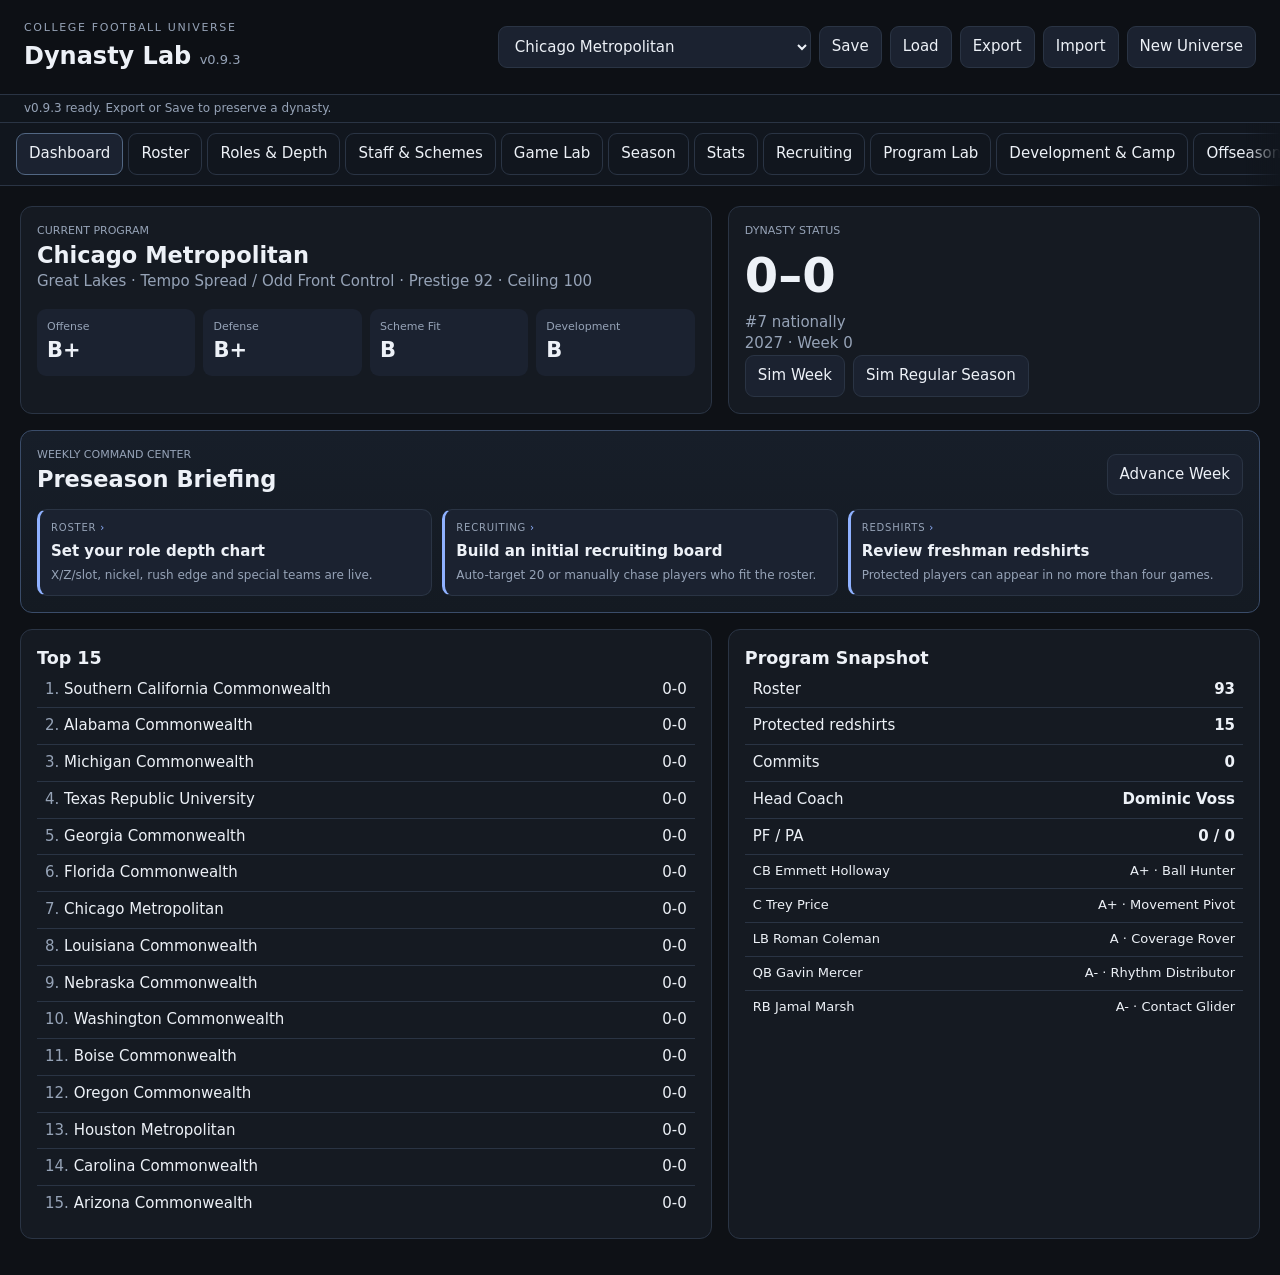
<file: index.html>
<!doctype html><html lang="en"><head><meta charset="utf-8"><meta name="viewport" content="width=device-width,initial-scale=1"><meta name="theme-color" content="#0e1116"><title>Dynasty Lab v0.9.3</title><style>
:root{
  --bg:#0e1116;--panel:#151a22;--panel2:#1b2230;--line:#2a3444;--text:#edf1f7;--muted:#96a3b7;
  --accent:#d6e2ff;--accent2:#8fb1ff;--good:#77d6a3;--warn:#f3ca78;--bad:#ef8f92;
}
*{box-sizing:border-box}body{margin:0;background:var(--bg);color:var(--text);font:15px/1.45 Inter,ui-sans-serif,system-ui,-apple-system,BlinkMacSystemFont,"Segoe UI",sans-serif}
button,select{font:inherit}.topbar{display:flex;justify-content:space-between;gap:16px;align-items:center;padding:20px 24px;border-bottom:1px solid var(--line);position:sticky;top:0;background:rgba(14,17,22,.96);z-index:10}
h1,h2,h3{margin:0}h1{font-size:24px}h1 span{font-size:13px;color:var(--muted);font-weight:500}.eyebrow{font-size:11px;letter-spacing:.15em;color:var(--muted);margin-bottom:3px}
.header-actions,.button-row{display:flex;gap:8px;flex-wrap:wrap}button,select{background:var(--panel2);color:var(--text);border:1px solid var(--line);border-radius:9px;padding:9px 12px}button{cursor:pointer}button:hover{border-color:#4d6080}button:disabled{opacity:.4;cursor:not-allowed}
.tabs{display:flex;gap:5px;padding:10px 16px;border-bottom:1px solid var(--line);overflow:auto;background:#11161e}.tabs button{white-space:nowrap;background:transparent}.tabs button.active{background:var(--panel2);border-color:#526783}
main{max-width:1280px;margin:auto;padding:20px}.tab{display:none}.tab.active{display:block}.panel{min-width:0}.card{background:var(--panel);border:1px solid var(--line);border-radius:12px;padding:16px;margin-bottom:16px}
.hero-grid,.two-col{display:grid;grid-template-columns:1.3fr 1fr;gap:16px}.metric-grid{display:grid;grid-template-columns:repeat(4,minmax(0,1fr));gap:8px;margin-top:16px}.metric{background:var(--panel2);border-radius:9px;padding:10px}.metric .v{font-size:21px;font-weight:700}.small{font-size:11px}.muted{color:var(--muted)}.big{font-size:48px;font-weight:800;line-height:1.1;margin:10px 0}.section-head{display:flex;justify-content:space-between;gap:16px;align-items:end;margin-bottom:14px}
.table-wrap{overflow:auto;border:1px solid var(--line);border-radius:12px;background:var(--panel)}table{border-collapse:collapse;width:100%;min-width:820px}th,td{padding:9px 10px;border-bottom:1px solid var(--line);text-align:left}th{font-size:11px;text-transform:uppercase;letter-spacing:.06em;color:var(--muted);position:sticky;top:0;background:var(--panel2)}td.num{text-align:right}.pill{display:inline-block;padding:2px 7px;border:1px solid var(--line);border-radius:999px;font-size:11px}.good{color:var(--good)}.warn{color:var(--warn)}.bad{color:var(--bad)}.rankrow,.resultrow,.historyrow,.lineitem{display:flex;justify-content:space-between;gap:10px;padding:7px 8px;border-bottom:1px solid var(--line)}.rankrow:last-child,.resultrow:last-child,.historyrow:last-child,.lineitem:last-child{border-bottom:0}.rank{width:26px;color:var(--muted)}.strong{font-weight:700}.compact{font-size:13px}.champ{border-left:3px solid var(--good)}.upset{border-left:3px solid var(--warn)}.target{background:rgba(143,177,255,.08)}
@media(max-width:760px){.topbar{align-items:flex-start;flex-direction:column}.hero-grid,.two-col{grid-template-columns:1fr}.metric-grid{grid-template-columns:repeat(2,1fr)}main{padding:14px}.section-head{align-items:flex-start;flex-direction:column}.big{font-size:38px}}
.save-status{padding:5px 24px;border-bottom:1px solid var(--line);font-size:12px;background:#10151c}
.editor-grid{display:grid;grid-template-columns:repeat(4,minmax(0,1fr));gap:12px;align-items:end}.editor-grid label{display:flex;flex-direction:column;gap:5px;color:var(--muted);font-size:12px}.editor-grid input,.editor-grid select{width:100%;background:var(--panel2);color:var(--text);border:1px solid var(--line);border-radius:9px;padding:9px 10px;font:inherit}.playlog{max-height:460px;overflow:auto}.playline{padding:8px 9px;border-bottom:1px solid var(--line)}.coach-card{padding:10px 0;border-bottom:1px solid var(--line)}.coach-card:last-child{border-bottom:0}.scheme-badge{display:inline-block;border:1px solid var(--line);background:var(--panel2);padding:4px 8px;border-radius:999px;margin:3px 4px 3px 0}.bar{height:7px;background:#253043;border-radius:999px;overflow:hidden;margin-top:5px}.bar>span{display:block;height:100%;background:var(--accent2)}
@media(max-width:900px){.editor-grid{grid-template-columns:repeat(2,minmax(0,1fr))}}
@media(max-width:520px){.editor-grid{grid-template-columns:1fr}.header-actions{width:100%}.header-actions select{flex:1;min-width:180px}}

.player-button{appearance:none;background:transparent;border:0;padding:0;color:var(--text);font-weight:700;text-align:left;cursor:pointer;text-decoration:underline;text-decoration-color:transparent;text-underline-offset:3px}
.player-button:hover,.player-button:focus{text-decoration-color:var(--accent2);outline:none}
.health-ok{color:var(--good)}.health-warn{color:var(--warn)}.health-out{color:var(--bad)}
.depth-grid{display:grid;grid-template-columns:repeat(3,minmax(0,1fr));gap:12px}
.depth-card{background:var(--panel);border:1px solid var(--line);border-radius:12px;padding:13px;min-width:0}
.depth-card select{width:100%;margin-top:8px}
.depth-list{margin-top:8px;font-size:13px;color:var(--muted)}
.depth-list div{padding:4px 0;border-top:1px solid var(--line)}
.player-dialog{width:min(760px,calc(100% - 24px));max-height:88%;border:1px solid var(--line);border-radius:14px;background:var(--panel);color:var(--text);padding:0}
.player-dialog::backdrop{background:rgba(0,0,0,.72)}
.dialog-shell{padding:18px;margin:0}.dialog-head{display:flex;justify-content:space-between;gap:16px;align-items:flex-start;border-bottom:1px solid var(--line);padding-bottom:12px;margin-bottom:12px}
.dialog-close{flex:0 0 auto}.profile-grid{display:grid;grid-template-columns:repeat(4,minmax(0,1fr));gap:8px;margin:12px 0}.profile-stat{background:var(--panel2);padding:9px;border-radius:8px}
.profile-stat .v{font-weight:750;font-size:18px}.timeline{border-left:2px solid var(--line);padding-left:12px;margin-left:5px}.timeline-row{padding:7px 0}
.wide-input{width:100%;background:var(--panel2);color:var(--text);border:1px solid var(--line);border-radius:9px;padding:11px;font:inherit}
.archive-results{margin-top:10px}.injury-note{border-left:3px solid var(--warn);padding:8px 10px;background:rgba(243,202,120,.07);border-radius:6px}
.pipeline-bar{display:inline-flex;align-items:center;gap:5px}.pipeline-dot{display:inline-block;width:7px;height:7px;border-radius:50%;background:var(--accent2)}
@media(max-width:900px){.depth-grid{grid-template-columns:repeat(2,minmax(0,1fr))}.profile-grid{grid-template-columns:repeat(2,minmax(0,1fr))}}
@media(max-width:560px){.depth-grid{grid-template-columns:1fr}.player-dialog{width:calc(100% - 14px)}.dialog-shell{padding:13px}.profile-grid{grid-template-columns:repeat(2,minmax(0,1fr))}}

.role-depth-grid{grid-template-columns:repeat(3,minmax(0,1fr))}.role-card .role-side{font-size:10px;text-transform:uppercase;letter-spacing:.08em;color:var(--muted)}
.rs-button{min-width:76px;padding:5px 8px;font-size:12px}.rs-active{border-color:var(--warn);color:var(--warn)}.rs-used{opacity:.65}.record-value{font-variant-numeric:tabular-nums;font-weight:750}.award-card{padding:9px 0;border-bottom:1px solid var(--line)}.award-card:last-child{border-bottom:0}.draft-round{display:inline-block;min-width:42px;font-weight:800}.role-note{font-size:11px;color:var(--muted);margin-top:5px}.record-group{margin-bottom:14px}.record-group h4{margin:0 0 5px;font-size:12px;color:var(--muted);text-transform:uppercase;letter-spacing:.07em}
@media(max-width:980px){.role-depth-grid{grid-template-columns:repeat(2,minmax(0,1fr))}}@media(max-width:620px){.role-depth-grid{grid-template-columns:1fr}}

.command-center{border-color:#3a4c69;background:linear-gradient(180deg,#171e29,#141a22)}
.hub-grid{display:grid;grid-template-columns:repeat(3,minmax(0,1fr));gap:10px}.hub-item{background:var(--panel2);border:1px solid var(--line);border-radius:10px;padding:11px;min-height:86px}.hub-item.action{border-left:3px solid var(--accent2)}.hub-item.alert{border-left:3px solid var(--warn)}.hub-item.good-news{border-left:3px solid var(--good)}.hub-item.bad-news{border-left:3px solid var(--bad)}.hub-kicker{font-size:10px;text-transform:uppercase;letter-spacing:.08em;color:var(--muted);margin-bottom:5px}.hub-main{font-weight:700}.hub-sub{font-size:12px;color:var(--muted);margin-top:4px}.hub-item.hub-link{cursor:pointer}.hub-item.hub-link:hover,.hub-item.hub-link:focus-visible{background:var(--panel);outline:1px solid var(--accent2)}.hub-item.hub-link .hub-kicker::after{content:' ›';color:var(--accent2)}.stats-grid{display:grid;grid-template-columns:repeat(2,minmax(0,1fr));gap:16px}.leader-row{display:grid;grid-template-columns:30px minmax(0,1fr) auto;gap:8px;padding:7px 5px;border-bottom:1px solid var(--line);align-items:center}.leader-row:last-child{border-bottom:0}.leader-val{font-variant-numeric:tabular-nums;font-weight:700}.trend-up{color:var(--good)}.trend-down{color:var(--bad)}.trend-flat{color:var(--muted)}.battle-card{border-bottom:1px solid var(--line);padding:10px 0}.battle-card:last-child{border-bottom:0}.battle-schools{display:flex;gap:5px;flex-wrap:wrap;margin-top:6px}.battle-school{font-size:11px;padding:3px 7px;border:1px solid var(--line);border-radius:999px}.pitch-positive{color:var(--good)}.pitch-negative{color:var(--bad)}.pitch-neutral{color:var(--muted)}
@media(max-width:900px){.hub-grid{grid-template-columns:repeat(2,minmax(0,1fr))}.stats-grid{grid-template-columns:1fr}}@media(max-width:560px){.hub-grid{grid-template-columns:1fr}}

/* v0.8 development & camp */
.camp-phase{margin-top:12px;padding:11px;border:1px solid var(--line);border-radius:9px;background:var(--panel2)}
.stack-label{display:grid;gap:6px;margin:8px 0}.position-change-grid{display:grid;grid-template-columns:1.5fr 1fr auto;gap:8px;align-items:center}
.dev-confidence{display:inline-flex;align-items:center;gap:6px}.confidence-meter{display:inline-block;width:54px;height:6px;background:#273244;border-radius:9px;overflow:hidden;vertical-align:middle}.confidence-meter>i{display:block;height:100%;background:var(--accent2);border-radius:9px}
.camp-battle{padding:10px 0;border-bottom:1px solid var(--line)}.camp-battle:last-child{border-bottom:0}.battle-head{display:flex;justify-content:space-between;gap:10px;align-items:center}.battle-candidates{margin-top:6px;display:grid;gap:4px}.battle-candidate{display:flex;justify-content:space-between;gap:10px;font-size:13px}.staff-rec{color:var(--good)}
.dev-rise{color:var(--good)}.dev-fall{color:var(--bad)}.dev-flat{color:var(--muted)}.transition-tag{color:var(--warn)}
.training-focus{min-width:145px}.camp-disabled{opacity:.55}.staff-note{max-width:300px}.scout-range{white-space:nowrap}.growth-arrow{font-weight:800}
@media(max-width:700px){.position-change-grid{grid-template-columns:1fr}.position-change-grid button{width:100%}.staff-note{max-width:none}}

/* v0.8.1 mobile: an eleven-column roster table showed five columns on a phone
   and hid the ratings behind a horizontal scroll. Below 700px each row becomes
   a card with its column names inline. */
@media(max-width:700px){
  .stacked-table table{min-width:0;width:100%}
  .stacked-table thead{position:absolute;width:1px;height:1px;overflow:hidden;clip:rect(0 0 0 0);white-space:nowrap}
  .stacked-table tr{display:grid;grid-template-columns:minmax(0,1fr) minmax(0,1fr);gap:2px 10px;padding:11px 12px;border-bottom:1px solid var(--line)}
  .stacked-table tr:last-child{border-bottom:0}
  .stacked-table td{display:flex;justify-content:space-between;align-items:baseline;gap:8px;border:0;padding:2px 0;min-width:0}
  .stacked-table td::before{content:attr(data-label);font-size:10px;text-transform:uppercase;letter-spacing:.06em;color:var(--muted);flex:0 0 auto}
  .stacked-table td[data-label="Player"]{grid-column:1/-1;display:block;margin-bottom:5px}
  .stacked-table td[data-label="Player"]::before{display:none}
  .stacked-table td[data-label="Style"]{grid-column:1/-1;display:block}
  .stacked-table td[data-label="Style"]::before{display:block;margin-bottom:3px}
  .stacked-table td[data-label="Staff Note"],.stacked-table td[data-label="Hometown / HS"]{grid-column:1/-1}
  .stacked-table .table-wrap,.stacked-table{overflow:visible}
  .stacked-table td>span,.stacked-table td>.pill{text-align:right;min-width:0}
}

/* The tab strip scrolls horizontally with no hint that it does. Fade the right
   edge so the off-screen tabs are discoverable. */
.tabs{position:relative;-webkit-overflow-scrolling:touch;scrollbar-width:none}
.tabs::-webkit-scrollbar{display:none}
.tabs-shell{position:relative}
.tabs-shell::after{content:"";position:absolute;top:0;right:0;bottom:0;width:34px;pointer-events:none;background:linear-gradient(90deg,rgba(17,22,30,0),#11161e)}

.game-dialog{width:min(1050px,96vw);max-width:96vw;box-sizing:border-box}.game-dialog .dialog-shell{min-width:0}.game-dialog h2{font-size:24px;overflow-wrap:anywhere}.game-dialog h3{margin:20px 0 10px}.game-dialog h4{margin:16px 0 8px}.game-table{max-width:100%;margin:10px 0}.game-table table{min-width:520px}.game-link{text-align:left;font-size:12px}.game-dialog .active{border-color:var(--good);color:var(--good)}#gameHistoryYear{margin:12px 0}@media(max-width:600px){.game-dialog .dialog-shell{padding:12px}.game-dialog h2{font-size:19px}.game-dialog .dialog-head{gap:8px}#gameTabs{gap:4px}#gameTabs button{padding:8px;font-size:12px}}

/* v0.9.3 player portraits. Canvases are painted after markup lands, so they
   need a reserved box to avoid reflowing the row on first paint. */
.portrait{display:block;border-radius:8px;background:var(--panel2);flex:0 0 auto}
.portrait-list{width:44px;height:44px}
.portrait-profile{width:112px;height:112px;border-radius:12px}
.player-cell{display:flex;align-items:center;gap:10px;min-width:0}
.player-cell-text{min-width:0}
.dialog-identity{display:flex;align-items:flex-start;gap:14px;min-width:0}
.dialog-portrait{flex:0 0 auto}
@media(max-width:700px){
  .stacked-table .player-cell{align-items:center}
  .portrait-profile{width:88px;height:88px}
}
</style></head><body>
<div id="app">
  <header class="topbar">
    <div>
      <div class="eyebrow">COLLEGE FOOTBALL UNIVERSE</div>
      <h1>Dynasty Lab <span data-app-version>v0.9.3</span></h1>
    </div>
    <div class="header-actions">
      <select id="userTeam" aria-label="Controlled program"></select>
      <button id="saveBrowser">Save</button>
      <button id="loadBrowser">Load</button>
      <button id="exportSave">Export</button>
      <button id="importSave">Import</button>
      <input id="importFile" type="file" accept="application/json,.json" hidden>
      <button id="newUniverse">New Universe</button>
    </div>
  </header>
  <div id="saveStatus" class="save-status muted">No save loaded.</div>

  <div class="tabs-shell">
  <nav class="tabs">
    <button data-tab="dashboard" class="active">Dashboard</button>
    <button data-tab="roster">Roster</button>
    <button data-tab="depth">Roles & Depth</button>
    <button data-tab="staff">Staff & Schemes</button>
    <button data-tab="gamelab">Game Lab</button>
    <button data-tab="season">Season</button>
    <button data-tab="stats">Stats</button>
    <button data-tab="recruiting">Recruiting</button>
    <button data-tab="program">Program Lab</button>
    <button data-tab="development">Development & Camp</button>
    <button data-tab="offseason">Offseason</button>
    <button data-tab="records">Awards & Records</button>
    <button data-tab="history">History</button>
  </nav>
  </div>

  <main>
    <section id="dashboard" class="panel tab active">
      <div class="hero-grid">
        <div class="card">
          <div class="small muted">CURRENT PROGRAM</div>
          <h2 id="teamName">—</h2>
          <div id="teamMeta" class="muted">—</div>
          <div class="metric-grid" id="teamMetrics"></div>
        </div>
        <div class="card">
          <div class="small muted">DYNASTY STATUS</div>
          <div class="big" id="recordBig">0–0</div>
          <div id="rankLine" class="muted">Preseason</div>
          <div id="weekLine" class="muted">2027 · Week 0</div>
          <div class="button-row">
            <button id="simWeek">Sim Week</button>
            <button id="simSeason">Sim Regular Season</button>
          </div>
        </div>
      </div>
      <div class="card command-center">
        <div class="section-head"><div><div class="small muted">WEEKLY COMMAND CENTER</div><h2 id="hubTitle">Preseason Briefing</h2></div><button id="hubAdvance">Advance Week</button></div>
        <div id="weeklyHub" class="hub-grid"></div>
      </div>
      <div class="two-col">
        <div class="card"><h3>Top 15</h3><div id="top15"></div></div>
        <div class="card"><h3>Program Snapshot</h3><div id="snapshot"></div></div>
      </div>
    </section>

    <section id="roster" class="panel tab stacked-table">
      <div class="section-head">
        <div><h2>Roster</h2><div class="muted">Displayed grades are staff estimates. True talent, growth and some personality traits remain hidden.</div></div>
        <select id="positionFilter"><option value="ALL">All positions</option></select>
      </div>
      <div class="table-wrap"><table><thead><tr>
        <th>Player</th><th>Pos</th><th>Elig</th><th>Redshirt</th><th>Ht/Wt</th><th>Style</th><th>Current</th><th>Upside</th><th>Scheme Fit</th><th>Health</th><th>Morale</th>
      </tr></thead><tbody id="rosterBody"></tbody></table></div>
    </section>


    <section id="depth" class="panel tab">
      <div class="section-head">
        <div><h2>Football Roles & Personnel Packages</h2><div class="muted">Set real roles — X/Z/slot, third-down back, rush edge, nickel, box safety, returners and more. Injured or protected redshirt players automatically fall to the next option.</div></div>
        <button id="autoDepth">Auto-Set Role Fits</button>
      </div>
      <div class="two-col">
        <div class="card"><h3>Offensive Identity</h3><div id="offPackages"></div></div>
        <div class="card"><h3>Defensive Identity</h3><div id="defPackages"></div></div>
      </div>
      <div id="depthGrid" class="depth-grid role-depth-grid"></div>
    </section>

    <section id="staff" class="panel tab">
      <div class="section-head"><div><h2>Staff & Schemes</h2><div class="muted">Coaches affect evaluation, recruiting, development, play calling and how efficiently the roster fits the system.</div></div></div>
      <div class="two-col">
        <div class="card"><h3>Coaching Staff</h3><div id="staffList"></div></div>
        <div class="card"><h3>Scheme Identity</h3><div id="schemeCard"></div></div>
      </div>
      <div class="card"><h3>Scheme-Fit Leaders</h3><div id="schemeFitLeaders"></div></div>
    </section>

    <section id="gamelab" class="panel tab">
      <div class="section-head">
        <div><h2>Game Lab</h2><div class="muted">Your next regular-season game can run through the richer roster-driven drive/play engine while the rest of the country fast-sims.</div></div>
        <button id="simDetailedGame">Sim My Next Game Detailed</button>
      </div>
      <div class="card" id="nextGameCard"></div>
      <div class="two-col">
        <div class="card"><h3>Detailed Box</h3><div id="detailedBox" class="muted">No detailed game simulated yet.</div></div>
        <div class="card"><h3>Key Matchups</h3><div id="keyMatchups" class="muted">Select a program with an upcoming game.</div></div>
      </div>
      <div class="card"><h3>Drive / Play Log</h3><div id="detailedLog" class="playlog muted">No detailed game simulated yet.</div></div>
    </section>

    <section id="season" class="panel tab">
      <div class="section-head">
        <div><h2>Season</h2><div id="seasonPhase" class="muted">2027 Regular Season</div></div>
        <div class="button-row">
          <button id="seasonWeek">Sim Week</button>
          <button id="simConf" disabled>Conference Championships</button>
          <button id="simPlayoff" disabled>Sim 16-Team Playoff</button>
        </div>
      </div>
      <div class="two-col">
        <div class="card"><h3>Conference Standings</h3><div id="confStandings"></div></div>
        <div class="card"><h3>Latest Results</h3><div id="latestResults"></div></div>
      </div>
      <div class="card"><h3>Team Schedule</h3><div id="teamSchedule"></div></div>
    </section>


    <section id="stats" class="panel tab">
      <div class="section-head"><div><h2>Statistics Center</h2><div class="muted">Production now comes from role usage and game context, not a single starter stat dump.</div></div><select id="statsScope"><option value="national">National</option><option value="team">My Program</option></select></div>
      <div class="stats-grid">
        <div class="card"><h3>Passing Leaders</h3><div id="passingLeaders"></div></div>
        <div class="card"><h3>Rushing Leaders</h3><div id="rushingLeaders"></div></div>
        <div class="card"><h3>Receiving Leaders</h3><div id="receivingLeaders"></div></div>
        <div class="card"><h3>Defensive Leaders</h3><div id="defensiveLeaders"></div></div>
      </div>
      <div class="card"><h3 id="teamStatHeading">Program Production</h3><div id="teamStatTable"></div></div>
    </section>

    <section id="recruiting" class="panel tab stacked-table">
      <div class="section-head">
        <div><h2>Recruiting Board</h2><div class="muted">Each recruit now has a region and a major priority. Visits, coaching, scheme, NIL, development and program trajectory influence the race.</div></div>
        <button id="autoTarget">Auto-Target 20</button>
      </div>
      <div class="card" id="classSummary"></div>
      <div class="card"><h3>Active Recruiting Battles</h3><div id="recruitBattleBoard"></div></div>
      <div class="table-wrap"><table><thead><tr>
        <th>Recruit</th><th>Pos</th><th>Rank</th><th>Stars</th><th>Hometown / HS</th><th>Miles</th><th>Priority</th><th>Scout</th><th>Interest</th><th>Trend</th><th>Leader</th><th>Visit</th><th>Promise</th><th></th>
      </tr></thead><tbody id="recruitBody"></tbody></table></div>
    </section>

    <section id="program" class="panel tab">
      <div class="section-head"><div><h2>Program Lab</h2><div class="muted">Edit the controlled fictional school in place. This is the first version of Create-a-School / universe editing.</div></div></div>
      <div class="card editor-grid">
        <label>School name<input id="editName" type="text"></label>
        <label>Conference (fixed in v0.4)<select id="editConference" disabled></select></label>
        <label>Prestige<input id="editPrestige" type="number" min="1" max="100"></label>
        <label>Resources<input id="editResources" type="number" min="1" max="100"></label>
        <label>NIL<input id="editNil" type="number" min="1" max="100"></label>
        <label>Development<input id="editDevelopment" type="number" min="1" max="100"></label>
        <label>Facilities<input id="editFacilities" type="number" min="1" max="100"></label>
        <label>Academics<input id="editAcademics" type="number" min="1" max="100"></label>
        <button id="applyProgramEdit">Apply Program Changes</button>
      </div>
      <div class="card"><h3>Institutional DNA</h3><div id="programDNA"></div></div>
    </section>

    <section id="development" class="panel tab stacked-table">
      <div class="section-head">
        <div><h2>Development & Camp</h2><div class="muted">Training influences outcomes; it does not guarantee them. Growth curves, body maturation and true talent remain partially hidden.</div></div>
        <div class="button-row"><button id="runSpringCamp">Run Spring Development</button><button id="runFallCamp">Run Fall Camp</button><button id="applyCampWinners">Use Staff Recommendations</button></div>
      </div>
      <div class="two-col">
        <div class="card">
          <h3>Program Training Plan</h3>
          <label class="stack-label">Team emphasis<select id="teamTrainingFocus"></select></label>
          <div id="trainingImpact" class="compact muted"></div>
          <div id="campPhaseCard" class="camp-phase"></div>
        </div>
        <div class="card">
          <h3>Scouting & Development Read</h3>
          <div id="developmentSummary"></div>
        </div>
      </div>
      <div class="card">
        <div class="section-head"><div><h3>Position Change Planner</h3><div class="muted">A position change can unlock a better role, but unfamiliarity temporarily suppresses role fit.</div></div></div>
        <div class="position-change-grid">
          <select id="positionChangePlayer"></select>
          <select id="positionChangeTarget"></select>
          <button id="applyPositionChange">Change Position</button>
        </div>
        <div id="positionChangePreview" class="compact muted"></div>
      </div>
      <div class="card">
        <div class="section-head"><div><h3>Individual Training Plans</h3><div class="muted">Young players and transition projects benefit most, but every focus has tradeoffs.</div></div></div>
        <div class="table-wrap"><table><thead><tr><th>Player</th><th>Elig</th><th>Current Read</th><th>Potential Read</th><th>Body</th><th>Focus</th><th>Staff Note</th></tr></thead><tbody id="trainingBody"></tbody></table></div>
      </div>
      <div class="two-col">
        <div class="card"><h3>Camp Risers & Fallers</h3><div id="campReport" class="muted">Complete the season to begin offseason development.</div></div>
        <div class="card"><h3>Position Battles</h3><div id="campBattles" class="muted">Fall camp will identify the closest battles.</div></div>
      </div>
    </section>

    <section id="offseason" class="panel tab">
      <div class="section-head">
        <div><h2>Offseason Lab</h2><div class="muted">After spring development and fall camp, finalize graduation, transfers, draft decisions, coaching movement and the incoming class.</div></div>
        <button id="runOffseason" disabled>Finalize Offseason & Advance Year</button>
      </div>
      <div class="two-col">
        <div class="card"><h3>Transfer Watch</h3><div id="transferWatch"></div></div>
        <div class="card"><h3>Development Candidates</h3><div id="developmentWatch"></div></div>
      </div>
      <div class="card"><h3>Offseason Report</h3><div id="offseasonReport" class="muted">Complete the season first.</div></div>
      <div class="card"><h3>Carousel / Transfer Log</h3><div id="movementLog" class="muted">No offseason movement yet.</div></div>
    </section>


    <section id="records" class="panel tab">
      <div class="section-head"><div><h2>Awards, Records & Draft</h2><div class="muted">Season honors, record books and draft outcomes are preserved permanently.</div></div></div>
      <div class="two-col">
        <div class="card"><h3 id="awardsHeading">Awards Watch</h3><div id="awardsBoard"></div></div>
        <div class="card"><h3>Recent Draft Results</h3><div id="draftBoard"></div></div>
      </div>
      <div class="two-col">
        <div class="card"><h3>National Record Book</h3><div id="nationalRecords"></div></div>
        <div class="card"><h3 id="schoolRecordsHeading">Program Records</h3><div id="schoolRecords"></div></div>
      </div>
    </section>

    <section id="history" class="panel tab">
      <div class="section-head"><div><h2>History</h2><div class="muted">Season snapshots, champions and major movement survive year advancement and save/export.</div></div></div>
      <div class="card">
        <div class="section-head"><div><h3>Player Archive</h3><div class="muted">Search active and retired players preserved by the dynasty database.</div></div></div>
        <input id="archiveSearch" class="wide-input" type="search" placeholder="Search player name">
        <div id="archiveResults" class="archive-results muted">Type a name to search.</div>
      </div>
      <div class="card"><h3>Game archive · selected school</h3><label>Season <select id="gameHistoryYear" aria-label="Game archive season"></select></label><div id="gameHistoryList"></div></div><div id="historyLog"></div>
    </section>
  </main>
</div>

<dialog id="playerDialog" class="player-dialog">
  <form method="dialog" class="dialog-shell">
    <div class="dialog-head">
      <div class="dialog-identity"><div id="playerDialogPortrait" class="dialog-portrait"></div><div><div id="playerDialogKicker" class="eyebrow">PLAYER PROFILE</div><h2 id="playerDialogName">Player</h2><div id="playerDialogMeta" class="muted"></div></div></div>
      <button class="dialog-close" value="close" aria-label="Close player profile">Close</button>
    </div>
    <div id="playerDialogBody"></div>
  </form>
</dialog>


<dialog id="recruitDialog" class="player-dialog">
  <form method="dialog" class="dialog-shell">
    <div class="dialog-head"><div><div class="eyebrow">RECRUIT PROFILE</div><h2 id="recruitDialogName">Recruit</h2><div id="recruitDialogMeta" class="muted"></div></div><button class="dialog-close" value="close">Close</button></div>
    <div id="recruitDialogBody"></div>
  </form>
</dialog>


<dialog id="gameDialog" class="player-dialog game-dialog" aria-labelledby="gameDialogName">
 <form method="dialog" class="dialog-shell">
  <div class="dialog-head"><div><div class="eyebrow">GAME CENTER</div><h2 id="gameDialogName"></h2></div><button class="dialog-close" aria-label="Close Game Center">Close</button></div>
  <p id="gameDialogMeta" class="muted"></p><p id="gamePregame" class="muted"></p>
  <div id="gameTabs" class="button-row" aria-label="Game Center sections">
   <button type="button" data-game-tab="Summary">Summary</button><button type="button" data-game-tab="Box Score">Box Score</button><button type="button" data-game-tab="Drives">Drives</button><button type="button" data-game-tab="Play-by-Play">Play-by-Play</button>
  </div><div id="gameDialogBody"></div>
 </form>
</dialog>
<script>/* Dynasty Portraits v1 FROZEN: pure identity/appearance derivation and Canvas 2D rendering. Incompatible visual changes require a new portrait version. */
(function(root, factory) {
  const api = factory();
  if (typeof module === 'object' && module.exports) module.exports = api;
  else root.DynastyPortraits = api;
})(typeof window !== 'undefined' ? window : this, function() {
  'use strict';
  const VERSION = 1;
  const VERSION_STATUS = 'frozen';
  const V1_FREEZE_ID = '2026-09-03-body-qc-freeze';
  const HAIR = ['Buzz cut','Crew cut','High fade','Side part','Swept back','Wavy crop','Short curls','Curly top','Afro','High top','Short twists','Short locs','Long locs','Braids','Cornrows','Mullet','Shag','Long waves','Bald','Mohawk','Flat top','Center part','Loose curls','Taper fade'];
  const BEARDS = ['Clean shaven','Stubble','Mustache','Goatee','Chin beard','Short beard','Full beard'];
  const SKIN = ['#f2c9a4','#e7b48d','#dca17a','#ca8a61','#b97850','#a96843','#945637','#80472e','#6b3928','#542d22'];
  const HAIR_COLORS = ['#171a1c','#28211e','#402b20','#65412a','#936037','#b88b4e','#ddbd78','#853e28'];
  const RARE_TRAITS = ['None','Eyebrow cut','Cheek scar','Widow’s peak','Prominent ears','Heavy brows','Sparse beard','Dense beard','Beauty mark'];
  const BODY_ARCHETYPES = Object.freeze({
    QB:Object.freeze({label:'Quarterback',shoulders:0,neck:0,pad:0,sleeve:0,trap:0,torso:0}),
    RB:Object.freeze({label:'Running back',shoulders:4,neck:3,pad:2,sleeve:1,trap:2,torso:3}),
    WR:Object.freeze({label:'Wide receiver',shoulders:-3,neck:-1,pad:-1,sleeve:-1,trap:-1,torso:-2}),
    TE:Object.freeze({label:'Tight end',shoulders:4,neck:2,pad:2,sleeve:2,trap:3,torso:3}),
    OL:Object.freeze({label:'Offensive line',shoulders:9,neck:6,pad:5,sleeve:4,trap:5,torso:7}),
    EDGE:Object.freeze({label:'Edge',shoulders:5,neck:3,pad:3,sleeve:2,trap:3,torso:4}),
    DT:Object.freeze({label:'Defensive tackle',shoulders:9,neck:6,pad:5,sleeve:4,trap:5,torso:6}),
    LB:Object.freeze({label:'Linebacker',shoulders:4,neck:3,pad:2,sleeve:2,trap:3,torso:3}),
    CB:Object.freeze({label:'Cornerback',shoulders:-4,neck:-1,pad:-1,sleeve:-1,trap:-2,torso:-3}),
    S:Object.freeze({label:'Safety',shoulders:-1,neck:0,pad:0,sleeve:0,trap:0,torso:-1}),
    ATH:Object.freeze({label:'Athlete',shoulders:0,neck:0,pad:0,sleeve:0,trap:0,torso:0})
  });

  const CAREER_HAIR_GROW = Object.freeze([
    [1,2,23],[2,3,5,23],[7,23],[4,21],[17,21],[6,16],[7,22],[8,22],[8],[8],[11,14],[12],[12],[12,13],[13],[16],[17],[17],[0],[19],[9],[17],[8,16],[1,2,6]
  ]);
  const CAREER_HAIR_TRIM = Object.freeze([
    [18,0],[0,23],[0,1,23],[1,2],[3],[2,23],[2,23],[6,2],[7,6],[2,20],[2,23],[10],[11,13],[14,10],[2,10],[5,1],[5,3],[5,4,16],[18],[2,0],[1,2],[3,4],[7,6],[0,1]
  ]);
  const CAREER_HAIR_RESTYLE = Object.freeze([
    [0,1,2,23],[0,1,2,3,23],[0,1,2,7,19,20,23],[1,3,4,5,21],[3,4,16,17,21],[3,5,6,16,17,22],[2,6,7,22,23],[2,6,7,8,9,22],[6,7,8,9,22],[2,7,8,9,20],[10,11,13,14],[10,11,12,13,14],[11,12,13],[10,11,12,13,14],[2,10,11,13,14],[1,5,15,16],[3,5,15,16,17,21],[4,5,16,17,21],[18,0,1],[0,2,19,20],[1,2,9,19,20],[3,4,16,17,21],[6,7,8,16,22],[0,1,2,6,23]
  ]);
  function deriveCareerGrooming(seed, baseHair, adultBeard, options={}) {
    const stages=6,hairLock=Number.isInteger(options.hair),beardLock=Number.isInteger(options.beard),enabled=options.enabled!==false;
    const hairBase=Math.round(number(hairLock?options.hair:baseHair,0,0,HAIR.length-1));
    const beardAdult=Math.round(number(beardLock?options.beard:adultBeard,0,0,BEARDS.length-1));
    if(!enabled)return Object.freeze(Array.from({length:stages},()=>Object.freeze({hair:hairBase,beard:beardAdult})));
    const r=rng(seed,'career-grooming-v2'),hair=Array(stages).fill(hairBase),beard=Array(stages).fill(0);
    if(hairLock){hair.fill(hairBase);}else{
      const temperament=r(),maxChanges=temperament<.2?0:temperament<.72?1:temperament<.94?2:3;
      const baseChance=temperament<.2?0:temperament<.72?.27:temperament<.94?.39:.5;
      let current=hairBase,changes=0,lastChange=-2;
      for(let stage=1;stage<stages;stage++){
        const seniorBoost=stage===4?.06:stage===5?.12:0;
        const canChange=changes<maxChanges&&stage-lastChange>1;
        if(canChange&&r()<baseChance+seniorBoost){
          const mode=r(),pool=(mode<.42?CAREER_HAIR_GROW[current]:mode<.72?CAREER_HAIR_TRIM[current]:CAREER_HAIR_RESTYLE[current])||[current];
          const candidates=pool.filter(v=>v!==current);
          if(candidates.length){current=candidates[Math.floor(r()*candidates.length)];changes++;lastChange=stage;}
        }
        hair[stage]=current;
      }
    }
    if(beardLock){beard.fill(beardAdult);}else{
      const maturity=number(options.maturity,.5,0,1),target=beardAdult;
      let onset=target===0?99:target===1?2:2+Math.floor(r()*2);
      if(maturity>.72)onset=Math.max(1,onset-1);else if(maturity<.25)onset=Math.min(4,onset+1);
      for(let stage=0;stage<stages;stage++){
        if(stage<onset)beard[stage]=0;
        else if(target===0)beard[stage]=0;
        else if(target===1)beard[stage]=1;
        else if(target===2)beard[stage]=stage===onset?1:2;
        else if(target===3)beard[stage]=stage===onset?1:3;
        else if(target===4)beard[stage]=stage===onset?1:4;
        else if(target===5)beard[stage]=stage===onset?1:5;
        else beard[stage]=stage===onset?1:stage===onset+1?5:6;
      }
      // A rare late-career shave/regrow gives believable change without constantly rerolling facial hair.
      if(target>=2&&r()<.14){const shaveStage=4+Math.floor(r()*2);beard[shaveStage]=r()<.55?0:1;}
    }
    return Object.freeze(hair.map((h,i)=>Object.freeze({hair:h,beard:beard[i]})));
  }
  const clamp = (n,a,b) => Math.min(b,Math.max(a,n));
  const number = (n,f,a,b) => clamp(n === null || n === '' || !Number.isFinite(Number(n)) ? f : Number(n),a,b);
  function hash(value) { let h=2166136261; for(const ch of String(value)){h ^= ch.charCodeAt(0);h=Math.imul(h,16777619);}return h>>>0; }
  function rng(seed, name) {let a=hash(`${VERSION}:${seed}:${name}`);return function(){a=(a+0x6d2b79f5)|0;let t=Math.imul(a^(a>>>15),1|a);t^=t+Math.imul(t^(t>>>7),61|t);return ((t^(t>>>14))>>>0)/4294967296;};}
  function deriveIdentity(seed, version=VERSION) {
    if(version!==VERSION) throw new RangeError('Unsupported portrait version');
    const face=rng(seed,'face'),hair=rng(seed,'hair'),color=rng(seed,'color'),extra=rng(seed,'extras'),accessoryDetail=rng(seed,'accessory-detail'),rare=rng(seed,'rare-traits-v1');
    // Keep the original extras stream call order stable; accessory and rare-trait variants live in their own streams.
    const eyeBlack=extra()<.16,freckles=extra()<.15,headband=extra()<.06;
    const eyeBlackStyle=eyeBlack?1+Math.floor(accessoryDetail()*3):0;
    const headbandStyle=headband?1+Math.floor(accessoryDetail()*2):0;
    const earringStyle=accessoryDetail()<.075?1+Math.floor(accessoryDetail()*3):0;
    const earringTone=Math.floor(accessoryDetail()*2),headbandTone=Math.floor(accessoryDetail()*3);
    // Each distinctive trait is intentionally uncommon. Multiple traits are possible, but naturally rare.
    const beardRoll=rare(),rareTraits=Object.freeze({
      eyebrowCut:rare()<.025,scar:rare()<.015,widowPeak:rare()<.035,prominentEars:rare()<.025,heavyBrows:rare()<.035,
      beardDensity:beardRoll<.02?.68:beardRoll>.98?1.2:1,beautyMark:rare()<.015,side:rare()<.5?-1:1
    });
    return Object.freeze({seed:String(seed),version,shape:Math.floor(face()*6),width:38+face()*9,jaw:25+face()*13,length:64+face()*12,chin:12+face()*11,eyes:13+face()*6,eyeSize:3+face()*2,brow:2+face()*3,nose:4+face()*4,mouth:10+face()*8,ear:5+face()*3,skin:Math.floor(color()*10),hairColor:Math.floor(color()*8),hair:Math.floor(hair()*HAIR.length),beard:Math.floor(hair()*BEARDS.length),maturity:hair(),eyeColor:Math.floor(color()*4),eyeBlack,eyeBlackStyle,freckles,headband,headbandStyle,earringStyle,earringTone,headbandTone,rareTraits});
  }
  function deriveAppearance(identity, player={}, school={}, options={}) {
    const o=options.overrides||{};
    const age=number(player.age,18+number(player.eligibilityUsed,0,0,6),16,40);
    const height=number(player.height,74,62,86),weight=number(player.weight,215,140,400);
    const mass=clamp((weight-175)/175,0,1.25),mature=clamp((age-18)/5,0,1);
    const position=String(player.pos||player.position||'ATH').toUpperCase();
    const body=BODY_ARCHETYPES[position]||BODY_ARCHETYPES.ATH;
    const validColor=(v,f)=>/^#[\da-f]{6}$/i.test(v||'')?v:f;
    const noneRare=()=>({eyebrowCut:false,scar:false,widowPeak:false,prominentEars:false,heavyBrows:false,beardDensity:1,beautyMark:false,side:identity.rareTraits.side||-1});
    const forcedRare=Math.round(number(o.rareTraitStyle,-1,-1,RARE_TRAITS.length-1));
    let rareTraits=o.rareTraits===false?noneRare():{...identity.rareTraits};
    if(forcedRare>=0){rareTraits=noneRare();if(forcedRare===1)rareTraits.eyebrowCut=true;else if(forcedRare===2)rareTraits.scar=true;else if(forcedRare===3)rareTraits.widowPeak=true;else if(forcedRare===4)rareTraits.prominentEars=true;else if(forcedRare===5)rareTraits.heavyBrows=true;else if(forcedRare===6)rareTraits.beardDensity=.68;else if(forcedRare===7)rareTraits.beardDensity=1.2;else if(forcedRare===8)rareTraits.beautyMark=true;}
    rareTraits=Object.freeze(rareTraits);
    return Object.freeze({identity,age,height,weight,mass,mature,position,
      skin:Math.round(number(o.skin,identity.skin,0,9)),hair:Math.round(number(o.hair,identity.hair,0,HAIR.length-1)),
      beard:Math.round(number(o.beard,age<19&&identity.maturity>.35?0:identity.beard,0,BEARDS.length-1)),
      hairColor:Math.round(number(o.hairColor,identity.hairColor,0,7)),
      eyeBlackStyle:o.accessories===false?0:Math.round(number(o.eyeBlackStyle,identity.eyeBlackStyle||0,0,3)),
      headbandStyle:o.accessories===false?0:Math.round(number(o.headbandStyle,identity.headbandStyle||0,0,2)),
      earringStyle:o.accessories===false?0:Math.round(number(o.earringStyle,identity.earringStyle||0,0,3)),
      earringTone:identity.earringTone||0,headbandTone:identity.headbandTone||0,freckles:identity.freckles,rareTraits,
      neck:13+mass*9+mature*2+body.neck*.28,shoulders:76+mass*30+(height-74)*.7+body.shoulders,padRise:3+mass*3+body.pad*.5,sleeveDrop:8+mass*4+body.sleeve*.5,trapRise:body.trap,torsoWidth:40+mass*2.5+body.torso,
      primary:validColor(school.primary,'#174d46'),secondary:validColor(school.secondary,'#ecb45b'),
      number:String(Math.round(number(player.jerseyNumber,12,0,99))),neutral:!!options.neutral,
      background:validColor(options.background,'#263b42')});
  }
  function shade(hex,n){return '#'+hex.slice(1).match(/../g).map(v=>clamp(parseInt(v,16)+n,0,255).toString(16).padStart(2,'0')).join('');}
  // Serializable drawing commands provide stable golden tests independent of browser antialiasing.
  function drawingCommands(a) {
    const out=[],poly=(points,color)=>out.push(['poly',points,color]),ellipse=(x,y,rx,ry,color)=>out.push(['ellipse',x,y,rx,ry,color]);
    const rect=(x,y,w,h,c)=>poly([[x,y],[x+w,y],[x+w,y+h],[x,y+h]],c);
    const f=a.identity,skin=SKIN[a.skin],light=shade(skin,19),shadow=shade(skin,-27),deep=shade(skin,-49),hair=HAIR_COLORS[a.hairColor],hi=shade(hair,[5,6].includes(a.hairColor)?8:17);
    const cx=128,top=49,shapeWidth=[0,3,5,-3,2,-2][f.shape],shapeLength=[0,-6,-2,8,3,6][f.shape];
    const matureJaw=a.mature*1.9,matureChin=a.mature*.8;
    const bottom=top+f.length+19+shapeLength,w=f.width+shapeWidth+(a.mass*3),jaw=f.jaw+[3,7,-2,-3,1,-5][f.shape]+(a.mass*3)+matureJaw,chin=f.chin+[5,6,-2,-1,1,-3][f.shape]+matureChin;
    const yEye=84+(f.length-64)*.25,yNose=yEye+20,yMouth=Math.min(yNose+15,bottom-13);
    const p=(x,y)=>[cx+x,y];
    // Fine facial rendering variation lives in its own stream so the stored identity fields remain stable.
    const faceDetail=rng(f.seed,'face-art');
    const eyeSlant=(faceDetail()-.5)*2.8,baseEyeOpen=3.8+faceDetail()*1.6,eyeOpen=Math.max(3.25,baseEyeOpen-a.mature*.35),browTilt=(faceDetail()-.5)*3.6,browArch=faceDetail()*2.6;
    const browThick=2+faceDetail()*1.35,noseBridge=3.2+faceDetail()*3,noseTip=(faceDetail()-.5)*2.7,noseDrop=(faceDetail()-.5)*3.2,mouthCurve=(faceDetail()-.5)*2.6,lipFull=1.2+faceDetail()*1.9,faceAsym=(faceDetail()-.5)*1.5;
    const cheekSet=(faceDetail()-.5)*5.5,cheekDepth=3+faceDetail()*6,templeDepth=1+faceDetail()*4,browSet=(faceDetail()-.5)*2.6,mouthBias=(faceDetail()-.5)*2.2,philtrum=1.2+faceDetail()*2.4;
    // Expression geometry is rendering-only: it gives each stable identity a more readable resting face without adding mutable player state.
    const eyeStyle=Math.floor(faceDetail()*4),eyeLift=(faceDetail()-.5)*1.3,gazeX=(faceDetail()-.5)*1.25,gazeY=(faceDetail()-.5)*.7,browLift=(faceDetail()-.5)*2.4;
    const mouthMood=(faceDetail()-.5)*3.6,mouthTilt=(faceDetail()-.5)*1.5,mouthScale=.88+faceDetail()*.2,upperLip=.8+faceDetail()*1.2,lowerLip=1.2+faceDetail()*1.8;
    const rt=a.rareTraits||{eyebrowCut:false,scar:false,widowPeak:false,prominentEars:false,heavyBrows:false,beardDensity:1,beautyMark:false,side:-1};
    rect(0,0,256,256,a.background);
    poly([[0,0],[201,0],[62,256],[0,256]],shade(a.background,5));
    ellipse(128,224,106,20,shade(a.background,-9));
    const jersey=a.neutral?'#495862':a.primary,trim=a.neutral?'#a7b7bc':a.secondary,s=a.shoulders,n=a.neck,pad=a.padRise,sleeve=a.sleeveDrop,trap=a.trapRise||0,torso=a.torsoWidth||40,trapY=160-trap;
    // Layered shoulder pads and sleeves give the uniform a football silhouette instead of a generic shirt shape.
    poly([p(-s,181-pad),p(-s-12,256),p(s+12,256),p(s,181-pad),p(44,trapY),p(-44,trapY)],shade(jersey,-19));
    poly([p(-s,181-pad),p(-58,167-pad*.35),p(-39,171),p(-27,202),p(-37,256),p(-s-12,256)],shade(jersey,13));
    poly([p(58,167-pad*.35),p(s,181-pad),p(s+12,256),p(41,256),p(30,203),p(39,171)],shade(jersey,-7));
    poly([p(-torso,171-trap*.16),p(0,182-trap*.08),p(torso,171-trap*.16),p(torso+3,256),p(-torso-1,256)],jersey);
    // Sleeve caps, cuffs and pad highlights stay readable at 48-64 px.
    poly([p(-s,187-pad),p(-59,171-pad*.2),p(-51,180),p(-s-2,198+sleeve*.12)],trim);
    poly([p(59,171-pad*.2),p(s,187-pad),p(s+2,198+sleeve*.12),p(51,180)],trim);
    poly([p(-s-1,193),p(-62,181),p(-59,188+sleeve),p(-s-5,204+sleeve*.45)],shade(jersey,-31));
    poly([p(62,181),p(s+1,193),p(s+5,204+sleeve*.45),p(59,188+sleeve)],shade(jersey,-25));
    poly([p(-s+8,180-pad),p(-57,170-pad*.25),p(-45,174),p(-61,183)],shade(jersey,22));
    poly([p(57,170-pad*.25),p(s-8,180-pad),p(61,183),p(45,174)],shade(jersey,3));
    poly([p(-n,120),p(n,120),p(n+3,165),p(29,172),p(0,193),p(-29,172),p(-n-3,165)],skin);
    poly([p(0,130),p(n,122),p(n+3,165),p(29,172),p(0,185)],shadow);
    poly([p(-n,132),p(n,133),p(n,146),p(0,155),p(-n,148)],deep);
    // Rib-knit collar with a darker inner V gives the neckline more depth.
    poly([p(-36,168),p(-25,167),p(0,185),p(25,167),p(36,168),p(0,202)],trim);
    poly([p(-25,170),p(0,188),p(25,170),p(0,197)],shade(jersey,-37));
    poly([p(-21,173),p(0,189),p(21,173),p(0,194)],shade(trim,-18));
    // Chest planes/folds keep large uniforms from reading as a flat color block.
    poly([p(-torso+1,197-trap*.1),p(-11,207),p(-17,256),p(-torso+4,256)],shade(jersey,7));
    poly([p(torso-1,197-trap*.1),p(13,207),p(19,256),p(torso+1,256)],shade(jersey,-12));
    poly([p(-8,202),p(0,207),p(8,202),p(4,256),p(-4,256)],shade(jersey,-5));
    // Small procedural block numerals, with a dark underlay for cleaner thumbnail readability.
    const digits=['111101101101111','010110010010111','111001111100111','111001111001111','101101111001001','111100111001111','111100111101111','111001001001001','111101111101111','111101111001111'];
    const digitStep=5,digitSpan=20,start=128-(a.number.length*digitSpan-3)/2;
    a.number.split('').forEach((d,i)=>digits[Number(d)].split('').forEach((bit,j)=>{if(bit==='1'){const x=start+i*digitSpan+(j%3)*digitStep,y=212+Math.floor(j/3)*digitStep;rect(x-.8,y-.8,5.8,5.8,shade(jersey,-42));rect(x,y,4.2,4.2,trim);}}));
    // Long styles build their rear silhouette before the face so features stay readable.
    if([12,15,16,17,21].includes(a.hair)){
      const back=rng(f.seed,'hair-back-detail');
      if(a.hair===12){
        for(const side of [-1,1])for(let k=0;k<4;k++){
          const x=side*(w+2+k*3),drop=132+k*8+back()*16,bend=side*(3+back()*5);
          poly([p(x-side*6,60+k*2),p(x,57+k*2),p(x+bend,drop),p(x+bend-side*5,drop+13),p(x-side*5,92)],k%3?hair:hi);
        }
      }else if(a.hair===15){
        poly([p(-w+5,58),p(w-5,57),p(w+8,104),p(w+11,151),p(w-2,169),p(w-10,121),p(-w+10,121),p(-w+2,169),p(-w-11,151),p(-w-8,105)],hair);
        poly([p(-w-5,91),p(-w+3,98),p(-w+1,154),p(-w-6,163)],hi);poly([p(w+4,92),p(w-2,99),p(w-1,154),p(w+6,162)],shade(hair,7));
      }else if(a.hair===16){
        poly([p(-w-3,55),p(w+3,54),p(w+11,102),p(w+7,148),p(w-3,161),p(w-12,123),p(-w+11,127),p(-w+2,162),p(-w-8,145),p(-w-11,96)],hair);
        for(let k=0;k<3;k++){poly([p(-w-4+k*5,87),p(-w-8+k*4,125),p(-w-2+k*3,151)],k%2?hi:hair);poly([p(w+3-k*5,88),p(w+8-k*4,125),p(w+2-k*3,149)],k%2?shade(hair,8):hair);}
      }else if(a.hair===17){
        poly([p(-w-4,53),p(w+4,52),p(w+12,98),p(w+10,151),p(w-1,169),p(w-10,126),p(-w+10,126),p(-w+1,169),p(-w-10,151),p(-w-12,99)],hair);
        for(let k=0;k<3;k++){const y=92+k*18;poly([p(-w-6,y),p(-w+2,y+7),p(-w-3,y+17),p(-w-9,y+10)],hi);poly([p(w+6,y),p(w-2,y+7),p(w+3,y+17),p(w+9,y+10)],shade(hair,8));}
      }else{
        poly([p(-w-5,55),p(-4,42),p(0,49),p(4,42),p(w+5,55),p(w+10,107),p(w+6,153),p(w-2,166),p(w-10,119),p(-w+10,119),p(-w+2,166),p(-w-6,153),p(-w-10,107)],hair);
        poly([p(-w-5,84),p(-w+4,91),p(-w+1,151),p(-w-5,160)],hi);poly([p(w+5,84),p(w-4,91),p(w-1,151),p(w+5,160)],shade(hair,8));
      }
    }
    const earBoost=rt.prominentEars?3.2:0;
    for(const side of [-1,1]){poly([p(side*(w-2),80),p(side*(w+f.ear+earBoost),78),p(side*(w+f.ear+2+earBoost),88),p(side*(w+4+earBoost*.35),105),p(side*(w-1),107)],side<0?skin:shadow);poly([p(side*(w+1),86),p(side*(w+4+earBoost*.45),85),p(side*(w+3+earBoost*.35),98)],deep);}
    const temple=f.shape===1?3:0,cheek=f.shape===2?5:0;
    const outline=[p(-w+10,top),p(w-10,top),p(w,top+15),p(w-temple,101),p(jaw+cheek,bottom-13),p(chin,bottom),p(-chin,bottom),p(-jaw-cheek,bottom-13),p(-w+temple,101),p(-w,top+15)];
    poly(outline,skin);
    poly([p(-w+10,top),p(-9,top+2),p(-18,yEye-7),p(-w+3,yEye+2),p(-w,top+15)],light);
    poly([p(w-10,top),p(w,top+15),p(w-temple,101),p(jaw+cheek,bottom-13),p(chin,bottom),p(7,bottom-1),p(18,104),p(20,top+12)],shadow);
    // Seeded forehead/temple planes make otherwise similar head outlines read differently at 48-64 px.
    poly([p(-w+8,top+5),p(-15,top+3),p(-22,yEye-11+browSet),p(-w+4,90)],shade(skin,Math.round(5-templeDepth)));
    poly([p(w-8,top+5),p(15,top+4),p(24,yEye-10-browSet*.4),p(w-3,92)],shade(skin,Math.round(-12-templeDepth)));
    poly([p(-w+2,101),p(-20,107+cheekSet*.2),p(-14,117),p(-jaw,bottom-13)],shade(skin,-9));
    poly([p(-chin,bottom),p(chin,bottom),p(jaw,bottom-13),p(9,bottom-8),p(-10,bottom-8),p(-jaw,bottom-13)],shade(skin,-16-Math.round(a.mature*4)));
    // Cheek planes add structure without changing permanent identity fields.
    poly([p(-w+4,99+cheekSet*.25),p(-24,103+cheekSet),p(-13,114+cheekSet*.35),p(-jaw+4,bottom-16),p(-18,bottom-22)],shade(skin,Math.round(7-cheekDepth*.35)));
    poly([p(w-4,99-cheekSet*.18),p(25,103-cheekSet*.55),p(14,115-cheekSet*.2),p(jaw-4,bottom-16),p(19,bottom-22)],shade(skin,Math.round(-10-cheekDepth*.65)));
    if(a.mature>.15){
      const ageShade=shade(skin,-18-Math.round(a.mature*9));
      poly([p(-25,yEye+7),p(-11,yEye+9),p(-15,yEye+11+a.mature*2),p(-27,yEye+9)],ageShade);
      poly([p(11,yEye+9),p(25,yEye+7),p(27,yEye+9),p(15,yEye+11+a.mature*2)],ageShade);
      poly([p(-f.nose-5,yNose+8),p(-f.mouth-3,yMouth-5),p(-f.mouth+1,yMouth-3)],shade(skin,-12-Math.round(a.mature*7)));
      poly([p(f.nose+5,yNose+8),p(f.mouth+3,yMouth-5),p(f.mouth-1,yMouth-3)],shade(skin,-18-Math.round(a.mature*7)));
    }
    for(const side of [-1,1]){
      const x=side*f.eyes,offset=side<0?-faceAsym:faceAsym*.45,y=yEye+offset+eyeLift,slant=side*eyeSlant;
      const eyeScale=[1.08,.76,.91,1.18][eyeStyle],localOpen=Math.max(2.6,eyeOpen*eyeScale),eyeInset=[0,.8,.35,-.25][eyeStyle],outerBias=[0,.2,-1.0,.65][eyeStyle]*side;
      poly([p(x-8+eyeInset,y-3-slant*.25),p(x+7-eyeInset,y-3+slant*.25+outerBias*.18),p(x+8-eyeInset,y+3.6+slant*.18+outerBias*.25),p(x-7+eyeInset,y+3.7-slant*.18)],shade(skin,-18));
      poly([p(x-6.8+eyeInset,y-1.15-slant*.18),p(x+6.4-eyeInset,y-1.25+slant*.18+outerBias*.12),p(x+5.45-eyeInset,y+localOpen+outerBias*.22),p(x-5.75+eyeInset,y+localOpen)],'#d9d2bd');
      const iris=['#3b3026','#4e5042','#55606a','#6b4c2f'][f.eyeColor],irisY=y+1.05+gazeY,irisX=x+gazeX;
      ellipse(cx+irisX,irisY,f.eyeSize*.61,Math.max(1.65,localOpen*.43),iris);ellipse(cx+irisX,irisY+.15,1.12,Math.max(1.45,localOpen*.34),'#202429');ellipse(cx+irisX-.6,irisY-1.05,.62,.62,'#eee6d5');
      poly([p(x-7.1+eyeInset,y-1.3-slant*.15),p(x+6.5-eyeInset,y-1.5+slant*.15+outerBias*.1),p(x+5.7-eyeInset,y-.3+slant*.1),p(x-6+eyeInset,y-.15-slant*.1)],deep);
      if(eyeStyle===2)poly([p(x-7,y-2.7),p(x+6,y-3.1+outerBias*.1),p(x+4.8,y-.9),p(x-5.5,y-.65)],shade(skin,-10));
      const browY=y-8-browArch*.45+browSet*.25+browLift-a.mature*.45,browSlope=side*browTilt,effectiveBrowThick=browThick+(rt.heavyBrows?1.6:0);
      poly([p(x-8,browY-browSlope*.35),p(x+6,browY-1+browSlope*.35),p(x+8,browY+effectiveBrowThick+browSlope*.3),p(x-7,browY+effectiveBrowThick-browSlope*.3)],hair);
      if(rt.eyebrowCut&&side===rt.side){const cutX=x+side*4.2,cutTone=side<0?shade(skin,1):shade(skin,-15);poly([p(cutX-1.2,browY-1.2),p(cutX+.4,browY-1),p(cutX+1.8,browY+effectiveBrowThick+1.2),p(cutX+.1,browY+effectiveBrowThick+1.4)],cutTone);}
      if(a.eyeBlackStyle===1){
        poly([p(x-7,y+7.2),p(x+7,y+6.8),p(x+6.2,y+10.1),p(x-6.3,y+10.6)],'#252a2b');
      }else if(a.eyeBlackStyle===2){
        poly([p(x-7,y+7.1),p(x+6.5,y+6.7),p(x+6,y+8.8),p(x-6.5,y+9.2)],'#252a2b');
        poly([p(x-5.5,y+10),p(x+5.3,y+9.7),p(x+4.8,y+11.7),p(x-5,y+12)],'#252a2b');
      }else if(a.eyeBlackStyle===3){
        ellipse(cx+x-.6,y+9.3,7.1,3.05,'#252a2b');
        ellipse(cx+x+3.9*side,y+10.2,3.1,2.25,shade('#252a2b',7));
      }
      if(a.freckles)for(let k=0;k<4;k++)ellipse(cx+x-6+k*4,y+11+(k%2)*2.5,.75,.65,deep);
    }
    if(rt.scar){const side=rt.side||-1,x=side*(f.eyes+10),y=yEye+14,scarTone=side<0?shade(skin,-24):shade(skin,-34);poly([p(x-1.1,y-3.5),p(x+.2,y-4),p(x+4.3*side,y+4.2),p(x+3.1*side,y+4.8)],scarTone);}
    if(rt.beautyMark){const side=rt.side||-1;ellipse(cx+side*(f.eyes+9),yEye+17,1.05,1.05,shade(skin,-58));}
    // A bridge, tip and nostrils make nose-width/length changes much easier to read at roster size.
    const noseY=yNose+noseDrop;
    poly([p(-noseBridge*.35,yEye+3),p(1,yEye+1),p(f.nose*.5,noseY-4),p(1+noseTip,noseY+2),p(-f.nose*.35,noseY-1)],shade(skin,12));
    poly([p(1,yEye+2),p(noseBridge*.55,yEye+5),p(f.nose+2,noseY),p(2+noseTip,noseY+4)],shadow);
    poly([p(-f.nose,noseY+1),p(-2+noseTip*.2,noseY+4),p(4+noseTip*.3,noseY+4),p(f.nose+2,noseY)],deep);
    ellipse(cx-f.nose*.55,noseY+2.8,1.45,.9,shade(skin,-58));ellipse(cx+f.nose*.65,noseY+2.7,1.35,.85,shade(skin,-58));
    const beard=shade(hair,5),beardDeep=shade(hair,-13),beardHi=shade(hair,18),beardDetail=rng(f.seed,'beard-detail');
    const baseBeardDensity=.72+a.mature*.28,beardTrait=rt.beardDensity||1,beardDensity=clamp(baseBeardDensity*beardTrait,.42,1.35);
    if(a.beard===1){
      // Stubble is texture rather than a solid painted jaw mask.
      poly([p(-jaw-1,yMouth+1),p(-7,yMouth+8),p(0,bottom-1),p(7,yMouth+8),p(jaw+1,yMouth+1),p(jaw-2,bottom-10),p(chin,bottom),p(-chin,bottom),p(-jaw+2,bottom-10)],shade(skin,-11-Math.round(a.mature*4)));
      const stubbleCount=beardTrait<.9?12:beardTrait>1.1?24:18;for(let k=0;k<stubbleCount;k++){const side=k%2?-1:1,x=side*(5+beardDetail()*(jaw-5)),y=yMouth+6+beardDetail()*Math.max(8,bottom-yMouth-10);ellipse(cx+x,y,.48+.28*beardDensity,.55+.3*beardDensity,k%4?beardDeep:beard);}
    }
    if(a.beard===5||a.beard===6){
      const full=a.beard===6,densityShift=beardTrait<.9?8:beardTrait>1.1?-4:0,cheekY=(full?105:111)+densityShift,drop=(full?10:3)+(beardTrait<.9?-3:beardTrait>1.1?3:0);
      poly([p(-w+5,cheekY),p(-jaw+1,118),p(-f.mouth-1,yMouth+2),p(-5,yMouth+8),p(0,yMouth+10),p(5,yMouth+8),p(f.mouth+1,yMouth+2),p(jaw-1,118),p(w-5,cheekY),p(jaw+3,bottom-8),p(chin,bottom+drop),p(0,bottom+drop+3),p(-chin,bottom+drop),p(-jaw-3,bottom-8)],beard);
      poly([p(-jaw+2,121),p(-13,bottom-8),p(-chin+2,bottom+drop-1),p(-jaw+5,bottom-9)],beardHi);
      poly([p(jaw-2,120),p(15,bottom-7),p(chin-2,bottom+drop-1),p(jaw-5,bottom-8)],beardDeep);
      for(let k=0;k<(full?12:7);k++){const side=k%2?-1:1,x=side*(9+beardDetail()*Math.max(9,jaw-10)),y=116+beardDetail()*Math.max(8,bottom-120);poly([p(x-1.2,y),p(x+1.5,y+2),p(x+.4,y+6),p(x-1.7,y+3)],k%3?beardDeep:beardHi);}
    }
    if(a.beard===4){
      // Chin beard leaves the cheeks and upper lip clean.
      poly([p(-9,yMouth+7),p(-5,yMouth+11),p(-8,bottom-5),p(0,bottom+5+a.mature*3),p(8,bottom-5),p(5,yMouth+11),p(9,yMouth+7)],beard);
      poly([p(-2,yMouth+10),p(3,yMouth+11),p(2,bottom+1),p(-1,bottom+3)],beardHi);
    }
    if(a.beard===3){
      // Goatee combines a separated mustache with a tapered center chin patch.
      poly([p(-11,yMouth-5),p(-3,yMouth-7),p(-1,yMouth-4),p(-4,yMouth),p(-12,yMouth-1)],beard);
      poly([p(1,yMouth-4),p(3,yMouth-7),p(11,yMouth-5),p(12,yMouth-1),p(4,yMouth)],beardDeep);
      poly([p(-8,yMouth+7),p(8,yMouth+7),p(7,bottom-5),p(0,bottom+2),p(-7,bottom-5)],beard);
      poly([p(-2,yMouth+10),p(3,yMouth+10),p(2,bottom-2),p(-1,bottom)],beardHi);
    }
    if(a.beard===2){
      // Two-lobed mustache with seed-controlled width and center gap.
      const moustacheWidth=Math.max(9.5,f.mouth*(.7+beardDetail()*.18)),stacheDrop=3+beardDetail()*2;
      poly([p(-moustacheWidth,yMouth-5),p(-4,yMouth-7),p(-1.3,yMouth-4),p(-3,yMouth-1),p(-moustacheWidth+1,yMouth+stacheDrop)],beard);
      poly([p(1.3,yMouth-4),p(4,yMouth-7),p(moustacheWidth,yMouth-5),p(moustacheWidth-1,yMouth+stacheDrop),p(3,yMouth-1)],beardDeep);
    }
    if(a.beard>=5){
      poly([p(-f.mouth*.9,yMouth-5),p(-4,yMouth-7),p(-1.2,yMouth-4),p(-3,yMouth),p(-f.mouth*.88,yMouth+1)],beardDeep);
      poly([p(1.2,yMouth-4),p(4,yMouth-7),p(f.mouth*.9,yMouth-5),p(f.mouth*.88,yMouth+1),p(3,yMouth)],beard);
    }
    const mouthY=yMouth+mouthCurve*.35+mouthBias*.18,mouthHalf=f.mouth*.72*mouthScale,leftCorner=mouthY+mouthMood+mouthTilt,rightCorner=mouthY+mouthMood-mouthTilt,centerY=mouthY-mouthMood*.42;
    poly([p(-mouthHalf,leftCorner),p(-3,centerY-upperLip),p(0,centerY-.2),p(3,centerY-upperLip),p(mouthHalf,rightCorner),p(4,centerY+1.45),p(-4,centerY+1.45)],shade(skin,-39));
    poly([p(-f.mouth*.48*mouthScale,centerY+1.9),p(0,centerY+1.2),p(f.mouth*.48*mouthScale,centerY+1.9),p(4,centerY+2.8+lowerLip+lipFull*.3),p(-4,centerY+2.8+lowerLip+lipFull*.3)],shade(skin,7));
    poly([p(-4,centerY+2.05),p(4,centerY+2.05),p(2,centerY+2.55),p(-2,centerY+2.55)],shade(skin,-22));
    poly([p(-2,yMouth-8),p(0,yMouth-8-philtrum),p(2,yMouth-8),p(1,yMouth-4),p(-1,yMouth-4)],shade(skin,-16));
    // Each hairstyle gets a distinct silhouette; detail randomness is isolated from identity/gameplay RNG.
    const h=a.hair,detail=rng(f.seed,'hair-detail');
    const fadeSides=()=>{poly([p(-w,59),p(-w+8,56),p(-w+7,82),p(-w+1,88)],shade(hair,-4));poly([p(w-8,56),p(w,59),p(w-1,88),p(w-7,82)],shade(hair,-10));};
    const topCap=(topY=38,edgeY=60)=>[p(-w+2,edgeY),p(-w+7,topY+7),p(-18,topY),p(17,topY-1),p(w-7,topY+6),p(w-2,edgeY),p(w-8,64),p(-w+8,64)];
    if(h===18){
      poly([p(-w+12,top+1),p(-12,top-1),p(8,top),p(-16,top+5)],light);
    }else if(h===0){
      poly([p(-w+4,58),p(-w+10,49),p(-20,44),p(19,43),p(w-10,49),p(w-4,58),p(w-7,63),p(-w+7,63)],shade(hair,4));fadeSides();
      for(let k=0;k<5;k++)poly([p(-24+k*12,48),p(-19+k*12,46),p(-16+k*12,50)],hi);
    }else if(h===1){
      fadeSides();poly(topCap(36,59),hair);poly([p(-w+10,45),p(-19,36),p(18,36),p(w-10,45),p(w-10,51),p(-w+10,52)],hi);
    }else if(h===2){
      fadeSides();poly([p(-w+10,56),p(-w+15,38),p(-16,31),p(18,31),p(w-11,40),p(w-7,57),p(w-12,61),p(-w+12,61)],hair);poly([p(-17,34),p(18,33),p(w-13,41),p(-w+16,43)],hi);
    }else if(h===3){
      poly(topCap(34,62),hair);poly([p(-w+2,51),p(-18,31),p(7,32),p(24,39),p(8,51),p(-w+6,62)],hi);poly([p(8,32),p(24,37),p(14,54),p(9,55)],shade(hair,-9));fadeSides();
    }else if(h===4){
      poly(topCap(31,61),hair);poly([p(-w+3,52),p(-w+14,31),p(-4,25),p(20,29),p(w+5,43),p(w-5,54),p(8,42)],hi);poly([p(-2,29),p(19,28),p(30,39),p(17,37)],shade(hair,7));
    }else if(h===5){
      poly(topCap(34,64),hair);for(let k=0;k<7;k++){const x=-w+8+k*(w*2-16)/6,y=40+(k%2)*3;poly([p(x-6,y+10),p(x,y-4),p(x+8,y+2),p(x+5,y+16),p(x,y+11)],k%2?hair:hi);}fadeSides();
    }else if(h===6){
      poly(topCap(39,63),hair);for(let k=0;k<13;k++){const x=-w+7+(k%7)*(w*2-14)/6,y=39+Math.floor(k/7)*11+(k%2)*2,r=4.5+detail()*2;ellipse(cx+x,y,r,r*.86,k%3?hair:hi);}fadeSides();
    }else if(h===7){
      fadeSides();poly(topCap(30,61),hair);for(let k=0;k<16;k++){const x=-w+11+(k%8)*(w*2-22)/7,y=29+Math.floor(k/8)*12+(k%2)*2,r=5+detail()*2.5;ellipse(cx+x,y,r,r*.88,k%3?hair:hi);}
    }else if(h===8){
      poly([p(-w-7,61),p(-w-5,37),p(-w+5,19),p(-19,10),p(7,9),p(w-1,17),p(w+8,34),p(w+8,61),p(w,70),p(-w,70)],hair);
      for(let k=0;k<24;k++){const angle=(k/24)*Math.PI*2,radius=25+detail()*12,x=Math.cos(angle)*radius*.95,y=34+Math.sin(angle)*radius*.62;const r=6+detail()*3;ellipse(cx+x,y,r,r*.9,k%4?hair:hi);} 
    }else if(h===9){
      fadeSides();poly([p(-w+9,58),p(-w+10,24),p(-w+15,18),p(w-14,18),p(w-9,25),p(w-8,58),p(w-13,63),p(-w+13,63)],hair);poly([p(-w+15,20),p(w-14,20),p(w-13,26),p(-w+14,27)],hi);for(let k=0;k<5;k++)poly([p(-18+k*9,25),p(-16+k*9,52),p(-12+k*9,52),p(-13+k*9,24)],shade(hair,k%2?7:-4));
    }else if(h===10){
      fadeSides();poly(topCap(34,61),shade(hair,-2));for(let k=0;k<9;k++){const x=-w+10+k*(w*2-20)/8,len=15+(k%3)*4;poly([p(x-3,37),p(x+3,35),p(x+5,35+len),p(x+1,39+len),p(x-2,50)],k%2?hair:hi);poly([p(x+1,39),p(x+4,43),p(x,47)],shade(hair,20));}
    }else if(h===11){
      fadeSides();poly(topCap(32,61),hair);for(let k=0;k<8;k++){const x=-w+10+k*(w*2-20)/7,len=24+(k%3)*7;poly([p(x-3,34),p(x+4,33),p(x+6,34+len),p(x+1,39+len),p(x-3,51)],k%3?hair:hi);}
    }else if(h===12){
      poly(topCap(33,63),hair);for(let k=0;k<7;k++){const x=-w+10+k*(w*2-20)/6,len=34+(k%3)*7;poly([p(x-3,35),p(x+4,34),p(x+5,35+len),p(x,42+len),p(x-3,53)],k%3?hair:hi);} 
    }else if(h===13){
      poly(topCap(35,61),shade(hair,-2));
      // Braids hang outside the cheek line instead of reading like marks painted across the face.
      for(const side of [-1,1])for(let k=0;k<2;k++){
        const x=side*(w-2+k*6),base=57+k*3,rope=[];
        for(let j=0;j<8;j++){const y=base+j*7,shift=side*(j%2?1.15:-1.15);rope.push(p(x-2.4+shift,y));}
        for(let j=7;j>=0;j--){const y=base+j*7,shift=side*(j%2?1.15:-1.15);rope.push(p(x+2.4+shift,y));}
        poly(rope,k?hair:shade(hair,-5));
        for(let j=1;j<7;j+=2){const y=base+j*7,shift=side*(j%2?1.15:-1.15);poly([p(x-1.7+shift,y),p(x+1.6+shift,y+1.2),p(x+.9+shift,y+3.2),p(x-1.8+shift,y+2.2)],hi);}
        ellipse(cx+x,base+52,2.2,2.7,shade(hair,-10));
      }
      for(let k=0;k<6;k++){const x=-20+k*8;poly([p(x-1.6,57),p(x+1.6,57),p(x*.58+1.5,37),p(x*.58-1.2,34)],k%2?shade(hair,-8):hi);}
    }else if(h===14){
      fadeSides();poly(topCap(35,60),shade(hair,-3));for(let k=0;k<7;k++){const front=-w+9+k*(w*2-18)/6,crown=front*.58;poly([p(front-3,57),p(front+2,58),p(crown+4,35),p(crown,33)],k%2?hair:hi);poly([p(front-1,53),p(front+2,52),p(crown+2,38)],shade(hair,18));}poly([p(-w+7,58),p(0,63),p(w-7,58),p(w-9,64),p(0,68),p(-w+9,64)],hair);
    }else if(h===15){
      poly(topCap(35,62),hair);fadeSides();for(let k=0;k<6;k++){const x=-w+9+k*(w*2-18)/5;poly([p(x-5,47),p(x,34+(k%2)*2),p(x+8,42),p(x+5,58),p(x,54)],k%2?hair:hi);} 
    }else if(h===16){
      poly(topCap(30,64),hair);for(let k=0;k<8;k++){const x=-w+5+k*(w*2-10)/7;poly([p(x-5,43),p(x+1,29+(k%3)*3),p(x+9,40),p(x+5,67+(k%2)*7),p(x,60)],k%3?hair:hi);} 
    }else if(h===17){
      poly([p(-w+2,61),p(-w+9,39),p(-7,29),p(-1,34),p(7,29),p(w-9,39),p(w-2,61),p(w-9,68),p(4,49),p(0,42),p(-5,49),p(-w+9,68)],hair);poly([p(-w+8,43),p(-9,31),p(-3,37),p(-w+12,59)],hi);poly([p(w-8,43),p(9,31),p(3,37),p(w-12,59)],shade(hair,9));
    }else if(h===19){
      fadeSides();poly([p(-18,58),p(-16,40),p(-12,32),p(-9,29),p(9,29),p(13,32),p(16,40),p(18,58),p(10,64),p(-10,64)],hair);poly([p(-6,32),p(5,31),p(10,36),p(8,51),p(1,55)],hi);poly([p(-12,39),p(-10,33),p(-9,52),p(-14,57)],shade(hair,-10));
    }else if(h===20){
      fadeSides();poly([p(-w+10,58),p(-w+12,31),p(-w+17,25),p(w-17,25),p(w-11,31),p(w-9,58),p(w-13,63),p(-w+13,63)],hair);poly([p(-w+17,25),p(w-17,25),p(w-15,31),p(-w+15,31)],hi);for(let k=0;k<4;k++)poly([p(-18+k*12,32),p(-16+k*12,54),p(-12+k*12,54),p(-13+k*12,31)],shade(hair,8));
    }else if(h===21){
      poly([p(-w+2,61),p(-w+8,39),p(-9,28),p(-2,33),p(-3,49),p(-w+10,70),p(-w+4,72)],hair);poly([p(w-2,61),p(w-8,39),p(9,28),p(2,33),p(3,49),p(w-10,70),p(w-4,72)],hair);poly([p(-w+9,42),p(-10,30),p(-4,35),p(-w+12,59)],hi);poly([p(w-9,42),p(10,30),p(4,35),p(w-12,59)],shade(hair,9));
    }else if(h===22){
      poly(topCap(33,64),hair);for(let k=0;k<18;k++){const x=-w+6+(k%9)*(w*2-12)/8,y=31+Math.floor(k/9)*16+(k%2)*3,r=6+detail()*3;ellipse(cx+x,y,r,r*.9,k%3?hair:hi);}poly([p(-w+5,56),p(-w-2,73),p(-w+4,88),p(-w+10,68)],hair);poly([p(w-5,56),p(w+2,73),p(w-4,88),p(w-10,68)],hair);
    }else if(h===23){
      fadeSides();poly([p(-w+9,59),p(-w+13,43),p(-17,37),p(16,36),p(w-13,43),p(w-9,59),p(w-13,63),p(-w+13,63)],hair);poly([p(-17,39),p(15,38),p(w-15,44),p(-w+15,46)],hi);poly([p(-w+3,67),p(-w+10,61),p(-w+8,79),p(-w+2,84)],shade(skin,-31));poly([p(w-10,61),p(w-3,67),p(w-2,84),p(w-8,79)],shade(skin,-42));
    }
    if(rt.widowPeak&&h!==18){poly([p(-6,top+1),p(0,top+10),p(6,top+1),p(4,top-1),p(-4,top-1)],hair);}
    if(a.headbandStyle){
      const bandColor=[trim,jersey,'#d9e0dc'][a.headbandTone%3];
      if(a.headbandStyle===1){
        poly([p(-w-1,64.5),p(0,62.4),p(w+1,64.5),p(w+.2,69.6),p(0,68.1),p(-w-.2,69.6)],bandColor);
        rect(124.5,64.1,7,3.4,shade(bandColor,-18));
      }else{
        poly([p(-w-1.5,63.2),p(0,60.5),p(w+1.5,63.2),p(w+.5,72.5),p(0,70),p(-w-.5,72.5)],bandColor);
        poly([p(-6,62.2),p(6,62.2),p(5,68.6),p(-5,68.6)],shade(bandColor,-18));
      }
    }
    if(a.earringStyle){
      const metal=a.earringTone?'#d4b76c':'#c9d2d4',rim=shade(metal,-42);
      const drawStud=side=>{const ex=cx+side*(w+f.ear+1),ey=95;ellipse(ex,ey,2.25,2.25,rim);ellipse(ex-.45,ey-.55,1.25,1.25,metal);};
      if(a.earringStyle===1||a.earringStyle===3)drawStud(-1);
      if(a.earringStyle===2||a.earringStyle===3)drawStud(1);
    }
    return out;
  }
  function appearanceSimilarity(a,b) {
    const fa=a.identity||a,fb=b.identity||b;
    const delta=(x,y,span)=>Math.min(1,Math.abs(x-y)/span);
    let distance=0,total=0;
    const add=(d,w)=>{distance+=clamp(d,0,1)*w;total+=w;};
    add(fa.shape===fb.shape?0:.8,5);add(delta(fa.width,fb.width,9),8);add(delta(fa.jaw,fb.jaw,13),7);add(delta(fa.length,fb.length,12),6);add(delta(fa.chin,fb.chin,11),5);
    add(delta(fa.eyes,fb.eyes,6),5);add(delta(fa.eyeSize,fb.eyeSize,2),3);add(delta(fa.nose,fb.nose,4),6);add(delta(fa.mouth,fb.mouth,8),5);add(delta(fa.ear,fb.ear,3),2);
    add(delta((a.skin??fa.skin),(b.skin??fb.skin),9),14);add((a.hair??fa.hair)===(b.hair??fb.hair)?0:1,12);add(delta((a.hairColor??fa.hairColor),(b.hairColor??fb.hairColor),7),4);
    add((a.beard??fa.beard)===(b.beard??fb.beard)?0:.75,4);add(fa.eyeColor===fb.eyeColor?0:.7,2);
    const ra=fa.rareTraits||{},rb=fb.rareTraits||{};const rareKeys=['eyebrowCut','scar','widowPeak','prominentEars','heavyBrows','beautyMark'];add(rareKeys.some(k=>!!ra[k]!==!!rb[k])?.6:0,3);
    return Math.round((1-distance/total)*1000)/10;
  }
  function findSimilarAppearances(items, threshold=86) {
    const pairs=[];
    for(let i=0;i<items.length;i++)for(let j=i+1;j<items.length;j++){
      const score=appearanceSimilarity(items[i],items[j]);if(score>=threshold)pairs.push(Object.freeze({a:i,b:j,score}));
    }
    pairs.sort((x,y)=>y.score-x.score||x.a-y.a||x.b-y.b);return Object.freeze(pairs);
  }
  const FRAME_PRESETS=Object.freeze({icon:{zoom:1.36,focalY:100},list:{zoom:1.23,focalY:104},card:{zoom:1.08,focalY:110},profile:{zoom:1,focalY:128}});
  function paint(commands, canvas, size=256, ratio=1, frame='profile') {
    const pixels=Math.round(number(size,256,32,1024)*number(ratio,1,1,3));canvas.width=pixels;canvas.height=pixels;
    const ctx=canvas.getContext('2d');if(!ctx)throw new Error('Canvas 2D unavailable');
    const preset=FRAME_PRESETS[frame]||FRAME_PRESETS.profile,base=pixels/256,zoom=preset.zoom;
    ctx.setTransform(base*zoom,0,0,base*zoom,base*(128-128*zoom),base*(preset.focalY-preset.focalY*zoom));
    for(const c of commands){ctx.fillStyle=c[c.length-1];ctx.beginPath();if(c[0]==='poly'){c[1].forEach(([x,y],i)=>i?ctx.lineTo(x,y):ctx.moveTo(x,y));ctx.closePath();}else ctx.ellipse(c[1],c[2],c[3],c[4],0,0,Math.PI*2);ctx.fill();}
    return canvas;
  }
  class PortraitCache {
    constructor(budget=32*1024*1024){this.budget=budget;this.entries=new Map();this.bytes=0;this.hits=0;this.misses=0;}
    get(key){const v=this.entries.get(key);if(!v){this.misses++;return null;}this.hits++;this.entries.delete(key);this.entries.set(key,v);return v.canvas;}
    set(key,canvas){const bytes=canvas.width*canvas.height*4;if(this.entries.has(key)){this.bytes-=this.entries.get(key).bytes;this.entries.delete(key);}if(bytes>this.budget)return;while(this.bytes+bytes>this.budget){const first=this.entries.keys().next().value;this.bytes-=this.entries.get(first).bytes;this.entries.delete(first);}this.entries.set(key,{canvas,bytes});this.bytes+=bytes;}
    clear(){this.entries.clear();this.bytes=0;this.hits=0;this.misses=0;}
  }
  const cache=new PortraitCache();
  function prepare(player={},school={},options={}) {
    // Preview fallback only. Production/new-game integration should assign portraitSeed explicitly; backward migration is intentionally out of scope for the current project direction.
    const seed=player.portraitSeed??player.id??'portrait-preview';
    return deriveAppearance(deriveIdentity(seed,player.portraitVersion??VERSION),player,school,options);
  }
  function getCacheKey(player,school,options={}){return JSON.stringify([VERSION,prepare(player,school,options),number(options.size,256,32,1024),number(options.pixelRatio,1,1,3),FRAME_PRESETS[options.frame]?options.frame:'profile']);}
  function renderPlayerPortrait(player,school,canvas,options={}){
    const appearance=prepare(player,school,options),key=getCacheKey(player,school,options),hit=cache.get(key);
    if(hit){canvas.width=hit.width;canvas.height=hit.height;canvas.getContext('2d').drawImage(hit,0,0);return appearance;}
    paint(drawingCommands(appearance),canvas,options.size,options.pixelRatio,options.frame);
    if(typeof document!=='undefined'){const copy=document.createElement('canvas');copy.width=canvas.width;copy.height=canvas.height;copy.getContext('2d').drawImage(canvas,0,0);cache.set(key,copy);}
    return appearance;
  }
  return {VERSION,VERSION_STATUS,V1_FREEZE_ID,HAIR,BEARDS,SKIN,HAIR_COLORS,RARE_TRAITS,BODY_ARCHETYPES,FRAME_PRESETS,hash,rng,deriveIdentity,deriveAppearance,deriveCareerGrooming,appearanceSimilarity,findSimilarAppearances,drawingCommands,paint,prepare,getCacheKey,renderPlayerPortrait,PortraitCache,cache};
});

// Browser-only save layout. Portable JSON remains a complete, inlined dynasty.
// IndexedDB requests are queued inside request callbacks (never across awaits).
(function(root){
  'use strict';
  const CHUNK_SIZE = 128;
  const revisionOf = d => d ? (d.revision || `legacy:${d.savedAt || ''}`) : null;
  const token = () => Array.from(crypto.getRandomValues(new Uint32Array(4)), n => n.toString(16)).join('-');

  function create({indexedDB = root.indexedDB, name = 'DynastyLabDB'} = {}) {
    function open() {
      return new Promise((resolve, reject) => {
        const request = indexedDB.open(name, 2);
        let cancelled = false;
        request.onblocked = () => {
          cancelled = true;
          reject(new Error('Close other Dynasty Lab tabs, then try again.'));
        };
        request.onupgradeneeded = () => {
          if (cancelled) { request.transaction.abort(); return; }
          const db = request.result;
          if (!db.objectStoreNames.contains('saves')) db.createObjectStore('saves');
          if (!db.objectStoreNames.contains('archives')) db.createObjectStore('archives');
        };
        request.onerror = () => reject(request.error);
        request.onsuccess = () => {
          const db = request.result;
          if (cancelled) { db.close(); return; }
          db.onversionchange = () => db.close();
          resolve(db);
        };
      });
    }

    async function transact(stores, mode, work) {
      const db = await open();
      try {
        return await new Promise((resolve, reject) => {
          const tx = db.transaction(stores, mode);
          let result, error;
          const fail = e => { error = e; tx.abort(); };
          tx.oncomplete = () => resolve(result);
          tx.onabort = () => reject(error || tx.error || new Error('Save transaction was cancelled.'));
          // Abort owns rejection: a request error is not a successful commit.
          tx.onerror = () => {};
          try { work(tx, value => { result = value; }, fail); }
          catch (e) { fail(e); }
        });
      } finally { db.close(); }
    }

    function validRef(ref) {
      return ref && typeof ref.id === 'string' && ref.id.length > 0
        && Number.isSafeInteger(ref.count) && ref.count >= 0
        && Number.isSafeInteger(ref.chunks) && ref.chunks >= 0
        && ref.chunks <= ref.count && (ref.count === 0) === (ref.chunks === 0);
    }

    function load() {
      return transact(['saves'], 'readonly', (tx, done, fail) => {
        const req = tx.objectStore('saves').get('main');
        req.onsuccess = () => {
          const d = req.result;
          if (d?.storageVersion && d.storageVersion !== 2) return fail(new Error('This browser save needs a newer game version.'));
          if (d?.storageVersion === 2 && (!validRef(d.archiveRef) || !d.revision))
            return fail(new Error('The saved archive reference is invalid. Use a complete JSON backup.'));
          done(d);
        };
      });
    }

    function readArchive(ref) {
      if (!validRef(ref)) return Promise.reject(new Error('Invalid archive reference.'));
      return transact(['saves', 'archives'], 'readonly', (tx, done, fail) => {
        const req = tx.objectStore('saves').get('main');
        req.onsuccess = () => {
          const current = req.result?.archiveRef;
          if (!current || current.id !== ref.id || current.count < ref.count || current.chunks < ref.chunks)
            return fail(new Error('The browser save was replaced in another tab. Load it again before opening history.'));
          const chunks = new Array(ref.chunks);
          let remaining = ref.chunks;
          if (!remaining) { done([]); return; }
          for (let i = 0; i < ref.chunks; i++) {
            const r = tx.objectStore('archives').get(i);
            r.onsuccess = () => {
              if (!Array.isArray(r.result) || !r.result.length || r.result.some(p => !p || typeof p !== 'object'))
                return fail(new Error('Archived careers are missing or damaged. Use a complete JSON backup.'));
              chunks[i] = r.result;
              if (--remaining === 0) {
                const rows = chunks.flat();
                if (rows.length !== ref.count) return fail(new Error('Archive count does not match the saved dynasty.'));
                done(rows);
              }
            };
          }
        };
      });
    }

    // Archived careers are append-only. Ordinary saves write zero archive chunks.
    // A new/imported universe replaces both stores atomically; a loaded universe
    // must still match its last saved revision to avoid overwriting another tab.
    function save(snapshot, {expectedRevision = null, archiveRef = null, additions = []} = {}) {
      if (archiveRef && !validRef(archiveRef)) return Promise.reject(new Error('Invalid archive reference.'));
      return transact(['saves', 'archives'], 'readwrite', (tx, done, fail) => {
        const saves = tx.objectStore('saves'), archives = tx.objectStore('archives');
        const req = saves.get('main');
        req.onsuccess = () => {
          try {
            if (expectedRevision !== null && revisionOf(req.result) !== expectedRevision)
              return fail(new Error('Another tab changed this browser save. Export this dynasty or reload before saving.'));
            if (archiveRef && (req.result?.archiveRef?.id !== archiveRef.id
              || req.result.archiveRef.count !== archiveRef.count || req.result.archiveRef.chunks !== archiveRef.chunks))
              return fail(new Error('The saved archive changed. Reload before saving.'));
            let chunks = archiveRef?.chunks || 0;
            if (!archiveRef) archives.clear();
            for (let i = 0; i < additions.length; i += CHUNK_SIZE)
              archives.put(additions.slice(i, i + CHUNK_SIZE), chunks++);
            const ref = {id: archiveRef?.id || token(), count: (archiveRef?.count || 0) + additions.length, chunks};
            const {playerArchive, ...core} = snapshot.universe;
            const data = {...snapshot, universe: core, storageVersion: 2, archiveRef: ref, revision: token()};
            saves.put(data, 'main');
            done({revision: data.revision, archiveRef: ref});
          } catch (e) { fail(e); }
        };
      });
    }
    return {load, readArchive, save};
  }
  const api = {create, revisionOf};
  if (typeof module === 'object' && module.exports) module.exports = api;
  else root.DynastyStorage = api;
})(typeof window === 'object' ? window : globalThis);

(() => {
'use strict';
const EMBEDDED_SCHOOLS=[{"id":1,"name":"Chicago Metropolitan","conference":"Great Lakes","prestige":92,"resources":93,"development":81,"nil":86,"academics":81,"fan_support":92,"facilities":94,"admin_patience":25,"program_ceiling":100,"city":"Chicago","state":"IL","lat":41.8781,"lon":-87.6298},{"id":2,"name":"Great Lakes University","conference":"Great Lakes","prestige":60,"resources":62,"development":58,"nil":59,"academics":63,"fan_support":68,"facilities":60,"admin_patience":78,"program_ceiling":67,"city":"Evanston","state":"IL","lat":42.0451,"lon":-87.6877},{"id":3,"name":"Wisconsin Commonwealth","conference":"Great Lakes","prestige":89,"resources":88,"development":84,"nil":98,"academics":61,"fan_support":83,"facilities":85,"admin_patience":61,"program_ceiling":100,"city":"Madison","state":"WI","lat":43.0731,"lon":-89.4012},{"id":4,"name":"Milwaukee State","conference":"Great Lakes","prestige":59,"resources":70,"development":55,"nil":70,"academics":60,"fan_support":67,"facilities":62,"admin_patience":66,"program_ceiling":74,"city":"Milwaukee","state":"WI","lat":43.0389,"lon":-87.9065},{"id":5,"name":"Michigan Commonwealth","conference":"Great Lakes","prestige":94,"resources":97,"development":82,"nil":94,"academics":66,"fan_support":75,"facilities":99,"admin_patience":50,"program_ceiling":100,"city":"Lansing","state":"MI","lat":42.7325,"lon":-84.5555},{"id":6,"name":"Detroit Metropolitan","conference":"Great Lakes","prestige":75,"resources":93,"development":47,"nil":90,"academics":37,"fan_support":76,"facilities":85,"admin_patience":42,"program_ceiling":90,"city":"Detroit","state":"MI","lat":42.3314,"lon":-83.0458},{"id":7,"name":"Lake Erie University","conference":"Great Lakes","prestige":62,"resources":63,"development":67,"nil":66,"academics":70,"fan_support":63,"facilities":62,"admin_patience":87,"program_ceiling":71,"city":"Cleveland","state":"OH","lat":41.4993,"lon":-81.6944},{"id":8,"name":"Ohio Western","conference":"Great Lakes","prestige":49,"resources":62,"development":40,"nil":62,"academics":58,"fan_support":82,"facilities":54,"admin_patience":63,"program_ceiling":54,"city":"Toledo","state":"OH","lat":41.6528,"lon":-83.5379},{"id":9,"name":"Indiana Commonwealth","conference":"Great Lakes","prestige":65,"resources":57,"development":53,"nil":50,"academics":78,"fan_support":67,"facilities":57,"admin_patience":58,"program_ceiling":70,"city":"Indianapolis","state":"IN","lat":39.7684,"lon":-86.1581},{"id":10,"name":"Fort Wayne State","conference":"Great Lakes","prestige":59,"resources":40,"development":62,"nil":47,"academics":66,"fan_support":47,"facilities":47,"admin_patience":65,"program_ceiling":66,"city":"Fort Wayne","state":"IN","lat":41.0793,"lon":-85.1394},{"id":11,"name":"Twin Cities University","conference":"Great Lakes","prestige":84,"resources":84,"development":65,"nil":79,"academics":76,"fan_support":73,"facilities":79,"admin_patience":63,"program_ceiling":97,"city":"Minneapolis","state":"MN","lat":44.9778,"lon":-93.265},{"id":12,"name":"Iowa Lakes University","conference":"Great Lakes","prestige":41,"resources":38,"development":58,"nil":29,"academics":72,"fan_support":39,"facilities":35,"admin_patience":81,"program_ceiling":51,"city":"Cedar Rapids","state":"IA","lat":41.9779,"lon":-91.6656},{"id":13,"name":"New England Commonwealth","conference":"Northeast","prestige":82,"resources":85,"development":57,"nil":99,"academics":42,"fan_support":72,"facilities":77,"admin_patience":46,"program_ceiling":91,"city":"Boston","state":"MA","lat":42.3601,"lon":-71.0589},{"id":14,"name":"Massachusetts Bay University","conference":"Northeast","prestige":58,"resources":58,"development":49,"nil":63,"academics":79,"fan_support":48,"facilities":46,"admin_patience":68,"program_ceiling":66,"city":"Worcester","state":"MA","lat":42.2626,"lon":-71.8023},{"id":15,"name":"Hudson University","conference":"Northeast","prestige":47,"resources":45,"development":43,"nil":38,"academics":60,"fan_support":38,"facilities":44,"admin_patience":65,"program_ceiling":59,"city":"Albany","state":"NY","lat":42.6526,"lon":-73.7562},{"id":16,"name":"New York Metropolitan","conference":"Northeast","prestige":80,"resources":75,"development":72,"nil":76,"academics":81,"fan_support":78,"facilities":76,"admin_patience":66,"program_ceiling":90,"city":"New York","state":"NY","lat":40.7128,"lon":-74.006},{"id":17,"name":"Long Island State","conference":"Northeast","prestige":58,"resources":53,"development":59,"nil":40,"academics":64,"fan_support":72,"facilities":61,"admin_patience":48,"program_ceiling":74,"city":"Hempstead","state":"NY","lat":40.7062,"lon":-73.6187},{"id":18,"name":"Connecticut Commonwealth","conference":"Northeast","prestige":47,"resources":48,"development":37,"nil":48,"academics":77,"fan_support":44,"facilities":49,"admin_patience":43,"program_ceiling":56,"city":"Hartford","state":"CT","lat":41.7658,"lon":-72.6734},{"id":19,"name":"Rhode Island Maritime","conference":"Northeast","prestige":57,"resources":55,"development":62,"nil":51,"academics":97,"fan_support":61,"facilities":58,"admin_patience":44,"program_ceiling":74,"city":"Providence","state":"RI","lat":41.824,"lon":-71.4128},{"id":20,"name":"Vermont State","conference":"Northeast","prestige":28,"resources":27,"development":57,"nil":29,"academics":77,"fan_support":36,"facilities":35,"admin_patience":70,"program_ceiling":38,"city":"Burlington","state":"VT","lat":44.4759,"lon":-73.2121},{"id":21,"name":"New Hampshire Tech","conference":"Northeast","prestige":60,"resources":58,"development":48,"nil":30,"academics":73,"fan_support":64,"facilities":63,"admin_patience":43,"program_ceiling":69,"city":"Manchester","state":"NH","lat":42.9956,"lon":-71.4548},{"id":22,"name":"Maine Commonwealth","conference":"Northeast","prestige":47,"resources":40,"development":52,"nil":29,"academics":72,"fan_support":50,"facilities":39,"admin_patience":74,"program_ceiling":55,"city":"Portland","state":"ME","lat":43.6591,"lon":-70.2568},{"id":23,"name":"Delaware Valley University","conference":"Northeast","prestige":41,"resources":33,"development":44,"nil":35,"academics":56,"fan_support":53,"facilities":28,"admin_patience":75,"program_ceiling":54,"city":"Wilmington","state":"DE","lat":39.7391,"lon":-75.5398},{"id":24,"name":"Jersey Coastal University","conference":"Northeast","prestige":32,"resources":36,"development":65,"nil":29,"academics":57,"fan_support":28,"facilities":34,"admin_patience":68,"program_ceiling":79,"city":"Newark","state":"NJ","lat":40.7357,"lon":-74.1724},{"id":25,"name":"Chesapeake University","conference":"Atlantic","prestige":82,"resources":96,"development":53,"nil":89,"academics":69,"fan_support":99,"facilities":84,"admin_patience":50,"program_ceiling":90,"city":"Baltimore","state":"MD","lat":39.2904,"lon":-76.6122},{"id":26,"name":"Potomac Commonwealth","conference":"Atlantic","prestige":53,"resources":46,"development":46,"nil":67,"academics":78,"fan_support":50,"facilities":47,"admin_patience":67,"program_ceiling":63,"city":"Washington","state":"DC","lat":38.9072,"lon":-77.0369},{"id":27,"name":"Virginia Commonwealth Tech","conference":"Atlantic","prestige":84,"resources":93,"development":72,"nil":99,"academics":59,"fan_support":75,"facilities":85,"admin_patience":53,"program_ceiling":100,"city":"Richmond","state":"VA","lat":37.5407,"lon":-77.436},{"id":28,"name":"Tidewater State","conference":"Atlantic","prestige":62,"resources":72,"development":57,"nil":62,"academics":85,"fan_support":58,"facilities":71,"admin_patience":61,"program_ceiling":75,"city":"Norfolk","state":"VA","lat":36.8508,"lon":-76.2859},{"id":29,"name":"Blue Ridge University","conference":"Atlantic","prestige":49,"resources":55,"development":83,"nil":50,"academics":62,"fan_support":62,"facilities":56,"admin_patience":56,"program_ceiling":63,"city":"Roanoke","state":"VA","lat":37.2709,"lon":-79.9414},{"id":30,"name":"Carolina Commonwealth","conference":"Atlantic","prestige":88,"resources":88,"development":64,"nil":99,"academics":69,"fan_support":98,"facilities":93,"admin_patience":57,"program_ceiling":100,"city":"Charlotte","state":"NC","lat":35.2271,"lon":-80.8431},{"id":31,"name":"Piedmont University","conference":"Atlantic","prestige":69,"resources":67,"development":55,"nil":64,"academics":95,"fan_support":73,"facilities":72,"admin_patience":56,"program_ceiling":81,"city":"Raleigh","state":"NC","lat":35.7796,"lon":-78.6382},{"id":32,"name":"Cape Fear State","conference":"Atlantic","prestige":67,"resources":53,"development":68,"nil":47,"academics":66,"fan_support":69,"facilities":56,"admin_patience":78,"program_ceiling":76,"city":"Wilmington","state":"NC","lat":34.2257,"lon":-77.9447},{"id":33,"name":"Palmetto University","conference":"Atlantic","prestige":70,"resources":67,"development":68,"nil":65,"academics":81,"fan_support":62,"facilities":65,"admin_patience":52,"program_ceiling":86,"city":"Columbia","state":"SC","lat":34.0007,"lon":-81.0348},{"id":34,"name":"Charleston Maritime","conference":"Atlantic","prestige":60,"resources":68,"development":73,"nil":56,"academics":70,"fan_support":49,"facilities":60,"admin_patience":52,"program_ceiling":77,"city":"Charleston","state":"SC","lat":32.7765,"lon":-79.9311},{"id":35,"name":"Appalachian Commonwealth","conference":"Atlantic","prestige":48,"resources":49,"development":63,"nil":45,"academics":58,"fan_support":44,"facilities":47,"admin_patience":78,"program_ceiling":54,"city":"Asheville","state":"NC","lat":35.5951,"lon":-82.5515},{"id":36,"name":"Shenandoah University","conference":"Atlantic","prestige":71,"resources":72,"development":53,"nil":75,"academics":67,"fan_support":81,"facilities":62,"admin_patience":85,"program_ceiling":78,"city":"Charlottesville","state":"VA","lat":38.0293,"lon":-78.4767},{"id":37,"name":"Georgia Commonwealth","conference":"Southeastern","prestige":96,"resources":99,"development":73,"nil":99,"academics":83,"fan_support":99,"facilities":98,"admin_patience":51,"program_ceiling":100,"city":"Atlanta","state":"GA","lat":33.749,"lon":-84.388},{"id":38,"name":"Georgia Coastal","conference":"Southeastern","prestige":84,"resources":85,"development":63,"nil":84,"academics":74,"fan_support":95,"facilities":86,"admin_patience":38,"program_ceiling":95,"city":"Savannah","state":"GA","lat":32.0809,"lon":-81.0912},{"id":39,"name":"Florida Commonwealth","conference":"Southeastern","prestige":92,"resources":94,"development":90,"nil":84,"academics":72,"fan_support":91,"facilities":92,"admin_patience":54,"program_ceiling":97,"city":"Orlando","state":"FL","lat":28.5383,"lon":-81.3792},{"id":40,"name":"South Florida Metropolitan","conference":"Southeastern","prestige":52,"resources":51,"development":48,"nil":48,"academics":59,"fan_support":40,"facilities":55,"admin_patience":71,"program_ceiling":90,"city":"Miami","state":"FL","lat":25.7617,"lon":-80.1918},{"id":41,"name":"Florida Gulf University","conference":"Southeastern","prestige":69,"resources":73,"development":59,"nil":91,"academics":44,"fan_support":71,"facilities":75,"admin_patience":53,"program_ceiling":78,"city":"Tampa","state":"FL","lat":27.9506,"lon":-82.4572},{"id":42,"name":"Alabama Commonwealth","conference":"Southeastern","prestige":97,"resources":91,"development":86,"nil":88,"academics":61,"fan_support":85,"facilities":99,"admin_patience":16,"program_ceiling":100,"city":"Birmingham","state":"AL","lat":33.5186,"lon":-86.8104},{"id":43,"name":"Mobile State","conference":"Southeastern","prestige":40,"resources":35,"development":42,"nil":33,"academics":62,"fan_support":34,"facilities":29,"admin_patience":68,"program_ceiling":56,"city":"Mobile","state":"AL","lat":30.6954,"lon":-88.0399},{"id":44,"name":"Tennessee Commonwealth","conference":"Southeastern","prestige":85,"resources":78,"development":74,"nil":84,"academics":75,"fan_support":66,"facilities":88,"admin_patience":30,"program_ceiling":100,"city":"Nashville","state":"TN","lat":36.1627,"lon":-86.7816},{"id":45,"name":"Knoxville Tech","conference":"Southeastern","prestige":48,"resources":45,"development":54,"nil":50,"academics":72,"fan_support":53,"facilities":44,"admin_patience":65,"program_ceiling":65,"city":"Knoxville","state":"TN","lat":35.9606,"lon":-83.9207},{"id":46,"name":"Mississippi Commonwealth","conference":"Southeastern","prestige":54,"resources":53,"development":64,"nil":63,"academics":77,"fan_support":59,"facilities":65,"admin_patience":41,"program_ceiling":66,"city":"Jackson","state":"MS","lat":32.2988,"lon":-90.1848},{"id":47,"name":"Magnolia State","conference":"Southeastern","prestige":52,"resources":54,"development":71,"nil":34,"academics":82,"fan_support":63,"facilities":53,"admin_patience":67,"program_ceiling":60,"city":"Hattiesburg","state":"MS","lat":31.3271,"lon":-89.2903},{"id":48,"name":"Kentucky Commonwealth","conference":"Southeastern","prestige":65,"resources":76,"development":65,"nil":75,"academics":79,"fan_support":43,"facilities":73,"admin_patience":50,"program_ceiling":80,"city":"Lexington","state":"KY","lat":38.0406,"lon":-84.5037},{"id":49,"name":"Louisiana Commonwealth","conference":"Gulf","prestige":91,"resources":99,"development":66,"nil":96,"academics":79,"fan_support":96,"facilities":92,"admin_patience":61,"program_ceiling":100,"city":"Baton Rouge","state":"LA","lat":30.4515,"lon":-91.1871},{"id":50,"name":"New Orleans University","conference":"Gulf","prestige":83,"resources":64,"development":57,"nil":66,"academics":67,"fan_support":80,"facilities":73,"admin_patience":40,"program_ceiling":93,"city":"New Orleans","state":"LA","lat":29.9511,"lon":-90.0715},{"id":51,"name":"Acadiana State","conference":"Gulf","prestige":66,"resources":57,"development":44,"nil":50,"academics":72,"fan_support":81,"facilities":68,"admin_patience":78,"program_ceiling":72,"city":"Lafayette","state":"LA","lat":30.2241,"lon":-92.0198},{"id":52,"name":"Gulf Coast Tech","conference":"Gulf","prestige":67,"resources":78,"development":83,"nil":77,"academics":57,"fan_support":77,"facilities":67,"admin_patience":31,"program_ceiling":79,"city":"Biloxi","state":"MS","lat":30.396,"lon":-88.8853},{"id":53,"name":"Houston Metropolitan","conference":"Gulf","prestige":84,"resources":94,"development":59,"nil":84,"academics":77,"fan_support":86,"facilities":99,"admin_patience":53,"program_ceiling":99,"city":"Houston","state":"TX","lat":29.7604,"lon":-95.3698},{"id":54,"name":"East Texas University","conference":"Gulf","prestige":67,"resources":54,"development":57,"nil":53,"academics":64,"fan_support":56,"facilities":68,"admin_patience":51,"program_ceiling":84,"city":"Beaumont","state":"TX","lat":30.0802,"lon":-94.1266},{"id":55,"name":"Arkansas Delta","conference":"Gulf","prestige":68,"resources":62,"development":50,"nil":63,"academics":57,"fan_support":56,"facilities":72,"admin_patience":66,"program_ceiling":85,"city":"Little Rock","state":"AR","lat":34.7465,"lon":-92.2896},{"id":56,"name":"Ozark Commonwealth","conference":"Gulf","prestige":67,"resources":79,"development":71,"nil":88,"academics":57,"fan_support":53,"facilities":70,"admin_patience":57,"program_ceiling":75,"city":"Fayetteville","state":"AR","lat":36.0822,"lon":-94.1719},{"id":57,"name":"Memphis Metropolitan","conference":"Gulf","prestige":64,"resources":65,"development":67,"nil":75,"academics":68,"fan_support":60,"facilities":55,"admin_patience":58,"program_ceiling":77,"city":"Memphis","state":"TN","lat":35.1495,"lon":-90.049},{"id":58,"name":"Red River University","conference":"Gulf","prestige":77,"resources":75,"development":60,"nil":76,"academics":78,"fan_support":81,"facilities":88,"admin_patience":52,"program_ceiling":90,"city":"Shreveport","state":"LA","lat":32.5252,"lon":-93.7502},{"id":59,"name":"Coastal Bend State","conference":"Gulf","prestige":63,"resources":70,"development":57,"nil":74,"academics":47,"fan_support":59,"facilities":69,"admin_patience":42,"program_ceiling":72,"city":"Corpus Christi","state":"TX","lat":27.8006,"lon":-97.3964},{"id":60,"name":"Gulf Plains University","conference":"Gulf","prestige":31,"resources":28,"development":60,"nil":22,"academics":73,"fan_support":29,"facilities":25,"admin_patience":60,"program_ceiling":44,"city":"Lake Charles","state":"LA","lat":30.2266,"lon":-93.2174},{"id":61,"name":"Missouri Commonwealth","conference":"Heartland","prestige":82,"resources":83,"development":85,"nil":65,"academics":69,"fan_support":99,"facilities":85,"admin_patience":59,"program_ceiling":98,"city":"Columbia","state":"MO","lat":38.9517,"lon":-92.3341},{"id":62,"name":"St. Louis Metropolitan","conference":"Heartland","prestige":65,"resources":74,"development":50,"nil":67,"academics":69,"fan_support":54,"facilities":72,"admin_patience":67,"program_ceiling":76,"city":"St. Louis","state":"MO","lat":38.627,"lon":-90.1994},{"id":63,"name":"Kansas Commonwealth","conference":"Heartland","prestige":81,"resources":91,"development":74,"nil":91,"academics":75,"fan_support":84,"facilities":82,"admin_patience":81,"program_ceiling":86,"city":"Wichita","state":"KS","lat":37.6872,"lon":-97.3301},{"id":64,"name":"Prairie Tech","conference":"Heartland","prestige":65,"resources":65,"development":64,"nil":77,"academics":72,"fan_support":73,"facilities":64,"admin_patience":48,"program_ceiling":82,"city":"Manhattan","state":"KS","lat":39.1836,"lon":-96.5717},{"id":65,"name":"Nebraska Commonwealth","conference":"Heartland","prestige":87,"resources":94,"development":65,"nil":83,"academics":95,"fan_support":61,"facilities":87,"admin_patience":54,"program_ceiling":97,"city":"Lincoln","state":"NE","lat":40.8136,"lon":-96.7026},{"id":66,"name":"Omaha State","conference":"Heartland","prestige":73,"resources":75,"development":64,"nil":76,"academics":74,"fan_support":63,"facilities":70,"admin_patience":58,"program_ceiling":84,"city":"Omaha","state":"NE","lat":41.2565,"lon":-95.9345},{"id":67,"name":"Iowa Commonwealth","conference":"Heartland","prestige":69,"resources":75,"development":51,"nil":73,"academics":64,"fan_support":70,"facilities":73,"admin_patience":57,"program_ceiling":77,"city":"Des Moines","state":"IA","lat":41.5868,"lon":-93.625},{"id":68,"name":"Dakota University","conference":"Heartland","prestige":79,"resources":89,"development":68,"nil":82,"academics":70,"fan_support":82,"facilities":80,"admin_patience":58,"program_ceiling":94,"city":"Sioux Falls","state":"SD","lat":43.5446,"lon":-96.7311},{"id":69,"name":"North Dakota Commonwealth","conference":"Heartland","prestige":66,"resources":73,"development":63,"nil":73,"academics":82,"fan_support":73,"facilities":68,"admin_patience":62,"program_ceiling":77,"city":"Fargo","state":"ND","lat":46.8772,"lon":-96.7898},{"id":70,"name":"Oklahoma Northern","conference":"Heartland","prestige":60,"resources":47,"development":74,"nil":59,"academics":75,"fan_support":59,"facilities":47,"admin_patience":55,"program_ceiling":77,"city":"Tulsa","state":"OK","lat":36.154,"lon":-95.9928},{"id":71,"name":"Springfield State","conference":"Heartland","prestige":51,"resources":64,"development":51,"nil":64,"academics":58,"fan_support":35,"facilities":57,"admin_patience":78,"program_ceiling":68,"city":"Springfield","state":"MO","lat":37.209,"lon":-93.2923},{"id":72,"name":"Central Plains University","conference":"Heartland","prestige":71,"resources":70,"development":73,"nil":65,"academics":85,"fan_support":61,"facilities":67,"admin_patience":65,"program_ceiling":78,"city":"Topeka","state":"KS","lat":39.0473,"lon":-95.6752},{"id":73,"name":"Texas Republic University","conference":"Southwest","prestige":98,"resources":99,"development":73,"nil":99,"academics":71,"fan_support":78,"facilities":83,"admin_patience":46,"program_ceiling":100,"city":"Austin","state":"TX","lat":30.2672,"lon":-97.7431},{"id":74,"name":"Lone Star Tech","conference":"Southwest","prestige":90,"resources":79,"development":65,"nil":73,"academics":73,"fan_support":83,"facilities":83,"admin_patience":58,"program_ceiling":100,"city":"Dallas","state":"TX","lat":32.7767,"lon":-96.797},{"id":75,"name":"Fort Worth State","conference":"Southwest","prestige":70,"resources":62,"development":75,"nil":60,"academics":84,"fan_support":71,"facilities":64,"admin_patience":79,"program_ceiling":83,"city":"Fort Worth","state":"TX","lat":32.7555,"lon":-97.3308},{"id":76,"name":"San Antonio Commonwealth","conference":"Southwest","prestige":69,"resources":91,"development":74,"nil":92,"academics":66,"fan_support":52,"facilities":82,"admin_patience":62,"program_ceiling":81,"city":"San Antonio","state":"TX","lat":29.4241,"lon":-98.4936},{"id":77,"name":"West Texas University","conference":"Southwest","prestige":56,"resources":40,"development":60,"nil":50,"academics":75,"fan_support":68,"facilities":41,"admin_patience":50,"program_ceiling":61,"city":"Lubbock","state":"TX","lat":33.5779,"lon":-101.8552},{"id":78,"name":"Rio Grande State","conference":"Southwest","prestige":68,"resources":67,"development":74,"nil":70,"academics":88,"fan_support":74,"facilities":61,"admin_patience":45,"program_ceiling":74,"city":"El Paso","state":"TX","lat":31.7619,"lon":-106.485},{"id":79,"name":"Oklahoma Commonwealth","conference":"Southwest","prestige":87,"resources":87,"development":69,"nil":85,"academics":60,"fan_support":88,"facilities":84,"admin_patience":52,"program_ceiling":94,"city":"Oklahoma City","state":"OK","lat":35.4676,"lon":-97.5164},{"id":80,"name":"Red Dirt University","conference":"Southwest","prestige":65,"resources":60,"development":76,"nil":71,"academics":73,"fan_support":73,"facilities":59,"admin_patience":44,"program_ceiling":73,"city":"Norman","state":"OK","lat":35.2226,"lon":-97.4395},{"id":81,"name":"New Mexico Commonwealth","conference":"Southwest","prestige":60,"resources":51,"development":50,"nil":63,"academics":76,"fan_support":64,"facilities":64,"admin_patience":65,"program_ceiling":72,"city":"Albuquerque","state":"NM","lat":35.0844,"lon":-106.6504},{"id":82,"name":"Santa Fe Tech","conference":"Southwest","prestige":53,"resources":51,"development":73,"nil":54,"academics":57,"fan_support":61,"facilities":53,"admin_patience":70,"program_ceiling":60,"city":"Santa Fe","state":"NM","lat":35.687,"lon":-105.9378},{"id":83,"name":"Arizona Commonwealth","conference":"Southwest","prestige":82,"resources":91,"development":65,"nil":81,"academics":72,"fan_support":99,"facilities":85,"admin_patience":64,"program_ceiling":90,"city":"Phoenix","state":"AZ","lat":33.4484,"lon":-112.074},{"id":84,"name":"Desert State University","conference":"Southwest","prestige":56,"resources":68,"development":36,"nil":54,"academics":46,"fan_support":46,"facilities":62,"admin_patience":68,"program_ceiling":67,"city":"Tucson","state":"AZ","lat":32.2226,"lon":-110.9747},{"id":85,"name":"Colorado Commonwealth","conference":"Mountain","prestige":82,"resources":86,"development":67,"nil":81,"academics":57,"fan_support":73,"facilities":85,"admin_patience":40,"program_ceiling":100,"city":"Denver","state":"CO","lat":39.7392,"lon":-104.9903},{"id":86,"name":"Front Range University","conference":"Mountain","prestige":56,"resources":59,"development":56,"nil":69,"academics":65,"fan_support":71,"facilities":55,"admin_patience":66,"program_ceiling":60,"city":"Colorado Springs","state":"CO","lat":38.8339,"lon":-104.8214},{"id":87,"name":"Utah Commonwealth","conference":"Mountain","prestige":84,"resources":88,"development":71,"nil":89,"academics":65,"fan_support":89,"facilities":89,"admin_patience":48,"program_ceiling":92,"city":"Salt Lake City","state":"UT","lat":40.7608,"lon":-111.891},{"id":88,"name":"Wasatch Tech","conference":"Mountain","prestige":82,"resources":74,"development":60,"nil":79,"academics":74,"fan_support":82,"facilities":88,"admin_patience":57,"program_ceiling":91,"city":"Provo","state":"UT","lat":40.2338,"lon":-111.6585},{"id":89,"name":"Boise Commonwealth","conference":"Mountain","prestige":81,"resources":87,"development":80,"nil":93,"academics":65,"fan_support":79,"facilities":84,"admin_patience":63,"program_ceiling":95,"city":"Boise","state":"ID","lat":43.615,"lon":-116.2023},{"id":90,"name":"Montana Commonwealth","conference":"Mountain","prestige":55,"resources":62,"development":45,"nil":54,"academics":55,"fan_support":59,"facilities":68,"admin_patience":68,"program_ceiling":68,"city":"Missoula","state":"MT","lat":46.8721,"lon":-113.994},{"id":91,"name":"Big Sky State","conference":"Mountain","prestige":76,"resources":67,"development":67,"nil":44,"academics":79,"fan_support":98,"facilities":74,"admin_patience":53,"program_ceiling":88,"city":"Bozeman","state":"MT","lat":45.677,"lon":-111.0429},{"id":92,"name":"Wyoming State","conference":"Mountain","prestige":35,"resources":45,"development":39,"nil":36,"academics":51,"fan_support":43,"facilities":36,"admin_patience":76,"program_ceiling":46,"city":"Cheyenne","state":"WY","lat":41.14,"lon":-104.8202},{"id":93,"name":"Nevada Commonwealth","conference":"Mountain","prestige":38,"resources":44,"development":58,"nil":48,"academics":53,"fan_support":26,"facilities":50,"admin_patience":57,"program_ceiling":42,"city":"Reno","state":"NV","lat":39.5296,"lon":-119.8138},{"id":94,"name":"Las Vegas Metropolitan","conference":"Mountain","prestige":78,"resources":69,"development":78,"nil":74,"academics":76,"fan_support":76,"facilities":74,"admin_patience":79,"program_ceiling":90,"city":"Las Vegas","state":"NV","lat":36.1699,"lon":-115.1398},{"id":95,"name":"Idaho Northern","conference":"Mountain","prestige":61,"resources":56,"development":63,"nil":53,"academics":66,"fan_support":60,"facilities":59,"admin_patience":59,"program_ceiling":69,"city":"Coeur d'Alene","state":"ID","lat":47.6777,"lon":-116.7805},{"id":96,"name":"Rocky Mountain University","conference":"Mountain","prestige":49,"resources":49,"development":47,"nil":39,"academics":84,"fan_support":52,"facilities":51,"admin_patience":48,"program_ceiling":65,"city":"Grand Junction","state":"CO","lat":39.0639,"lon":-108.5506},{"id":97,"name":"Southern California Commonwealth","conference":"Pacific","prestige":95,"resources":99,"development":70,"nil":92,"academics":64,"fan_support":95,"facilities":99,"admin_patience":38,"program_ceiling":100,"city":"Los Angeles","state":"CA","lat":34.0522,"lon":-118.2437},{"id":98,"name":"Los Angeles Metropolitan","conference":"Pacific","prestige":54,"resources":67,"development":56,"nil":55,"academics":45,"fan_support":54,"facilities":68,"admin_patience":52,"program_ceiling":69,"city":"Los Angeles","state":"CA","lat":34.0522,"lon":-118.2437},{"id":99,"name":"California Pacific","conference":"Pacific","prestige":75,"resources":79,"development":72,"nil":70,"academics":79,"fan_support":57,"facilities":81,"admin_patience":74,"program_ceiling":83,"city":"San Diego","state":"CA","lat":32.7157,"lon":-117.1611},{"id":100,"name":"Bay Area University","conference":"Pacific","prestige":84,"resources":79,"development":68,"nil":71,"academics":72,"fan_support":78,"facilities":76,"admin_patience":35,"program_ceiling":91,"city":"San Francisco","state":"CA","lat":37.7749,"lon":-122.4194},{"id":101,"name":"Sacramento State College","conference":"Pacific","prestige":74,"resources":82,"development":73,"nil":88,"academics":83,"fan_support":74,"facilities":85,"admin_patience":73,"program_ceiling":80,"city":"Sacramento","state":"CA","lat":38.5816,"lon":-121.4944},{"id":102,"name":"Central California Tech","conference":"Pacific","prestige":48,"resources":46,"development":65,"nil":34,"academics":62,"fan_support":35,"facilities":45,"admin_patience":63,"program_ceiling":64,"city":"Fresno","state":"CA","lat":36.7378,"lon":-119.7871},{"id":103,"name":"Oregon Commonwealth","conference":"Pacific","prestige":87,"resources":92,"development":81,"nil":98,"academics":82,"fan_support":89,"facilities":85,"admin_patience":68,"program_ceiling":96,"city":"Portland","state":"OR","lat":45.5152,"lon":-122.6784},{"id":104,"name":"Cascade University","conference":"Pacific","prestige":48,"resources":58,"development":54,"nil":58,"academics":55,"fan_support":37,"facilities":46,"admin_patience":52,"program_ceiling":58,"city":"Eugene","state":"OR","lat":44.0521,"lon":-123.0868},{"id":105,"name":"Washington Commonwealth","conference":"Pacific","prestige":90,"resources":88,"development":82,"nil":93,"academics":81,"fan_support":68,"facilities":81,"admin_patience":46,"program_ceiling":100,"city":"Seattle","state":"WA","lat":47.6062,"lon":-122.3321},{"id":106,"name":"Puget Sound State","conference":"Pacific","prestige":62,"resources":60,"development":56,"nil":57,"academics":59,"fan_support":63,"facilities":64,"admin_patience":72,"program_ceiling":75,"city":"Tacoma","state":"WA","lat":47.2529,"lon":-122.4443},{"id":107,"name":"Hawaii Commonwealth","conference":"Pacific","prestige":53,"resources":56,"development":55,"nil":63,"academics":61,"fan_support":47,"facilities":54,"admin_patience":60,"program_ceiling":65,"city":"Honolulu","state":"HI","lat":21.3069,"lon":-157.8583},{"id":108,"name":"Alaska Pacific","conference":"Pacific","prestige":22,"resources":21,"development":49,"nil":39,"academics":90,"fan_support":25,"facilities":25,"admin_patience":50,"program_ceiling":36,"city":"Anchorage","state":"AK","lat":61.2181,"lon":-149.9003},{"id":109,"name":"Philadelphia Metropolitan","conference":"Metro","prestige":80,"resources":93,"development":68,"nil":99,"academics":63,"fan_support":92,"facilities":92,"admin_patience":48,"program_ceiling":94,"city":"Philadelphia","state":"PA","lat":39.9526,"lon":-75.1652},{"id":110,"name":"Pittsburgh Commonwealth","conference":"Metro","prestige":82,"resources":71,"development":81,"nil":52,"academics":60,"fan_support":73,"facilities":85,"admin_patience":49,"program_ceiling":89,"city":"Pittsburgh","state":"PA","lat":40.4406,"lon":-79.9959},{"id":111,"name":"Baltimore Metropolitan","conference":"Metro","prestige":43,"resources":39,"development":62,"nil":41,"academics":75,"fan_support":39,"facilities":36,"admin_patience":67,"program_ceiling":60,"city":"Baltimore","state":"MD","lat":39.2904,"lon":-76.6122},{"id":112,"name":"Cincinnati Commonwealth","conference":"Metro","prestige":79,"resources":60,"development":66,"nil":61,"academics":54,"fan_support":72,"facilities":63,"admin_patience":77,"program_ceiling":87,"city":"Cincinnati","state":"OH","lat":39.1031,"lon":-84.512},{"id":113,"name":"Louisville Metropolitan","conference":"Metro","prestige":77,"resources":68,"development":73,"nil":87,"academics":76,"fan_support":84,"facilities":82,"admin_patience":66,"program_ceiling":82,"city":"Louisville","state":"KY","lat":38.2527,"lon":-85.7585},{"id":114,"name":"Nashville Tech","conference":"Metro","prestige":51,"resources":41,"development":52,"nil":24,"academics":63,"fan_support":48,"facilities":41,"admin_patience":62,"program_ceiling":69,"city":"Nashville","state":"TN","lat":36.1627,"lon":-86.7816},{"id":115,"name":"Indianapolis Metropolitan","conference":"Metro","prestige":60,"resources":63,"development":49,"nil":58,"academics":54,"fan_support":56,"facilities":74,"admin_patience":64,"program_ceiling":75,"city":"Indianapolis","state":"IN","lat":39.7684,"lon":-86.1581},{"id":116,"name":"Columbus Metropolitan","conference":"Metro","prestige":78,"resources":67,"development":62,"nil":68,"academics":77,"fan_support":60,"facilities":76,"admin_patience":44,"program_ceiling":91,"city":"Columbus","state":"OH","lat":39.9612,"lon":-82.9988},{"id":117,"name":"Buffalo State University","conference":"Metro","prestige":46,"resources":47,"development":71,"nil":41,"academics":77,"fan_support":30,"facilities":47,"admin_patience":65,"program_ceiling":55,"city":"Buffalo","state":"NY","lat":42.8864,"lon":-78.8784},{"id":118,"name":"Pittsburgh Tech","conference":"Metro","prestige":42,"resources":28,"development":54,"nil":27,"academics":49,"fan_support":33,"facilities":29,"admin_patience":56,"program_ceiling":59,"city":"Pittsburgh","state":"PA","lat":40.4406,"lon":-79.9959},{"id":119,"name":"Richmond Metropolitan","conference":"Metro","prestige":69,"resources":62,"development":61,"nil":51,"academics":62,"fan_support":70,"facilities":68,"admin_patience":65,"program_ceiling":85,"city":"Richmond","state":"VA","lat":37.5407,"lon":-77.436},{"id":120,"name":"Toronto International University","conference":"Metro","prestige":62,"resources":49,"development":49,"nil":56,"academics":53,"fan_support":67,"facilities":39,"admin_patience":67,"program_ceiling":72,"city":"Toronto","state":"ON","lat":43.6532,"lon":-79.3832}];
const $=s=>document.querySelector(s), $$=s=>[...document.querySelectorAll(s)];
const APP_VERSION='0.9.3';
const POS=['QB','RB','WR','TE','OT','OG','C','EDGE','DT','LB','CB','S','K','P'];
const POS_COUNTS={QB:4,RB:5,WR:10,TE:5,OT:7,OG:6,C:3,EDGE:7,DT:7,LB:8,CB:8,S:7,K:2,P:2};
const FIRST=['Marcus','Darius','Eli','Jordan','Devin','Trevor','Mason','Jamal','Evan','Aaron','Tyler','Carter','Malik','Isaiah','Noah','Caleb','Andre','Micah','Dante','Logan','Xavier','Bryce','Miles','Cole','Jaylen','Cam','Roman','Nico','Zion','Trey','Dominic','Rashad','Gavin','Khalil','Luke','Jalen','Emmett','Malachi'];
const LAST=['Grant','Brooks','Coleman','Hayes','Wallace','Kemp','Voss','Rourke','Price','Banks','Foster','Bell','Crawford','Morris','King','Lewis','Dawson','Cross','Reed','Marsh','Holloway','Cole','Harper','Bennett','Rivers','Stone','Woods','Bryant','Knox','Mercer','Hawkins','Maddox','Sutton','Parker','Monroe','Whitaker'];
const STYLES={
 QB:['Rhythm Distributor','Field Architect','Off-Script Creator','Vertical Hunter','Power Creator','Run-First Weapon','Toolsy Project','Backyard Magician'],
 RB:['Gap Hammer','Space Cutter','Contact Glider','Third-Down Weapon','One-Cut Burner','Patient Slasher'],
 WR:['Boundary Bully','Space Hunter','Route Sculptor','Vertical Glider','Catch-Point Ace','YAC Creator','Motion Weapon'],
 TE:['Seam Hunter','Inline Mauler','Move Chesspiece','Red-Zone Tower','Backfield Hybrid'],
 OT:['Island Protector','Movement Tackle','Power Edge','Long-Frame Project'],OG:['Drive Blocker','Phone-Booth Anchor','Pulling Guard','Interior Technician'],C:['Protection Quarterback','Leverage Center','Movement Pivot','Power Pivot'],
 EDGE:['Pocket Wrecker','Speed Bender','Power Setter','Chaos Rusher','Run-Side Anchor'],DT:['Pocket Crusher','Gap Eater','Penetrator','Two-Gap Anchor','Interior Disruptor'],LB:['Range Hunter','Box Enforcer','Coverage Rover','Pressure Backer','Traffic Director'],
 CB:['Mirror Corner','Press Eraser','Ball Hunter','Boundary Fighter','Slot Shadow'],S:['Centerfielder','Box Hammer','Coverage Eraser','Hybrid Rover','Trigger Safety'],K:['Pressure Leg','Range Kicker','Placement Specialist'],P:['Field Flipper','Hang-Time Specialist','Directional Punter']
};
const BODY={QB:[[70,78],[185,245]],RB:[[66,73],[175,235]],WR:[[67,78],[165,230]],TE:[[73,80],[220,275]],OT:[[75,81],[275,350]],OG:[[72,78],[280,350]],C:[[71,77],[275,335]],EDGE:[[72,79],[215,285]],DT:[[71,78],[270,350]],LB:[[70,77],[205,255]],CB:[[67,75],[165,215]],S:[[68,77],[180,225]],K:[[68,76],[165,225]],P:[[70,78],[175,230]]};
const OFF_SCHEMES={
 'Tempo Spread':{pass:.61,pace:91,traits:['speed','iq','technique'],qb:['Rhythm Distributor','Off-Script Creator','Run-First Weapon']},
 'Vertical Strike':{pass:.66,pace:73,traits:['speed','power','composure'],qb:['Vertical Hunter','Power Creator','Backyard Magician']},
 'Rhythm Control':{pass:.58,pace:67,traits:['iq','technique','composure'],qb:['Rhythm Distributor','Field Architect']},
 'Ground Pressure':{pass:.37,pace:58,traits:['power','technique','durability'],qb:['Power Creator','Field Architect']},
 'Option Motion':{pass:.35,pace:82,traits:['speed','versatility','iq'],qb:['Run-First Weapon','Off-Script Creator']},
 'Heavy Play Action':{pass:.46,pace:55,traits:['power','iq','technique'],qb:['Field Architect','Vertical Hunter','Power Creator']},
 'Multiple':{pass:.51,pace:68,traits:['versatility','iq','technique'],qb:['Field Architect','Off-Script Creator','Rhythm Distributor']}
};
const DEF_SCHEMES={
 'Pressure Multiple':{pressure:88,coverage:66,run:73,traits:['speed','technique','versatility']},
 'Odd Front Control':{pressure:70,coverage:68,run:88,traits:['power','technique','iq']},
 'Four-Down Attack':{pressure:82,coverage:65,run:80,traits:['power','speed','technique']},
 'Match Quarters':{pressure:66,coverage:91,run:69,traits:['iq','speed','technique']},
 'Aggressive Man':{pressure:79,coverage:86,run:65,traits:['speed','technique','composure']},
 'Split-Safety Control':{pressure:61,coverage:88,run:76,traits:['iq','technique','versatility']},
 'Contain & Rally':{pressure:57,coverage:78,run:86,traits:['iq','power','durability']}
};
const PRIORITIES=['Prestige','NIL','Development','Early Role','Coaching','Academics','Scheme Fit','Winning','Stay Close','Campus Life'];
const PROMISES=['None','Early Role','Position Lock','No Redshirt','Development Plan','NIL Priority'];
const INJURIES=['Ankle sprain','Hamstring strain','Shoulder sprain','Knee sprain','Hand injury','Concussion protocol','Back strain'];
const TEAM_TRAINING={
 'Balanced':{desc:'Broad development with no major tradeoff.',attrs:{}},
 'Strength & Mass':{desc:'More strength and healthy weight gain; modest speed-retention risk.',attrs:{power:1.5,durability:.4}},
 'Speed & Explosion':{desc:'Prioritizes movement skills; less mass gain and more soft-tissue exposure.',attrs:{speed:1.4,versatility:.4}},
 'Fundamentals':{desc:'Technique-heavy offseason with reliable floor improvement.',attrs:{technique:1.4,iq:.4}},
 'Conditioning':{desc:'Durability, recovery and late-game readiness over raw skill growth.',attrs:{durability:1.2,composure:.5}},
 'Scheme Installation':{desc:'Accelerates system mastery and position familiarity.',attrs:{iq:.9,technique:.4,versatility:.4}}
};
const INDIVIDUAL_TRAINING=['Balanced','Technique','Athleticism','Strength','Football IQ','Conditioning','Rehab','Position Transition'];
const GROWTH_PROFILE_KEYS=['early','steady','steady','steady','late','volatile','physical','near'];
const GROWTH_CURVES={early:[1.35,1.10,.72,.45],steady:[1.02,1.00,.90,.70],late:[.55,.82,1.25,1.38],volatile:[1,1,1,1],physical:[1.18,1.08,.82,.58],near:[.52,.43,.34,.25]};
const POSITION_TRANSITIONS={QB:['WR','RB'],RB:['WR','S'],WR:['TE','RB','CB'],TE:['WR','OT'],OT:['OG','TE'],OG:['C','OT'],C:['OG'],EDGE:['LB','DT'],DT:['EDGE'],LB:['EDGE','S'],CB:['S','WR'],S:['CB','LB'],K:['P'],P:['K']};
const CLASS_NAMES=['FR','SO','JR','SR'];
const ROLE_DEFS=[
 {id:'QB1',label:'Starting QB',side:'Offense',eligible:['QB'],base:true,weights:{iq:.30,technique:.28,composure:.22,speed:.10,power:.10}},
 {id:'RB1',label:'Lead Back',side:'Offense',eligible:['RB'],base:true,weights:{speed:.25,power:.25,technique:.24,iq:.14,durability:.12}},
 {id:'3DRB',label:'Third-Down Back',side:'Offense',eligible:['RB'],weights:{speed:.28,technique:.26,iq:.24,versatility:.22}},
 {id:'PWRB',label:'Power / Goal-Line Back',side:'Offense',eligible:['RB','TE'],weights:{power:.42,durability:.25,technique:.18,composure:.15}},
 {id:'X',label:'X Receiver',side:'Offense',eligible:['WR','TE'],base:true,weights:{power:.26,technique:.28,speed:.20,composure:.16,iq:.10}},
 {id:'Z',label:'Z Receiver',side:'Offense',eligible:['WR'],base:true,weights:{speed:.34,technique:.28,iq:.18,composure:.12,versatility:.08}},
 {id:'SLOT',label:'Slot Receiver',side:'Offense',eligible:['WR','TE','RB'],base:true,weights:{speed:.23,technique:.27,iq:.26,versatility:.24}},
 {id:'TE1',label:'Inline Tight End',side:'Offense',eligible:['TE'],base:true,weights:{power:.30,technique:.30,iq:.18,durability:.14,versatility:.08}},
 {id:'MOVETE',label:'Move TE / H-Back',side:'Offense',eligible:['TE','WR','RB'],weights:{versatility:.31,speed:.20,iq:.22,technique:.17,power:.10}},
 {id:'LT',label:'Left Tackle',side:'Offense',eligible:['OT'],base:true,weights:{technique:.38,power:.25,iq:.19,speed:.10,durability:.08}},
 {id:'LG',label:'Left Guard',side:'Offense',eligible:['OG'],base:true,weights:{power:.34,technique:.34,iq:.16,durability:.10,versatility:.06}},
 {id:'C1',label:'Center',side:'Offense',eligible:['C'],base:true,weights:{iq:.31,technique:.31,power:.22,composure:.10,versatility:.06}},
 {id:'RG',label:'Right Guard',side:'Offense',eligible:['OG'],base:true,weights:{power:.36,technique:.31,iq:.15,durability:.12,versatility:.06}},
 {id:'RT',label:'Right Tackle',side:'Offense',eligible:['OT'],base:true,weights:{power:.30,technique:.31,iq:.17,durability:.12,speed:.10}},
 {id:'RUSH',label:'Rush EDGE',side:'Defense',eligible:['EDGE','LB'],base:true,weights:{speed:.29,technique:.30,power:.23,iq:.10,composure:.08}},
 {id:'SETEDGE',label:'Strong-Side EDGE',side:'Defense',eligible:['EDGE','LB'],base:true,weights:{power:.34,technique:.28,durability:.16,iq:.14,speed:.08}},
 {id:'NT',label:'Nose / One-Tech',side:'Defense',eligible:['DT'],base:true,weights:{power:.42,durability:.22,technique:.22,iq:.09,composure:.05}},
 {id:'3TECH',label:'3-Tech / Interior Rush',side:'Defense',eligible:['DT','EDGE'],base:true,weights:{technique:.31,power:.27,speed:.18,iq:.14,durability:.10}},
 {id:'MIKE',label:'MIKE Linebacker',side:'Defense',eligible:['LB'],base:true,weights:{iq:.31,power:.22,technique:.22,speed:.13,composure:.12}},
 {id:'WILL',label:'WILL / Range Backer',side:'Defense',eligible:['LB','S'],base:true,weights:{speed:.28,iq:.27,technique:.23,versatility:.14,composure:.08}},
 {id:'NICKEL',label:'Nickel Defender',side:'Defense',eligible:['CB','S','LB'],weights:{speed:.28,technique:.28,iq:.24,versatility:.20}},
 {id:'BCB',label:'Boundary Corner',side:'Defense',eligible:['CB'],base:true,weights:{technique:.31,power:.19,speed:.25,composure:.15,iq:.10}},
 {id:'FCB',label:'Field Corner',side:'Defense',eligible:['CB'],base:true,weights:{speed:.34,technique:.29,iq:.17,composure:.12,versatility:.08}},
 {id:'SLOTCB',label:'Slot Corner',side:'Defense',eligible:['CB','S'],weights:{speed:.27,technique:.28,iq:.25,versatility:.20}},
 {id:'FS',label:'Deep Safety',side:'Defense',eligible:['S','CB'],base:true,weights:{iq:.31,speed:.26,technique:.23,composure:.12,versatility:.08}},
 {id:'BOXS',label:'Box Safety',side:'Defense',eligible:['S','LB'],base:true,weights:{power:.27,iq:.25,technique:.23,speed:.13,durability:.12}},
 {id:'K1',label:'Kicker',side:'Special Teams',eligible:['K'],base:true,weights:{technique:.45,composure:.35,power:.20}},
 {id:'P1',label:'Punter',side:'Special Teams',eligible:['P'],base:true,weights:{power:.35,technique:.37,composure:.28}},
 {id:'KR',label:'Kick Returner',side:'Special Teams',eligible:['WR','RB','CB'],weights:{speed:.48,versatility:.24,composure:.16,technique:.12}},
 {id:'PR',label:'Punt Returner',side:'Special Teams',eligible:['WR','RB','CB'],weights:{speed:.37,technique:.25,iq:.18,versatility:.20}}
];
const ROLE_BY_ID=Object.fromEntries(ROLE_DEFS.map(r=>[r.id,r]));
const POS_ROLE={QB:'QB1',RB:'RB1',WR:'X',TE:'TE1',OT:'LT',OG:'LG',C:'C1',EDGE:'RUSH',DT:'3TECH',LB:'MIKE',CB:'BCB',S:'FS',K:'K1',P:'P1'};
const RECORD_CATS={passYds:'Passing Yards',passTD:'Passing TD',rushYds:'Rushing Yards',rushTD:'Rushing TD',recYds:'Receiving Yards',recTD:'Receiving TD',receptions:'Receptions',tackles:'Tackles',tfl:'Tackles for Loss',sacks:'Sacks',pressures:'Pressures',intDef:'Interceptions'};
const OFF_POS=new Set(['QB','RB','WR','TE','OT','OG','C','K','P']);
let schools=[],universe=null;

const rng=(a,b)=>Math.random()*(b-a)+a, gi=(a,b)=>Math.floor(rng(a,b+1)), pick=a=>a[gi(0,a.length-1)], clamp=(v,a,b)=>Math.max(a,Math.min(b,v));
function gauss(){let u=0,v=0;while(!u)u=Math.random();while(!v)v=Math.random();return Math.sqrt(-2*Math.log(u))*Math.cos(2*Math.PI*v)}
function uid(){return (crypto&&crypto.randomUUID)?crypto.randomUUID():`${Date.now()}-${Math.random()}`}
function grade(v){return v>=94?'A+':v>=90?'A':v>=86?'A-':v>=82?'B+':v>=78?'B':v>=74?'B-':v>=70?'C+':v>=66?'C':v>=62?'C-':v>=57?'D+':v>=52?'D':'F'}
function stars(v){return v>=91?5:v>=82?4:v>=70?3:v>=58?2:1}
// Recruit star bands are calibrated against the generator's own distribution so
// the pool resembles a real signing class. The generic stars() thresholds put
// half of every class at one star and produced seven five-stars nationally.
function recruitStars(v){return v>=86?5:v>=72?4:v>=55?3:v>=41?2:1}
function heightStr(i){return `${Math.floor(i/12)}'${i%12}"`}
function avg(a){return a.length?a.reduce((x,y)=>x+y,0)/a.length:55}
function staffEval(t){return Math.round(avg([t.staff?.HC?.evaluation||65,t.staff?.OC?.evaluation||65,t.staff?.DC?.evaluation||65]))}
function ensureTeamDevelopment(t){t.trainingFocus??='Balanced';t.developmentNotes??=[]}
function ensurePlayerDevelopment(p,t){ensurePortrait(p);
 p.growthProfile??=pick(GROWTH_PROFILE_KEYS);p.devFraction??=0;p.growthVolatility??=clamp(Math.round(45+gauss()*22),10,95);p.framePotential??=clamp(Math.round(58+gauss()*20),10,98);p.speedRetention??=clamp(Math.round(70+gauss()*16),20,99);p.heightGrowthRemaining??=(eligibilityBase(p)===0&&Math.random()<.24?1:0);p.trainingFocus??='Balanced';p.positionFamiliarity??={[p.pos]:100};p.positionFamiliarity[p.pos]??=100;p.formerPositions??=[];p.scoutConfidence??=clamp(Math.round(38+eligibilityBase(p)*13+(t?staffEval(t)*.18:12)+gauss()*5),28,94);p.lastDevelopmentDelta??=0;p.lastPhysicalChange??='';p.campGrade??=null;p.campHistory??=[];
}
function growthFactor(p){ensurePlayerDevelopment(p);let idx=Math.min(3,eligibilityBase(p)),base=GROWTH_CURVES[p.growthProfile]?.[idx]??1;if(p.growthProfile==='volatile')base*=clamp(1+gauss()*(p.growthVolatility/170),.35,1.8);return base}
function scoutRange(p,t,potential=false){ensurePlayerDevelopment(p,t);let center=potential?p.perceivedUpside:p.perceived,evalAdj=(100-staffEval(t))/28,width=(100-p.scoutConfidence)/7+evalAdj+(potential?2.5:0);width=clamp(Math.round(width),2,potential?15:12);let lo=clamp(center-width,25,99),hi=clamp(center+width,25,99);if(potential)lo=Math.max(lo,scoutRange(p,t,false)[0]);return [Math.min(lo,hi),hi]}
function scoutRangeText(p,t,potential=false){let [lo,hi]=scoutRange(p,t,potential),mid=Math.round((lo+hi)/2);return `<span class="scout-range"><strong>${grade(mid)}</strong> <span class="muted">${lo}–${hi}</span></span>`}
function confidenceText(p){let c=clamp(Math.round(p.scoutConfidence||50),1,100);return `<span class="dev-confidence"><span class="confidence-meter"><i style="width:${c}%"></i></span>${c}%</span>`}
function familiarity(p,pos=p.pos){let v=p.positionFamiliarity?.[pos];if(v==null){ensurePlayerDevelopment(p);v=p.positionFamiliarity?.[pos]}return clamp(v??(pos===p.pos?100:25),0,100)}
function devStaffNote(p,t){ensurePlayerDevelopment(p,t);let notes=[];if(p.scoutConfidence<55)notes.push('Evaluation still wide');else if(p.scoutConfidence>82)notes.push('Staff has a firm read');if(p.framePotential>78&&eligibilityBase(p)<2)notes.push('Frame can still add size');if(p.speedRetention<50&&p.weight>230)notes.push('Watch speed as mass increases');if(familiarity(p,p.pos)<80)notes.push('Still learning new position');if(p.lastDevelopmentDelta>=4)notes.push('Strong recent growth');if(p.lastDevelopmentDelta<=-1)notes.push('Disappointing camp');return notes.slice(0,2).join(' · ')||'Normal developmental track'}
function trainingAttrBoost(p,teamFocus,individual,phase){let m={speed:0,power:0,technique:0,iq:0,composure:0,durability:0,versatility:0},scale=phase==='spring'?1:.55;for(const [k,v] of Object.entries(TEAM_TRAINING[teamFocus]?.attrs||{}))m[k]+=v*scale;let add=(k,v)=>m[k]+=v*scale;switch(individual){case'Technique':add('technique',1.8);break;case'Athleticism':add('speed',1.3);add('versatility',.7);break;case'Strength':add('power',1.8);add('durability',.4);break;case'Football IQ':add('iq',1.7);add('composure',.5);break;case'Conditioning':add('durability',1.5);add('composure',.4);break;case'Rehab':add('durability',.8);break;case'Position Transition':add('versatility',.9);add('iq',.7);break;default:add('technique',.35);add('iq',.25)}return m}
function applyPhysicalGrowth(p,t){ensurePlayerDevelopment(p,t);let oldH=p.height,oldW=p.weight,elig=eligibilityBase(p),skill=['QB','RB','WR','CB','S','K','P'].includes(p.pos),line=['OT','OG','C','DT'].includes(p.pos);let baseGain=(line?rng(4,12):skill?rng(0,5):rng(2,8))*(p.framePotential/75)*(elig===0?1.15:elig===1?1:.65);if(t.trainingFocus==='Strength & Mass')baseGain*=1.35;if(t.trainingFocus==='Speed & Explosion')baseGain*=.65;let gain=Math.max(0,Math.round(baseGain+gauss()*1.5));p.weight=clamp(p.weight+gain,BODY[p.pos]?.[1]?.[0]||150,(BODY[p.pos]?.[1]?.[1]||360)+15);if(p.heightGrowthRemaining>0&&elig===0&&Math.random()<.55){p.height+=1;p.heightGrowthRemaining=0}let excess=Math.max(0,gain-5),lossChance=excess*(100-p.speedRetention)/260;if(Math.random()<lossChance)p.speed=clamp(p.speed-gi(1,2),20,99);p.lastPhysicalChange=`${p.height>oldH?'+1 in, ':''}${p.weight-oldW>=0?'+':''}${p.weight-oldW} lb`}
function applyDevelopmentPhase(p,t,phase){ensurePlayerDevelopment(p,t);recordPromiseTraining(p,phase);let curve=growthFactor(p),staff=OFF_POS.has(p.pos)?t.staff.OC.development:t.staff.DC.development,base=(p.dev*.27+p.work*.22+p.coach*.10+t.development*.16+t.facilities*.09+t.staff.SC.development*.08+staff*.08-52)/9,vol=phase==='spring'?1.45:.85,raw=base*curve*(phase==='spring'?1:.5)+gauss()*vol*(.65+p.growthVolatility/150),carried=(p.devFraction||0)+raw,delta=clamp(Math.round(carried),-3,phase==='spring'?7:4),ceiling=p.upside+(p.growthProfile==='volatile'?2:0);p.devFraction=clamp(carried-delta,-2.5,2.5);p.trueNow=clamp(p.trueNow+delta,30,Math.min(99,ceiling));let mods=trainingAttrBoost(p,t.trainingFocus,p.trainingFocus,phase);for(const k of Object.keys(mods)){let chance=clamp(.35+mods[k]*.28+(p.work-50)/180,.15,.92);if(Math.random()<chance)p[k]=clamp(Math.round((p[k]||p.trueNow)+Math.max(0,mods[k]+gauss()*.6)),20,99)}if(p.trainingFocus==='Rehab'){p.health=clamp((p.health??100)+gi(5,12),40,100);p.wear=clamp((p.wear||0)-gi(8,18),0,100)}let famGain=phase==='spring'?gi(8,18):gi(5,12);if(p.trainingFocus==='Position Transition'||t.trainingFocus==='Scheme Installation')famGain+=gi(4,9);p.positionFamiliarity[p.pos]=clamp(familiarity(p,p.pos)+famGain,0,100);p.scoutConfidence=clamp(p.scoutConfidence+(phase==='spring'?gi(8,15):gi(6,12))+((p.stats?.games||0)>6?3:0),25,98);let err=gauss()*Math.max(1,(100-p.scoutConfidence)/12);p.perceived=clamp(Math.round(p.trueNow+err),30,99);p.perceivedUpside=clamp(Math.round(p.upside+gauss()*Math.max(1,(100-p.scoutConfidence)/10)),p.perceived,99);p.lastDevelopmentDelta=(p.lastDevelopmentDelta||0)+delta;if(phase==='spring')applyPhysicalGrowth(p,t);return delta}
function campScore(p,t,role,phase){let base=roleFit(p,t,role,false),practice=p.work*.10+p.composure*.08+p.iq*.07,noise=gauss()*(phase==='fall'?5:7);return Math.round(base*.75+practice*.25+noise)}
function buildCampBattles(t,phase){ensureRoleDepth(t);let out=[];for(const role of ROLE_DEFS.filter(r=>r.base||['3DRB','SLOT','NICKEL','KR','PR'].includes(r.id))){let cand=rolePlayers(t,role.id).filter(p=>(p.injuryWeeks||0)===0).slice(0,3);if(cand.length<2)continue;let rows=cand.map(p=>({id:p.id,name:p.name,pos:p.pos,score:campScore(p,t,role,phase)})).sort((a,b)=>b.score-a.score),gap=rows[0].score-rows[1].score;if(gap<=10||phase==='fall'){out.push({roleId:role.id,label:role.label,candidates:rows,recommended:rows[0].id,gap})}}return out.sort((a,b)=>a.gap-b.gap).slice(0,phase==='fall'?10:7)}
function ensureDevelopmentState(){universe.campHistory??={};if(!universe.developmentState||universe.developmentState.year!==universe.year)universe.developmentState={year:universe.year,springRun:false,fallRun:false,springReport:[],fallReport:[],battles:[]};return universe.developmentState}
function runSpringCamp(){if(universe.phase!=='complete'){setStatus('Finish the season before spring development.');return}let ds=ensureDevelopmentState();if(ds.springRun){setStatus('Spring development has already been completed.');return}let u=selected(),report=[];for(const t of universe.teams){for(const p of t.roster){p.lastDevelopmentDelta=0;let d=applyDevelopmentPhase(p,t,'spring');if(t===u)report.push({id:p.id,name:p.name,pos:p.pos,delta:d,physical:p.lastPhysicalChange})}if(t!==u&&Math.random()<.35)t.trainingFocus=pick(Object.keys(TEAM_TRAINING));autoRoleDepth(t,false)}ds.springRun=true;ds.springReport=report.sort((a,b)=>b.delta-a.delta);ds.battles=buildCampBattles(u,'spring');setStatus('Spring development complete. Staff evaluations have tightened.');render()}
function runFallCamp(){if(universe.phase!=='complete'){setStatus('Finish the season before fall camp.');return}let ds=ensureDevelopmentState();if(!ds.springRun){setStatus('Run spring development first.');return}if(ds.fallRun){setStatus('Fall camp has already been completed.');return}let u=selected(),report=[];for(const t of universe.teams){for(const p of t.roster){let before=p.trueNow,d=applyDevelopmentPhase(p,t,'fall');p.campGrade=grade(clamp(Math.round(p.perceived+p.work*.08+p.composure*.05+gauss()*5),25,99));p.campHistory.push({year:universe.year,phase:'Fall',grade:p.campGrade,delta:p.trueNow-before});if(t===u)report.push({id:p.id,name:p.name,pos:p.pos,delta:d,grade:p.campGrade})}if(t!==u)autoRoleDepth(t,false)}ds.fallRun=true;ds.fallReport=report.sort((a,b)=>b.delta-a.delta);ds.battles=buildCampBattles(u,'fall');setStatus('Fall camp complete. Position battles are ready for decisions.');render()}
function applyCampRecommendations(){let ds=ensureDevelopmentState(),u=selected();if(!ds.battles?.length){setStatus('No camp recommendations are available yet.');return}ensureRoleDepth(u);for(const b of ds.battles){let arr=u.roleDepth[b.roleId]||[],id=b.recommended;u.roleDepth[b.roleId]=[id,...arr.filter(x=>x!==id)]}setStatus('Staff camp recommendations applied to the role depth chart.');render()}
function positionOptions(p){return (POSITION_TRANSITIONS[p.pos]||[]).filter(x=>BODY[x])}
function positionTransitionFit(p,pos){if(!BODY[pos])return 0;let [hr,wr]=BODY[pos],heightFit=p.height>=hr[0]-1&&p.height<=hr[1]+1?90:60,weightMid=(wr[0]+wr[1])/2,weightFit=clamp(100-Math.abs(p.weight-weightMid)*1.25,35,100),skill=pos==='WR'||pos==='CB'||pos==='S'?p.speed:pos==='OT'||pos==='OG'||pos==='C'||pos==='DT'?p.power:avg([p.speed,p.power,p.technique]);return Math.round(heightFit*.20+weightFit*.25+skill*.35+p.versatility*.20)}
function applyPositionChange(){if(universe.phase!=='complete'){setStatus('Position changes are available during the offseason.');return}let u=selected(),p=u.roster.find(x=>x.id===$('#positionChangePlayer').value),to=$('#positionChangeTarget').value;if(!p||!to||to===p.pos)return;recordPromisePositionChange(p,to);let old=p.pos;p.formerPositions??=[];p.formerPositions.push({pos:old,year:universe.year});p.positionFamiliarity??={[old]:100};p.positionFamiliarity[to]=Math.max(p.positionFamiliarity[to]||0,38+Math.round(p.versatility*.25));p.pos=to;p.trainingFocus='Position Transition';p.role='Development';autoRoleDepth(u,true);setStatus(`${p.name} moved from ${old} to ${to}. Expect a temporary familiarity penalty.`);render()}
function eligibilityBase(p){return clamp(Number.isFinite(p.eligibilityUsed)?p.eligibilityUsed:({FR:0,SO:1,JR:2,SR:3}[p.year]??0),0,4)}
function eligibilityLabel(p){let n=eligibilityBase(p),base=CLASS_NAMES[Math.min(3,n)]||'EXH';if(p.redshirtUsed)base='RS '+base;if(p.redshirtActive)base+=' • RS';return base}
function canRedshirt(p){return !p.redshirtUsed&&eligibilityBase(p)<4&&(p.stats?.games||0)<=4}
function gameAvailable(p){return !!p&&(p.injuryWeeks||0)===0&&!p.redshirtActive}
function roleFit(p,t,role,useScout=false){if(!p||!role.eligible.includes(p.pos))return 0;ensurePlayerDevelopment(p,t);let base=useScout?p.perceived:conditionRating(p),w=0,total=0;for(const [k,x] of Object.entries(role.weights||{})){w+=(p[k]??p.trueNow)*x;total+=x}let attr=total?w/total:base,scheme=playerSchemeFit(p,t),fam=familiarity(p,p.pos),pen=(100-fam)*.12;return clamp(Math.round(base*.43+attr*.40+scheme*.17-pen),20,99)}
function makeRoleDepth(t,useScout=false){let out={},used=new Set();for(const role of ROLE_DEFS){let a=t.roster.filter(p=>role.eligible.includes(p.pos)).map(p=>({p,f:roleFit(p,t,role,useScout)})).sort((x,y)=>y.f-x.f).map(x=>x.p);if(role.base){let fresh=a.filter(p=>!used.has(p.id)),rest=a.filter(p=>used.has(p.id));a=[...fresh,...rest];if(a[0])used.add(a[0].id)}out[role.id]=a.map(p=>p.id)}return out}
function ensureRoleDepth(t){t.roleDepth??=makeRoleDepth(t,false);for(const role of ROLE_DEFS){let valid=new Set(t.roster.filter(p=>role.eligible.includes(p.pos)).map(p=>p.id)),arr=(t.roleDepth[role.id]||[]).filter(id=>valid.has(id));for(const p of t.roster.filter(p=>role.eligible.includes(p.pos)))if(!arr.includes(p.id))arr.push(p.id);t.roleDepth[role.id]=arr}}
function rolePlayers(t,id){if(!t.roleDepth||!t.roleDepth[id])ensureRoleDepth(t);let role=ROLE_BY_ID[id],by=new Map(t.roster.filter(p=>role?.eligible.includes(p.pos)).map(p=>[p.id,p]));return (t.roleDepth[id]||[]).map(x=>by.get(x)).filter(Boolean)}
function roleStarter(t,id){let a=rolePlayers(t,id);return a.find(gameAvailable)||a[0]||null}
function autoRoleDepth(t,useScout=false){t.roleDepth=makeRoleDepth(t,useScout)}
function autoRedshirts(t){for(const p of t.roster){p.redshirtActive??=false;if(canRedshirt(p)&&eligibilityBase(p)===0&&(p.role==='Redshirt candidate'||p.perceived<68))p.redshirtActive=true}}
function toggleRedshirt(id){let f=findPlayer(id);if(!f?.active)return;let p=f.p;if(p.redshirtActive){p.redshirtActive=false;render();return}if(!canRedshirt(p)){setStatus(`${p.name} is no longer redshirt-eligible this season.`);return}p.redshirtActive=true;render()}
function makePipelines(s){let o={};for(const c of [...new Set(schools.map(x=>x.conference))])o[c]=clamp(Math.round((c===s.conference?76:28)+gauss()*(c===s.conference?8:10)),5,95);return o}
function pipelineStrength(t,region){return clamp(Math.round((t.pipelines&&t.pipelines[region])??(t.conference===region?72:25)),0,100)}
function conditionRating(p){if(!p||(p.injuryWeeks||0)>0)return 0;return clamp(p.trueNow-(p.wear||0)*.08-(100-(p.health??100))*.12,20,99)}
function healthText(p){if((p.injuryWeeks||0)>0)return `${p.injury||'Injured'} · ${p.injuryWeeks} wk`;if((p.health??100)<78)return `Limited · ${p.health}%`;return `Ready · ${p.health??100}%`}
function depthUtility(p,t,useScout=false){const base=useScout?p.perceived:conditionRating(p);return base*.82+playerSchemeFit(p,t)*.18}
function makeDepthChart(t,useScout=false){let d={};for(const pos of POS)d[pos]=t.roster.filter(p=>p.pos===pos).sort((a,b)=>depthUtility(b,t,useScout)-depthUtility(a,t,useScout)).map(p=>p.id);return d}
function ensureDepth(t){t.depthChart??=makeDepthChart(t,false);for(const pos of POS){let valid=new Set(t.roster.filter(p=>p.pos===pos).map(p=>p.id));t.depthChart[pos]=(t.depthChart[pos]||[]).filter(id=>valid.has(id));for(const p of t.roster.filter(p=>p.pos===pos))if(!t.depthChart[pos].includes(p.id))t.depthChart[pos].push(p.id)}}
function orderedAt(t,pos){if(!t.depthChart||!t.depthChart[pos])ensureDepth(t);let by=new Map(t.roster.filter(p=>p.pos===pos).map(p=>[p.id,p]));return (t.depthChart[pos]||[]).map(id=>by.get(id)).filter(Boolean)}
function rotationAt(t,pos,n){let a=orderedAt(t,pos).filter(gameAvailable);return a[n]||null}
function autoDepthTeam(t,useScout=false){t.depthChart=makeDepthChart(t,useScout);autoRoleDepth(t,useScout)}
// v0.9.0: promises are first-season obligations, resolved once before rollover.
const PROMISE_TYPES={'Early Role':'EARLY_ROLE','Position Lock':'POSITION_LOCK','No Redshirt':'NO_REDSHIRT','Development Plan':'DEVELOPMENT_PLAN','NIL Priority':'NIL_PRIORITY'};
function promiseLabel(type){return Object.keys(PROMISE_TYPES).find(k=>PROMISE_TYPES[k]===type)||type}
function promiseState(){universe.events??=[];universe.transferPortal??=[];universe.coachArchive??=[];universe.nextPromiseId??=1;universe.nextEventId??=1;universe.nextCoachId??=1}
function normalizePromiseState(){
 promiseState();
 const coaches=[...universe.teams.flatMap(t=>Object.values(t.staff||{})),...universe.coachArchive],ids=new Set(coaches.map(c=>c.id).filter(Boolean));
 for(const t of universe.teams){for(const c of Object.values(t.staff||{})){if(!c.id){do{c.id=`C${universe.nextCoachId++}`}while(ids.has(c.id));ids.add(c.id)}c.schoolId=t.id}
  for(const p of t.roster){p.promises??=[];p.transferHistory??=[];p.currentSchoolId=t.id;p.staffTrust??=70;
   // Old saves did not retain terms, ownership or dates. Preserve the label,
   // but never invent a breach (or a coach) from missing historical evidence.
   if(p.promise&&p.promise!=='None'&&!p.promises.length)p.promises.push({id:uid(),type:PROMISE_TYPES[p.promise]||p.promise,status:'LEGACY',notes:['Legacy promise: original terms were not recorded; no retroactive penalty.']});
  }
 }
 // Counters may be absent in imported snapshots; existing IDs always win.
 for(const p of universe.teams.flatMap(t=>t.roster))for(const q of p.promises||[]){const n=/^PR_(\d+)$/.exec(q.id);if(n)universe.nextPromiseId=Math.max(universe.nextPromiseId,+n[1]+1)}
 for(const e of universe.events){const pr=/^PR_(\d+)$/.exec(e.metadata?.promiseId);if(pr)universe.nextPromiseId=Math.max(universe.nextPromiseId,+pr[1]+1);const n=/^EVT_(\d+)$/.exec(e.id);if(n)universe.nextEventId=Math.max(universe.nextEventId,+n[1]+1)}
}
function addDynastyEvent(type,p,t,q,metadata={}){
 promiseState();const order=universe.nextEventId++;
 const e={id:`EVT_${order}`,season:universe.year,week:universe.week,timestampOrder:order,type,importance:type==='PROMISE_BROKEN'?70:35,schoolIds:[t.id],playerIds:[p.id],coachIds:q.coachId?[q.coachId]:[],recruitIds:q.recruitId?[q.recruitId]:[],gameIds:[],summary:`${p.name}: ${promiseLabel(q.type)} — ${q.status.toLowerCase()}.`,metadata:{promiseId:q.id,...metadata}};
 universe.events.push(e);return e;
}
function setRecruitPromise(r,label,t=selected()){
 if(r.committed)return;
 r.promise=label;
 r.promiseOffer=label==='None'?null:{type:PROMISE_TYPES[label],schoolId:t.id,coachId:t.staff.RC.id,coachName:t.staff.RC.name,seasonMade:universe.year,madeWeek:universe.week,targetPosition:r.pos,expectedGames:8,expectedFocus:'Technique'};
}
function recruitPromiseBoost(r,t){const q=r.promiseOffer;return q?.schoolId===t.id?(r.priority===r.promise?8:4):0}
function signPlayerPromise(p,r,t){
 p.promises=[];p.currentSchoolId=t.id;p.staffTrust=70;
 const offer=r.signedPromise;if(!offer||offer.schoolId!==t.id){p.promise=null;return}
 promiseState();const q={...offer,id:`PR_${universe.nextPromiseId++}`,recruitId:r.id,firstSeason:universe.year+1,status:offer.type==='NIL_PRIORITY'?'PASSIVE':'ACTIVE',resolvedSeason:null,result:null,severity:0,notes:[],trainingPhases:[]};
 p.promises.push(q);p.promise=promiseLabel(q.type);addDynastyEvent('PROMISE_MADE',p,t,q);
}
function recordPromiseTraining(p,phase){for(const q of p.promises||[])if(q.status==='ACTIVE'&&q.type==='DEVELOPMENT_PLAN'&&q.firstSeason===universe.year&&p.trainingFocus===q.expectedFocus&&!(q.trainingPhases??=[]).includes(phase))q.trainingPhases.push(phase)}
function recordPromisePositionChange(p,to,requested=false){for(const q of p.promises||[])if(q.status==='ACTIVE'&&q.type==='POSITION_LOCK'&&q.firstSeason<=universe.year&&to!==q.targetPosition){if(requested)q.playerRequestedChange=true;else q.positionChanged=true}}
function promiseInjuryWeeks(p,year){const missed=new Set();for(const i of p.injuryHistory||[])if(i.year===year)for(let w=i.week+1;w<=Math.min(12,i.week+i.weeks);w++)missed.add(w);return missed.size}
function auditPlayerPromises(p,t){
 for(const q of p.promises||[]){
  if(q.status!=='ACTIVE'||q.firstSeason!==universe.year||q.schoolId!==t.id)continue;
  const games=p.stats?.games||0,missed=promiseInjuryWeeks(p,universe.year);let status='FULFILLED',severity=0,result='';
  if(q.type==='EARLY_ROLE'){
   const expected=Math.min(q.expectedGames,Math.max(0,12-missed));
   status=games>=expected?'FULFILLED':games>=Math.ceil(expected/2)?'PARTIAL':'BROKEN';
   severity=status==='FULFILLED'?0:1-games/Math.max(1,expected);
   result=`${games} appearances; ${expected} required${missed?` after ${missed} injury weeks`:''}.`;
  }else if(q.type==='NO_REDSHIRT'){
   const redshirt=p.redshirtActive&&canRedshirt(p)&&games<=4;
   status=redshirt&&missed<4?'BROKEN':'FULFILLED';severity=status==='BROKEN'?1:0;
   result=redshirt?(missed>=4?'Injury exception: at least four regular-season weeks missed.':'Redshirt taken despite the promise.'):'No redshirt taken.';
  }else if(q.type==='POSITION_LOCK'){
   status=!q.playerRequestedChange&&(q.positionChanged||p.pos!==q.targetPosition)?'BROKEN':'FULFILLED';severity=status==='BROKEN'?1:0;
   result=q.playerRequestedChange?'Player-requested change honored.':`Promised ${q.targetPosition}; current position ${p.pos}${q.positionChanged?'; position was changed':''}.`;
  }else if(q.type==='DEVELOPMENT_PLAN'){
   const n=(q.trainingPhases||[]).length;status=n===2?'FULFILLED':n===1?'PARTIAL':'BROKEN';severity=1-n/2;
   result=`${q.expectedFocus} provided in ${n}/2 development camps.`;
  }else continue;
  q.status=status;q.resolvedSeason=universe.year;q.result=result;q.severity=severity;
  const reaction=Math.round(18*severity*(.8+(100-(p.composure??65))/200));
  p.morale=clamp(p.morale+(severity?-reaction:2),15,99);p.staffTrust=clamp((p.staffTrust??70)+(severity?-reaction:2),0,100);
  q.transferPenalty=Math.round(18*severity);addDynastyEvent(`PROMISE_${status}`,p,t,q,{games,missedInjuryWeeks:missed,result});
 }
}
function auditPromises(){for(const t of universe.teams)for(const p of t.roster)auditPlayerPromises(p,t)}
function rememberCoach(c,t){promiseState();if(!universe.coachArchive.some(x=>x.id===c.id))universe.coachArchive.push({...c,schoolId:t.id,leftSeason:universe.year})}
function promiseHubItems(t){return (universe.events||[]).filter(e=>e.type==='PROMISE_BROKEN'&&e.schoolIds.includes(t?.id)&&e.season>=universe.year-1).slice(-3).reverse().map(e=>({type:'bad-news',tab:'roster',player:e.playerIds[0],kicker:'PROMISE BROKEN',main:e.summary,sub:e.metadata.result}))}
function promiseHTML(p){const esc=x=>String(x??'').replace(/[&<>"']/g,c=>({'&':'&amp;','<':'&lt;','>':'&gt;','"':'&quot;',"'":'&#39;'}[c]));
 return '<h3 style="margin-top:14px">Promises</h3>'+((p.promises||[]).map(q=>{
  const terms=q.type==='EARLY_ROLE'?`${q.expectedGames} appearances in the first season`:q.type==='DEVELOPMENT_PLAN'?`${q.expectedFocus} in both spring and fall camp`:q.type==='POSITION_LOCK'?`Keep position: ${q.targetPosition}`:q.type==='NO_REDSHIRT'?'No first-season redshirt (major injury exception)':'NIL priority recorded; not yet assessed';
  return `<div class="timeline-row"><strong>${esc(promiseLabel(q.type))} · ${esc(q.status)}</strong><div>${esc(q.status==='LEGACY'?q.notes?.[0]:q.result||terms)}</div><div class="small muted">${q.firstSeason?`First season: ${esc(q.firstSeason)} · `:''}${q.coachName?`Promised by ${esc(q.coachName)}`:''}${q.resolvedSeason?` · Assessed ${esc(q.resolvedSeason)}`:''}</div></div>`;
 }).join('')||'<div class="muted">No recruiting promises recorded.</div>');
}

function promisePenalty(p){return Math.min(30,(p.promises||[]).filter(q=>q.schoolId===p.currentSchoolId&&q.resolvedSeason>=universe.year-1).reduce((n,q)=>n+(q.transferPenalty||0),0))}
function archivePlayerSeason(p,team,year){p.seasonHistory??=[];if(p.seasonHistory.some(s=>s.year===year&&s.team===team.name))return;let s={year,team:team.name,pos:p.pos,style:p.style,eligibility:eligibilityLabel(p),rating:p.perceived,...packStats(p.stats)};p.seasonHistory.push(s);p.career??=newStats();for(const k of Object.keys(newStats()))p.career[k]=(p.career[k]||0)+(p.stats?.[k]||0)}
const PORTRAIT_VERSION=1;
function hsl2hex(h,sPct,lPct){
 const sN=sPct/100,lN=lPct/100,c=(1-Math.abs(2*lN-1))*sN,x=c*(1-Math.abs((h/60)%2-1)),m=lN-c/2;
 let r=0,g=0,b=0;
 if(h<60){r=c;g=x}else if(h<120){r=x;g=c}else if(h<180){g=c;b=x}
 else if(h<240){g=x;b=c}else if(h<300){r=x;b=c}else{r=c;b=x}
 const to=v=>Math.round((v+m)*255).toString(16).padStart(2,'0');
 return `#${to(r)}${to(g)}${to(b)}`;
}
function schoolColors(school){
 const id=Number(school?.id)||Math.abs(hashString(String(school?.name||'school')));
 const hue=(id*137.508)%360, band=id%4;
 const primary=hsl2hex(hue,band===3?52:58,band===1?26:31);
 const secondary=band===0?hsl2hex((hue+42)%360,68,62)
   :band===1?'#f2ede3'
   :band===2?'#c9d2d8'
   :hsl2hex((hue+168)%360,55,58);
 return {primary,secondary};
}
function hashString(str){let h=0;for(let i=0;i<str.length;i++)h=(h*31+str.charCodeAt(i))|0;return h}
function ensureSchoolColors(t){if(!t)return t;const c=schoolColors(t);t.primary??=c.primary;t.secondary??=c.secondary;return t}
function portraitSeedFor(){return `p${Date.now().toString(36)}${Math.floor(Math.random()*1e9).toString(36)}`}
function jerseyFor(pos,seed){
 const bands={QB:[1,19],RB:[20,49],WR:[1,19],TE:[80,89],OT:[70,79],OG:[60,69],C:[50,59],EDGE:[40,59],DT:[90,99],LB:[40,59],CB:[20,39],S:[20,39],K:[1,19],P:[1,19]};
 const [lo,hi]=bands[pos]||[1,99];let h=0,str=String(seed);
 for(let i=0;i<str.length;i++){h=(h*31+str.charCodeAt(i))>>>0}
 return lo+(h%(hi-lo+1));
}
function portraitTag(p,size,frame){if(!p)return '';return `<canvas class="portrait portrait-${frame}" width="${size}" height="${size}" data-portrait="${p.id}" data-portrait-size="${size}" data-portrait-frame="${frame}" aria-label="Portrait of ${String(p.name||'player').replace(/"/g,'&quot;')}"></canvas>`}
function paintPortraits(scope){
 if(typeof DynastyPortraits==='undefined')return;
 const nodes=(scope||document).querySelectorAll('canvas[data-portrait]');
 for(const c of nodes){
  if(c.dataset.portraitPainted==='1')continue;
  const f=findPlayer(c.dataset.portrait);if(!f?.p)continue;
  let team=f.team&&f.team.primary?f.team:null;
  if(!team){const nm=f.team?.name||f.p.lastTeam;if(nm)team=T(nm)||null}
  const school=team?ensureSchoolColors(team):schoolColors({id:0,name:f.p.lastTeam||'archive'});
  try{
   DynastyPortraits.renderPlayerPortrait(ensurePortrait(f.p),school||{},c,{
    size:Number(c.dataset.portraitSize)||64,
    pixelRatio:Math.min(2,globalThis.devicePixelRatio||1),
    frame:c.dataset.portraitFrame||'list'
   });
   c.dataset.portraitPainted='1';
  }catch(e){c.dataset.portraitPainted='error'}
 }
}
function ensurePortrait(p){if(!p)return p;p.portraitSeed??=portraitSeedFor();p.portraitVersion??=PORTRAIT_VERSION;p.jerseyNumber??=jerseyFor(p.pos,p.portraitSeed);return p}
const ARCHIVE_FIELDS=['id','name','pos','style','portraitSeed','portraitVersion','jerseyNumber','height','weight','year','eligibilityUsed','redshirtUsed','redshirtSeason','perceived','perceivedUpside','speed','power','technique','iq','health','wear','origin','recruitingMemory','coachRelationships','transferHistory','promise','promises','staffTrust','currentSchoolId','trainingFocus','scoutConfidence','positionFamiliarity','seasonHistory','injuryHistory','awards'];
function archiveRecord(p,team,reason){let out={lastTeam:team.name,retiredYear:universe.year,exitReason:reason,redshirtActive:false,injury:null,injuryWeeks:0,stats:packStats(p.stats),career:packStats(p.career)};for(const k of ARCHIVE_FIELDS)if(p[k]!==undefined)out[k]=p[k];if(p.draftResult)out.draftResult={year:p.draftResult.year,label:p.draftResult.label,round:p.draftResult.round,pick:p.draftResult.pick};return out}
function addToArchive(p,team,reason){if(reason==='Roster cut')releasePlayerPromises(p,team,'Released from the roster before the obligation could be completed.');universe.playerArchive??=[];universe.playerArchive.push(archiveRecord(p,team,reason))}
function participants(t){ensureRoleDepth(t);let out=[];for(const role of ROLE_DEFS){let p=roleStarter(t,role.id);if(p)out.push(p)}for(const [pos,n] of Object.entries({QB:2,RB:3,WR:6,TE:3,OT:4,OG:4,C:2,EDGE:4,DT:4,LB:5,CB:5,S:4,K:1,P:1}))out.push(...orderedAt(t,pos).filter(gameAvailable).slice(0,n));return [...new Map(out.map(p=>[p.id,p])).values()]}
function postGameCondition(t){for(const p of participants(t)){ensurePlayerDevelopment(p,t);p.scoutConfidence=clamp(p.scoutConfidence+gi(0,2),25,98);p.wear=clamp((p.wear||0)+gi(3,9),0,100);p.health=clamp((p.health??100)-gi(0,3),40,100);let risk=.006+(p.wear||0)/4200+(100-(p.durability??70))/9000;if(Math.random()<risk){let r=Math.random(),weeks=r<.56?1:r<.82?2:r<.94?gi(3,4):gi(5,7),type=pick(INJURIES);p.injury=type;p.injuryWeeks=weeks;p.health=clamp((p.health??100)-gi(8,22),35,92);p.injuryHistory??=[];p.injuryHistory.push({year:universe.year,week:universe.week+1,type,weeks})}}}
function recoverWeek(){if(universe.recoveredWeek===universe.week)return;for(const t of universe.teams)for(const p of t.roster){if((p.injuryWeeks||0)>0){p.injuryWeeks=Math.max(0,p.injuryWeeks-1);p.health=clamp((p.health??70)+gi(7,14),35,100);if(p.injuryWeeks===0)p.injury=null}else p.health=clamp((p.health??100)+gi(2,6),40,100);p.wear=clamp((p.wear||0)-gi(3,7),0,100)}universe.recoveredWeek=universe.week}

const STATE_TALENT={TX:1.55,FL:1.50,GA:1.38,CA:1.35,OH:1.22,PA:1.17,NC:1.20,LA:1.24,AL:1.20,TN:1.14,MI:1.10,IL:1.12,NJ:1.08,VA:1.12,MD:1.10,SC:1.12,MS:1.13,AZ:1.05,MO:1.03,WA:1.03,IN:1.02,WI:1.00,NY:1.00};
const HS_WORDS=['Central','North','South','West','East','Memorial','Union','Catholic','Academy','Tech','Prep','Roosevelt','Lincoln','Jefferson','Washington'];
function haversineMiles(aLat,aLon,bLat,bLon){const R=3958.8,dLat=(bLat-aLat)*Math.PI/180,dLon=(bLon-aLon)*Math.PI/180,x=Math.sin(dLat/2)**2+Math.cos(aLat*Math.PI/180)*Math.cos(bLat*Math.PI/180)*Math.sin(dLon/2)**2;return 2*R*Math.asin(Math.sqrt(x))}
function generateHighSchools(){let seen=new Map(),out=[],id=1;for(const s of schools){let k=`${s.city}|${s.state}`;if(!seen.has(k))seen.set(k,{city:s.city,state:s.state,lat:s.lat,lon:s.lon,region:s.conference})}for(const m of seen.values()){let n=(STATE_TALENT[m.state]||.90)>=1.2?5:3;for(let i=0;i<n;i++){let word=HS_WORDS[(i+Math.abs(Math.round(m.lat*10)))%HS_WORDS.length],name=i===0?`${m.city} Central High`:`${m.city} ${word} ${i%3===0?'Prep':'High'}`;out.push({id:`HS${id++}`,name,city:m.city,state:m.state,lat:m.lat+gauss()*.045,lon:m.lon+gauss()*.055,region:m.region,talent:(STATE_TALENT[m.state]||.90)*rng(.82,1.18),d1Signees:0})}}return out}
function weightedHighSchool(pool){let total=pool.reduce((a,h)=>a+h.talent,0),r=Math.random()*total;for(const h of pool){r-=h.talent;if(r<=0)return h}return pool.at(-1)}
function assignRecruitRanks(pool){pool.sort((a,b)=>(b.scoutUp+b.scout*.55+b.trueNow*.25)-(a.scoutUp+a.scout*.55+a.trueNow*.25));let pos={},state={};pool.forEach((r,i)=>{r.nationalRank=i+1;pos[r.pos]=(pos[r.pos]||0)+1;r.positionRank=pos[r.pos];state[r.homeState]=(state[r.homeState]||0)+1;r.stateRank=state[r.homeState]});return pool}
let distCache=new Map();
function recruitDistance(t,r){let k=r.id+'|'+t.name,v=distCache.get(k);if(v===undefined){v=Math.round(haversineMiles(t.lat||0,t.lon||0,r.lat||0,r.lon||0));distCache.set(k,v)}return v}
function distancePitch(t,r){let d=recruitDistance(t,r),importance=r.distanceImportance??50,tol=r.distanceTolerance??500;if(importance<20)return 0;if(d<=75)return importance*.11;if(d<=tol)return importance*.04*(1-d/Math.max(100,tol));return -Math.min(18,(d-tol)/150)*(importance/100)}
function recruitPitchBreakdown(t,r){let items=[['Program prestige',t.prestige*.32],['NIL resources',t.nil*.16],['Development',t.development*.15],['Facilities',t.facilities*.07],['Recruiting staff',t.staff.RC.recruiting*.10],['Head coach',t.staff.HC.recruiting*.05],['Pipeline',pipelineStrength(t,r.homeRegion)*.10],['Distance',distancePitch(t,r)]];let pri=0;switch(r.priority){case'Prestige':pri=t.prestige*.18;break;case'NIL':pri=t.nil*.20;break;case'Development':pri=t.development*.18;break;case'Early Role':pri=Math.max(0,90-unitCached(t,r.pos))*.20;break;case'Coaching':pri=(t.staff.HC.loyalty+t.staff.RC.recruiting)*.08;break;case'Academics':pri=t.academics*.18;break;case'Scheme Fit':pri=t.offScheme==='Multiple'?8:5;break;case'Winning':pri=(t.w/Math.max(1,t.w+t.l))*18;break;case'Stay Close':pri=Math.max(-12,12-recruitDistance(t,r)/80);break;case'Campus Life':pri=(t.fan_support+t.facilities)*.06;break}items.push([`${r.priority} priority`,pri]);return items}
function sample(arr,n){if(arr.length<=n)return arr.slice();let seen=new Set(),out=[];while(out.length<n){let j=gi(0,arr.length-1);if(seen.has(j))continue;seen.add(j);out.push(arr[j])}return out}
function recruitTopSchools(r,n=5){return universe.teams.map(t=>({t,score:recruitPitch(t,r)+(t.name===selected()?.name&&r.targeted?10+r.relationship*.12:0)})).sort((a,b)=>b.score-a.score).slice(0,n)}
function normalizeRecruitGeography(r,hsPool=universe.highSchools||[]){if(!r.highSchoolId){let h=weightedHighSchool(hsPool);Object.assign(r,{highSchoolId:h.id,highSchool:h.name,homeCity:h.city,homeState:h.state,lat:h.lat,lon:h.lon,homeRegion:h.region,distanceImportance:gi(5,100),distanceTolerance:pick([100,150,250,400,600,900,1500,2500])})}r.prevInterest??=r.interest;r.trend??=0}
function mergeShares(parts,cap=Infinity){let out=new Map();for(const x of parts){if(!x||!x.p)continue;let cur=out.get(x.p.id);if(cur)cur.weight+=x.weight;else out.set(x.p.id,{p:x.p,weight:x.weight})}let a=[...out.values()];for(const x of a)x.weight=Math.min(x.weight,cap);return a}
function splitInteger(total,parts){if(!parts.length||total<=0)return new Map();let sum=parts.reduce((a,x)=>a+Math.max(.01,x.weight),0),raw=parts.map(x=>({p:x.p,v:total*Math.max(.01,x.weight)/sum})),out=new Map(raw.map(x=>[x.p,Math.floor(x.v)])),left=total-[...out.values()].reduce((a,b)=>a+b,0);raw.sort((a,b)=>(b.v-Math.floor(b.v))-(a.v-Math.floor(a.v)));for(let i=0;i<left;i++)out.set(raw[i%raw.length].p,(out.get(raw[i%raw.length].p)||0)+1);return out}
function addGameAppearance(p,start=false){if(!p)return;p.stats.games=(p.stats.games||0)+1;if(start)p.stats.starts=(p.stats.starts||0)+1}
function applyGameStats(team,s,opp){const scheme=OFF_SCHEMES[team.offScheme],q=roleStarter(team,'QB1')||starter(team,'QB');let core=[q,roleStarter(team,'RB1'),roleStarter(team,'X'),roleStarter(team,'Z'),roleStarter(team,'SLOT'),roleStarter(team,'TE1'),roleStarter(team,'LT'),roleStarter(team,'LG'),roleStarter(team,'C1'),roleStarter(team,'RG'),roleStarter(team,'RT'),roleStarter(team,'RUSH'),roleStarter(team,'SETEDGE'),roleStarter(team,'NT'),roleStarter(team,'3TECH'),roleStarter(team,'MIKE'),roleStarter(team,'WILL'),roleStarter(team,'NICKEL'),roleStarter(team,'BCB'),roleStarter(team,'FCB'),roleStarter(team,'FS'),roleStarter(team,'BOXS')].filter(Boolean);const starters=new Set();for(const p of [...new Map(core.map(p=>[p.id,p])).values()]){addGameAppearance(p,true);starters.add(p.id)}
 const qb2=rotationAt(team,'QB',1),margin=(s.pts||0)-(opp?.pts||0),qb2Share=!qb2?0:margin>=35?.32:margin>=21?.20:0;let qbs=qb2Share?[{p:q,weight:1-qb2Share},{p:qb2,weight:qb2Share}]:[{p:q,weight:1}];qbs=mergeShares(qbs.filter(x=>x.p));if(qbs.length){for(const k of ['passAtt','passComp','passYds','passTD','int','sacksTaken']){let split=splitInteger(s[k]||0,qbs);for(const x of qbs)x.p.stats[k]+=(split.get(x.p)||0)}}
 let qbRun=scheme.qb?.some(x=>x.includes('Run-First'))?.15:(team.offScheme==='Option Motion'?.18:.06);let rushers=mergeShares([{p:roleStarter(team,'RB1'),weight:.46},{p:rotationAt(team,'RB',1),weight:.19},{p:roleStarter(team,'3DRB'),weight:.11},{p:roleStarter(team,'PWRB'),weight:.10},{p:rotationAt(team,'RB',2),weight:.06},{p:q,weight:qbRun}],.62);let att=splitInteger(s.rushAtt||0,rushers),yds=splitInteger(Math.max(0,s.rushYds||0),rushers.map(x=>({p:x.p,weight:x.weight*(x.p.speed*.45+x.p.power*.35+x.p.iq*.20)}))),td=splitInteger(s.rushTD||0,rushers.map(x=>({p:x.p,weight:x.weight*(x.p.power*.6+x.p.composure*.4)})));for(const x of rushers){x.p.stats.rushAtt+=(att.get(x.p)||0);x.p.stats.rushYds+=(yds.get(x.p)||0);x.p.stats.rushTD+=(td.get(x.p)||0)}
 let recs=mergeShares([{p:roleStarter(team,'X'),weight:.21},{p:roleStarter(team,'Z'),weight:.19},{p:roleStarter(team,'SLOT'),weight:.18},{p:roleStarter(team,'TE1'),weight:.14},{p:roleStarter(team,'3DRB'),weight:.08},{p:roleStarter(team,'MOVETE'),weight:.05},{p:rotationAt(team,'WR',3),weight:.07},{p:rotationAt(team,'WR',4),weight:.04},{p:rotationAt(team,'TE',1),weight:.04}],.36);let catches=splitInteger(s.passComp||0,recs),extraTargets=splitInteger(Math.max(0,(s.passAtt||0)-(s.passComp||0)),recs.map(x=>({p:x.p,weight:x.weight*(x.p.technique*.5+x.p.speed*.3+x.p.iq*.2)}))),ryds=splitInteger(Math.max(0,s.passYds||0),recs.map(x=>({p:x.p,weight:x.weight*(x.p.speed*.42+x.p.technique*.38+x.p.power*.2)}))),rtd=splitInteger(s.passTD||0,recs);for(const x of recs){let c=catches.get(x.p)||0,tg=c+(extraTargets.get(x.p)||0);x.p.stats.targets+=tg;x.p.stats.receptions+=c;x.p.stats.recYds+=(ryds.get(x.p)||0);x.p.stats.recTD+=(rtd.get(x.p)||0);x.p.stats.yac+=Math.round((ryds.get(x.p)||0)*rng(.25,.48));x.p.stats.drops+=Math.max(0,Math.round((tg-c)*clamp((90-x.p.technique)/250,0,.15)))}
 let defShares=mergeShares([...['MIKE','WILL','BOXS','FS','BCB','FCB','NICKEL','RUSH','SETEDGE','3TECH','NT'].map(id=>({p:roleStarter(team,id),weight:1})),...[['DT',.52],['EDGE',.44],['LB',.34],['CB',.28],['S',.26]].flatMap(([pos,w])=>[{p:rotationAt(team,pos,2),weight:w},{p:rotationAt(team,pos,3),weight:w*.45}])],1.35);let def=defShares.map(x=>x.p),posWeight=p=>(p.pos==='LB'?1.25:p.pos==='S'?1.05:p.pos==='DT'?.8:1),tackleTotal=Math.max(35,Math.round((opp?.plays||65)*.72)),tacks=splitInteger(tackleTotal,defShares.map(x=>({p:x.p,weight:x.weight*posWeight(x.p)*(x.p.iq*.5+x.p.technique*.5)})));for(const p of def)p.stats.tackles+=(tacks.get(p)||0);let front=defShares.filter(x=>['EDGE','DT','LB'].includes(x.p.pos)),sacks=splitInteger(opp?.sacksTaken||0,front.map(x=>({p:x.p,weight:x.weight*(x.p.technique*.55+x.p.speed*.25+x.p.power*.2)}))),press=splitInteger(Math.max(opp?.sacksTaken||0,Math.round((opp?.passAtt||30)*.14)),front.map(x=>({p:x.p,weight:x.weight*(x.p.technique*.45+x.p.speed*.35+x.p.power*.2)})));for(const {p} of front){p.stats.sacks+=(sacks.get(p)||0);p.stats.pressures+=(press.get(p)||0);p.stats.tfl+=Math.round((tacks.get(p)||0)*rng(.08,.25))}let db=defShares.filter(x=>['CB','S','LB'].includes(x.p.pos)),ints=splitInteger(opp?.int||0,db.map(x=>({p:x.p,weight:x.weight*(x.p.iq*.4+x.p.technique*.35+x.p.speed*.25)}))),pbus=splitInteger(Math.max(0,Math.round(((opp?.passAtt||0)-(opp?.passComp||0)-(opp?.int||0))*0.24)),db.map(x=>({p:x.p,weight:x.weight*(x.p.technique*.5+x.p.speed*.3+x.p.iq*.2)})));for(const {p} of db){p.stats.intDef+=(ints.get(p)||0);p.stats.passBreakups+=(pbus.get(p)||0)}
 let ol=[...new Map(['LT','LG','C1','RG','RT'].map(id=>roleStarter(team,id)).filter(Boolean).map(p=>[p.id,p])).values()],snaps=(s.plays||((s.passAtt||0)+(s.rushAtt||0)+(s.sacksTaken||0)));for(const p of ol)p.stats.snaps+=snaps;let sa=splitInteger(s.sacksTaken||0,ol.map(p=>({p,weight:110-p.technique}))),pa=splitInteger(Math.max(s.sacksTaken||0,Math.round((s.passAtt||30)*.07)),ol.map(p=>({p,weight:110-p.technique})));for(const p of ol){p.stats.sacksAllowed+=(sa.get(p)||0);p.stats.pressuresAllowed+=(pa.get(p)||0)}
 let k=roleStarter(team,'K1'),pu=roleStarter(team,'P1');if(k){k.stats.fgMade+=s.fgMade||0;k.stats.fgAtt+=s.fgAtt||0}if(pu){pu.stats.punts+=s.punts||0;pu.stats.puntYds+=Math.round((s.punts||0)*clamp(41+(pu.power-70)*.16+rng(-2,2),33,52))}
 for(const x of [...qbs,...rushers,...recs,...defShares,{p:k},{p:pu}])if(x.p&&!starters.has(x.p.id)){addGameAppearance(x.p,false);starters.add(x.p.id)}}

async function loadSchools(){schools=EMBEDDED_SCHOOLS}
function staffRating(base=65){return clamp(Math.round(base+gauss()*12),25,99)}
function generateCoach(role,school){
 const base=56+school.prestige*.16+school.resources*.08;
 return {id:uid(),name:`${pick(FIRST)} ${pick(LAST)}`,role,age:gi(31,66),recruiting:staffRating(base),development:staffRating(base),evaluation:staffRating(base),playCall:staffRating(base),adaptability:staffRating(base),loyalty:staffRating(63),ambition:staffRating(68),years:gi(0,6),contractYears:gi(2,5),salary:Math.round((0.35+school.resources/35+school.prestige/45+(role==='Head Coach'?2.4:role.includes('Coordinator')?0.9:0))*10)/10};
}
function generateStaff(s){return {HC:generateCoach('Head Coach',s),OC:generateCoach('Offensive Coordinator',s),DC:generateCoach('Defensive Coordinator',s),RC:generateCoach('Recruiting Coordinator',s),SC:generateCoach('Strength & Performance',s)}}
function generatePlayer(school,pos,idx){
 const [hr,wr]=BODY[pos],h=gi(hr[0],hr[1]),w=gi(wr[0],wr[1]),classYr=pick(['FR','FR','SO','SO','JR','JR','SR']);
 const program=school.prestige*.48+school.resources*.16+school.development*.22+school.facilities*.14;
 const trueNow=clamp(Math.round(42+program*.38+gauss()*8+(classYr==='FR'?-5:classYr==='SO'?-2:classYr==='SR'?3:1)),38,97);
 const attrs={speed:clamp(Math.round(trueNow+gauss()*10+(['WR','CB','RB','S'].includes(pos)?7:['DT','OG','C'].includes(pos)?-11:0)),25,99),power:clamp(Math.round(trueNow+gauss()*9+(['DT','OG','C','OT','EDGE','TE'].includes(pos)?6:['CB','WR'].includes(pos)?-8:0)),25,99),technique:clamp(Math.round(trueNow+gauss()*9),25,99),iq:clamp(Math.round(trueNow+gauss()*11),20,99),composure:clamp(Math.round(66+gauss()*15),15,99),durability:clamp(Math.round(72+gauss()*14),20,99),versatility:clamp(Math.round(64+gauss()*17),15,99)};
 const dev=clamp(Math.round(61+school.development*.18+gauss()*16),20,99),work=clamp(Math.round(65+gauss()*18),15,99),coach=clamp(Math.round(68+gauss()*16),15,99),upside=clamp(Math.round(trueNow+(100-trueNow)*(dev/100)*rng(.34,.92)),trueNow,99);
 const scoutErr=gauss()*((100-school.development)/18+2.2),perceived=clamp(Math.round(trueNow+scoutErr),35,99),perceivedUpside=clamp(Math.round(upside+gauss()*6),perceived,99),morale=clamp(Math.round(72+gauss()*13),20,99);
 let role=idx<Math.ceil((POS_COUNTS[pos]||4)*.35)?'Starter mix':idx<Math.ceil((POS_COUNTS[pos]||4)*.7)?'Rotation':'Development';if(classYr==='FR'&&role==='Development')role='Redshirt candidate';let eligibilityUsed={FR:0,SO:1,JR:2,SR:3}[classYr],redshirtUsed=eligibilityUsed>0&&Math.random()<.28;
 let growthProfile=pick(GROWTH_PROFILE_KEYS),growthVolatility=clamp(Math.round(45+gauss()*22),10,95),framePotential=clamp(Math.round(58+gauss()*20),10,98),speedRetention=clamp(Math.round(70+gauss()*16),20,99),scoutConfidence=clamp(Math.round(38+eligibilityUsed*13+school.development*.18+gauss()*5),28,94);return {id:uid(),name:`${pick(FIRST)} ${pick(LAST)}`,pos,year:classYr,eligibilityUsed,redshirtUsed,redshirtActive:false,redshirtSeason:null,height:h,weight:w,style:pick(STYLES[pos]),trueNow,upside,perceived,perceivedUpside,dev,work,coach,morale,role,...attrs,health:100,wear:gi(0,8),injury:null,injuryWeeks:0,injuryHistory:[],seasonHistory:[],awards:[],draftResult:null,promise:null,promiseBaseline:perceived,growthProfile,growthVolatility,framePotential,speedRetention,heightGrowthRemaining:eligibilityUsed===0&&Math.random()<.24?1:0,trainingFocus:'Balanced',positionFamiliarity:{[pos]:100},formerPositions:[],scoutConfidence,lastDevelopmentDelta:0,lastPhysicalChange:'',campGrade:null,campHistory:[],stats:newStats(),career:newStats(),origin:'Initial roster',portraitSeed:portraitSeedFor(),portraitVersion:PORTRAIT_VERSION};
}
function packStats(o){if(!o)return{};let out={};for(const k in o)if(o[k])out[k]=o[k];return out}
function newStats(){return {games:0,starts:0,snaps:0,passAtt:0,passComp:0,passYds:0,passTD:0,int:0,sacksTaken:0,rushAtt:0,rushYds:0,rushTD:0,fumbles:0,targets:0,receptions:0,recYds:0,recTD:0,drops:0,yac:0,tackles:0,tfl:0,sacks:0,pressures:0,intDef:0,passBreakups:0,forcedFumbles:0,sacksAllowed:0,pressuresAllowed:0,penalties:0,fgMade:0,fgAtt:0,punts:0,puntYds:0}}
function generateRoster(s){let r=[];Object.entries(POS_COUNTS).forEach(([p,n])=>{for(let i=0;i<n;i++)r.push(generatePlayer(s,p,i))});while(r.length<93)r.push(generatePlayer(s,pick(POS),99));return r}
function generateFreshman(s,pos,origin='Walk-on / late addition'){let p=generatePlayer(s,pos,99);p.year='FR';p.eligibilityUsed=0;p.redshirtUsed=false;p.redshirtActive=false;p.redshirtSeason=null;p.origin=origin;return p}
function generateRecruitPool(n,hsPool=universe?.highSchools||generateHighSchools()){let out=[];for(let i=0;i<n;i++){let pos=pick(POS.filter(x=>!['K','P'].includes(x))),raw=clamp(Math.round(58+gauss()*12),38,97),st=recruitStars(raw),up=clamp(Math.round(raw+rng(4,22)+gauss()*5),raw,99),h=weightedHighSchool(hsPool);out.push({id:uid(),name:`${pick(FIRST)} ${pick(LAST)}`,pos,stars:st,style:pick(STYLES[pos]),trueNow:raw,upside:up,scout:clamp(Math.round(raw+gauss()*6),35,99),scoutUp:clamp(Math.round(up+gauss()*8),40,99),highSchoolId:h.id,highSchool:h.name,homeCity:h.city,homeState:h.state,lat:h.lat,lon:h.lon,homeRegion:h.region,distanceImportance:gi(5,100),distanceTolerance:pick([100,150,250,400,600,900,1500,2500]),priority:pick(PRIORITIES),portraitSeed:portraitSeedFor(),portraitVersion:PORTRAIT_VERSION,targeted:false,interest:gi(5,45),prevInterest:0,trend:0,relationship:gi(0,20),leader:null,committed:null,commitWeek:null,visit:false,visitWeek:null,promise:'None',work:clamp(Math.round(65+gauss()*18),15,99),dev:clamp(Math.round(68+gauss()*18),15,99)});out.at(-1).prevInterest=out.at(-1).interest}return assignRecruitRanks(out)}
function initUniverse(){IDX.teams=null;IDX.players=null;const os=Object.keys(OFF_SCHEMES),ds=Object.keys(DEF_SCHEMES),highSchools=generateHighSchools();const teams=schools.map(s=>({...s,nickname:'',staff:generateStaff(s),offScheme:pick(os),defScheme:pick(ds),roster:generateRoster(s),...schoolColors(s),w:0,l:0,cw:0,cl:0,pf:0,pa:0,sos:0,rank:null,champ:false,schedule:[],history:[],commits:[],records:{}}));for(const t of teams){t.pipelines=makePipelines(t);autoRedshirts(t);autoDepthTeam(t,false);autoRoleDepth(t,false)}universe={version:APP_VERSION,year:2027,week:0,recoveredWeek:-1,phase:'regular',teams,highSchools,recruits:generateRecruitPool(2800,highSchools),history:[],playerArchive:[],awards:{},records:{nationalSeason:{},nationalCareer:{}},draftHistory:{},latest:[],weeklyHub:[],confChamps:[],champion:null,lastDetailedGame:null,movementLog:[],recruitClassCounts:{},campHistory:{},developmentState:{year:2027,springRun:false,fallRun:false,springReport:[],fallReport:[],battles:[]},offseasonDone:false};for(const t of teams){ensureTeamDevelopment(t);for(const p of t.roster)ensurePlayerDevelopment(p,t)}normalizePromiseState();buildSchedule();ranked();buildPreseasonHub()}
const IDX={teams:null,players:null,archive:null,archived:0,pop:-1,miss:null};
function rosterPopulation(){let n=0;for(const t of universe.teams)n+=t.roster.length;return n}
function rebuildIndexes(){IDX.teams=new Map();IDX.players=new Map();universe.teams.forEach((t,i)=>{IDX.teams.set(t.name,{t,i});for(const p of t.roster)IDX.players.set(p.id,{p,t,i})});IDX.pop=rosterPopulation();IDX.archive=new Map();IDX.archived=0;IDX.miss=null;indexArchive()}
function indexArchive(){const a=universe.playerArchive||[];for(;IDX.archived<a.length;IDX.archived++)IDX.archive.set(a[IDX.archived].id,a[IDX.archived])}
function T(name){if(!IDX.teams)rebuildIndexes();let h=IDX.teams.get(name);if(h&&universe.teams[h.i]===h.t)return h.t;let t=universe.teams.find(t=>t.name===name);if(t)rebuildIndexes();return t}
function selected(){return T($('#userTeam').value)}
function allConfs(){return [...new Set(universe.teams.map(t=>t.conference))]}
function starter(team,pos){let rid=POS_ROLE[pos],rp=rid?roleStarter(team,rid):null;if(rp&&gameAvailable(rp))return rp;const healthy=orderedAt(team,pos).filter(gameAvailable);return healthy[0]||orderedAt(team,pos)[0]||team.roster[0]}
let unitCache=null;
function clearUnitCache(){unitCache=null;if(distCache.size>200000)distCache.clear()}
function unitCached(team,pos){unitCache??=new Map();let k=team.name+'|'+pos,v=unitCache.get(k);if(v===undefined){v=unit(team,[pos]);unitCache.set(k,v)}return v}
function unit(team,positions){let ids=[];let key=positions.slice().sort().join(',');if(key==='QB')ids=['QB1'];else if(key==='RB,TE,WR')ids=['RB1','X','Z','SLOT','TE1'];else if(key==='C,OG,OT')ids=['LT','LG','C1','RG','RT'];else if(key==='DT,EDGE,LB')ids=['RUSH','SETEDGE','NT','3TECH','MIKE','WILL'];else if(key==='CB,S')ids=['BCB','FCB','NICKEL','FS','BOXS'];if(ids.length){let v=ids.map(id=>roleStarter(team,id)).filter(gameAvailable).map(conditionRating);return avg(v)}let v=[];positions.forEach(pos=>{const a=orderedAt(team,pos).filter(gameAvailable);const n=(pos==='WR'||pos==='CB')?3:['OT','OG','EDGE','DT','LB','S'].includes(pos)?2:1;v.push(...a.slice(0,n).map(conditionRating))});return avg(v)}
function playerSchemeFit(p,t){const scheme=OFF_POS.has(p.pos)?OFF_SCHEMES[t.offScheme]:DEF_SCHEMES[t.defScheme], vals=scheme.traits.map(k=>p[k]||p.trueNow);let fit=avg(vals);if(p.pos==='QB'&&scheme.qb&&scheme.qb.includes(p.style))fit+=8;return clamp(Math.round(fit),35,99)}
function profiles(t){
 const qb=unit(t,['QB']),skill=unit(t,['RB','WR','TE']),ol=unit(t,['OT','OG','C']),front=unit(t,['EDGE','DT','LB']),coverage=unit(t,['CB','S']);
 const offPlayers=t.roster.filter(p=>OFF_POS.has(p.pos)&&(p.injuryWeeks||0)===0).sort((a,b)=>conditionRating(b)-conditionRating(a)).slice(0,22),defPlayers=t.roster.filter(p=>!OFF_POS.has(p.pos)&&(p.injuryWeeks||0)===0).sort((a,b)=>conditionRating(b)-conditionRating(a)).slice(0,22);
 const offFit=avg(offPlayers.map(p=>playerSchemeFit(p,t))),defFit=avg(defPlayers.map(p=>playerSchemeFit(p,t))),oc=t.staff.OC,dc=t.staff.DC;
 const offense=clamp(qb*.29+skill*.27+ol*.22+offFit*.08+oc.playCall*.07+oc.development*.03+t.facilities*.04,35,99),defense=clamp(front*.39+coverage*.32+defFit*.09+dc.playCall*.08+dc.development*.04+t.facilities*.04+DEF_SCHEMES[t.defScheme].run*.02+DEF_SCHEMES[t.defScheme].coverage*.02,35,99);
 return {qb,skill,ol,front,coverage,offFit,defFit,offense,defense,overall:(offense+defense)/2};
}
function circlePair(arr,round){let a=[...arr],fixed=a[0],rest=a.slice(1);for(let r=0;r<round;r++)rest=[rest.at(-1),...rest.slice(0,-1)];a=[fixed,...rest];let o=[];for(let i=0;i<a.length/2;i++)o.push([a[i],a[a.length-1-i]]);return o}
function buildSchedule(){universe.teams.forEach(t=>t.schedule=[]);universe.schedule=Array.from({length:12},()=>[]);const cn=allConfs();for(let w=0;w<4;w++)circlePair(cn,w).forEach(([ca,cb])=>{const A=universe.teams.filter(t=>t.conference===ca),B=universe.teams.filter(t=>t.conference===cb);for(let i=0;i<Math.min(A.length,B.length);i++){let j=(i+w)%B.length,home=(i+w)%2===0?A[i]:B[j],away=home===A[i]?B[j]:A[i];universe.schedule[w].push({week:w+1,home:home.name,away:away.name,conf:false,played:false})}});allConfs().forEach(c=>{let arr=universe.teams.filter(t=>t.conference===c);if(arr.length%2)return;for(let r=0;r<8;r++)circlePair(arr,r).forEach(([a,b],k)=>{let home=(r+k)%2===0?a:b,away=home===a?b:a;universe.schedule[4+r].push({week:r+5,home:home.name,away:away.name,conf:true,played:false})})});universe.schedule.flat().forEach(g=>{T(g.home)?.schedule.push(g);T(g.away)?.schedule.push(g)})}
// Immutable game snapshots. Sparse player deltas retain only actual game production.
function beginGame(home,away,neutral,context={}){
 const side=t=>({id:t.id,name:t.name,rank:t.rank,record:`${t.w}-${t.l}`,players:new Map(t.roster.map(p=>[p.id,{stats:{...p.stats},injuries:p.injuryHistory?.length||0}]))});
 return {season:universe.year,week:context.week??universe.week+1,phase:universe.phase,label:context.label||'Regular season',venue:neutral?'Neutral site':`${home.name} · ${home.city||''}`,home:side(home),away:side(away)};
}
function finishGame(before,home,away,result){
 universe.gameArchive??=[];universe.gameArchiveVersion??=1;universe.gameCounter=(universe.gameCounter||0)+1;
 const id=`G${before.season}_${universe.gameCounter}`,players={},injuries=[];
 for(const [side,t] of [['home',home],['away',away]]){
  players[side]=[];
  for(const p of t.roster){const old=before[side].players.get(p.id),stats={};if(!old)continue;
   for(const k of Object.keys(p.stats)){const delta=(p.stats[k]||0)-(old.stats[k]||0);if(delta)stats[k]=delta}
   if(Object.keys(stats).length)players[side].push({id:p.id,name:p.name,pos:p.pos,stats});
   for(const injury of (p.injuryHistory||[]).slice(old.injuries))injuries.push({playerId:p.id,name:p.name,school:t.name,type:injury.type,weeks:injury.weeks});
  }
  delete before[side].players;
 }
 const record={id,...before,final:true,score:{home:result.hp,away:result.ap},teamStats:JSON.parse(JSON.stringify(result.box)),playerStats:players,injuries,drives:result.drives||[],detailed:!!result.detailed};
 record.scoreAdjustment={};for(const s of ['home','away']){const b=record.teamStats[s];record.scoreAdjustment[s]=record.score[s]-((b.passTD+b.rushTD)*7+b.fgMade*3)}
 record.formerPlayers=[];for(const [side,t,opp] of [['home',home,away],['away',away,home]])for(const p of t.roster)if(record.playerStats[side].some(x=>x.id===p.id)&&(p.transferHistory||[]).some(x=>x.fromSchoolId===opp.id))record.formerPlayers.push({id:p.id,name:p.name,school:t.name,formerSchool:opp.name});
 universe.gameArchive.push(record);result.gameId=id;
 // Compact ledger reference; boxes, names and scores have one canonical snapshot.
 universe.events??=[];universe.events.push({id:`EVT_${id}`,type:before.label==='National Championship'?'CHAMPIONSHIP_WON':'GAME_COMPLETED',season:before.season,week:before.week,schoolIds:[home.id,away.id],playerIds:record.formerPlayers.map(p=>p.id),coachIds:[],gameIds:[id],importance:before.label==='National Championship'?95:30,summary:`${result.away} ${result.ap} – ${result.hp} ${result.home}`});
 return result;
}
const gameEscape=value=>String(value??'').replace(/[&<>"']/g,c=>({'&':'&amp;','<':'&lt;','>':'&gt;','"':'&quot;',"'":'&#39;'}[c]));
function gameLink(id,label='Open Game Center'){return id?`<button type="button" class="game-link" data-game="${gameEscape(id)}">${gameEscape(label)}</button>`:'<span class="muted">Box score unavailable (older save)</span>'}
function gameTable(headers,rows){return `<div class="table-wrap game-table"><table><thead><tr>${headers.map(x=>`<th>${gameEscape(x)}</th>`).join('')}</tr></thead><tbody>${rows.map(row=>`<tr>${row.map(x=>`<td>${gameEscape(x??'—')}</td>`).join('')}</tr>`).join('')}</tbody></table></div>`}
function gameBoxHTML(g){
 const fields=[['First downs','firstDowns'],['Plays','plays'],['Passing yards','passYds'],['Rushing yards','rushYds'],['Turnovers','turnovers'],['Sacks taken','sacksTaken'],['Field goals made','fgMade'],['Field goal attempts','fgAtt'],['Punts','punts']];
 let rows=[['Total yards',...['away','home'].map(s=>g.teamStats[s].passYds+g.teamStats[s].rushYds)],...fields.map(([n,k])=>[n,g.teamStats.away[k],g.teamStats.home[k]])];
 let html='<h3>Team statistics</h3>'+gameTable(['Statistic',g.away.name,g.home.name],rows)+'<p class="muted">Quarter scores, possession, third/fourth downs, penalties and long gains are not tracked. Player totals are allocated by the simulation from team production.</p>';
 const groups=[['Passing',['Cmp','Att','Yds','TD','INT','Sacks'],['passComp','passAtt','passYds','passTD','int','sacksTaken'],'passAtt'],['Rushing',['Car','Yds','Avg','TD'],['rushAtt','rushYds','rushAvg','rushTD'],'rushAtt'],['Receiving',['Rec','Targets','Yds','Avg','TD'],['receptions','targets','recYds','recAvg','recTD'],'targets'],['Defense',['Tkl','TFL','Sack','INT','PD','Pressures'],['tackles','tfl','sacks','intDef','passBreakups','pressures'],'tackles'],['Kicking',['FGM','FGA'],['fgMade','fgAtt'],'fgAtt'],['Punting',['Punts','Yds','Avg'],['punts','puntYds','puntAvg'],'punts']];
 for(const side of ['away','home']){html+=`<h3>${gameEscape(g[side].name)}</h3>`;for(const [title,cols,keys,filter] of groups){const list=g.playerStats[side].filter(p=>p.stats[filter]||keys.some(k=>p.stats[k]));if(!list.length)continue;html+=`<h4>${title}</h4>`+gameTable(['Player','Pos',...cols],list.map(p=>[p.name,p.pos,...keys.map(k=>{const s=p.stats;if(k==='rushAvg')return s.rushAtt?((s.rushYds||0)/s.rushAtt).toFixed(1):'—';if(k==='recAvg')return s.receptions?((s.recYds||0)/s.receptions).toFixed(1):'—';if(k==='puntAvg')return s.punts?((s.puntYds||0)/s.punts).toFixed(1):'—';return s[k]||0})]))}}
 return html;
}
function gameSummaryHTML(g){
 const winner=g.score.home>g.score.away?g.home:g.away;
 let html=`<p><strong>${gameEscape(winner.name)} wins by ${Math.abs(g.score.home-g.score.away)}.</strong> Total offense: ${gameEscape(g.away.name)} ${g.teamStats.away.passYds+g.teamStats.away.rushYds} yards; ${gameEscape(g.home.name)} ${g.teamStats.home.passYds+g.teamStats.home.rushYds} yards.</p><p class="muted">Quarter-by-quarter scores, attendance and game clock are unavailable.</p><h3>Game leaders</h3>`;
 for(const side of ['away','home']){html+=`<h4>${gameEscape(g[side].name)}</h4>`;for(const [label,key] of [['Passing','passYds'],['Rushing','rushYds'],['Receiving','recYds'],['Tackles','tackles']]){const p=g.playerStats[side].slice().sort((a,b)=>(b.stats[key]||0)-(a.stats[key]||0))[0];if(p?.stats[key])html+=`<div class="lineitem"><span>${label} · ${gameEscape(p.name)}</span><strong>${p.stats[key]}${key==='tackles'?'':' yds'}</strong></div>`}}
 html+='<h3>Scoring summary</h3>';const scoring=(g.drives||[]).filter(d=>d.points);html+=scoring.length?scoring.map(d=>`<div class="lineitem"><span>${gameEscape(d.label)} · ${gameEscape(g[d.side].name)}</span><strong>${gameEscape(d.result)} +${d.points}</strong></div>`).join(''):'<p class="muted">Individual scoring plays were not retained for this simulation.</p>';
 for(const s of ['away','home'])if(g.scoreAdjustment?.[s])html+=`<p class="muted">${gameEscape(g[s].name)}: ${g.scoreAdjustment[s]} additional simulation points (home-field/tiebreak adjustment; no scoring play recorded).</p>`;
 if(g.formerPlayers?.length)html+='<h3>Familiar faces</h3>'+g.formerPlayers.map(p=>`<p>${gameEscape(p.name)} appeared for ${gameEscape(p.school)} against former school ${gameEscape(p.formerSchool)}.</p>`).join('');
 html+='<h3>Injuries recorded in this game</h3>'+(g.injuries?.length?g.injuries.map(i=>`<p>${gameEscape(i.name)} · ${gameEscape(i.school)} · ${gameEscape(i.type)}, ${i.weeks} week(s)</p>`).join(''):'<p class="muted">None recorded.</p>');return html;
}
let openedGameId=null;
function showGameCenter(id,tab='Summary'){
 const g=(universe.gameArchive||[]).find(x=>x.id===id);if(!g)return;openedGameId=id;
 $('#gameDialogName').textContent=`${g.away.name} ${g.score.away} — ${g.score.home} ${g.home.name}`;
 $('#gameDialogMeta').textContent=`FINAL · ${g.season} · Week ${g.week} · ${g.label} · ${g.venue}`;
 $('#gamePregame').textContent=`Pregame: ${g.away.name} ${g.away.record} (#${g.away.rank??'—'}) · ${g.home.name} ${g.home.record} (#${g.home.rank??'—'})`;
 $$('#gameTabs button').forEach(b=>{b.classList.toggle('active',b.dataset.gameTab===tab);b.setAttribute('aria-pressed',String(b.dataset.gameTab===tab))});
 let html;if(tab==='Box Score')html=gameBoxHTML(g);else if(tab==='Drives')html=g.drives?.length?gameTable(['Drive','Offense','Plays','Result','Points'],g.drives.map(d=>[d.label,g[d.side].name,d.plays,d.result,d.points]))+'<p class="muted">Drive clock and yardage are not recorded. Drives start at the 25 in this engine.</p>':'<p>No drive detail recorded. Use Box Score for the permanent statistics.</p>';else if(tab==='Play-by-Play'){const d=universe.lastDetailedGame;html=d?.gameId===id&&d.log?.length?'<p class="muted">Retained simulation log (last 160 entries). The drive model names primary players; box scores allocate production across the rotation. Full play logs are temporary; box scores and drive summaries are permanent.</p>'+d.log.map(x=>`<div class="playline">${gameEscape(x)}</div>`).join(''):'<p>Play-by-play is unavailable for this archived game. Box scores and recorded drive summaries remain permanent.</p>'}else html=gameSummaryHTML(g);
 $('#gameDialogBody').innerHTML=html;const dialog=$('#gameDialog');if(!dialog.open)dialog.showModal();
}
function renderGameArchive(){
 const picker=$('#gameHistoryYear'),previous=picker.value,teamId=selected().id,games=(universe.gameArchive||[]).filter(g=>g.home.id===teamId||g.away.id===teamId),years=[...new Set(games.map(g=>g.season))].sort((a,b)=>b-a);
 picker.innerHTML=years.map(y=>`<option value="${y}">${y}</option>`).join('');picker.value=years.includes(+previous)?previous:String(years[0]||'');
 $('#gameHistoryList').innerHTML=games.filter(g=>g.season===+picker.value).map(g=>`<div class="resultrow"><span>Week ${g.week} · ${gameEscape(g.label)}</span>${gameLink(g.id,`${g.away.name} ${g.score.away} — ${g.score.home} ${g.home.name}`)}</div>`).join('')||'<p class="muted">Games completed in v0.9.2 and later appear here for the selected school.</p>';
}

function recordGame(home,away,hp,ap,conf,H=profiles(home),A=profiles(away)){const win=hp>ap?home:away,lose=win===home?away:home;win.w++;lose.l++;if(conf){win.cw++;lose.cl++}home.pf+=hp;home.pa+=ap;away.pf+=ap;away.pa+=hp;home.sos+=A.overall;away.sos+=H.overall;return win}
function applyStarterStats(team,s,opp=null){applyGameStats(team,s,opp||{})}
function gameSim(home,away,neutral=false,confOverride=null,context={}){const before=beginGame(home,away,neutral,context);const H=profiles(home),A=profiles(away),ha=neutral?0:2.2;function side(O,D,team,scheme){let plays=clamp(Math.round(60+(scheme.pace-68)*.10+gauss()*4),52,72),passRate=clamp(scheme.pass+(O.qb-D.coverage)*.0012,.25,.64),passAtt=Math.round(plays*passRate),pressure=clamp(.13+(D.front-O.ol)*.0035+(DEF_SCHEMES[(team===home?away:home).defScheme].pressure-70)*.001,.06,.30),sacksTaken=Math.round(passAtt*pressure*rng(.18,.34)),intRate=clamp(.018+(D.coverage-O.qb)*.0008,.008,.052),ints=Math.min(4,Math.round(passAtt*intRate+rng(-.25,.65))),compPct=clamp(.61+(O.qb-D.coverage)*.0032+gauss()*.025,.43,.78),passComp=clamp(Math.round(passAtt*compPct),0,passAtt-ints),ypc=clamp(9.8+(O.skill-D.coverage)*.045+gauss()*.7,7.0,13.8),passYds=Math.max(40,Math.round(passComp*ypc)),rushAtt=Math.max(15,plays-passAtt-sacksTaken),ypcRush=clamp(4.15+(O.ol-D.front)*.035+(O.skill-D.front)*.015+gauss()*.35,2.5,7.0),rushYds=Math.max(25,Math.round(rushAtt*ypcRush)),totalYds=passYds+rushYds,edge=(O.offense-D.defense)/12,tds=clamp(Math.round(totalYds/128+edge*.16+gauss()*.75),0,7),passTD=clamp(Math.round(tds*clamp(passRate+rng(-.10,.10),.25,.82)),0,tds),rushTD=tds-passTD,fg=clamp(Math.round(1.15+(totalYds-300)/240+gauss()*.7),0,4),fumblesLost=Math.random()<clamp(.45+(D.front-O.skill)*.01,.18,.80)?1:0,pts=tds*7+fg*3,firstDowns=Math.round(totalYds/18+rng(-2,3)),fgAtt=fg+(Math.random()<.55?1:0),punts=clamp(Math.round(5.4-(tds+fg)*.42+gauss()*1.1),1,9);return {pts,plays,firstDowns,passAtt,passComp,passYds,passTD,int:ints,sacksTaken,rushAtt,rushYds,rushTD,fumblesLost,turnovers:ints+fumblesLost,recYds:passYds,recTD:passTD,fgMade:fg,fgAtt,punts}}const hs=side(H,A,home,OFF_SCHEMES[home.offScheme]),as=side(A,H,away,OFF_SCHEMES[away.offScheme]);let hp=hs.pts+(neutral?0:(Math.random()<.45?3:0)),ap=as.pts;if(hp===ap)(Math.random()<.5?()=>hp+=3:()=>ap+=3)();const conf=confOverride??home.conference===away.conference,win=recordGame(home,away,hp,ap,conf,H,A);applyGameStats(home,hs,as);applyGameStats(away,as,hs);postGameCondition(home);postGameCondition(away);return finishGame(before,home,away,{home:home.name,away:away.name,hp,ap,winner:win.name,box:{home:hs,away:as}})}
function detailedGame(home,away,neutral=false,confOverride=null,context={}){
 const before=beginGame(home,away,neutral,context),drives=[];
 const H=profiles(home),A=profiles(away),hScheme=OFF_SCHEMES[home.offScheme],aScheme=OFF_SCHEMES[away.offScheme],log=[];
 const totals={home:{plays:0,firstDowns:0,passAtt:0,passComp:0,passYds:0,passTD:0,int:0,rushAtt:0,rushYds:0,rushTD:0,recYds:0,recTD:0,sacksTaken:0,fumblesLost:0,turnovers:0,fgMade:0,fgAtt:0,punts:0},away:{plays:0,firstDowns:0,passAtt:0,passComp:0,passYds:0,passTD:0,int:0,rushAtt:0,rushYds:0,rushTD:0,recYds:0,recTD:0,sacksTaken:0,fumblesLost:0,turnovers:0,fgMade:0,fgAtt:0,punts:0}};
 function drive(off,def,O,D,scheme,out,label){let pos=25,down=1,toGo=10,plays=0;const qb=starter(off,'QB'),rb=starter(off,'RB'),wr=starter(off,'WR'),oc=off.staff.OC,dc=def.staff.DC;while(plays<16){plays++;out.plays++;let pass=scheme.pass+(down===3?.18:0)+(toGo>=8?.09:0)-(toGo<=2?.13:0),pen=Math.random()<.045;if(pen){if(Math.random()<.65){pos=Math.max(1,pos-5);toGo+=5;log.push(`${label}: ${off.name} false start; backed up five.`)}else{pos=Math.min(99,pos+5);toGo=Math.max(1,toGo-5);log.push(`${label}: defensive penalty gives ${off.name} five.`)}continue}
 if(Math.random()<pass){out.passAtt++;const pressure=clamp(.17+(D.front-O.ol)*.005+(DEF_SCHEMES[def.defScheme].pressure-70)*.0015+(dc.playCall-70)*.001-(oc.playCall-70)*.0008,.08,.48);if(Math.random()<pressure*.28){let loss=gi(3,10);out.passAtt--;pos=Math.max(1,pos-loss);out.sacksTaken++;down++;toGo+=loss;log.push(`${label}: ${qb.name} sacked for ${loss}.`)}else{let intP=clamp(.027+(D.coverage-O.qb)*.0014+(75-qb.iq)*.0007+(pressure>.30?.009:0),.008,.09);if(Math.random()<intP){out.int++;out.turnovers++;log.push(`${label}: ${qb.name} intercepted near the ${Math.min(99,pos+gi(5,22))}.`);return {points:0,result:'INT',plays}}let comp=clamp(.61+(O.qb-D.coverage)*.004+(qb.technique-70)*.0015-(pressure>.28?.07:0),.38,.79);if(Math.random()<comp){let y=Math.round(clamp(7+(O.skill-D.coverage)/8+gauss()*6,0,38));if(Math.random()<.055+(qb.speed+wr.speed-140)*.0005)y+=gi(12,38);pos+=y;out.passComp++;out.passYds+=y;out.recYds+=y;if(y>=toGo){out.firstDowns++;down=1;toGo=Math.min(10,100-pos)}else{down++;toGo-=y}log.push(`${label}: ${qb.name} to ${wr.name} for ${y}.`)}else{down++;log.push(`${label}: ${qb.name} incomplete for ${wr.name}.`)}}}
 else{out.rushAtt++;let runEdge=(O.ol*.38+O.skill*.25+rb.power*.15+rb.speed*.12+oc.playCall*.10)-(D.front*.60+DEF_SCHEMES[def.defScheme].run*.20+dc.playCall*.20);let y=Math.round(clamp(3.7+runEdge/20+gauss()*3.2,-4,24));if(Math.random()<.045+Math.max(0,rb.speed-82)*.001)y+=gi(10,32);pos+=y;out.rushYds+=y;if(y>=toGo){out.firstDowns++;down=1;toGo=Math.min(10,100-pos)}else{down++;toGo=Math.max(1,toGo-y)}log.push(`${label}: ${rb.name} runs for ${y}.`)}
 if(pos>=100){if(Math.random()<pass){out.passTD++;out.recTD++}else out.rushTD++;log.push(`${label}: TOUCHDOWN ${off.name}.`);return {points:7,result:'TD',plays}}
 if(down>=4){if(pos>=62){let dist=117-pos,pct=clamp(.93-(dist-30)*.011+(starter(off,'K').trueNow-75)*.003,.25,.97);out.fgAtt++;if(Math.random()<pct){out.fgMade++;log.push(`${label}: ${off.name} field goal good from ${Math.round(dist)}.`);return {points:3,result:'FG',plays}}log.push(`${label}: ${off.name} misses the field goal.`);return {points:0,result:'MISS',plays}}out.punts++;log.push(`${label}: ${off.name} punts.`);return {points:0,result:'PUNT',plays}}
 }return {points:0,result:'END',plays}}
 let hp=0,ap=0;for(let i=1;i<=12;i++){let h=drive(home,away,H,A,hScheme,totals.home,`H${i}`);hp+=h.points;drives.push({side:'home',label:`H${i}`,...h});let a=drive(away,home,A,H,aScheme,totals.away,`A${i}`);ap+=a.points;drives.push({side:'away',label:`A${i}`,...a})}if(!neutral)hp+=Math.random()<.55?3:0;if(hp===ap){log.push('Overtime required.');if(Math.random()<.5)hp+=3;else ap+=3}const conf=confOverride??home.conference===away.conference,win=recordGame(home,away,hp,ap,conf,H,A);totals.home.pts=hp;totals.away.pts=ap;applyGameStats(home,totals.home,totals.away);applyGameStats(away,totals.away,totals.home);postGameCondition(home);postGameCondition(away);return finishGame(before,home,away,{home:home.name,away:away.name,hp,ap,winner:win.name,log:log.slice(-160),box:totals,detailed:true,drives});
}
function seasonScore(p,t){let s=p.stats||{},teamBonus=(t?.w||0)*1.5,base=p.perceived*.12;if(p.pos==='QB')return base+s.passYds*.010+s.passTD*2.4-s.int*1.4+(s.passAtt?((s.passComp/s.passAtt)-.58)*35:0)+teamBonus;if(p.pos==='RB')return base+s.rushYds*.026+s.rushTD*3+(s.receptions||0)*.22+teamBonus;if(['WR','TE'].includes(p.pos))return base+s.recYds*.028+s.recTD*3.1+(s.receptions||0)*.28-(s.drops||0)*.8+teamBonus;if(['EDGE','DT','LB','CB','S'].includes(p.pos))return base+s.tackles*.30+s.tfl*.65+s.sacks*4.7+s.pressures*.22+s.intDef*6.2+s.passBreakups*.45+teamBonus;if(['OT','OG','C'].includes(p.pos))return base+(s.snaps||0)*.012-(s.sacksAllowed||0)*2.8-(s.pressuresAllowed||0)*.32+playerSchemeFit(p,t)*.22+teamBonus;return base+playerSchemeFit(p,t)*.25+teamBonus}
function allActivePlayers(){let a=[];for(const t of universe.teams)for(const p of t.roster)a.push({p,t});return a}
function awardOne(name,list,scoreFn=x=>seasonScore(x.p,x.t)){let w=list.slice().sort((a,b)=>scoreFn(b)-scoreFn(a))[0];if(!w)return null;return {name,playerId:w.p.id,playerName:w.p.name,team:w.t.name,pos:w.p.pos}}
function projectedAwards(){let all=allActivePlayers(),off=all.filter(x=>OFF_POS.has(x.p.pos)&&!['K','P'].includes(x.p.pos)),def=all.filter(x=>!OFF_POS.has(x.p.pos));let awards=[];for(const x of [awardOne('National Player of the Year',all),awardOne('Offensive Player of the Year',off),awardOne('Defensive Player of the Year',def),awardOne('Quarterback of the Year',all.filter(x=>x.p.pos==='QB')),awardOne('Running Back of the Year',all.filter(x=>x.p.pos==='RB')),awardOne('Receiver of the Year',all.filter(x=>['WR','TE'].includes(x.p.pos))),awardOne('Lineman of the Year',all.filter(x=>['OT','OG','C'].includes(x.p.pos))),awardOne('Freshman of the Year',all.filter(x=>eligibilityBase(x.p)===0&&!x.p.redshirtActive))])if(x)awards.push(x);let coach=universe.teams.slice().sort((a,b)=>(b.w*7-b.prestige*.3)-(a.w*7-a.prestige*.3))[0];if(coach)awards.push({name:'Coach of the Year',playerId:null,playerName:coach.staff.HC.name,team:coach.name,pos:'HC'});return awards}
function finalizeSeasonHonors(){if(universe.awards[universe.year])return universe.awards[universe.year];let awards=projectedAwards();for(const a of awards){if(!a.playerId)continue;let f=findPlayer(a.playerId);if(f?.p){f.p.awards??=[];if(!f.p.awards.some(x=>x.year===universe.year&&x.name===a.name))f.p.awards.push({year:universe.year,name:a.name})}}universe.awards[universe.year]=awards;updateSeasonRecords();return awards}
function updateSeasonRecords(){universe.records??={nationalSeason:{},nationalCareer:{}};universe.records.nationalSeason??={};for(const t of universe.teams){t.records??={};for(const p of t.roster){for(const [k,label] of Object.entries(RECORD_CATS)){let v=p.stats?.[k]||0;if(v>(universe.records.nationalSeason[k]?.value||0))universe.records.nationalSeason[k]={label,value:v,playerId:p.id,playerName:p.name,team:t.name,year:universe.year};if(v>(t.records[k]?.value||0))t.records[k]={label,value:v,playerId:p.id,playerName:p.name,year:universe.year}}}}}
function updateCareerRecords(){universe.records??={nationalSeason:{},nationalCareer:{}};universe.records.nationalCareer??={};let all=[];for(const t of universe.teams)for(const p of t.roster)all.push({p,t:t.name});for(const p of universe.playerArchive||[])all.push({p,t:p.lastTeam||'—'});for(const x of all)for(const [k,label] of Object.entries(RECORD_CATS)){let v=x.p.career?.[k]||0;if(v>(universe.records.nationalCareer[k]?.value||0))universe.records.nationalCareer[k]={label,value:v,playerId:x.p.id,playerName:x.p.name,team:x.t,year:universe.year}}}
function productionRating(p){let c=p.career||p.stats||{},v=50;if(p.pos==='QB')v+=c.passYds/650+(c.passTD||0)*.35-(c.int||0)*.12;else if(p.pos==='RB')v+=(c.rushYds||0)/330+(c.rushTD||0)*.7;else if(['WR','TE'].includes(p.pos))v+=(c.recYds||0)/350+(c.recTD||0)*.75;else if(['EDGE','DT','LB','CB','S'].includes(p.pos))v+=(c.tackles||0)/16+(c.sacks||0)*1.8+(c.intDef||0)*2.3;else v+=p.perceived*.28;return clamp(v,35,99)}
function draftProjection(p,t){let athletic=avg([p.speed,p.power,p.technique]),score=p.trueNow*.72+athletic*.10+productionRating(p)*.12+t.prestige*.06+gauss()*2.2;let round=score>=92?1:score>=88?2:score>=85?3:score>=82?4:score>=79?5:score>=76?6:score>=72?7:null;return {score:Math.round(score),round,pick:round?gi(1,32):null,label:round?`Round ${round}, Pick ${gi(1,32)}`:'Undrafted Free Agent'}}
function draftPlayer(p,t,reason='Eligibility exhausted'){let d=draftProjection(p,t),r={year:universe.year,playerId:p.id,playerName:p.name,pos:p.pos,school:t.name,reason,...d};return r}
function runDraft(pool){let rankedPool=pool.slice().sort((a,b)=>b.score-a.score);universe.draftHistory[universe.year]=[];rankedPool.forEach((x,i)=>{let round=i<224?Math.floor(i/32)+1:null,pick=round?(i%32)+1:null,status=round?'Drafted':x.score>=66?'UDFA':'College Career Complete',label=round?`Round ${round}, Pick ${pick}`:status==='UDFA'?'Undrafted Free Agent':'No professional deal',r={year:universe.year,playerId:x.p.id,playerName:x.p.name,pos:x.p.pos,school:x.t.name,reason:x.reason,score:Math.round(x.score),round,pick,status,label};x.p.draftResult=r;universe.draftHistory[universe.year].push(r);addToArchive(x.p,x.t,x.reason)});return universe.draftHistory[universe.year]}
function earlyDeclaration(p,t){if(eligibilityBase(p)<2||eligibilityBase(p)>=3)return false;let d=draftProjection(p,t);return d.round&&d.round<=2&&Math.random()<(d.round===1?.52:.24)}
function rankingScore(t){const g=t.w+t.l,wp=g?t.w/g:0,sos=g?t.sos/g:60,margin=g?(t.pf-t.pa)/g:0,p=profiles(t).overall;return wp*60+p*.22+sos*.10+clamp(margin,-20,20)*.4}
function ranked(){let r=universe.teams.map(t=>({t,s:rankingScore(t)})).sort((a,b)=>b.s-a.s).map(x=>x.t);r.forEach((t,i)=>t.rank=i+1);return r}
function findUserGame(){if(universe.phase!=='regular'||universe.week>=12)return null;const n=$('#userTeam').value;return universe.schedule[universe.week].find(g=>!g.played&&(g.home===n||g.away===n))||null}

function userWeekResult(u){let w=universe.week;if(w<=0)return null;let g=u.schedule.find(g=>g.week===w&&g.played);if(!g)return null;let userHome=g.home===u.name,userPts=userHome?g.score?.[1]:g.score?.[0],oppPts=userHome?g.score?.[0]:g.score?.[1],opp=userHome?g.away:g.home;return {gameId:g.gameId,win:g.winner===u.name,opp,userPts,oppPts,loc:userHome?'vs':'@'}}
function buildPreseasonHub(){universe.weeklyHub=[...promiseHubItems(selected()),{type:'action',tab:'depth',kicker:'ROSTER',main:'Set your role depth chart',sub:'X/Z/slot, nickel, rush edge and special teams are live.'},{type:'action',tab:'recruiting',kicker:'RECRUITING',main:'Build an initial recruiting board',sub:'Auto-target 20 or manually chase players who fit the roster.'},{type:'action',tab:'roster',kicker:'REDSHIRTS',main:'Review freshman redshirts',sub:'Protected players can appear in no more than four games.'}]}
function buildWeeklyHub(beforeRank=selected()?.rank||null){const u=selected(),items=promiseHubItems(u),res=userWeekResult(u);if(res)items.push({type:res.win?'good-news':'bad-news',tab:'season',kicker:'FINAL',gameId:res.gameId,main:`${res.win?'Win':'Loss'} ${res.userPts}–${res.oppPts} ${res.loc} ${res.opp}`,sub:`${u.w}-${u.l} overall · ${u.cw}-${u.cl} conference`});if(beforeRank&&u.rank!==beforeRank)items.push({type:u.rank<beforeRank?'good-news':'alert',tab:'season',kicker:'RANKINGS',main:`${u.rank<beforeRank?'Up':'Down'} to #${u.rank}`,sub:`Previous ranking: #${beforeRank}`});let inj=u.roster.filter(p=>(p.injuryHistory||[]).some(x=>x.year===universe.year&&x.week===universe.week)).slice(0,2);for(const p of inj)items.push({type:'bad-news',tab:'roster',player:p.id,kicker:'MEDICAL',main:`${p.name}: ${p.injury}`,sub:`Expected absence: ${p.injuryWeeks} week${p.injuryWeeks===1?'':'s'}`});let commits=universe.recruits.filter(r=>r.committed===u.name&&r.commitWeek===universe.week).slice(0,3);for(const r of commits)items.push({type:'good-news',tab:'recruiting',recruit:r.id,kicker:'COMMITMENT',main:`${'★'.repeat(r.stars)} ${r.pos} ${r.name}`,sub:`#${r.nationalRank} nationally · ${r.homeCity}, ${r.homeState}`});let next=findUserGame();if(next){let opp=T(next.home===u.name?next.away:next.home);items.push({type:'action',tab:'gamelab',kicker:'NEXT UP',main:`Week ${universe.week+1}: ${next.home===u.name?'vs':'@'} ${opp.name}`,sub:`${opp.w}-${opp.l} · #${opp.rank<=25?opp.rank:'—'} · ${opp.offScheme}`})}let risk=u.roster.map(p=>({p,r:transferRisk(p)})).sort((a,b)=>b.r-a.r)[0];if(risk?.r>=42)items.push({type:'alert',tab:'roster',player:risk.p.id,kicker:'LOCKER ROOM',main:`${risk.p.name} transfer risk: ${Math.round(risk.r)}`,sub:`${risk.p.role} · morale ${risk.p.morale}`});for(const e of (universe.decommitLog||[]).filter(e=>e.year===universe.year&&e.week===universe.week&&(e.from===u.name||e.to===u.name)).slice(0,3))items.push(e.from===u.name?{type:'bad-news',tab:'recruiting',recruit:e.id,kicker:'DECOMMIT',main:`${'★'.repeat(e.stars)} ${e.pos} ${e.name}`,sub:e.to?`Flipped to ${e.to}`:'Reopened his recruitment'}:{type:'good-news',tab:'recruiting',recruit:e.id,kicker:'FLIP',main:`${'★'.repeat(e.stars)} ${e.pos} ${e.name}`,sub:`Flipped from ${e.from}`});let waver=universe.recruits.filter(r=>r.committed===u.name&&r.challenger&&r.pressure>0).sort((a,b)=>b.pressure-a.pressure)[0];if(waver)items.push({type:'alert',tab:'recruiting',recruit:waver.id,kicker:'WAVERING',main:`${waver.name} hearing from ${waver.challenger}`,sub:`${'★'.repeat(waver.stars)} ${waver.pos} commit · target, visit or promise to hold him`});let hot=universe.recruits.filter(r=>r.targeted&&!r.committed).sort((a,b)=>b.interest-a.interest)[0];if(hot)items.push({type:'action',tab:'recruiting',recruit:hot.id,kicker:'TOP TARGET',main:`${hot.name} · ${hot.interest}%`,sub:`#${hot.nationalRank} ${hot.pos} · ${hot.trend>0?'↑ '+hot.trend:hot.trend<0?'↓ '+Math.abs(hot.trend):'steady'}`});universe.weeklyHub=items.slice(0,9)}

function simulateUserDetailed(){const g=findUserGame();if(!g)return;recoverWeek();const r=detailedGame(T(g.home),T(g.away),false,g.conf);g.gameId=r.gameId;g.played=true;g.score=[r.ap,r.hp];g.winner=r.winner;g.detailed=true;universe.lastDetailedGame=r;universe.latest=[r];ranked();render()}
function simWeek(){if(universe.phase!=='regular'||universe.week>=12)return;recoverWeek();const u=selected(),beforeRank=u.rank;let results=[];for(const g of universe.schedule[universe.week]){if(g.played)continue;let r=gameSim(T(g.home),T(g.away),false,g.conf);g.gameId=r.gameId;g.played=true;g.score=[r.ap,r.hp];g.winner=r.winner;results.push(r)}universe.week++;if(results.length)universe.latest=results;ranked();advanceRecruiting();buildWeeklyHub(beforeRank);if(universe.week===12)universe.phase='confReady';render()}
function simSeason(){while(universe.phase==='regular')simWeek();render()}
function confStand(c){return universe.teams.filter(t=>t.conference===c).map(t=>({t,s:rankingScore(t)})).sort((a,b)=>b.t.cw-a.t.cw||b.t.w-a.t.w||b.s-a.s).map(x=>x.t)}
function simConferenceChampionships(){if(universe.phase!=='confReady')return;universe.latest=[];universe.confChamps=[];allConfs().forEach(c=>{let s=confStand(c);if(s.length<2)return;let r=gameSim(s[0],s[1],true,false,{week:13,label:c+' Championship'}),w=T(r.winner);w.champ=true;universe.confChamps.push(w);universe.latest.push({...r,label:c+' Championship'})});universe.phase='playoffReady';ranked();render()}
function seedField(){let r=ranked(),set=new Set(universe.confChamps.map(t=>t.name)),ats=r.filter(t=>!set.has(t.name)).slice(0,6);return [...universe.confChamps,...ats].map(t=>({t,s:rankingScore(t)})).sort((a,b)=>b.s-a.s).map(x=>x.t).slice(0,16)}
function simPlayoff(){if(universe.phase!=='playoffReady')return;let field=seedField();field.forEach((t,i)=>t.seed=i+1);let logs=[];function round(arr,label){let out=[];for(let i=0;i<arr.length/2;i++){let a=arr[i],b=arr[arr.length-1-i],r=gameSim(a,b,true,false,{week:14+['Round of 16','Quarterfinal','Semifinal','National Championship'].indexOf(label),label});logs.push({...r,label});out.push(T(r.winner))}return out}let r16=round(field,'Round of 16'),q=round(r16,'Quarterfinal'),s=round(q,'Semifinal'),f=round(s,'National Championship');universe.champion=f[0].name;universe.phase='complete';universe.latest=logs;finalizeRecruiting();finalizeSeasonHonors();archiveSeason();ranked();render()}
function archiveSeason(){if(universe.history.some(h=>h.year===universe.year&&h.type==='season'))return;let awards=universe.awards?.[universe.year]||projectedAwards();universe.history.unshift({type:'season',year:universe.year,champion:universe.champion,top10:ranked().slice(0,10).map(t=>({name:t.name,record:`${t.w}-${t.l}`})),records:universe.teams.map(t=>({name:t.name,w:t.w,l:t.l,cw:t.cw,cl:t.cl,pf:t.pf,pa:t.pa,prestige:t.prestige})),awards,userTeam:$('#userTeam').value})}
function recruitPitch(t,r){let v=t.prestige*.32+t.nil*.16+t.development*.15+t.academics*.06+t.facilities*.07+t.staff.RC.recruiting*.10+t.staff.HC.recruiting*.05+(t.w-t.l)*.7+pipelineStrength(t,r.homeRegion)*.10+distancePitch(t,r);switch(r.priority){case'Prestige':v+=t.prestige*.18;break;case'NIL':v+=t.nil*.20;break;case'Development':v+=t.development*.18;break;case'Early Role':v+=Math.max(0,90-unitCached(t,r.pos))*.20;break;case'Coaching':v+=(t.staff.HC.loyalty+t.staff.RC.recruiting)*.08;break;case'Academics':v+=t.academics*.18;break;case'Scheme Fit':v+=t.offScheme==='Multiple'?8:5;break;case'Winning':v+=(t.w/Math.max(1,t.w+t.l))*18;break;case'Stay Close':v+=Math.max(-12,12-recruitDistance(t,r)/80);break;case'Campus Life':v+=(t.fan_support+t.facilities)*.06;break}return v}
function scheduleVisit(r){const u=selected();if(r.visitWeek){r.visitWeek=null;r.visit=false;return}let g=u.schedule.find(g=>!g.played&&g.home===u.name&&g.week>=universe.week+1);r.visitWeek=g?g.week:Math.min(12,universe.week+1);r.visit=true}
function decommitRecruit(r,reason){if(!r.committed)return false;let from=r.committed,t=T(from);r.committed=null;r.commitWeek=null;r.flippedFrom=from;universe.recruitClassCounts[from]=Math.max(0,classCommitCount(from)-1);if(t?.commits)t.commits=t.commits.filter(x=>x.id!==r.id);universe.decommitLog??=[];universe.decommitLog.push({year:universe.year,week:universe.week,id:r.id,name:r.name,pos:r.pos,stars:r.stars,from,to:null,reason});if(universe.decommitLog.length>80)universe.decommitLog.splice(0,universe.decommitLog.length-80);return true}
function pressureCommit(r,u){if(universe.week<6||(r.commitWeek??0)+2>universe.week)return;let home=T(r.committed);if(!home)return;let mine=r.committed===u.name,boost=(r.targeted?10:0)+r.relationship*.12+recruitPromiseBoost(r,u)+(r.visitWeek===universe.week?7:0);if(r.visitWeek===universe.week)r.visit=false;let hold=recruitPitch(home,r)+(mine?boost:0)+6;let best=null,bestPitch=-1e9;for(const t of sample(universe.teams,12)){if(t.name===r.committed||!canTakeCommit(t.name))continue;let v=recruitPitch(t,r)+(t.name===u.name?(r.targeted?boost:-1e9):0);if(v>bestPitch){bestPitch=v;best=t}}if(!best)return;let gap=bestPitch-hold;r.pressure=Math.round(gap);r.challenger=gap>-14?best.name:null;if(gap<-30)return;if(Math.random()<.07/(1+Math.exp(-(gap+11)/4))){let from=r.committed;decommitRecruit(r,'flip');r.interest=clamp(Math.round(best.name===u.name?Math.max(r.interest,70):40+gauss()*8),1,100);if(commitRecruit(r,best.name)){let e=universe.decommitLog[universe.decommitLog.length-1];if(e&&e.id===r.id)e.to=best.name}r.trend=0}}
function classCommitCount(name){return universe.recruitClassCounts?.[name]||0}
function canTakeCommit(name){return classCommitCount(name)<30}
function commitRecruit(r,name){if(r.committed||!canTakeCommit(name))return false;r.committed=name;r.commitWeek=universe.week;r.signedPromise=r.promiseOffer?.schoolId===T(name).id?{...r.promiseOffer}:null;universe.recruitClassCounts??={};universe.recruitClassCounts[name]=classCommitCount(name)+1;let t=T(name);t.commits??=[];t.commits.push(r);r.recruitingMemory=captureRecruitment(r,t);return true}
function advanceRecruiting(){const u=selected();clearUnitCache();universe.recruits.forEach(r=>{if(r.committed){pressureCommit(r,u);return}r.prevInterest=r.interest;let pool=sample(universe.teams,20).sort((a,b)=>recruitPitch(b,r)-recruitPitch(a,r)),top=pool.find(t=>canTakeCommit(t.name))||pool[0];r.leader=top.name;let promiseBoost=recruitPromiseBoost(r,u),visitBoost=0;if(r.visitWeek===universe.week){let g=u.schedule.find(g=>g.week===universe.week&&g.home===u.name);visitBoost=g&&g.played?(g.winner===u.name?13:5):7;r.visit=false}let us=recruitPitch(u,r)+(r.targeted?10:0)+r.relationship*.12+visitBoost+promiseBoost,ais=recruitPitch(top,r);if(r.targeted){r.relationship=clamp(r.relationship+gi(2,6),0,100);r.interest=clamp(Math.round(r.interest+(us-ais)*.065+gi(1,5)+gauss()*2),1,100)}else r.interest=clamp(Math.round(r.interest+(us-ais)*.018+gauss()*2),1,100);r.trend=r.interest-r.prevInterest;if(universe.week>=5&&Math.random()<.028+universe.week*.009){if(r.targeted&&r.interest>=72&&us>=ais-4&&canTakeCommit(u.name))commitRecruit(r,u.name);else{let dest=pool.find(t=>canTakeCommit(t.name));if(dest)commitRecruit(r,dest.name)}}})}
function finalizeRecruiting(){const u=selected();clearUnitCache();universe.recruitCycle={year:universe.year,seasonCommits:universe.recruits.filter(r=>r.commitWeek).length,decommits:(universe.decommitLog||[]).filter(e=>e.year===universe.year).length,flips:(universe.decommitLog||[]).filter(e=>e.year===universe.year&&e.to).length};let remaining=universe.recruits.filter(r=>!r.committed);while(remaining.length){let needy=universe.teams.filter(t=>classCommitCount(t.name)<15);if(!needy.length)break;let r=remaining.shift();if(r.targeted&&r.interest>=68&&canTakeCommit(u.name)&&classCommitCount(u.name)<15){commitRecruit(r,u.name);continue}let top=sample(needy,16).sort((a,b)=>recruitPitch(b,r)-recruitPitch(a,r))[0]||needy[0];commitRecruit(r,top.name)}for(const r of remaining){if(r.committed)continue;if(r.targeted&&r.interest>=68&&canTakeCommit(u.name)){let available=universe.teams.filter(t=>canTakeCommit(t.name)),top=sample(available,24).sort((a,b)=>recruitPitch(b,r)-recruitPitch(a,r))[0];if(!top||recruitPitch(u,r)+10+r.relationship*.12>=recruitPitch(top,r)-3){commitRecruit(r,u.name);continue}}let available=universe.teams.filter(t=>canTakeCommit(t.name));if(!available.length)break;let top=sample(available,28).sort((a,b)=>recruitPitch(b,r)-recruitPitch(a,r))[0]||available[0];commitRecruit(r,top.name)}universe.recruitCycle.signeesByTeam=Object.fromEntries(universe.teams.map(t=>[t.name,universe.recruits.filter(r=>r.committed===t.name).length]));}
function autoTarget(){const u=selected();universe.recruits.forEach(r=>r.targeted=false);let needs={};POS.forEach(p=>needs[p]=(POS_COUNTS[p]||4)-u.roster.filter(x=>x.pos===p&&x.year!=='SR').length*.55);universe.recruits.filter(r=>!r.committed).sort((a,b)=>(b.scoutUp+(needs[b.pos]||0)*5)-(a.scoutUp+(needs[a.pos]||0)*5)).slice(0,20).forEach(r=>r.targeted=true);renderRecruiting()}
function carousel(){let log=[];universe.teams.forEach(t=>{Object.values(t.staff).forEach(c=>{c.years++;c.contractYears=Math.max(0,(c.contractYears??2)-1)});let expected=clamp(Math.round((t.prestige-30)/8),4,10),bad=t.w<expected-2,fire=bad&&Math.random()>(t.admin_patience/100);if(fire){let old=t.staff.HC;rememberCoach(old,t);t.staff.HC=generateCoach('Head Coach',t);log.push(`${t.name} fired ${old.name} after ${t.w}-${t.l}; hired ${t.staff.HC.name}.`)}if(Math.random()<.07+t.staff.OC.ambition/900){let old=t.staff.OC;rememberCoach(old,t);t.staff.OC=generateCoach('Offensive Coordinator',t);log.push(`${t.name} lost OC ${old.name}; ${t.staff.OC.name} takes over.`)}if(Math.random()<.06+t.staff.DC.ambition/1000){let old=t.staff.DC;rememberCoach(old,t);t.staff.DC=generateCoach('Defensive Coordinator',t);log.push(`${t.name} changed DC from ${old.name} to ${t.staff.DC.name}.`)}});return log}
function runOffseason(){if(universe.phase!=='complete'||universe.offseasonDone)return;if(archiveIsDeferred())return storageOperation(async()=>{await ensureArchiveLoaded();runOffseason()});let devState=ensureDevelopmentState();if(!devState.springRun||!devState.fallRun){setStatus('Complete spring development and fall camp before finalizing the offseason.');return}auditPromises();universe.campHistory[universe.year]=JSON.parse(JSON.stringify(devState));finalizeSeasonHonors();archiveSeason();let move=[],portal=[...(universe.transferPortal||[])],draftPool=[];universe.transferPortal=[];const controlled=$('#userTeam').value;const meanPrestige=avg(universe.teams.map(t=>t.prestige)),meanWins=avg(universe.teams.map(t=>t.w));universe.teams.forEach(t=>{let prevW=t.w,exits=[];for(const p of t.roster)archivePlayerSeason(p,t,universe.year);for(const p of t.roster){let preserved=p.redshirtActive&&canRedshirt(p)&&(p.stats?.games||0)<=4;if(preserved){p.redshirtUsed=true;p.redshirtSeason=universe.year;p.redshirtActive=false}else{p.redshirtActive=false;p.eligibilityUsed=eligibilityBase(p)+1}let exhausted=p.eligibilityUsed>=4,early=!exhausted&&earlyDeclaration(p,t);if(exhausted||early){let reason=early?'Declared early for draft':'Eligibility exhausted';draftPool.push({p,t,reason,score:draftProjection(p,t).score});exits.push(p)}}t.roster=t.roster.filter(p=>!exits.includes(p));let keep=[];for(const p of t.roster){let risk=transferRisk(p);if(Math.random()<risk/360)portal.push({p,from:t.name,fromSchoolId:t.id,reason:transferReason(p),enteredSeason:universe.year,wasStarter:(p.stats?.starts||0)>=6});else keep.push(p)}t.roster=keep;t.roster.forEach(p=>{ensurePlayerDevelopment(p,t);let old=p.perceived;p.morale=clamp(p.morale+gi(-5,9),15,99);p.promiseBaseline??=old;p.year=CLASS_NAMES[Math.min(3,eligibilityBase(p))]||'SR';p.positionFamiliarity[p.pos]=clamp(familiarity(p,p.pos)+gi(2,6),0,100);p.stats=newStats();p.campGrade=null});let signed=universe.recruits.filter(r=>r.committed===t.name).slice(0,30);signed.forEach(r=>{let p=generatePlayer(t,r.pos,99);Object.assign(p,{name:r.name,style:r.style,trueNow:r.trueNow,upside:r.upside,perceived:r.scout,perceivedUpside:r.scoutUp,year:'FR',eligibilityUsed:0,redshirtUsed:false,redshirtActive:false,origin:`${r.stars}-star recruit from ${r.highSchool||r.homeRegion} (${r.homeCity||r.homeRegion}, ${r.homeState||''})${r.flippedFrom?` · flipped from ${r.flippedFrom}`:''}`,promise:r.promise&&r.promise!=='None'?r.promise:null,promiseBaseline:r.scout,portraitSeed:r.portraitSeed||p.portraitSeed,portraitVersion:r.portraitVersion||PORTRAIT_VERSION});p.jerseyNumber=jerseyFor(p.pos,p.portraitSeed);signPlayerPromise(p,r,t);p.recruitingMemory=r.recruitingMemory;p.transferHistory=[];ensurePlayerDevelopment(p,t);t.roster.push(p);let hs=(universe.highSchools||[]).find(h=>h.id===r.highSchoolId);if(hs)hs.d1Signees=(hs.d1Signees||0)+1;t.pipelines[r.homeRegion]=clamp(pipelineStrength(t,r.homeRegion)+gi(1,3),0,100)});for(const c of Object.keys(t.pipelines))if(!signed.some(r=>r.homeRegion===c))t.pipelines[c]=clamp(t.pipelines[c]-1,5,100);let target=meanWins+(t.prestige-meanPrestige)/9,deltaPrestige=clamp(Math.round((prevW-target)*.35),-3,3);t.prestige=clamp(t.prestige+deltaPrestige,10,t.program_ceiling);t.commits=[];if(t.name===controlled)move.push(`${exits.length} players left for the draft/eligibility; ${signed.length} signees joined; ${deltaPrestige>=0?'+':''}${deltaPrestige} prestige.`)});
 runDraft(draftPool);portal.forEach(x=>{x.p.stats=newStats();x.p.year=CLASS_NAMES[Math.min(3,eligibilityBase(x.p))]||'SR';const dest=placeTransfer(x);if(dest){if(x.from===controlled||dest.name===controlled)move.push(`${x.p.pos} ${x.p.name}: ${x.from} → ${dest.name} (${transferReasonLabel(x.reason)})`)}else universe.transferPortal.push(x)});updateCareerRecords();move.push(...carousel().filter(x=>x.includes(controlled)));universe.movementLog=move.slice(0,100);universe.year++;universe.week=0;universe.recoveredWeek=-1;universe.phase='regular';universe.latest=[];universe.confChamps=[];universe.champion=null;universe.lastDetailedGame=null;universe.recruits=generateRecruitPool(2800,universe.highSchools);universe.recruitClassCounts={};universe.teams.forEach(t=>{t.w=t.l=t.cw=t.cl=t.pf=t.pa=t.sos=0;t.rank=null;t.champ=false;while(t.roster.length<85)t.roster.push(generateFreshman(t,pick(POS)));if(t.roster.length>105){let keep=t.roster.sort((a,b)=>b.trueNow-a.trueNow).slice(0,105),cut=t.roster.filter(p=>!keep.includes(p));for(const p of cut)addToArchive(p,t,'Roster cut');t.roster=keep}autoRedshirts(t);autoDepthTeam(t,false);autoRoleDepth(t,false)});normalizePromiseState();universe.developmentState={year:universe.year,springRun:false,fallRun:false,springReport:[],fallReport:[],battles:[]};universe.offseasonDone=false;buildSchedule();ranked();buildPreseasonHub();render()}
// v0.9.1: move the same player object; preserve the reasons and relationships.
function captureRecruitment(r,t){
 const topFive=universe.teams.map(team=>({id:team.id,score:recruitPitch(team,r)})).sort((a,b)=>b.score-a.score).slice(0,5).map(x=>x.id);
 return {season:universe.year,schoolId:t.id,topFiveSchoolIds:topFive,offerSchoolIds:[...new Set([t.id,r.promiseOffer?.schoolId].filter(x=>x!=null))],recruiterCoachId:t.staff.RC.id,relationship:r.promiseOffer?.schoolId===t.id?clamp(r.relationship||50,20,100):50,stars:r.stars,homeRegion:r.homeRegion,lat:r.lat,lon:r.lon};
}
function transferReason(p){return promisePenalty(p)>0?'BROKEN_PROMISE':(p.stats?.starts||0)<4?'PLAYING_TIME':'FRESH_START'}
function transferReasonLabel(reason){return {BROKEN_PROMISE:'Broken promise',PLAYING_TIME:'Playing opportunity',FRESH_START:'Fresh start',ROSTER_RELEASE:'Roster release'}[reason]||reason}
function transferFit(p,t,from,reason){
 const m=p.recruitingMemory||{},rank=(m.topFiveSchoolIds||[]).indexOf(t.id);
 const prior=clamp((rank<0?20:100-rank*10)+((m.offerSchoolIds||[]).includes(t.id)?15:0),0,100);
 const depth=t.roster.filter(x=>x.pos===p.pos),best=Math.max(50,...depth.map(x=>x.trueNow));
 const opportunity=clamp(65+(p.trueNow-best)*2-Math.max(0,depth.length-2)*6,0,100);
 let relationship=20,coachId=null;
 for(const c of Object.values(t.staff||{})){
  let value=p.coachRelationships?.[c.id]??(m.recruiterCoachId===c.id?m.relationship||50:20);
  if((p.promises||[]).some(q=>q.coachId===c.id&&q.status==='BROKEN'))value=Math.max(0,value-40);
  if(value>relationship){relationship=value;coachId=c.id}
 }
 const lat=Number.isFinite(m.lat)?m.lat:from.lat,lon=Number.isFinite(m.lon)?m.lon:from.lon;
 const proximity=Number.isFinite(lat)&&Number.isFinite(lon)?clamp(100-haversineMiles(lat,lon,t.lat,t.lon)/20,0,100):50;
 const pipeline=pipelineStrength(t,m.homeRegion||from.conference);
 const score=prior*.20+opportunity*(reason==='BROKEN_PROMISE'?.30:.25)+playerSchemeFit(p,t)*.15+relationship*.15+proximity*.10+t.prestige*(reason==='BROKEN_PROMISE'?.05:.10)+pipeline*.05;
 return {score,prior,opportunity,relationship,coachId};
}
function chooseTransferDestination(p,from,reason){
 const candidates=universe.teams.filter(t=>t.id!==from.id&&t.roster.length<105).map(t=>({t,...transferFit(p,t,from,reason)}));
 if(!candidates.length)return null;
 const best=Math.max(...candidates.map(x=>x.score));let total=0;
 for(const x of candidates){x.weight=Math.exp((x.score-best)/7);total+=x.weight}
 let roll=Math.random()*total;for(const x of candidates){roll-=x.weight;if(roll<=0)return x}return candidates.at(-1);
}
function releasePlayerPromises(p,t,reason){for(const q of p.promises||[])if(q.status==='ACTIVE'&&q.schoolId===t.id){q.status='RELEASED';q.resolvedSeason=universe.year;q.result=reason;q.severity=0;q.transferPenalty=0;addDynastyEvent('PROMISE_RELEASED',p,t,q,{result:reason})}}
function placeTransfer(entry){
 const {p,reason}=entry,from=universe.teams.find(t=>t.id===entry.fromSchoolId)||T(entry.from);
 if(!from)throw new Error('Transfer origin is missing.');
 p.transferHistory??=[];
 // Defensive replay guard: never duplicate a transfer or a roster entry.
 if(p.transferHistory.some(h=>h.season===universe.year))return null;
 const match=chooseTransferDestination(p,from,reason);if(!match)return null;
 const dest=match.t;
 releasePlayerPromises(p,from,'Player left through the transfer portal; remaining obligation released.');
 const history={season:universe.year,fromSchoolId:from.id,toSchoolId:dest.id,fromSchool:from.name,toSchool:dest.name,reason,priorRelationship:match.relationship,coachId:match.coachId,recruiterCoachId:p.recruitingMemory?.recruiterCoachId||null,wasStarter:entry.wasStarter||false};
 p.transferHistory.push(history);p.currentSchoolId=dest.id;p.origin=`Transfer from ${from.name}`;p.morale=clamp(70+gi(-5,12),30,95);p.staffTrust=70;p.promise=null;p.stats=newStats();p.campGrade=null;p.year=CLASS_NAMES[Math.min(3,eligibilityBase(p))]||'SR';
 from.roster=from.roster.filter(x=>x.id!==p.id);dest.roster.push(p);
 promiseState();const order=universe.nextEventId++;
 universe.events.push({id:`EVT_${order}`,season:universe.year,week:universe.week,timestampOrder:order,type:'TRANSFER_COMPLETED',importance:reason==='BROKEN_PROMISE'?65:50,schoolIds:[from.id,dest.id],playerIds:[p.id],coachIds:[history.coachId,history.recruiterCoachId].filter(Boolean),recruitIds:[],gameIds:[],summary:`${p.name}: ${from.name} → ${dest.name}.`,metadata:history});
 return dest;
}
function familiarFaceItems(t){
 if(!t)return [];const game=findUserGame();if(!game)return [];
 const opponent=T(game.home===t.name?game.away:game.home);if(!opponent)return [];
 const items=[];
 for(const [team,former] of [[opponent,t],[t,opponent]])for(const p of team.roster){
  const history=(p.transferHistory||[]).filter(h=>h.fromSchoolId===former.id).at(-1);if(!history)continue;
  const importance=55+(history.wasStarter?10:0)+((p.recruitingMemory?.stars||0)>=4?5:0)+(history.reason==='BROKEN_PROMISE'?10:0);
  items.push({type:'alert',tab:'roster',player:p.id,kicker:'FAMILIAR FACE',importance,main:`Former ${former.name} ${p.pos} ${p.name} now plays for ${team.name}`,sub:`Week ${universe.week+1} matchup · ${transferReasonLabel(history.reason)} · moved after ${history.season}`});
 }
 return items.sort((a,b)=>b.importance-a.importance).slice(0,2);
}
function transferHistoryHTML(p){const esc=x=>String(x??'').replace(/[&<>"']/g,c=>({'&':'&amp;','<':'&lt;','>':'&gt;','"':'&quot;',"'":'&#39;'}[c]));return '<h3 style="margin-top:14px">Transfer History</h3>'+((p.transferHistory||[]).map(h=>`<div class="timeline-row"><strong>${esc(h.season)} · ${esc(h.fromSchool)} → ${esc(h.toSchool)}</strong><div>${esc(transferReasonLabel(h.reason))}</div></div>`).join('')||'<div class="muted">No transfers recorded.</div>')}

function transferRisk(p){return clamp((58-p.morale)+(p.role==='Development'?12:0)+(p.role==='Redshirt candidate'?8:0)+promisePenalty(p)+(p.injuryWeeks>3?3:0),0,100)}
function playerGrade(p){return grade(p.perceived)}
function upsideLabel(p){let g=p.perceivedUpside-p.perceived;return g>=18?'Huge':g>=11?'High':g>=6?'Moderate':'Limited'}
const TAB_RENDERERS={dashboard:()=>{},roster:renderRoster,depth:renderDepth,staff:renderStaff,gamelab:renderGameLab,season:renderSeason,stats:renderStats,recruiting:renderRecruiting,program:renderProgram,development:renderDevelopment,offseason:renderOffseason,records:renderRecords,history:()=>{renderHistory();if(($('#archiveSearch')?.value||'').length>=2)renderArchiveSearch()}};
let activeTab='dashboard';
function renderActiveTab(){(TAB_RENDERERS[activeTab]||(()=>{}))()}
function setActiveTab(id){activeTab=id;renderActiveTab()}
function goToTab(id){if(!$('#'+id))return;$$('.tabs button').forEach(x=>x.classList.toggle('active',x.dataset.tab===id));$$('.tab').forEach(x=>x.classList.toggle('active',x.id===id));setActiveTab(id);$('#'+id).scrollIntoView?.({block:'start'})}
function render(){const order=ranked();const u=selected();if(!u)return;const p=profiles(u);$('#teamName').textContent=u.name;$('#teamMeta').textContent=`${u.conference} · ${u.offScheme} / ${u.defScheme} · Prestige ${u.prestige} · Ceiling ${u.program_ceiling}`;$('#teamMetrics').innerHTML=[['Offense',grade(p.offense)],['Defense',grade(p.defense)],['Scheme Fit',grade((p.offFit+p.defFit)/2)],['Development',grade(u.development)]].map(x=>`<div class="metric"><div class="small muted">${x[0]}</div><div class="v">${x[1]}</div></div>`).join('');$('#recordBig').textContent=`${u.w}–${u.l}`;$('#rankLine').textContent=u.rank<=25?`#${u.rank} nationally`:`#${u.rank} nationally · outside the top 25`;$('#weekLine').textContent=`${universe.year} · Week ${universe.week}`;$('#top15').innerHTML=order.slice(0,15).map((t,i)=>`<div class="rankrow"><div><span class="rank">${i+1}.</span> ${t.name}</div><div>${t.w}-${t.l}</div></div>`).join('');const leaders=u.roster.slice().sort((a,b)=>b.perceived-a.perceived).slice(0,5);$('#snapshot').innerHTML=`<div class="lineitem"><span>Roster</span><strong>${u.roster.length}</strong></div><div class="lineitem"><span>Protected redshirts</span><strong>${u.roster.filter(p=>p.redshirtActive).length}</strong></div><div class="lineitem"><span>Commits</span><strong>${u.commits.length}</strong></div><div class="lineitem"><span>Head Coach</span><strong>${u.staff.HC.name}</strong></div><div class="lineitem"><span>PF / PA</span><strong>${u.pf} / ${u.pa}</strong></div>`+leaders.map(x=>`<div class="lineitem compact"><span>${x.pos} ${x.name}</span><span>${playerGrade(x)} · ${x.style}</span></div>`).join('');renderWeeklyHub();renderActiveTab();$('#simConf').disabled=universe.phase!=='confReady';$('#simPlayoff').disabled=universe.phase!=='playoffReady';let devState=ensureDevelopmentState();$('#runOffseason').disabled=universe.phase!=='complete'||!devState.springRun||!devState.fallRun;$('#simDetailedGame').disabled=!findUserGame()}
function attachPlayerLinks(){$$('[data-player]').forEach(b=>b.onclick=()=>showPlayerProfile(b.dataset.player));paintPortraits()}

function renderWeeklyHub(){universe.weeklyHub=[...familiarFaceItems(selected()),...(universe.weeklyHub||[]).filter(x=>x.kicker!=='FAMILIAR FACE')].slice(0,9);let hub=universe.weeklyHub||[];$('#hubTitle').textContent=universe.week===0?'Preseason Briefing':`Week ${universe.week} Briefing`;if(!hub.length)buildPreseasonHub();$('#weeklyHub').innerHTML=(universe.weeklyHub||[]).map((x,i)=>`<div class="hub-item ${x.type||''}${x.tab?' hub-link':''}"${x.tab?` data-hub="${i}" data-tab="${x.tab}" role="button" tabindex="0"`:''}><div class="hub-kicker">${x.kicker}</div><div class="hub-main">${x.main}</div><div class="hub-sub">${x.sub||''}</div></div>`).join('');$$('[data-hub]').forEach(el=>{const go=()=>openHubItem((universe.weeklyHub||[])[+el.dataset.hub]);el.onclick=go;el.onkeydown=e=>{if(e.key==='Enter'||e.key===' '){e.preventDefault();go()}}})}
function openHubItem(x){if(!x?.tab)return;goToTab(x.tab);if(x.gameId){showGameCenter(x.gameId);return}if(x.player&&findPlayer(x.player))showPlayerProfile(x.player);else if(x.recruit&&universe.recruits.find(r=>r.id===x.recruit))showRecruitProfile(x.recruit)}
function statLeaderRows(list,key,fmt=v=>v,n=8){return list.filter(x=>(x.p.stats?.[key]||0)>0).sort((a,b)=>(b.p.stats?.[key]||0)-(a.p.stats?.[key]||0)).slice(0,n).map((x,i)=>`<div class="leader-row"><span>${i+1}</span><span><button class="player-button" data-player="${x.p.id}">${x.p.name}</button><div class="small muted">${x.p.pos} · ${x.t.name}</div></span><span class="leader-val">${fmt(x.p.stats?.[key]||0,x.p.stats)}</span></div>`).join('')||'<span class="muted">No qualifying statistics yet.</span>'}
function renderStats(){const u=selected(),scope=$('#statsScope')?.value||'national',all=scope==='team'?u.roster.map(p=>({p,t:u})):allActivePlayers();$('#passingLeaders').innerHTML=statLeaderRows(all.filter(x=>x.p.pos==='QB'),'passYds');$('#rushingLeaders').innerHTML=statLeaderRows(all.filter(x=>['RB','QB'].includes(x.p.pos)),'rushYds');$('#receivingLeaders').innerHTML=statLeaderRows(all.filter(x=>['WR','TE','RB'].includes(x.p.pos)),'recYds');let def=all.filter(x=>['EDGE','DT','LB','CB','S'].includes(x.p.pos)).sort((a,b)=>((b.p.stats?.sacks||0)*5+(b.p.stats?.intDef||0)*7+(b.p.stats?.tackles||0)*.25)-((a.p.stats?.sacks||0)*5+(a.p.stats?.intDef||0)*7+(a.p.stats?.tackles||0)*.25)).slice(0,8);$('#defensiveLeaders').innerHTML=def.map((x,i)=>`<div class="leader-row"><span>${i+1}</span><span><button class="player-button" data-player="${x.p.id}">${x.p.name}</button><div class="small muted">${x.p.pos} · ${x.t.name}</div></span><span class="leader-val">${x.p.stats.sacks||0} SCK · ${x.p.stats.intDef||0} INT</span></div>`).join('')||'<span class="muted">No defensive statistics yet.</span>';$('#teamStatHeading').textContent=`${u.name} Production`;let rows=u.roster.filter(p=>(p.stats.games||0)>0).sort((a,b)=>seasonScore(b,u)-seasonScore(a,u)).slice(0,25);$('#teamStatTable').innerHTML=rows.map(p=>`<div class="lineitem"><span><button class="player-button" data-player="${p.id}">${p.name}</button> · ${p.pos}</span><span>${statLine(p.stats)}</span></div>`).join('')||'<span class="muted">No games played yet.</span>';attachPlayerLinks()}
function recruitingClassScore(t){let c=universe.recruits.filter(r=>r.committed===t.name);return c.reduce((a,r)=>a+r.scoutUp*(r.stars*.25+.45),0)}
function recruitingClassRank(t){if(classCommitCount(t.name)===0)return null;let ranked=universe.teams.filter(x=>classCommitCount(x.name)>0).sort((a,b)=>recruitingClassScore(b)-recruitingClassScore(a));return ranked.findIndex(x=>x.name===t.name)+1}
function renderRecruitBattles(){const u=selected(),targets=universe.recruits.filter(r=>r.targeted&&!r.committed).sort((a,b)=>b.interest-a.interest).slice(0,6);$('#recruitBattleBoard').innerHTML=targets.map(r=>{let top=recruitTopSchools(r,3);return `<div class="battle-card"><div><button class="player-button" data-recruit="${r.id}">${r.name}</button> · ${r.pos} · #${r.nationalRank} · ${'★'.repeat(r.stars)}</div><div class="small muted">${r.highSchool} · ${r.homeCity}, ${r.homeState} · ${recruitDistance(u,r)} mi · priority: ${r.priority}</div><div class="battle-schools">${top.map((x,i)=>`<span class="battle-school">${i+1}. ${x.t.name}</span>`).join('')}</div></div>`}).join('')||'<span class="muted">Target recruits to create active battles.</span>';attachRecruitLinks()}
function attachRecruitLinks(){$$('[data-recruit]').forEach(b=>b.onclick=()=>showRecruitProfile(b.dataset.recruit))}
function showRecruitProfile(id){let r=universe.recruits.find(x=>x.id===id);if(!r)return;const u=selected(),top=recruitTopSchools(r,5);$('#recruitDialogName').textContent=r.name;$('#recruitDialogMeta').textContent=`${r.pos} · ${'★'.repeat(r.stars)} · #${r.nationalRank} national / #${r.positionRank} ${r.pos} / #${r.stateRank} ${r.homeState}`;let reasons=recruitPitchBreakdown(u,r).sort((a,b)=>Math.abs(b[1])-Math.abs(a[1])).slice(0,8);$('#recruitDialogBody').innerHTML=`<div class="profile-grid"><div class="profile-stat"><div class="small muted">Hometown</div><div class="v">${r.homeCity}, ${r.homeState}</div></div><div class="profile-stat"><div class="small muted">High School</div><div class="v">${r.highSchool}</div></div><div class="profile-stat"><div class="small muted">Distance</div><div class="v">${recruitDistance(u,r)} mi</div></div><div class="profile-stat"><div class="small muted">Interest</div><div class="v">${r.interest}%</div></div></div><div class="two-col"><div><h3>Recruiting Race</h3>${top.map((x,i)=>`<div class="lineitem"><span>${i+1}. ${x.t.name}</span><strong>${Math.round(x.score)}</strong></div>`).join('')}</div><div><h3>Your Pitch</h3>${reasons.map(x=>`<div class="lineitem"><span>${x[0]}</span><strong class="${x[1]>5?'pitch-positive':x[1]<0?'pitch-negative':'pitch-neutral'}">${x[1]>=0?'+':''}${Math.round(x[1])}</strong></div>`).join('')}</div></div><div class="lineitem"><span>Distance preference</span><strong>${r.distanceImportance}/100 · comfort about ${r.distanceTolerance} mi</strong></div><div class="lineitem"><span>Current promise</span><strong>${r.promise||'None'}</strong></div>`;$('#recruitDialog').showModal()}

function renderRoster(){const u=selected(),f=$('#positionFilter').value||'ALL';let rows=u.roster.filter(p=>f==='ALL'||p.pos===f).sort((a,b)=>POS.indexOf(a.pos)-POS.indexOf(b.pos)||b.perceived-a.perceived);$('#rosterBody').innerHTML=rows.map(p=>`<tr><td data-label="Player"><div class="player-cell">${portraitTag(p,64,'list')}<div class="player-cell-text"><button class="player-button" data-player="${p.id}">${p.name}</button><div class="small muted">#${p.jerseyNumber??0} · ${p.origin}</div></div></div></td><td data-label="Pos">${p.pos}</td><td data-label="Elig">${eligibilityLabel(p)}</td><td data-label="Redshirt">${p.redshirtUsed?'<span class="pill rs-used">Used</span>':`<button class="rs-button ${p.redshirtActive?'rs-active':''}" data-redshirt="${p.id}" ${canRedshirt(p)?'':'disabled'}>${p.redshirtActive?'Protecting':'Available'}</button>`}</td><td data-label="Ht/Wt">${heightStr(p.height)} / ${p.weight}</td><td data-label="Style"><span class="pill">${p.style}</span></td><td data-label="Current">${scoutRangeText(p,u,false)}</td><td data-label="Upside">${scoutRangeText(p,u,true)}</td><td data-label="Scheme Fit">${grade(playerSchemeFit(p,u))}</td><td data-label="Health" class="${p.injuryWeeks?'health-out':p.health<78?'health-warn':'health-ok'}">${healthText(p)}</td><td data-label="Morale">${p.morale}</td></tr>`).join('');$$('[data-redshirt]').forEach(b=>b.onclick=()=>toggleRedshirt(b.dataset.redshirt));attachPlayerLinks()}
function renderDepth(){const u=selected();ensureRoleDepth(u);const off=OFF_SCHEMES[u.offScheme],def=DEF_SCHEMES[u.defScheme];$('#offPackages').innerHTML=`<div class="scheme-badge">${u.offScheme}</div><div class="lineitem"><span>Base pass rate</span><strong>${Math.round(off.pass*100)}%</strong></div><div class="lineitem"><span>Primary skill package</span><strong>${off.pass>.60?'X / Z / Slot':off.pass<.42?'Lead back / TE / Power':'Multiple personnel'}</strong></div><div class="lineitem"><span>Protected redshirts</span><strong>${u.roster.filter(p=>p.redshirtActive).length}</strong></div>`;$('#defPackages').innerHTML=`<div class="scheme-badge">${u.defScheme}</div><div class="lineitem"><span>Pressure</span><strong>${def.pressure}</strong></div><div class="lineitem"><span>Coverage</span><strong>${def.coverage}</strong></div><div class="lineitem"><span>Sub package</span><strong>Nickel / Slot / Rush roles</strong></div>`;$('#depthGrid').innerHTML=ROLE_DEFS.map(role=>{let a=rolePlayers(u,role.id),top=a.slice(0,4),active=roleStarter(u,role.id);return `<div class="depth-card role-card"><div class="role-side">${role.side}</div><div class="strong">${role.label}</div><select data-role="${role.id}">${a.map(p=>`<option value="${p.id}" ${a[0]?.id===p.id?'selected':''}>${p.name} · ${grade(p.perceived)} · ${grade(roleFit(p,u,role,true))}${p.injuryWeeks?' · OUT':p.redshirtActive?' · RS':''}</option>`).join('')}</select><div class="role-note">Role fit uses traits + scheme, not universal OVR.</div><div class="depth-list">${top.map((p,i)=>`<div>${i+1}. <button class="player-button" data-player="${p.id}">${p.name}</button> · ${grade(roleFit(p,u,role,true))} fit ${p===active?'<span class="good">• active</span>':''}${p.injuryWeeks?` · <span class="health-out">${p.injuryWeeks} wk</span>`:p.redshirtActive?' · <span class="warn">RS protected</span>':''}</div>`).join('')}</div></div>`}).join('');$$('[data-role]').forEach(s=>s.onchange=()=>{let id=s.dataset.role,pid=s.value,arr=u.roleDepth[id]||[];u.roleDepth[id]=[pid,...arr.filter(x=>x!==pid)];render()});attachPlayerLinks()}
function renderStaff(){const u=selected();$('#staffList').innerHTML=Object.values(u.staff).map(c=>`<div class="coach-card"><div class="strong">${c.name} <span class="pill">${c.role}</span></div><div class="compact muted">Age ${c.age} · Year ${c.years+1} · ${c.contractYears??2} yr contract · $${c.salary??1.2}M</div><div class="compact">Recruit ${grade(c.recruiting)} · Develop ${grade(c.development)} · Evaluate ${grade(c.evaluation)} · Call ${grade(c.playCall)} · Adapt ${grade(c.adaptability)}</div></div>`).join('');const o=OFF_SCHEMES[u.offScheme],d=DEF_SCHEMES[u.defScheme];$('#schemeCard').innerHTML=`<div class="scheme-badge">OFF: ${u.offScheme}</div><div class="compact muted">Pass tendency ${Math.round(o.pass*100)}% · Pace ${o.pace}/100 · Core traits: ${o.traits.join(', ')}</div><br><div class="scheme-badge">DEF: ${u.defScheme}</div><div class="compact muted">Pressure ${d.pressure} · Coverage ${d.coverage} · Run control ${d.run} · Core traits: ${d.traits.join(', ')}</div>`;$('#schemeFitLeaders').innerHTML=u.roster.slice().sort((a,b)=>playerSchemeFit(b,u)-playerSchemeFit(a,u)).slice(0,10).map(p=>`<div class="lineitem"><span>${p.pos} ${p.name} · ${p.style}</span><strong>${grade(playerSchemeFit(p,u))} (${playerSchemeFit(p,u)})</strong></div>`).join('')}
function renderGameLab(){const u=selected(),g=findUserGame();if(g){const opp=T(g.home===u.name?g.away:g.home),P=profiles(u),O=profiles(opp);$('#nextGameCard').innerHTML=`<strong>Week ${universe.week+1}: ${g.home===u.name?'vs':'@'} ${opp.name}</strong><div class="muted">${u.name}: O ${grade(P.offense)} / D ${grade(P.defense)} · ${opp.name}: O ${grade(O.offense)} / D ${grade(O.defense)}</div>`;$('#keyMatchups').innerHTML=`<div class="lineitem"><span>Your QB vs their coverage</span><strong>${grade(P.qb)} vs ${grade(O.coverage)}</strong></div><div class="lineitem"><span>Your OL vs their front</span><strong>${grade(P.ol)} vs ${grade(O.front)}</strong></div><div class="lineitem"><span>Your scheme fit</span><strong>${grade(P.offFit)}</strong></div><div class="lineitem"><span>Their scheme fit</span><strong>${grade(O.offFit)}</strong></div>`}else $('#nextGameCard').innerHTML='<span class="muted">No unsimulated user game in the current regular-season week.</span>';const d=universe.lastDetailedGame;if(d){$('#detailedBox').innerHTML=`${gameLink(d.gameId)}<div class="big">${d.away} ${d.ap} – ${d.hp} ${d.home}</div><div class="lineitem"><span>${d.away} total offense</span><strong>${d.box.away.passYds+d.box.away.rushYds}</strong></div><div class="lineitem"><span>${d.home} total offense</span><strong>${d.box.home.passYds+d.box.home.rushYds}</strong></div><div class="lineitem"><span>Turnovers</span><strong>${d.box.away.turnovers} – ${d.box.home.turnovers}</strong></div>`;$('#detailedLog').innerHTML=d.log.slice().reverse().map(x=>`<div class="playline">${x}</div>`).join('')}else{$('#detailedBox').textContent='No detailed game simulated yet.';$('#detailedLog').textContent='No detailed game simulated yet.'}}
function renderSeason(){const u=selected();$('#seasonPhase').textContent=`${universe.year} · ${universe.phase} · Week ${universe.week}`;$('#confStandings').innerHTML=confStand(u.conference).map((t,i)=>`<div class="rankrow ${t.name===u.name?'strong':''}"><div>${i+1}. ${t.name}</div><div>${t.cw}-${t.cl} · ${t.w}-${t.l}</div></div>`).join('');$('#latestResults').innerHTML=universe.latest.length?universe.latest.slice(-12).reverse().map(r=>`<div class="resultrow ${r.label?'champ':''}"><div>${r.label?`<span class="small muted">${r.label}</span><br>`:''}${r.away}</div><div><strong>${r.ap}</strong> – <strong>${r.hp}</strong> ${r.home} ${gameLink(r.gameId)}</div></div>`).join(''):'<div class="muted">No results yet.</div>';$('#teamSchedule').innerHTML=u.schedule.map(g=>{let opp=g.home===u.name?g.away:g.home,loc=g.home===u.name?'vs':'@',score=g.played?`${g.score[0]}-${g.score[1]}`:'—';return `<div class="resultrow"><div>Wk ${g.week} · ${loc} ${opp}${g.detailed?' <span class="pill">Detailed</span>':''}</div><div>${g.played?gameLink(g.gameId,`${g.winner===u.name?'W':'L'} ${g.home===u.name?g.score[1]:g.score[0]}–${g.home===u.name?g.score[0]:g.score[1]}`):score}</div></div>`}).join('')}
function renderRecruiting(){const u=selected(),rank=recruitingClassRank(u);$('#classSummary').innerHTML=`<strong>${rank?'#'+rank:'Unranked'} recruiting class</strong> · ${u.commits.length} commitments · ${universe.recruits.filter(r=>r.targeted&&!r.committed).length} active targets · ${universe.recruits.filter(r=>r.committed===u.name&&r.stars>=4).length} blue chips · Best pipeline: ${Object.entries(u.pipelines||{}).sort((a,b)=>b[1]-a[1])[0]?.[0]||u.conference}`;$('#classSummary').innerHTML+='<div class="small muted">Promises are assessed when the player’s first offseason is finalized. Early Role: 8 appearances, adjusted for injury. Development Plan: Technique in both camps. NIL Priority is recorded only.</div>';renderRecruitBattles();$('#recruitBody').innerHTML=universe.recruits.slice(0,220).map(r=>{let tr=r.trend||0,trend=tr>0?`<span class="trend-up">↑ ${tr}</span>`:tr<0?`<span class="trend-down">↓ ${Math.abs(tr)}</span>`:'<span class="trend-flat">—</span>';return `<tr class="${r.targeted?'target':''}"><td data-label="Player"><button class="player-button" data-recruit="${r.id}">${r.name}</button><div class="small muted">${r.style}</div></td><td data-label="Pos">${r.pos}</td><td data-label="Rank">#${r.nationalRank}<div class="small muted">#${r.positionRank} ${r.pos}</div></td><td data-label="Stars">${'★'.repeat(r.stars)}</td><td data-label="Hometown / HS">${r.homeCity}, ${r.homeState}<div class="small muted">${r.highSchool}</div></td><td data-label="Miles">${recruitDistance(u,r)}</td><td data-label="Priority">${r.priority}</td><td data-label="Scout">${grade(r.scout)} / ${grade(r.scoutUp)}</td><td data-label="Interest">${r.committed?(r.committed===u.name?(r.challenger?`<span class="warn">WAVERING</span>`:'COMMITTED'):`<span class="muted">Committed</span><div class="small muted">${r.committed}</div>`):r.interest+'%'}</td><td data-label="Trend">${trend}</td><td data-label="Leader">${r.leader||'—'}</td><td data-label="Visit">${r.committed===u.name?'—':`<button data-visit="${r.id}">${r.visitWeek?'Wk '+r.visitWeek:'Schedule'}</button>`}</td><td data-label="Promise">${r.committed?(r.committed===u.name?(r.signedPromise?promiseLabel(r.signedPromise.type):'None'):'—'):`<select data-promise="${r.id}">${PROMISES.map(x=>`<option ${x===(r.promiseOffer?.schoolId===u.id?r.promise:'None')?'selected':''}>${x}</option>`).join('')}</select>`}</td><td data-label="Target">${r.committed===u.name?'':`<button data-target="${r.id}">${r.targeted?'Remove':'Target'}</button>`}</td></tr>`}).join('');$$('[data-target]').forEach(b=>b.onclick=()=>{let r=universe.recruits.find(x=>x.id===b.dataset.target);r.targeted=!r.targeted;renderRecruiting()});$$('[data-visit]').forEach(b=>b.onclick=()=>{let r=universe.recruits.find(x=>x.id===b.dataset.visit);scheduleVisit(r);renderRecruiting()});$$('[data-promise]').forEach(s=>s.onchange=()=>{let r=universe.recruits.find(x=>x.id===s.dataset.promise);setRecruitPromise(r,s.value,u)});attachRecruitLinks()}
function renderProgram(){const u=selected();$('#editName').value=u.name;$('#editConference').value=u.conference;$('#editPrestige').value=u.prestige;$('#editResources').value=u.resources;$('#editNil').value=u.nil;$('#editDevelopment').value=u.development;$('#editFacilities').value=u.facilities;$('#editAcademics').value=u.academics;$('#programDNA').innerHTML=[['Prestige',u.prestige],['Resources',u.resources],['NIL',u.nil],['Development',u.development],['Facilities',u.facilities],['Academics',u.academics],['Fan Support',u.fan_support],['Admin Patience',u.admin_patience],['Program Ceiling',u.program_ceiling]].map(x=>`<div class="lineitem"><span>${x[0]}</span><strong>${x[1]}</strong></div>`).join('')}
function applyProgramEdit(){const u=selected(),old=u.name,newName=$('#editName').value.trim()||old;if(newName!==old&&T(newName)){alert('A program already uses that name.');return}u.name=newName;for(const [id,key] of [['editPrestige','prestige'],['editResources','resources'],['editNil','nil'],['editDevelopment','development'],['editFacilities','facilities'],['editAcademics','academics']])u[key]=clamp(parseInt($('#'+id).value||u[key],10),1,100);if(newName!==old){universe.schedule.flat().forEach(g=>{if(g.home===old)g.home=newName;if(g.away===old)g.away=newName});universe.teams.forEach(t=>t.schedule.forEach(g=>{if(g.home===old)g.home=newName;if(g.away===old)g.away=newName}));universe.recruits.forEach(r=>{if(r.leader===old)r.leader=newName;if(r.committed===old)r.committed=newName});let opt=[...$('#userTeam').options].find(o=>o.value===old);if(opt){opt.value=newName;opt.textContent=newName}$('#userTeam').value=newName}ranked();render();setStatus('Program changes applied. Conference schedule will fully rebalance next season.')}
function renderDevelopment(){const u=selected(),ds=ensureDevelopmentState();ensureTeamDevelopment(u);for(const p of u.roster)ensurePlayerDevelopment(p,u);let focus=$('#teamTrainingFocus');if(focus){if(!focus.options.length)Object.keys(TEAM_TRAINING).forEach(x=>focus.add(new Option(x,x)));focus.value=u.trainingFocus;$('#trainingImpact').textContent=TEAM_TRAINING[u.trainingFocus]?.desc||''}let complete=universe.phase==='complete';$('#runSpringCamp').disabled=!complete||ds.springRun;$('#runFallCamp').disabled=!complete||!ds.springRun||ds.fallRun;$('#applyCampWinners').disabled=!ds.battles?.length;$('#campPhaseCard').innerHTML=complete?`<strong>${universe.year} offseason</strong><div class="compact muted">Spring development: ${ds.springRun?'complete':'not run'} · Fall camp: ${ds.fallRun?'complete':'not run'}</div>`:`<strong>In season</strong><div class="compact muted">Development planning is visible now; camp actions unlock after the national championship.</div>`;let avgConf=Math.round(avg(u.roster.map(p=>{ensurePlayerDevelopment(p,u);return p.scoutConfidence}))),transition=u.roster.filter(p=>familiarity(p,p.pos)<80).length,young=u.roster.filter(p=>eligibilityBase(p)<=1).length;$('#developmentSummary').innerHTML=`<div class="lineitem"><span>Average scouting confidence</span><strong>${avgConf}%</strong></div><div class="lineitem"><span>Freshmen / sophomores</span><strong>${young}</strong></div><div class="lineitem"><span>Position-transition projects</span><strong>${transition}</strong></div><div class="lineitem"><span>Program development</span><strong>${grade(u.development)}</strong></div>`;
 let players=u.roster.slice().sort((a,b)=>eligibilityBase(a)-eligibilityBase(b)||b.perceivedUpside-a.perceivedUpside);$('#trainingBody').innerHTML=players.map(p=>`<tr><td data-label="Player"><button class="player-button" data-player="${p.id}">${p.name}</button><div class="small muted">${p.pos}${familiarity(p,p.pos)<80?` · <span class="transition-tag">${familiarity(p,p.pos)}% familiar</span>`:''}</div></td><td data-label="Elig">${eligibilityLabel(p)}</td><td data-label="Current Read">${scoutRangeText(p,u,false)}<div class="small muted">${confidenceText(p)}</div></td><td data-label="Potential Read">${scoutRangeText(p,u,true)}</td><td data-label="Body">${heightStr(p.height)} / ${p.weight}<div class="small muted">${p.lastPhysicalChange||'—'}</div></td><td data-label="Focus"><select class="training-focus" data-training="${p.id}">${INDIVIDUAL_TRAINING.map(x=>`<option ${x===p.trainingFocus?'selected':''}>${x}</option>`).join('')}</select></td><td class="staff-note" data-label="Staff Note">${devStaffNote(p,u)}</td></tr>`).join('');$$('[data-training]').forEach(s=>s.onchange=()=>{let p=u.roster.find(x=>x.id===s.dataset.training);if(p)p.trainingFocus=s.value});attachPlayerLinks();
 let pc=$('#positionChangePlayer'),old=pc.value;pc.innerHTML=u.roster.slice().sort((a,b)=>a.name.localeCompare(b.name)).map(p=>`<option value="${p.id}">${p.pos} ${p.name}</option>`).join('');if(u.roster.some(p=>p.id===old))pc.value=old;renderPositionChangeOptions();let rep=ds.fallRun?ds.fallReport:ds.springReport;$('#campReport').innerHTML=rep?.length?rep.slice(0,7).map(x=>`<div class="lineitem"><span><button class="player-button" data-player="${x.id}">${x.pos} ${x.name}</button>${x.grade?` · ${x.grade} camp`:''}</span><strong class="${x.delta>1?'dev-rise':x.delta<0?'dev-fall':'dev-flat'}">${x.delta>0?'+':''}${x.delta}${x.physical?` · ${x.physical}`:''}</strong></div>`).join(''):'<span class="muted">No camp results yet.</span>';$('#campBattles').innerHTML=ds.battles?.length?ds.battles.map(b=>`<div class="camp-battle"><div class="battle-head"><strong>${b.label}</strong><span class="small muted">gap ${b.gap}</span></div><div class="battle-candidates">${b.candidates.slice(0,3).map((c,i)=>`<div class="battle-candidate"><span>${i+1}. <button class="player-button" data-player="${c.id}">${c.name}</button>${c.id===b.recommended?' <span class="staff-rec">• staff pick</span>':''}</span><strong>${c.score}</strong></div>`).join('')}</div></div>`).join(''):'<span class="muted">Fall camp will identify the closest competitions.</span>';attachPlayerLinks()}
function renderPositionChangeOptions(){let u=selected(),p=u.roster.find(x=>x.id===$('#positionChangePlayer').value),target=$('#positionChangeTarget');if(!p||!target)return;let opts=positionOptions(p);target.innerHTML=opts.map(x=>`<option value="${x}">${x}</option>`).join('');let to=target.value;if(!to){$('#positionChangePreview').textContent='No realistic transition available.';$('#applyPositionChange').disabled=true;return}$('#applyPositionChange').disabled=universe.phase!=='complete';$('#positionChangePreview').innerHTML=`Projected transition fit: <strong>${positionTransitionFit(p,to)}/100</strong>. Current ${p.pos} familiarity: ${familiarity(p,p.pos)}%. Moving to ${to} starts with a learning penalty that camp can reduce.`}
function renderOffseason(){const u=selected(),risks=u.roster.map(p=>({p,risk:transferRisk(p)})).sort((a,b)=>b.risk-a.risk).slice(0,8);$('#transferWatch').innerHTML=risks.map(x=>`<div class="lineitem"><span>${x.p.pos} ${x.p.name}</span><span class="${x.risk>45?'bad':x.risk>25?'warn':''}">${Math.round(x.risk)} risk</span></div>`).join('');const dev=u.roster.slice().sort((a,b)=>(b.dev+b.work)-(a.dev+a.work)).slice(0,8);$('#developmentWatch').innerHTML=dev.map(p=>`<div class="lineitem"><span>${p.pos} ${p.name}</span><span>${p.year} · ${p.style}</span></div>`).join('');let ds=ensureDevelopmentState();$('#offseasonReport').textContent=universe.phase==='complete'?(ds.fallRun?`Fall camp is complete. Finalize the offseason to advance to ${universe.year+1}.`:`Complete spring development and fall camp before advancing.`):'Complete the season first.';$('#movementLog').innerHTML=universe.movementLog.length?universe.movementLog.map(x=>`<div class="lineitem"><span>${x}</span></div>`).join(''):'<span class="muted">No offseason movement yet.</span>';for(const x of universe.transferPortal||[])if(x.fromSchoolId===u.id)$('#movementLog').innerHTML+=`<div class="lineitem"><button class="player-button" data-player="${x.p.id}">${x.p.name}</button><span>In portal — awaiting a roster opening</span></div>`;attachPlayerLinks()}

function findPlayer(id){const pending=(universe.transferPortal||[]).find(x=>x.p.id===id);if(pending)return {p:pending.p,team:null,active:false,portal:true};if(!IDX.players)rebuildIndexes();let h=IDX.players.get(id);if(h&&universe.teams[h.i]===h.t&&h.t.roster.includes(h.p))return {p:h.p,team:h.t,active:true};if(IDX.pop!==rosterPopulation()||(h&&!IDX.archive.has(id))){rebuildIndexes();h=IDX.players.get(id);if(h)return {p:h.p,team:h.t,active:true}}indexArchive();let p=IDX.archive.get(id);if(p)return {p,team:p.lastTeam?{name:p.lastTeam}:null,active:false};if(IDX.miss!==id){IDX.miss=id;rebuildIndexes();h=IDX.players.get(id);if(h)return {p:h.p,team:h.t,active:true}}return null}
function statLine(s){if(!s)return 'No recorded statistics.';let a=[];if(s.passAtt||s.passYds){let pct=s.passAtt?Math.round((s.passComp||0)/s.passAtt*1000)/10:0;a.push(`${s.passComp||0}/${s.passAtt||0} (${pct}%) · ${s.passYds||0} pass yds · ${s.passTD||0} TD · ${s.int||0} INT`)}if(s.rushAtt||s.rushYds)a.push(`${s.rushAtt||0} car · ${s.rushYds||0} rush yds · ${s.rushTD||0} TD`);if(s.targets||s.recYds)a.push(`${s.receptions||0}/${s.targets||0} rec · ${s.recYds||0} yds · ${s.recTD||0} TD`);if(s.tackles||s.sacks||s.intDef)a.push(`${s.tackles||0} tackles · ${s.tfl||0} TFL · ${s.sacks||0} sacks · ${s.pressures||0} pressures · ${s.intDef||0} INT`);if(s.snaps&&!(s.passYds||s.rushYds||s.recYds||s.tackles))a.push(`${s.snaps} snaps · ${s.sacksAllowed||0} sacks allowed · ${s.pressuresAllowed||0} pressures allowed`);return a.join(' · ')||`${s.games||0} games`}
function showPlayerProfile(id){let f=findPlayer(id);if(!f&&archiveIsDeferred()){const current=universe;return ensureArchiveLoaded().then(()=>{if(universe===current)showPlayerProfile(id)}).catch(e=>{if(universe===current)setStatus(e.message)})}if(!f)return;const p=f.p,t=f.team;{const ph=$('#playerDialogPortrait');if(ph){ph.innerHTML=portraitTag(p,192,'profile');}}
 $('#playerDialogName').textContent=p.name;$('#playerDialogMeta').textContent=`${p.pos} · ${eligibilityLabel(p)} · ${heightStr(p.height)} / ${p.weight} · ${p.style}${t?` · ${t.name}`:''}`;$('#playerDialogKicker').textContent=f.portal?'TRANSFER PORTAL':f.active?'ACTIVE PLAYER':'PLAYER ARCHIVE';if(f.active&&t)ensurePlayerDevelopment(p,t);let attrs=[['Current',f.active&&t?scoutRangeText(p,t,false):grade(p.perceived)],['Upside',f.active&&t?scoutRangeText(p,t,true):grade(p.perceivedUpside)],['Scout Confidence',f.active?`${Math.round(p.scoutConfidence||50)}%`:'Final'],['Speed',grade(p.speed)],['Power',grade(p.power)],['Technique',grade(p.technique)],['IQ',grade(p.iq)],['Health',p.health??100]];let injury=(p.injuryWeeks||0)>0?`<div class="injury-note"><strong>${p.injury}</strong> · expected ${p.injuryWeeks} more week${p.injuryWeeks===1?'':'s'}.</div>`:'';let hist=(p.seasonHistory||[]).slice().reverse().map(s=>`<div class="timeline-row"><strong>${s.year} · ${s.team}</strong><div class="muted">${s.eligibility||s.pos} · ${s.pos} · ${statLine(s)}</div></div>`).join('')||'<div class="muted">No completed college seasons archived yet.</div>',aw=(p.awards||[]).slice().reverse().map(a=>`<div class="lineitem"><span>${a.year}</span><strong>${a.name}</strong></div>`).join('')||'<div class="muted">No major awards.</div>',draft=p.draftResult?`<div class="lineitem"><span>${p.draftResult.year} Draft</span><strong>${p.draftResult.label}</strong></div>`:'';$('#playerDialogBody').innerHTML=`${injury}<div class="profile-grid">${attrs.map(x=>`<div class="profile-stat"><div class="small muted">${x[0]}</div><div class="v">${x[1]}</div></div>`).join('')}</div><div class="two-col"><div><h3>Current Season</h3><div class="lineitem"><span>Production</span><strong>${statLine(p.stats)}</strong></div><div class="lineitem"><span>Eligibility</span><strong>${eligibilityLabel(p)}</strong></div><div class="lineitem"><span>Redshirt</span><strong>${p.redshirtUsed?`Used${p.redshirtSeason?' in '+p.redshirtSeason:''}`:p.redshirtActive?'Protected this year':'Available'}</strong></div><div class="lineitem"><span>Origin</span><strong>${p.origin||'—'}</strong></div><div class="lineitem"><span>Promise</span><strong>${p.promise||'None'}</strong></div><div class="lineitem"><span>Wear</span><strong>${p.wear||0}/100</strong></div><div class="lineitem"><span>Training focus</span><strong>${p.trainingFocus||'Balanced'}</strong></div><div class="lineitem"><span>Position familiarity</span><strong>${familiarity(p,p.pos)}%</strong></div><div class="lineitem"><span>Staff development note</span><strong>${f.active&&t?devStaffNote(p,t):'Career complete'}</strong></div></div><div><h3>Career</h3><div class="lineitem"><span>Career production</span><strong>${statLine(p.career)}</strong></div><div class="lineitem"><span>Injuries recorded</span><strong>${p.injuryHistory?.length||0}</strong></div><div class="lineitem"><span>Status</span><strong>${f.active?healthText(p):(f.portal?'Awaiting a destination':p.exitReason||'Career complete')}</strong></div>${draft}<h3 style="margin-top:12px">Honors</h3>${aw}</div></div>${promiseHTML(p)}${transferHistoryHTML(p)}<h3 style="margin-top:14px">Season Timeline</h3><div class="timeline">${hist}</div>`;let d=$('#playerDialog');if(d.showModal)d.showModal();else d.setAttribute('open','');paintPortraits(d)}
function renderArchiveSearch(){const q=($('#archiveSearch').value||'').trim().toLowerCase();if(q.length>=2&&archiveIsDeferred()){const current=universe;$('#archiveResults').textContent='Loading archived careers…';return ensureArchiveLoaded().then(()=>{if(universe===current)renderArchiveSearch()}).catch(e=>{if(universe===current)$('#archiveResults').textContent=e.message})}if(q.length<2){$('#archiveResults').innerHTML='<span class="muted">Type at least 2 letters.</span>';return}let results=[];for(const x of universe.transferPortal||[])if(x.p.name.toLowerCase().includes(q))results.push({p:x.p,team:'Transfer portal',status:'Awaiting a destination'});for(const t of universe.teams)for(const p of t.roster)if(p.name.toLowerCase().includes(q))results.push({p,team:t.name,status:'Active'});for(const p of universe.playerArchive||[])if(p.name.toLowerCase().includes(q))results.push({p,team:p.lastTeam||'—',status:p.exitReason||'Archived'});$('#archiveResults').innerHTML=results.slice(0,30).map(x=>`<div class="lineitem"><span><button class="player-button" data-player="${x.p.id}">${x.p.name}</button> · ${x.p.pos}</span><span>${x.team} · ${x.status}</span></div>`).join('')||'<span class="muted">No players found.</span>';attachPlayerLinks()}

function renderRecords(){const u=selected(),final=universe.awards?.[universe.year],aw=final||projectedAwards();$('#awardsHeading').textContent=final?`${universe.year} Award Winners`:`${universe.year} Awards Watch`;$('#awardsBoard').innerHTML=aw.map(a=>`<div class="award-card"><div class="small muted">${a.name}</div><div><strong>${a.playerName}</strong> · ${a.team}${a.pos?` · ${a.pos}`:''}</div></div>`).join('')||'<span class="muted">No award data yet.</span>';let years=Object.keys(universe.draftHistory||{}).sort((a,b)=>b-a),draft=years.length?(universe.draftHistory[years[0]]||[]).filter(d=>d.status!=='College Career Complete'):[];$('#draftBoard').innerHTML=draft?.length?draft.slice().sort((a,b)=>(a.round||99)-(b.round||99)||(a.pick||99)-(b.pick||99)).slice(0,18).map(d=>`<div class="lineitem"><span><span class="draft-round">${d.round?'R'+d.round:'UDFA'}</span> ${d.playerName} · ${d.pos}</span><span>${d.school}</span></div>`).join(''):'<span class="muted">Draft results appear after the first offseason.</span>';let ns=universe.records?.nationalSeason||{},nc=universe.records?.nationalCareer||{};$('#nationalRecords').innerHTML=`<div class="record-group"><h4>Single Season</h4>${Object.entries(RECORD_CATS).map(([k,label])=>{let r=ns[k];return `<div class="lineitem"><span>${label}</span><span class="record-value">${r?`${r.value} · ${r.playerName} (${r.team}, ${r.year})`:'—'}</span></div>`}).join('')}</div><div class="record-group"><h4>Career</h4>${Object.entries(RECORD_CATS).map(([k,label])=>{let r=nc[k];return `<div class="lineitem"><span>${label}</span><span class="record-value">${r?`${r.value} · ${r.playerName} (${r.team})`:'—'}</span></div>`}).join('')}</div>`;$('#schoolRecordsHeading').textContent=`${u.name} Record Book`;$('#schoolRecords').innerHTML=Object.entries(RECORD_CATS).map(([k,label])=>{let r=u.records?.[k];return `<div class="lineitem"><span>${label}</span><span class="record-value">${r?`${r.value} · ${r.playerName} (${r.year})`:'—'}</span></div>`}).join('')}
function renderHistory(){renderGameArchive();let items=[];for(const h of universe.history){if(h.type==='season'){let np=h.awards?.find(a=>a.name==='National Player of the Year');items.push(`<div class="card"><div class="historyrow champ"><span>${h.year} National Champion</span><strong>${h.champion}</strong></div>${np?`<div class="historyrow"><span>National Player of the Year</span><span>${np.playerName} · ${np.team}</span></div>`:''}${h.top10.slice(0,5).map((t,i)=>`<div class="historyrow"><span>#${i+1} ${t.name}</span><span>${t.record}</span></div>`).join('')}</div>`)}else items.push(`<div class="historyrow"><span>${h.year} ${h.event||''}</span><span>${h.detail||''}</span></div>`)}$('#historyLog').innerHTML=items.join('')||'<div class="card muted">No completed seasons yet.</div>'}
function packPlayer(p){return {...p,stats:packStats(p.stats),career:packStats(p.career)}}
function packUniverse(u,includeArchive=true){if(includeArchive&&u===universe&&archiveIsDeferred())throw new Error("Load archived careers before exporting.");const {playerArchive,...core}=u;const out={...core,teams:u.teams.map(t=>({...t,roster:t.roster.map(packPlayer)}))};if(includeArchive)out.playerArchive=(playerArchive||[]).map(packPlayer);return out}
function normalizeUniverse(){universe.gameArchive??=[];universe.gameArchiveVersion??=1;universe.gameCounter=universe.gameArchive.reduce((n,g)=>Math.max(n,Number(g.id.split('_').pop())||0),universe.gameCounter||0);universe.version=APP_VERSION;IDX.teams=null;IDX.players=null;universe.movementLog??=[];universe.lastDetailedGame??=null;universe.playerArchive??=[];universe.recoveredWeek??=-1;universe.weeklyHub??=[];universe.highSchools??=generateHighSchools();universe.awards??={};universe.records??={nationalSeason:{},nationalCareer:{}};universe.records.nationalSeason??={};universe.records.nationalCareer??={};universe.draftHistory??={};universe.recruitClassCounts??={};universe.campHistory??={};universe.developmentState??={year:universe.year,springRun:false,fallRun:false,springReport:[],fallReport:[],battles:[]};if(!Object.keys(universe.recruitClassCounts).length)for(const r of universe.recruits||[])if(r.committed)universe.recruitClassCounts[r.committed]=(universe.recruitClassCounts[r.committed]||0)+1;universe.teams.forEach(t=>{let base=schools.find(s=>s.name===t.name);if(base){t.city??=base.city;t.state??=base.state;t.lat??=base.lat;t.lon??=base.lon}t.staff??=generateStaff(t);for(const c of Object.values(t.staff)){c.contractYears??=gi(1,4);c.salary??=1.2}t.offScheme??=pick(Object.keys(OFF_SCHEMES));t.defScheme??=pick(Object.keys(DEF_SCHEMES));t.nickname??='';t.commits??=[];t.pipelines??=makePipelines(t);t.records??={};ensureSchoolColors(t);ensureTeamDevelopment(t);t.roster.forEach(p=>{p.speed??=clamp(p.trueNow+gi(-8,8),25,99);p.power??=clamp(p.trueNow+gi(-8,8),25,99);p.technique??=clamp(p.trueNow+gi(-8,8),25,99);p.iq??=clamp(p.trueNow+gi(-10,10),20,99);p.composure??=65;p.durability??=70;p.versatility??=60;p.health??=100;p.wear??=0;p.injury??=null;p.injuryWeeks??=0;p.injuryHistory??=[];p.seasonHistory??=[];p.awards??=[];p.draftResult??=null;p.promise??=null;p.promiseBaseline??=p.perceived;p.eligibilityUsed??=({FR:0,SO:1,JR:2,SR:3}[p.year]??0);p.redshirtUsed??=false;p.redshirtActive??=false;p.redshirtSeason??=null;p.stats={...newStats(),...(p.stats||{})};p.career={...newStats(),...(p.career||{})};p.year=CLASS_NAMES[Math.min(3,eligibilityBase(p))]||'SR';ensurePlayerDevelopment(p,t)});ensureDepth(t);ensureRoleDepth(t)});universe.playerArchive.forEach(p=>{p.awards??=[];p.seasonHistory??=[];p.career={...newStats(),...(p.career||{})};p.stats={...newStats(),...(p.stats||{})};p.eligibilityUsed??=3;p.redshirtUsed??=false;p.redshirtActive=false});if(Array.isArray(universe.schedule)){universe.teams.forEach(t=>t.schedule=[]);universe.schedule.flat().forEach(g=>{T(g.home)?.schedule.push(g);T(g.away)?.schedule.push(g)})}
 normalizePromiseState();for(const r of universe.recruits||[])normalizeRecruitGeography(r,universe.highSchools);assignRecruitRanks(universe.recruits||[]);if(!universe.weeklyHub.length)buildPreseasonHub();rebuildIndexes()}
function setStatus(x){$('#saveStatus').textContent=x}
// Browser persistence state is deliberately outside the portable universe.
let browserArchive = null;
let storageBusy = false;
const browserStore = DynastyStorage.create();
function currentArchiveState(){return browserArchive?.universe===universe?browserArchive:null}
function archiveIsDeferred(){const s=currentArchiveState();return !!s&&!s.loaded}
function normalizeArchive(rows){for(const p of rows){p.awards??=[];p.seasonHistory??=[];p.career={...newStats(),...(p.career||{})};p.stats={...newStats(),...(p.stats||{})};p.eligibilityUsed??=3;p.redshirtUsed??=false;p.redshirtActive=false}return rows}
async function ensureArchiveLoaded(){
  const state=currentArchiveState();
  if(!state||state.loaded)return;
  if(!state.loading)state.loading=browserStore.readArchive(state.archiveRef).then(rows=>{
    // An import/new universe may have replaced the active game during a read.
    if(currentArchiveState()!==state)return;
    universe.playerArchive=normalizeArchive(rows).concat(universe.playerArchive||[]);
    state.loaded=true;rebuildIndexes();
  }).finally(()=>{state.loading=null});
  await state.loading;
}
async function storageOperation(action){
  if(storageBusy)return;
  storageBusy=true;
  const controls=$$('button,input,select'),disabled=controls.map(el=>el.disabled);
  controls.forEach(el=>el.disabled=true);
  try{return await action()}
  catch(e){setStatus(e.message||'Save operation failed. Your current dynasty is still open.');return false}
  finally{controls.forEach((el,i)=>el.disabled=disabled[i]);storageBusy=false;render()}
}
function validateSave(d){
  const u=d?.universe||d;
  if(!u||!Array.isArray(u.teams)||u.teams.length!==120||!Number.isFinite(u.year)
    ||!Array.isArray(u.recruits)||!Array.isArray(u.schedule)
    ||u.teams.some(t=>!t||typeof t.name!=='string'||!Array.isArray(t.roster)))
    throw new Error('Invalid dynasty save. The current dynasty has not been replaced.');
  if(u.gameArchiveVersion!==undefined&&u.gameArchiveVersion!==1)throw new Error('This game archive needs a newer version of Dynasty Lab.');
  if(u.gameArchive!==undefined&&(!Array.isArray(u.gameArchive)||u.gameArchive.some(g=>!g||typeof g.id!=='string'||!g.home||!g.away||!g.score||!g.teamStats||!g.playerStats)))throw new Error('Invalid game archive.');
  if(u.playerArchive!==undefined&&!Array.isArray(u.playerArchive))throw new Error('Invalid player archive.');
  return u;
}
function installSave(d,state=null){
  const candidate=validateSave(d),previous=universe,previousArchive=browserArchive,previousTeam=$('#userTeam').value;
  try{
    universe=candidate;browserArchive=state?{...state,universe:candidate,loading:null}:null;
    normalizeUniverse();refreshTeamOptions(d.userTeam||universe.teams[0].name);render();
  }catch(e){
    universe=previous;browserArchive=previousArchive;rebuildIndexes();refreshTeamOptions(previousTeam);throw e;
  }
}
function saveBrowser(){return storageOperation(async()=>{
  const state=currentArchiveState();
  const rows=universe.playerArchive||[];
  // Existing archive rows never change after retirement. Only append new rows.
  const start=state?.loaded?state.archiveRef?.count||0:0;
  if(start>rows.length)throw new Error('The archive changed unexpectedly. Export before saving.');
  const additions=rows.slice(start).map(packPlayer);
  const snapshot={universe:packUniverse(universe,false),userTeam:$('#userTeam').value,savedAt:new Date().toISOString(),version:APP_VERSION};
  const saved=await browserStore.save(snapshot,{expectedRevision:state?.revision??null,archiveRef:state?.archiveRef||null,additions});
  browserArchive={universe,revision:saved.revision,archiveRef:saved.archiveRef,loaded:state?.loaded??true,loading:null};
  // A deferred archive can have freshly appended rows; after committing them,
  // all of its rows now live in storage and must not also remain as pending rows.
  if(!browserArchive.loaded){universe.playerArchive=[];rebuildIndexes()}
  setStatus(`Saved ${universe.year}, Week ${universe.week} to browser storage.`);
})}
function loadBrowser(){return storageOperation(async()=>{
  const d=await browserStore.load();
  if(!d){setStatus('No browser save found.');return}
  installSave(d,{revision:DynastyStorage.revisionOf(d),archiveRef:d.archiveRef||null,loaded:d.storageVersion!==2});
  setStatus(`Loaded browser save from ${d.savedAt||'earlier session'}.`);
})}
function exportSave(){return storageOperation(async()=>{
  await ensureArchiveLoaded();
  const blob=new Blob([JSON.stringify({version:APP_VERSION,userTeam:$('#userTeam').value,universe:packUniverse(universe)})],{type:'application/json'}),a=document.createElement('a');
  a.href=URL.createObjectURL(blob);a.download=`dynasty-lab-${universe.year}-week-${universe.week}.json`;a.click();
  setTimeout(()=>URL.revokeObjectURL(a.href),1000);setStatus('Save exported as JSON.');
})}
function importSave(file){return storageOperation(async()=>{
  const text=await new Promise((resolve,reject)=>{const r=new FileReader();r.onload=()=>resolve(r.result);r.onerror=()=>reject(new Error('Could not read the save file.'));r.onabort=()=>reject(new Error('Import cancelled.'));r.readAsText(file)});
  const d=JSON.parse(text);
  if(d.storageVersion||d.archiveRef)throw new Error('Import a complete exported JSON save, not a browser storage record.');
  installSave(d);setStatus('Imported save file successfully.');
})}
function refreshTeamOptions(sel){$('#userTeam').innerHTML='';universe.teams.slice().sort((a,b)=>a.name.localeCompare(b.name)).forEach(s=>{let o=document.createElement('option');o.value=s.name;o.textContent=s.name;$('#userTeam').appendChild(o)});$('#userTeam').value=T(sel)?sel:universe.teams[0].name}
function bind(){
 document.addEventListener('click',e=>{const b=e.target.closest('[data-game]');if(b){e.preventDefault();showGameCenter(b.dataset.game)}});
 $$('#gameTabs button').forEach(b=>b.onclick=()=>showGameCenter(openedGameId,b.dataset.gameTab));
 $('#gameHistoryYear').onchange=renderGameArchive;

 $$('.tabs button').forEach(b=>b.onclick=()=>{$$('.tabs button').forEach(x=>x.classList.remove('active'));$$('.tab').forEach(x=>x.classList.remove('active'));b.classList.add('active');$('#'+b.dataset.tab).classList.add('active');setActiveTab(b.dataset.tab)});
 $('#simWeek').onclick=simWeek;$('#hubAdvance').onclick=simWeek;$('#seasonWeek').onclick=simWeek;$('#simSeason').onclick=simSeason;$('#simConf').onclick=simConferenceChampionships;$('#simPlayoff').onclick=simPlayoff;$('#simDetailedGame').onclick=simulateUserDetailed;$('#autoTarget').onclick=autoTarget;$('#autoDepth').onclick=()=>{autoDepthTeam(selected(),true);render()};$('#archiveSearch').oninput=renderArchiveSearch;$('#runOffseason').onclick=runOffseason;$('#runSpringCamp').onclick=runSpringCamp;$('#runFallCamp').onclick=runFallCamp;$('#applyCampWinners').onclick=applyCampRecommendations;$('#teamTrainingFocus').onchange=e=>{selected().trainingFocus=e.target.value;renderDevelopment()};$('#positionChangePlayer').onchange=renderPositionChangeOptions;$('#positionChangeTarget').onchange=renderPositionChangeOptions;$('#applyPositionChange').onclick=applyPositionChange;$('#statsScope').onchange=renderStats;$('#positionFilter').onchange=renderRoster;$('#userTeam').onchange=render;$('#applyProgramEdit').onclick=applyProgramEdit;
 $('#saveBrowser').onclick=saveBrowser;$('#loadBrowser').onclick=loadBrowser;$('#exportSave').onclick=exportSave;$('#importSave').onclick=()=>$('#importFile').click();$('#importFile').onchange=e=>{if(e.target.files[0])importSave(e.target.files[0])};
 $('#newUniverse').onclick=()=>{if(confirm('Generate a completely new universe? Unsaved progress will be lost.')){initUniverse();refreshTeamOptions('Chicago Metropolitan');render();setStatus('New universe generated.')}};
}
loadSchools().then(()=>{initUniverse();refreshTeamOptions('Chicago Metropolitan');POS.forEach(p=>{let o=document.createElement('option');o.value=p;o.textContent=p;$('#positionFilter').appendChild(o)});allConfs().forEach(c=>{let o=document.createElement('option');o.value=c;o.textContent=c;$('#editConference').appendChild(o)});bind();render();setStatus(`v${APP_VERSION} ready. Export or Save to preserve a dynasty.`);}).catch(e=>{$('#app').innerHTML='<div style="padding:30px">Could not initialize Dynasty Lab. '+e.message+'</div>'});
})();
</script></body></html>
</file>
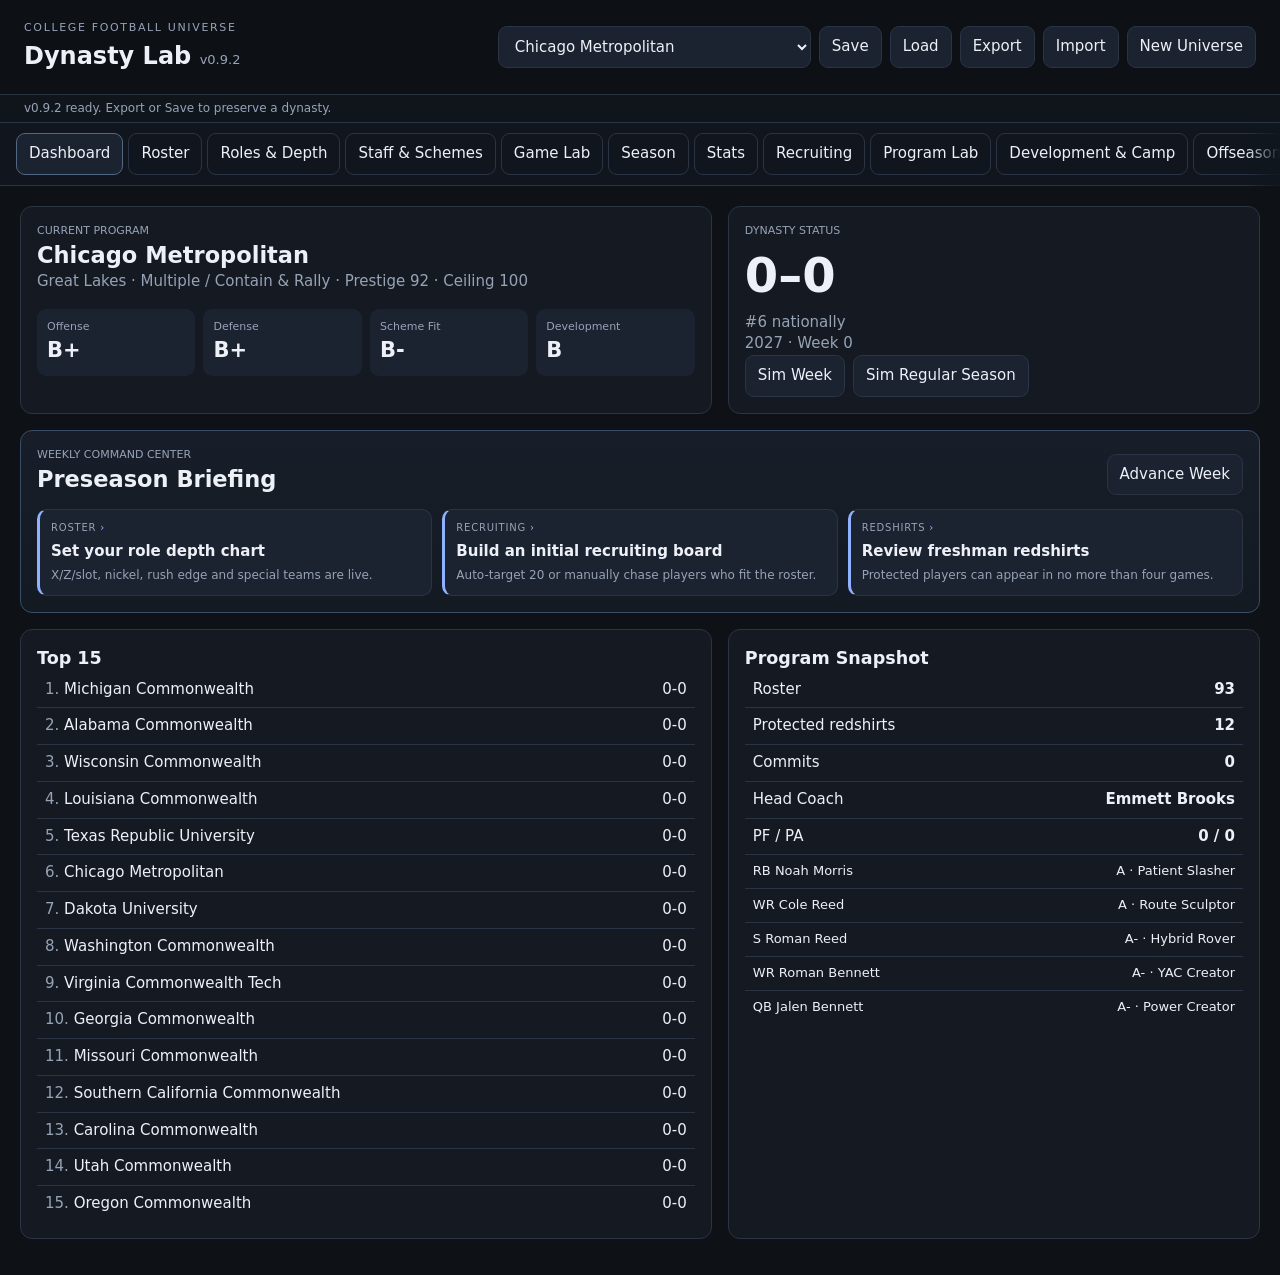
<file: dynasty-lab/index.html>
<!doctype html><html lang="en"><head><meta charset="utf-8"><meta name="viewport" content="width=device-width,initial-scale=1"><meta name="theme-color" content="#0e1116"><title>Dynasty Lab v0.9.3</title><style>
:root{
  --bg:#0e1116;--panel:#151a22;--panel2:#1b2230;--line:#2a3444;--text:#edf1f7;--muted:#96a3b7;
  --accent:#d6e2ff;--accent2:#8fb1ff;--good:#77d6a3;--warn:#f3ca78;--bad:#ef8f92;
}
*{box-sizing:border-box}body{margin:0;background:var(--bg);color:var(--text);font:15px/1.45 Inter,ui-sans-serif,system-ui,-apple-system,BlinkMacSystemFont,"Segoe UI",sans-serif}
button,select{font:inherit}.topbar{display:flex;justify-content:space-between;gap:16px;align-items:center;padding:20px 24px;border-bottom:1px solid var(--line);position:sticky;top:0;background:rgba(14,17,22,.96);z-index:10}
h1,h2,h3{margin:0}h1{font-size:24px}h1 span{font-size:13px;color:var(--muted);font-weight:500}.eyebrow{font-size:11px;letter-spacing:.15em;color:var(--muted);margin-bottom:3px}
.header-actions,.button-row{display:flex;gap:8px;flex-wrap:wrap}button,select{background:var(--panel2);color:var(--text);border:1px solid var(--line);border-radius:9px;padding:9px 12px}button{cursor:pointer}button:hover{border-color:#4d6080}button:disabled{opacity:.4;cursor:not-allowed}
.tabs{display:flex;gap:5px;padding:10px 16px;border-bottom:1px solid var(--line);overflow:auto;background:#11161e}.tabs button{white-space:nowrap;background:transparent}.tabs button.active{background:var(--panel2);border-color:#526783}
main{max-width:1280px;margin:auto;padding:20px}.tab{display:none}.tab.active{display:block}.panel{min-width:0}.card{background:var(--panel);border:1px solid var(--line);border-radius:12px;padding:16px;margin-bottom:16px}
.hero-grid,.two-col{display:grid;grid-template-columns:1.3fr 1fr;gap:16px}.metric-grid{display:grid;grid-template-columns:repeat(4,minmax(0,1fr));gap:8px;margin-top:16px}.metric{background:var(--panel2);border-radius:9px;padding:10px}.metric .v{font-size:21px;font-weight:700}.small{font-size:11px}.muted{color:var(--muted)}.big{font-size:48px;font-weight:800;line-height:1.1;margin:10px 0}.section-head{display:flex;justify-content:space-between;gap:16px;align-items:end;margin-bottom:14px}
.table-wrap{overflow:auto;border:1px solid var(--line);border-radius:12px;background:var(--panel)}table{border-collapse:collapse;width:100%;min-width:820px}th,td{padding:9px 10px;border-bottom:1px solid var(--line);text-align:left}th{font-size:11px;text-transform:uppercase;letter-spacing:.06em;color:var(--muted);position:sticky;top:0;background:var(--panel2)}td.num{text-align:right}.pill{display:inline-block;padding:2px 7px;border:1px solid var(--line);border-radius:999px;font-size:11px}.good{color:var(--good)}.warn{color:var(--warn)}.bad{color:var(--bad)}.rankrow,.resultrow,.historyrow,.lineitem{display:flex;justify-content:space-between;gap:10px;padding:7px 8px;border-bottom:1px solid var(--line)}.rankrow:last-child,.resultrow:last-child,.historyrow:last-child,.lineitem:last-child{border-bottom:0}.rank{width:26px;color:var(--muted)}.strong{font-weight:700}.compact{font-size:13px}.champ{border-left:3px solid var(--good)}.upset{border-left:3px solid var(--warn)}.target{background:rgba(143,177,255,.08)}
@media(max-width:760px){.topbar{align-items:flex-start;flex-direction:column}.hero-grid,.two-col{grid-template-columns:1fr}.metric-grid{grid-template-columns:repeat(2,1fr)}main{padding:14px}.section-head{align-items:flex-start;flex-direction:column}.big{font-size:38px}}
.save-status{padding:5px 24px;border-bottom:1px solid var(--line);font-size:12px;background:#10151c}
.editor-grid{display:grid;grid-template-columns:repeat(4,minmax(0,1fr));gap:12px;align-items:end}.editor-grid label{display:flex;flex-direction:column;gap:5px;color:var(--muted);font-size:12px}.editor-grid input,.editor-grid select{width:100%;background:var(--panel2);color:var(--text);border:1px solid var(--line);border-radius:9px;padding:9px 10px;font:inherit}.playlog{max-height:460px;overflow:auto}.playline{padding:8px 9px;border-bottom:1px solid var(--line)}.coach-card{padding:10px 0;border-bottom:1px solid var(--line)}.coach-card:last-child{border-bottom:0}.scheme-badge{display:inline-block;border:1px solid var(--line);background:var(--panel2);padding:4px 8px;border-radius:999px;margin:3px 4px 3px 0}.bar{height:7px;background:#253043;border-radius:999px;overflow:hidden;margin-top:5px}.bar>span{display:block;height:100%;background:var(--accent2)}
@media(max-width:900px){.editor-grid{grid-template-columns:repeat(2,minmax(0,1fr))}}
@media(max-width:520px){.editor-grid{grid-template-columns:1fr}.header-actions{width:100%}.header-actions select{flex:1;min-width:180px}}

.player-button{appearance:none;background:transparent;border:0;padding:0;color:var(--text);font-weight:700;text-align:left;cursor:pointer;text-decoration:underline;text-decoration-color:transparent;text-underline-offset:3px}
.player-button:hover,.player-button:focus{text-decoration-color:var(--accent2);outline:none}
.health-ok{color:var(--good)}.health-warn{color:var(--warn)}.health-out{color:var(--bad)}
.depth-grid{display:grid;grid-template-columns:repeat(3,minmax(0,1fr));gap:12px}
.depth-card{background:var(--panel);border:1px solid var(--line);border-radius:12px;padding:13px;min-width:0}
.depth-card select{width:100%;margin-top:8px}
.depth-list{margin-top:8px;font-size:13px;color:var(--muted)}
.depth-list div{padding:4px 0;border-top:1px solid var(--line)}
.player-dialog{width:min(760px,calc(100% - 24px));max-height:88%;border:1px solid var(--line);border-radius:14px;background:var(--panel);color:var(--text);padding:0}
.player-dialog::backdrop{background:rgba(0,0,0,.72)}
.dialog-shell{padding:18px;margin:0}.dialog-head{display:flex;justify-content:space-between;gap:16px;align-items:flex-start;border-bottom:1px solid var(--line);padding-bottom:12px;margin-bottom:12px}
.dialog-close{flex:0 0 auto}.profile-grid{display:grid;grid-template-columns:repeat(4,minmax(0,1fr));gap:8px;margin:12px 0}.profile-stat{background:var(--panel2);padding:9px;border-radius:8px}
.profile-stat .v{font-weight:750;font-size:18px}.timeline{border-left:2px solid var(--line);padding-left:12px;margin-left:5px}.timeline-row{padding:7px 0}
.wide-input{width:100%;background:var(--panel2);color:var(--text);border:1px solid var(--line);border-radius:9px;padding:11px;font:inherit}
.archive-results{margin-top:10px}.injury-note{border-left:3px solid var(--warn);padding:8px 10px;background:rgba(243,202,120,.07);border-radius:6px}
.pipeline-bar{display:inline-flex;align-items:center;gap:5px}.pipeline-dot{display:inline-block;width:7px;height:7px;border-radius:50%;background:var(--accent2)}
@media(max-width:900px){.depth-grid{grid-template-columns:repeat(2,minmax(0,1fr))}.profile-grid{grid-template-columns:repeat(2,minmax(0,1fr))}}
@media(max-width:560px){.depth-grid{grid-template-columns:1fr}.player-dialog{width:calc(100% - 14px)}.dialog-shell{padding:13px}.profile-grid{grid-template-columns:repeat(2,minmax(0,1fr))}}

.role-depth-grid{grid-template-columns:repeat(3,minmax(0,1fr))}.role-card .role-side{font-size:10px;text-transform:uppercase;letter-spacing:.08em;color:var(--muted)}
.rs-button{min-width:76px;padding:5px 8px;font-size:12px}.rs-active{border-color:var(--warn);color:var(--warn)}.rs-used{opacity:.65}.record-value{font-variant-numeric:tabular-nums;font-weight:750}.award-card{padding:9px 0;border-bottom:1px solid var(--line)}.award-card:last-child{border-bottom:0}.draft-round{display:inline-block;min-width:42px;font-weight:800}.role-note{font-size:11px;color:var(--muted);margin-top:5px}.record-group{margin-bottom:14px}.record-group h4{margin:0 0 5px;font-size:12px;color:var(--muted);text-transform:uppercase;letter-spacing:.07em}
@media(max-width:980px){.role-depth-grid{grid-template-columns:repeat(2,minmax(0,1fr))}}@media(max-width:620px){.role-depth-grid{grid-template-columns:1fr}}

.command-center{border-color:#3a4c69;background:linear-gradient(180deg,#171e29,#141a22)}
.hub-grid{display:grid;grid-template-columns:repeat(3,minmax(0,1fr));gap:10px}.hub-item{background:var(--panel2);border:1px solid var(--line);border-radius:10px;padding:11px;min-height:86px}.hub-item.action{border-left:3px solid var(--accent2)}.hub-item.alert{border-left:3px solid var(--warn)}.hub-item.good-news{border-left:3px solid var(--good)}.hub-item.bad-news{border-left:3px solid var(--bad)}.hub-kicker{font-size:10px;text-transform:uppercase;letter-spacing:.08em;color:var(--muted);margin-bottom:5px}.hub-main{font-weight:700}.hub-sub{font-size:12px;color:var(--muted);margin-top:4px}.hub-item.hub-link{cursor:pointer}.hub-item.hub-link:hover,.hub-item.hub-link:focus-visible{background:var(--panel);outline:1px solid var(--accent2)}.hub-item.hub-link .hub-kicker::after{content:' ›';color:var(--accent2)}.stats-grid{display:grid;grid-template-columns:repeat(2,minmax(0,1fr));gap:16px}.leader-row{display:grid;grid-template-columns:30px minmax(0,1fr) auto;gap:8px;padding:7px 5px;border-bottom:1px solid var(--line);align-items:center}.leader-row:last-child{border-bottom:0}.leader-val{font-variant-numeric:tabular-nums;font-weight:700}.trend-up{color:var(--good)}.trend-down{color:var(--bad)}.trend-flat{color:var(--muted)}.battle-card{border-bottom:1px solid var(--line);padding:10px 0}.battle-card:last-child{border-bottom:0}.battle-schools{display:flex;gap:5px;flex-wrap:wrap;margin-top:6px}.battle-school{font-size:11px;padding:3px 7px;border:1px solid var(--line);border-radius:999px}.pitch-positive{color:var(--good)}.pitch-negative{color:var(--bad)}.pitch-neutral{color:var(--muted)}
@media(max-width:900px){.hub-grid{grid-template-columns:repeat(2,minmax(0,1fr))}.stats-grid{grid-template-columns:1fr}}@media(max-width:560px){.hub-grid{grid-template-columns:1fr}}

/* v0.8 development & camp */
.camp-phase{margin-top:12px;padding:11px;border:1px solid var(--line);border-radius:9px;background:var(--panel2)}
.stack-label{display:grid;gap:6px;margin:8px 0}.position-change-grid{display:grid;grid-template-columns:1.5fr 1fr auto;gap:8px;align-items:center}
.dev-confidence{display:inline-flex;align-items:center;gap:6px}.confidence-meter{display:inline-block;width:54px;height:6px;background:#273244;border-radius:9px;overflow:hidden;vertical-align:middle}.confidence-meter>i{display:block;height:100%;background:var(--accent2);border-radius:9px}
.camp-battle{padding:10px 0;border-bottom:1px solid var(--line)}.camp-battle:last-child{border-bottom:0}.battle-head{display:flex;justify-content:space-between;gap:10px;align-items:center}.battle-candidates{margin-top:6px;display:grid;gap:4px}.battle-candidate{display:flex;justify-content:space-between;gap:10px;font-size:13px}.staff-rec{color:var(--good)}
.dev-rise{color:var(--good)}.dev-fall{color:var(--bad)}.dev-flat{color:var(--muted)}.transition-tag{color:var(--warn)}
.training-focus{min-width:145px}.camp-disabled{opacity:.55}.staff-note{max-width:300px}.scout-range{white-space:nowrap}.growth-arrow{font-weight:800}
@media(max-width:700px){.position-change-grid{grid-template-columns:1fr}.position-change-grid button{width:100%}.staff-note{max-width:none}}

/* v0.8.1 mobile: an eleven-column roster table showed five columns on a phone
   and hid the ratings behind a horizontal scroll. Below 700px each row becomes
   a card with its column names inline. */
@media(max-width:700px){
  .stacked-table table{min-width:0;width:100%}
  .stacked-table thead{position:absolute;width:1px;height:1px;overflow:hidden;clip:rect(0 0 0 0);white-space:nowrap}
  .stacked-table tr{display:grid;grid-template-columns:minmax(0,1fr) minmax(0,1fr);gap:2px 10px;padding:11px 12px;border-bottom:1px solid var(--line)}
  .stacked-table tr:last-child{border-bottom:0}
  .stacked-table td{display:flex;justify-content:space-between;align-items:baseline;gap:8px;border:0;padding:2px 0;min-width:0}
  .stacked-table td::before{content:attr(data-label);font-size:10px;text-transform:uppercase;letter-spacing:.06em;color:var(--muted);flex:0 0 auto}
  .stacked-table td[data-label="Player"]{grid-column:1/-1;display:block;margin-bottom:5px}
  .stacked-table td[data-label="Player"]::before{display:none}
  .stacked-table td[data-label="Style"]{grid-column:1/-1;display:block}
  .stacked-table td[data-label="Style"]::before{display:block;margin-bottom:3px}
  .stacked-table td[data-label="Staff Note"],.stacked-table td[data-label="Hometown / HS"]{grid-column:1/-1}
  .stacked-table .table-wrap,.stacked-table{overflow:visible}
  .stacked-table td>span,.stacked-table td>.pill{text-align:right;min-width:0}
}

/* The tab strip scrolls horizontally with no hint that it does. Fade the right
   edge so the off-screen tabs are discoverable. */
.tabs{position:relative;-webkit-overflow-scrolling:touch;scrollbar-width:none}
.tabs::-webkit-scrollbar{display:none}
.tabs-shell{position:relative}
.tabs-shell::after{content:"";position:absolute;top:0;right:0;bottom:0;width:34px;pointer-events:none;background:linear-gradient(90deg,rgba(17,22,30,0),#11161e)}

.game-dialog{width:min(1050px,96vw);max-width:96vw;box-sizing:border-box}.game-dialog .dialog-shell{min-width:0}.game-dialog h2{font-size:24px;overflow-wrap:anywhere}.game-dialog h3{margin:20px 0 10px}.game-dialog h4{margin:16px 0 8px}.game-table{max-width:100%;margin:10px 0}.game-table table{min-width:520px}.game-link{text-align:left;font-size:12px}.game-dialog .active{border-color:var(--good);color:var(--good)}#gameHistoryYear{margin:12px 0}@media(max-width:600px){.game-dialog .dialog-shell{padding:12px}.game-dialog h2{font-size:19px}.game-dialog .dialog-head{gap:8px}#gameTabs{gap:4px}#gameTabs button{padding:8px;font-size:12px}}

/* v0.9.3 player portraits. Canvases are painted after markup lands, so they
   need a reserved box to avoid reflowing the row on first paint. */
.portrait{display:block;border-radius:8px;background:var(--panel2);flex:0 0 auto}
.portrait-list{width:44px;height:44px}
.portrait-profile{width:112px;height:112px;border-radius:12px}
.player-cell{display:flex;align-items:center;gap:10px;min-width:0}
.player-cell-text{min-width:0}
.dialog-identity{display:flex;align-items:flex-start;gap:14px;min-width:0}
.dialog-portrait{flex:0 0 auto}
@media(max-width:700px){
  .stacked-table .player-cell{align-items:center}
  .portrait-profile{width:88px;height:88px}
}
</style></head><body>
<div id="app">
  <header class="topbar">
    <div>
      <div class="eyebrow">COLLEGE FOOTBALL UNIVERSE</div>
      <h1>Dynasty Lab <span>v0.9.2</span></h1>
    </div>
    <div class="header-actions">
      <select id="userTeam" aria-label="Controlled program"></select>
      <button id="saveBrowser">Save</button>
      <button id="loadBrowser">Load</button>
      <button id="exportSave">Export</button>
      <button id="importSave">Import</button>
      <input id="importFile" type="file" accept="application/json,.json" hidden>
      <button id="newUniverse">New Universe</button>
    </div>
  </header>
  <div id="saveStatus" class="save-status muted">No save loaded.</div>

  <div class="tabs-shell">
  <nav class="tabs">
    <button data-tab="dashboard" class="active">Dashboard</button>
    <button data-tab="roster">Roster</button>
    <button data-tab="depth">Roles & Depth</button>
    <button data-tab="staff">Staff & Schemes</button>
    <button data-tab="gamelab">Game Lab</button>
    <button data-tab="season">Season</button>
    <button data-tab="stats">Stats</button>
    <button data-tab="recruiting">Recruiting</button>
    <button data-tab="program">Program Lab</button>
    <button data-tab="development">Development & Camp</button>
    <button data-tab="offseason">Offseason</button>
    <button data-tab="records">Awards & Records</button>
    <button data-tab="history">History</button>
  </nav>
  </div>

  <main>
    <section id="dashboard" class="panel tab active">
      <div class="hero-grid">
        <div class="card">
          <div class="small muted">CURRENT PROGRAM</div>
          <h2 id="teamName">—</h2>
          <div id="teamMeta" class="muted">—</div>
          <div class="metric-grid" id="teamMetrics"></div>
        </div>
        <div class="card">
          <div class="small muted">DYNASTY STATUS</div>
          <div class="big" id="recordBig">0–0</div>
          <div id="rankLine" class="muted">Preseason</div>
          <div id="weekLine" class="muted">2027 · Week 0</div>
          <div class="button-row">
            <button id="simWeek">Sim Week</button>
            <button id="simSeason">Sim Regular Season</button>
          </div>
        </div>
      </div>
      <div class="card command-center">
        <div class="section-head"><div><div class="small muted">WEEKLY COMMAND CENTER</div><h2 id="hubTitle">Preseason Briefing</h2></div><button id="hubAdvance">Advance Week</button></div>
        <div id="weeklyHub" class="hub-grid"></div>
      </div>
      <div class="two-col">
        <div class="card"><h3>Top 15</h3><div id="top15"></div></div>
        <div class="card"><h3>Program Snapshot</h3><div id="snapshot"></div></div>
      </div>
    </section>

    <section id="roster" class="panel tab stacked-table">
      <div class="section-head">
        <div><h2>Roster</h2><div class="muted">Displayed grades are staff estimates. True talent, growth and some personality traits remain hidden.</div></div>
        <select id="positionFilter"><option value="ALL">All positions</option></select>
      </div>
      <div class="table-wrap"><table><thead><tr>
        <th>Player</th><th>Pos</th><th>Elig</th><th>Redshirt</th><th>Ht/Wt</th><th>Style</th><th>Current</th><th>Upside</th><th>Scheme Fit</th><th>Health</th><th>Morale</th>
      </tr></thead><tbody id="rosterBody"></tbody></table></div>
    </section>


    <section id="depth" class="panel tab">
      <div class="section-head">
        <div><h2>Football Roles & Personnel Packages</h2><div class="muted">Set real roles — X/Z/slot, third-down back, rush edge, nickel, box safety, returners and more. Injured or protected redshirt players automatically fall to the next option.</div></div>
        <button id="autoDepth">Auto-Set Role Fits</button>
      </div>
      <div class="two-col">
        <div class="card"><h3>Offensive Identity</h3><div id="offPackages"></div></div>
        <div class="card"><h3>Defensive Identity</h3><div id="defPackages"></div></div>
      </div>
      <div id="depthGrid" class="depth-grid role-depth-grid"></div>
    </section>

    <section id="staff" class="panel tab">
      <div class="section-head"><div><h2>Staff & Schemes</h2><div class="muted">Coaches affect evaluation, recruiting, development, play calling and how efficiently the roster fits the system.</div></div></div>
      <div class="two-col">
        <div class="card"><h3>Coaching Staff</h3><div id="staffList"></div></div>
        <div class="card"><h3>Scheme Identity</h3><div id="schemeCard"></div></div>
      </div>
      <div class="card"><h3>Scheme-Fit Leaders</h3><div id="schemeFitLeaders"></div></div>
    </section>

    <section id="gamelab" class="panel tab">
      <div class="section-head">
        <div><h2>Game Lab</h2><div class="muted">Your next regular-season game can run through the richer roster-driven drive/play engine while the rest of the country fast-sims.</div></div>
        <button id="simDetailedGame">Sim My Next Game Detailed</button>
      </div>
      <div class="card" id="nextGameCard"></div>
      <div class="two-col">
        <div class="card"><h3>Detailed Box</h3><div id="detailedBox" class="muted">No detailed game simulated yet.</div></div>
        <div class="card"><h3>Key Matchups</h3><div id="keyMatchups" class="muted">Select a program with an upcoming game.</div></div>
      </div>
      <div class="card"><h3>Drive / Play Log</h3><div id="detailedLog" class="playlog muted">No detailed game simulated yet.</div></div>
    </section>

    <section id="season" class="panel tab">
      <div class="section-head">
        <div><h2>Season</h2><div id="seasonPhase" class="muted">2027 Regular Season</div></div>
        <div class="button-row">
          <button id="seasonWeek">Sim Week</button>
          <button id="simConf" disabled>Conference Championships</button>
          <button id="simPlayoff" disabled>Sim 16-Team Playoff</button>
        </div>
      </div>
      <div class="two-col">
        <div class="card"><h3>Conference Standings</h3><div id="confStandings"></div></div>
        <div class="card"><h3>Latest Results</h3><div id="latestResults"></div></div>
      </div>
      <div class="card"><h3>Team Schedule</h3><div id="teamSchedule"></div></div>
    </section>


    <section id="stats" class="panel tab">
      <div class="section-head"><div><h2>Statistics Center</h2><div class="muted">Production now comes from role usage and game context, not a single starter stat dump.</div></div><select id="statsScope"><option value="national">National</option><option value="team">My Program</option></select></div>
      <div class="stats-grid">
        <div class="card"><h3>Passing Leaders</h3><div id="passingLeaders"></div></div>
        <div class="card"><h3>Rushing Leaders</h3><div id="rushingLeaders"></div></div>
        <div class="card"><h3>Receiving Leaders</h3><div id="receivingLeaders"></div></div>
        <div class="card"><h3>Defensive Leaders</h3><div id="defensiveLeaders"></div></div>
      </div>
      <div class="card"><h3 id="teamStatHeading">Program Production</h3><div id="teamStatTable"></div></div>
    </section>

    <section id="recruiting" class="panel tab stacked-table">
      <div class="section-head">
        <div><h2>Recruiting Board</h2><div class="muted">Each recruit now has a region and a major priority. Visits, coaching, scheme, NIL, development and program trajectory influence the race.</div></div>
        <button id="autoTarget">Auto-Target 20</button>
      </div>
      <div class="card" id="classSummary"></div>
      <div class="card"><h3>Active Recruiting Battles</h3><div id="recruitBattleBoard"></div></div>
      <div class="table-wrap"><table><thead><tr>
        <th>Recruit</th><th>Pos</th><th>Rank</th><th>Stars</th><th>Hometown / HS</th><th>Miles</th><th>Priority</th><th>Scout</th><th>Interest</th><th>Trend</th><th>Leader</th><th>Visit</th><th>Promise</th><th></th>
      </tr></thead><tbody id="recruitBody"></tbody></table></div>
    </section>

    <section id="program" class="panel tab">
      <div class="section-head"><div><h2>Program Lab</h2><div class="muted">Edit the controlled fictional school in place. This is the first version of Create-a-School / universe editing.</div></div></div>
      <div class="card editor-grid">
        <label>School name<input id="editName" type="text"></label>
        <label>Conference (fixed in v0.4)<select id="editConference" disabled></select></label>
        <label>Prestige<input id="editPrestige" type="number" min="1" max="100"></label>
        <label>Resources<input id="editResources" type="number" min="1" max="100"></label>
        <label>NIL<input id="editNil" type="number" min="1" max="100"></label>
        <label>Development<input id="editDevelopment" type="number" min="1" max="100"></label>
        <label>Facilities<input id="editFacilities" type="number" min="1" max="100"></label>
        <label>Academics<input id="editAcademics" type="number" min="1" max="100"></label>
        <button id="applyProgramEdit">Apply Program Changes</button>
      </div>
      <div class="card"><h3>Institutional DNA</h3><div id="programDNA"></div></div>
    </section>

    <section id="development" class="panel tab stacked-table">
      <div class="section-head">
        <div><h2>Development & Camp</h2><div class="muted">Training influences outcomes; it does not guarantee them. Growth curves, body maturation and true talent remain partially hidden.</div></div>
        <div class="button-row"><button id="runSpringCamp">Run Spring Development</button><button id="runFallCamp">Run Fall Camp</button><button id="applyCampWinners">Use Staff Recommendations</button></div>
      </div>
      <div class="two-col">
        <div class="card">
          <h3>Program Training Plan</h3>
          <label class="stack-label">Team emphasis<select id="teamTrainingFocus"></select></label>
          <div id="trainingImpact" class="compact muted"></div>
          <div id="campPhaseCard" class="camp-phase"></div>
        </div>
        <div class="card">
          <h3>Scouting & Development Read</h3>
          <div id="developmentSummary"></div>
        </div>
      </div>
      <div class="card">
        <div class="section-head"><div><h3>Position Change Planner</h3><div class="muted">A position change can unlock a better role, but unfamiliarity temporarily suppresses role fit.</div></div></div>
        <div class="position-change-grid">
          <select id="positionChangePlayer"></select>
          <select id="positionChangeTarget"></select>
          <button id="applyPositionChange">Change Position</button>
        </div>
        <div id="positionChangePreview" class="compact muted"></div>
      </div>
      <div class="card">
        <div class="section-head"><div><h3>Individual Training Plans</h3><div class="muted">Young players and transition projects benefit most, but every focus has tradeoffs.</div></div></div>
        <div class="table-wrap"><table><thead><tr><th>Player</th><th>Elig</th><th>Current Read</th><th>Potential Read</th><th>Body</th><th>Focus</th><th>Staff Note</th></tr></thead><tbody id="trainingBody"></tbody></table></div>
      </div>
      <div class="two-col">
        <div class="card"><h3>Camp Risers & Fallers</h3><div id="campReport" class="muted">Complete the season to begin offseason development.</div></div>
        <div class="card"><h3>Position Battles</h3><div id="campBattles" class="muted">Fall camp will identify the closest battles.</div></div>
      </div>
    </section>

    <section id="offseason" class="panel tab">
      <div class="section-head">
        <div><h2>Offseason Lab</h2><div class="muted">After spring development and fall camp, finalize graduation, transfers, draft decisions, coaching movement and the incoming class.</div></div>
        <button id="runOffseason" disabled>Finalize Offseason & Advance Year</button>
      </div>
      <div class="two-col">
        <div class="card"><h3>Transfer Watch</h3><div id="transferWatch"></div></div>
        <div class="card"><h3>Development Candidates</h3><div id="developmentWatch"></div></div>
      </div>
      <div class="card"><h3>Offseason Report</h3><div id="offseasonReport" class="muted">Complete the season first.</div></div>
      <div class="card"><h3>Carousel / Transfer Log</h3><div id="movementLog" class="muted">No offseason movement yet.</div></div>
    </section>


    <section id="records" class="panel tab">
      <div class="section-head"><div><h2>Awards, Records & Draft</h2><div class="muted">Season honors, record books and draft outcomes are preserved permanently.</div></div></div>
      <div class="two-col">
        <div class="card"><h3 id="awardsHeading">Awards Watch</h3><div id="awardsBoard"></div></div>
        <div class="card"><h3>Recent Draft Results</h3><div id="draftBoard"></div></div>
      </div>
      <div class="two-col">
        <div class="card"><h3>National Record Book</h3><div id="nationalRecords"></div></div>
        <div class="card"><h3 id="schoolRecordsHeading">Program Records</h3><div id="schoolRecords"></div></div>
      </div>
    </section>

    <section id="history" class="panel tab">
      <div class="section-head"><div><h2>History</h2><div class="muted">Season snapshots, champions and major movement survive year advancement and save/export.</div></div></div>
      <div class="card">
        <div class="section-head"><div><h3>Player Archive</h3><div class="muted">Search active and retired players preserved by the dynasty database.</div></div></div>
        <input id="archiveSearch" class="wide-input" type="search" placeholder="Search player name">
        <div id="archiveResults" class="archive-results muted">Type a name to search.</div>
      </div>
      <div class="card"><h3>Game archive · selected school</h3><label>Season <select id="gameHistoryYear" aria-label="Game archive season"></select></label><div id="gameHistoryList"></div></div><div id="historyLog"></div>
    </section>
  </main>
</div>

<dialog id="playerDialog" class="player-dialog">
  <form method="dialog" class="dialog-shell">
    <div class="dialog-head">
      <div class="dialog-identity"><div id="playerDialogPortrait" class="dialog-portrait"></div><div><div id="playerDialogKicker" class="eyebrow">PLAYER PROFILE</div><h2 id="playerDialogName">Player</h2><div id="playerDialogMeta" class="muted"></div></div></div>
      <button class="dialog-close" value="close" aria-label="Close player profile">Close</button>
    </div>
    <div id="playerDialogBody"></div>
  </form>
</dialog>


<dialog id="recruitDialog" class="player-dialog">
  <form method="dialog" class="dialog-shell">
    <div class="dialog-head"><div><div class="eyebrow">RECRUIT PROFILE</div><h2 id="recruitDialogName">Recruit</h2><div id="recruitDialogMeta" class="muted"></div></div><button class="dialog-close" value="close">Close</button></div>
    <div id="recruitDialogBody"></div>
  </form>
</dialog>


<dialog id="gameDialog" class="player-dialog game-dialog" aria-labelledby="gameDialogName">
 <form method="dialog" class="dialog-shell">
  <div class="dialog-head"><div><div class="eyebrow">GAME CENTER</div><h2 id="gameDialogName"></h2></div><button class="dialog-close" aria-label="Close Game Center">Close</button></div>
  <p id="gameDialogMeta" class="muted"></p><p id="gamePregame" class="muted"></p>
  <div id="gameTabs" class="button-row" aria-label="Game Center sections">
   <button type="button" data-game-tab="Summary">Summary</button><button type="button" data-game-tab="Box Score">Box Score</button><button type="button" data-game-tab="Drives">Drives</button><button type="button" data-game-tab="Play-by-Play">Play-by-Play</button>
  </div><div id="gameDialogBody"></div>
 </form>
</dialog>
<script>/* Dynasty Portraits v1 FROZEN: pure identity/appearance derivation and Canvas 2D rendering. Incompatible visual changes require a new portrait version. */
(function(root, factory) {
  const api = factory();
  if (typeof module === 'object' && module.exports) module.exports = api;
  else root.DynastyPortraits = api;
})(typeof window !== 'undefined' ? window : this, function() {
  'use strict';
  const VERSION = 1;
  const VERSION_STATUS = 'frozen';
  const V1_FREEZE_ID = '2026-09-03-body-qc-freeze';
  const HAIR = ['Buzz cut','Crew cut','High fade','Side part','Swept back','Wavy crop','Short curls','Curly top','Afro','High top','Short twists','Short locs','Long locs','Braids','Cornrows','Mullet','Shag','Long waves','Bald','Mohawk','Flat top','Center part','Loose curls','Taper fade'];
  const BEARDS = ['Clean shaven','Stubble','Mustache','Goatee','Chin beard','Short beard','Full beard'];
  const SKIN = ['#f2c9a4','#e7b48d','#dca17a','#ca8a61','#b97850','#a96843','#945637','#80472e','#6b3928','#542d22'];
  const HAIR_COLORS = ['#171a1c','#28211e','#402b20','#65412a','#936037','#b88b4e','#ddbd78','#853e28'];
  const RARE_TRAITS = ['None','Eyebrow cut','Cheek scar','Widow’s peak','Prominent ears','Heavy brows','Sparse beard','Dense beard','Beauty mark'];
  const BODY_ARCHETYPES = Object.freeze({
    QB:Object.freeze({label:'Quarterback',shoulders:0,neck:0,pad:0,sleeve:0,trap:0,torso:0}),
    RB:Object.freeze({label:'Running back',shoulders:4,neck:3,pad:2,sleeve:1,trap:2,torso:3}),
    WR:Object.freeze({label:'Wide receiver',shoulders:-3,neck:-1,pad:-1,sleeve:-1,trap:-1,torso:-2}),
    TE:Object.freeze({label:'Tight end',shoulders:4,neck:2,pad:2,sleeve:2,trap:3,torso:3}),
    OL:Object.freeze({label:'Offensive line',shoulders:9,neck:6,pad:5,sleeve:4,trap:5,torso:7}),
    EDGE:Object.freeze({label:'Edge',shoulders:5,neck:3,pad:3,sleeve:2,trap:3,torso:4}),
    DT:Object.freeze({label:'Defensive tackle',shoulders:9,neck:6,pad:5,sleeve:4,trap:5,torso:6}),
    LB:Object.freeze({label:'Linebacker',shoulders:4,neck:3,pad:2,sleeve:2,trap:3,torso:3}),
    CB:Object.freeze({label:'Cornerback',shoulders:-4,neck:-1,pad:-1,sleeve:-1,trap:-2,torso:-3}),
    S:Object.freeze({label:'Safety',shoulders:-1,neck:0,pad:0,sleeve:0,trap:0,torso:-1}),
    ATH:Object.freeze({label:'Athlete',shoulders:0,neck:0,pad:0,sleeve:0,trap:0,torso:0})
  });

  const CAREER_HAIR_GROW = Object.freeze([
    [1,2,23],[2,3,5,23],[7,23],[4,21],[17,21],[6,16],[7,22],[8,22],[8],[8],[11,14],[12],[12],[12,13],[13],[16],[17],[17],[0],[19],[9],[17],[8,16],[1,2,6]
  ]);
  const CAREER_HAIR_TRIM = Object.freeze([
    [18,0],[0,23],[0,1,23],[1,2],[3],[2,23],[2,23],[6,2],[7,6],[2,20],[2,23],[10],[11,13],[14,10],[2,10],[5,1],[5,3],[5,4,16],[18],[2,0],[1,2],[3,4],[7,6],[0,1]
  ]);
  const CAREER_HAIR_RESTYLE = Object.freeze([
    [0,1,2,23],[0,1,2,3,23],[0,1,2,7,19,20,23],[1,3,4,5,21],[3,4,16,17,21],[3,5,6,16,17,22],[2,6,7,22,23],[2,6,7,8,9,22],[6,7,8,9,22],[2,7,8,9,20],[10,11,13,14],[10,11,12,13,14],[11,12,13],[10,11,12,13,14],[2,10,11,13,14],[1,5,15,16],[3,5,15,16,17,21],[4,5,16,17,21],[18,0,1],[0,2,19,20],[1,2,9,19,20],[3,4,16,17,21],[6,7,8,16,22],[0,1,2,6,23]
  ]);
  function deriveCareerGrooming(seed, baseHair, adultBeard, options={}) {
    const stages=6,hairLock=Number.isInteger(options.hair),beardLock=Number.isInteger(options.beard),enabled=options.enabled!==false;
    const hairBase=Math.round(number(hairLock?options.hair:baseHair,0,0,HAIR.length-1));
    const beardAdult=Math.round(number(beardLock?options.beard:adultBeard,0,0,BEARDS.length-1));
    if(!enabled)return Object.freeze(Array.from({length:stages},()=>Object.freeze({hair:hairBase,beard:beardAdult})));
    const r=rng(seed,'career-grooming-v2'),hair=Array(stages).fill(hairBase),beard=Array(stages).fill(0);
    if(hairLock){hair.fill(hairBase);}else{
      const temperament=r(),maxChanges=temperament<.2?0:temperament<.72?1:temperament<.94?2:3;
      const baseChance=temperament<.2?0:temperament<.72?.27:temperament<.94?.39:.5;
      let current=hairBase,changes=0,lastChange=-2;
      for(let stage=1;stage<stages;stage++){
        const seniorBoost=stage===4?.06:stage===5?.12:0;
        const canChange=changes<maxChanges&&stage-lastChange>1;
        if(canChange&&r()<baseChance+seniorBoost){
          const mode=r(),pool=(mode<.42?CAREER_HAIR_GROW[current]:mode<.72?CAREER_HAIR_TRIM[current]:CAREER_HAIR_RESTYLE[current])||[current];
          const candidates=pool.filter(v=>v!==current);
          if(candidates.length){current=candidates[Math.floor(r()*candidates.length)];changes++;lastChange=stage;}
        }
        hair[stage]=current;
      }
    }
    if(beardLock){beard.fill(beardAdult);}else{
      const maturity=number(options.maturity,.5,0,1),target=beardAdult;
      let onset=target===0?99:target===1?2:2+Math.floor(r()*2);
      if(maturity>.72)onset=Math.max(1,onset-1);else if(maturity<.25)onset=Math.min(4,onset+1);
      for(let stage=0;stage<stages;stage++){
        if(stage<onset)beard[stage]=0;
        else if(target===0)beard[stage]=0;
        else if(target===1)beard[stage]=1;
        else if(target===2)beard[stage]=stage===onset?1:2;
        else if(target===3)beard[stage]=stage===onset?1:3;
        else if(target===4)beard[stage]=stage===onset?1:4;
        else if(target===5)beard[stage]=stage===onset?1:5;
        else beard[stage]=stage===onset?1:stage===onset+1?5:6;
      }
      // A rare late-career shave/regrow gives believable change without constantly rerolling facial hair.
      if(target>=2&&r()<.14){const shaveStage=4+Math.floor(r()*2);beard[shaveStage]=r()<.55?0:1;}
    }
    return Object.freeze(hair.map((h,i)=>Object.freeze({hair:h,beard:beard[i]})));
  }
  const clamp = (n,a,b) => Math.min(b,Math.max(a,n));
  const number = (n,f,a,b) => clamp(n === null || n === '' || !Number.isFinite(Number(n)) ? f : Number(n),a,b);
  function hash(value) { let h=2166136261; for(const ch of String(value)){h ^= ch.charCodeAt(0);h=Math.imul(h,16777619);}return h>>>0; }
  function rng(seed, name) {let a=hash(`${VERSION}:${seed}:${name}`);return function(){a=(a+0x6d2b79f5)|0;let t=Math.imul(a^(a>>>15),1|a);t^=t+Math.imul(t^(t>>>7),61|t);return ((t^(t>>>14))>>>0)/4294967296;};}
  function deriveIdentity(seed, version=VERSION) {
    if(version!==VERSION) throw new RangeError('Unsupported portrait version');
    const face=rng(seed,'face'),hair=rng(seed,'hair'),color=rng(seed,'color'),extra=rng(seed,'extras'),accessoryDetail=rng(seed,'accessory-detail'),rare=rng(seed,'rare-traits-v1');
    // Keep the original extras stream call order stable; accessory and rare-trait variants live in their own streams.
    const eyeBlack=extra()<.16,freckles=extra()<.15,headband=extra()<.06;
    const eyeBlackStyle=eyeBlack?1+Math.floor(accessoryDetail()*3):0;
    const headbandStyle=headband?1+Math.floor(accessoryDetail()*2):0;
    const earringStyle=accessoryDetail()<.075?1+Math.floor(accessoryDetail()*3):0;
    const earringTone=Math.floor(accessoryDetail()*2),headbandTone=Math.floor(accessoryDetail()*3);
    // Each distinctive trait is intentionally uncommon. Multiple traits are possible, but naturally rare.
    const beardRoll=rare(),rareTraits=Object.freeze({
      eyebrowCut:rare()<.025,scar:rare()<.015,widowPeak:rare()<.035,prominentEars:rare()<.025,heavyBrows:rare()<.035,
      beardDensity:beardRoll<.02?.68:beardRoll>.98?1.2:1,beautyMark:rare()<.015,side:rare()<.5?-1:1
    });
    return Object.freeze({seed:String(seed),version,shape:Math.floor(face()*6),width:38+face()*9,jaw:25+face()*13,length:64+face()*12,chin:12+face()*11,eyes:13+face()*6,eyeSize:3+face()*2,brow:2+face()*3,nose:4+face()*4,mouth:10+face()*8,ear:5+face()*3,skin:Math.floor(color()*10),hairColor:Math.floor(color()*8),hair:Math.floor(hair()*HAIR.length),beard:Math.floor(hair()*BEARDS.length),maturity:hair(),eyeColor:Math.floor(color()*4),eyeBlack,eyeBlackStyle,freckles,headband,headbandStyle,earringStyle,earringTone,headbandTone,rareTraits});
  }
  function deriveAppearance(identity, player={}, school={}, options={}) {
    const o=options.overrides||{};
    const age=number(player.age,18+number(player.eligibilityUsed,0,0,6),16,40);
    const height=number(player.height,74,62,86),weight=number(player.weight,215,140,400);
    const mass=clamp((weight-175)/175,0,1.25),mature=clamp((age-18)/5,0,1);
    const position=String(player.pos||player.position||'ATH').toUpperCase();
    const body=BODY_ARCHETYPES[position]||BODY_ARCHETYPES.ATH;
    const validColor=(v,f)=>/^#[\da-f]{6}$/i.test(v||'')?v:f;
    const noneRare=()=>({eyebrowCut:false,scar:false,widowPeak:false,prominentEars:false,heavyBrows:false,beardDensity:1,beautyMark:false,side:identity.rareTraits.side||-1});
    const forcedRare=Math.round(number(o.rareTraitStyle,-1,-1,RARE_TRAITS.length-1));
    let rareTraits=o.rareTraits===false?noneRare():{...identity.rareTraits};
    if(forcedRare>=0){rareTraits=noneRare();if(forcedRare===1)rareTraits.eyebrowCut=true;else if(forcedRare===2)rareTraits.scar=true;else if(forcedRare===3)rareTraits.widowPeak=true;else if(forcedRare===4)rareTraits.prominentEars=true;else if(forcedRare===5)rareTraits.heavyBrows=true;else if(forcedRare===6)rareTraits.beardDensity=.68;else if(forcedRare===7)rareTraits.beardDensity=1.2;else if(forcedRare===8)rareTraits.beautyMark=true;}
    rareTraits=Object.freeze(rareTraits);
    return Object.freeze({identity,age,height,weight,mass,mature,position,
      skin:Math.round(number(o.skin,identity.skin,0,9)),hair:Math.round(number(o.hair,identity.hair,0,HAIR.length-1)),
      beard:Math.round(number(o.beard,age<19&&identity.maturity>.35?0:identity.beard,0,BEARDS.length-1)),
      hairColor:Math.round(number(o.hairColor,identity.hairColor,0,7)),
      eyeBlackStyle:o.accessories===false?0:Math.round(number(o.eyeBlackStyle,identity.eyeBlackStyle||0,0,3)),
      headbandStyle:o.accessories===false?0:Math.round(number(o.headbandStyle,identity.headbandStyle||0,0,2)),
      earringStyle:o.accessories===false?0:Math.round(number(o.earringStyle,identity.earringStyle||0,0,3)),
      earringTone:identity.earringTone||0,headbandTone:identity.headbandTone||0,freckles:identity.freckles,rareTraits,
      neck:13+mass*9+mature*2+body.neck*.28,shoulders:76+mass*30+(height-74)*.7+body.shoulders,padRise:3+mass*3+body.pad*.5,sleeveDrop:8+mass*4+body.sleeve*.5,trapRise:body.trap,torsoWidth:40+mass*2.5+body.torso,
      primary:validColor(school.primary,'#174d46'),secondary:validColor(school.secondary,'#ecb45b'),
      number:String(Math.round(number(player.jerseyNumber,12,0,99))),neutral:!!options.neutral,
      background:validColor(options.background,'#263b42')});
  }
  function shade(hex,n){return '#'+hex.slice(1).match(/../g).map(v=>clamp(parseInt(v,16)+n,0,255).toString(16).padStart(2,'0')).join('');}
  // Serializable drawing commands provide stable golden tests independent of browser antialiasing.
  function drawingCommands(a) {
    const out=[],poly=(points,color)=>out.push(['poly',points,color]),ellipse=(x,y,rx,ry,color)=>out.push(['ellipse',x,y,rx,ry,color]);
    const rect=(x,y,w,h,c)=>poly([[x,y],[x+w,y],[x+w,y+h],[x,y+h]],c);
    const f=a.identity,skin=SKIN[a.skin],light=shade(skin,19),shadow=shade(skin,-27),deep=shade(skin,-49),hair=HAIR_COLORS[a.hairColor],hi=shade(hair,[5,6].includes(a.hairColor)?8:17);
    const cx=128,top=49,shapeWidth=[0,3,5,-3,2,-2][f.shape],shapeLength=[0,-6,-2,8,3,6][f.shape];
    const matureJaw=a.mature*1.9,matureChin=a.mature*.8;
    const bottom=top+f.length+19+shapeLength,w=f.width+shapeWidth+(a.mass*3),jaw=f.jaw+[3,7,-2,-3,1,-5][f.shape]+(a.mass*3)+matureJaw,chin=f.chin+[5,6,-2,-1,1,-3][f.shape]+matureChin;
    const yEye=84+(f.length-64)*.25,yNose=yEye+20,yMouth=Math.min(yNose+15,bottom-13);
    const p=(x,y)=>[cx+x,y];
    // Fine facial rendering variation lives in its own stream so the stored identity fields remain stable.
    const faceDetail=rng(f.seed,'face-art');
    const eyeSlant=(faceDetail()-.5)*2.8,baseEyeOpen=3.8+faceDetail()*1.6,eyeOpen=Math.max(3.25,baseEyeOpen-a.mature*.35),browTilt=(faceDetail()-.5)*3.6,browArch=faceDetail()*2.6;
    const browThick=2+faceDetail()*1.35,noseBridge=3.2+faceDetail()*3,noseTip=(faceDetail()-.5)*2.7,noseDrop=(faceDetail()-.5)*3.2,mouthCurve=(faceDetail()-.5)*2.6,lipFull=1.2+faceDetail()*1.9,faceAsym=(faceDetail()-.5)*1.5;
    const cheekSet=(faceDetail()-.5)*5.5,cheekDepth=3+faceDetail()*6,templeDepth=1+faceDetail()*4,browSet=(faceDetail()-.5)*2.6,mouthBias=(faceDetail()-.5)*2.2,philtrum=1.2+faceDetail()*2.4;
    // Expression geometry is rendering-only: it gives each stable identity a more readable resting face without adding mutable player state.
    const eyeStyle=Math.floor(faceDetail()*4),eyeLift=(faceDetail()-.5)*1.3,gazeX=(faceDetail()-.5)*1.25,gazeY=(faceDetail()-.5)*.7,browLift=(faceDetail()-.5)*2.4;
    const mouthMood=(faceDetail()-.5)*3.6,mouthTilt=(faceDetail()-.5)*1.5,mouthScale=.88+faceDetail()*.2,upperLip=.8+faceDetail()*1.2,lowerLip=1.2+faceDetail()*1.8;
    const rt=a.rareTraits||{eyebrowCut:false,scar:false,widowPeak:false,prominentEars:false,heavyBrows:false,beardDensity:1,beautyMark:false,side:-1};
    rect(0,0,256,256,a.background);
    poly([[0,0],[201,0],[62,256],[0,256]],shade(a.background,5));
    ellipse(128,224,106,20,shade(a.background,-9));
    const jersey=a.neutral?'#495862':a.primary,trim=a.neutral?'#a7b7bc':a.secondary,s=a.shoulders,n=a.neck,pad=a.padRise,sleeve=a.sleeveDrop,trap=a.trapRise||0,torso=a.torsoWidth||40,trapY=160-trap;
    // Layered shoulder pads and sleeves give the uniform a football silhouette instead of a generic shirt shape.
    poly([p(-s,181-pad),p(-s-12,256),p(s+12,256),p(s,181-pad),p(44,trapY),p(-44,trapY)],shade(jersey,-19));
    poly([p(-s,181-pad),p(-58,167-pad*.35),p(-39,171),p(-27,202),p(-37,256),p(-s-12,256)],shade(jersey,13));
    poly([p(58,167-pad*.35),p(s,181-pad),p(s+12,256),p(41,256),p(30,203),p(39,171)],shade(jersey,-7));
    poly([p(-torso,171-trap*.16),p(0,182-trap*.08),p(torso,171-trap*.16),p(torso+3,256),p(-torso-1,256)],jersey);
    // Sleeve caps, cuffs and pad highlights stay readable at 48-64 px.
    poly([p(-s,187-pad),p(-59,171-pad*.2),p(-51,180),p(-s-2,198+sleeve*.12)],trim);
    poly([p(59,171-pad*.2),p(s,187-pad),p(s+2,198+sleeve*.12),p(51,180)],trim);
    poly([p(-s-1,193),p(-62,181),p(-59,188+sleeve),p(-s-5,204+sleeve*.45)],shade(jersey,-31));
    poly([p(62,181),p(s+1,193),p(s+5,204+sleeve*.45),p(59,188+sleeve)],shade(jersey,-25));
    poly([p(-s+8,180-pad),p(-57,170-pad*.25),p(-45,174),p(-61,183)],shade(jersey,22));
    poly([p(57,170-pad*.25),p(s-8,180-pad),p(61,183),p(45,174)],shade(jersey,3));
    poly([p(-n,120),p(n,120),p(n+3,165),p(29,172),p(0,193),p(-29,172),p(-n-3,165)],skin);
    poly([p(0,130),p(n,122),p(n+3,165),p(29,172),p(0,185)],shadow);
    poly([p(-n,132),p(n,133),p(n,146),p(0,155),p(-n,148)],deep);
    // Rib-knit collar with a darker inner V gives the neckline more depth.
    poly([p(-36,168),p(-25,167),p(0,185),p(25,167),p(36,168),p(0,202)],trim);
    poly([p(-25,170),p(0,188),p(25,170),p(0,197)],shade(jersey,-37));
    poly([p(-21,173),p(0,189),p(21,173),p(0,194)],shade(trim,-18));
    // Chest planes/folds keep large uniforms from reading as a flat color block.
    poly([p(-torso+1,197-trap*.1),p(-11,207),p(-17,256),p(-torso+4,256)],shade(jersey,7));
    poly([p(torso-1,197-trap*.1),p(13,207),p(19,256),p(torso+1,256)],shade(jersey,-12));
    poly([p(-8,202),p(0,207),p(8,202),p(4,256),p(-4,256)],shade(jersey,-5));
    // Small procedural block numerals, with a dark underlay for cleaner thumbnail readability.
    const digits=['111101101101111','010110010010111','111001111100111','111001111001111','101101111001001','111100111001111','111100111101111','111001001001001','111101111101111','111101111001111'];
    const digitStep=5,digitSpan=20,start=128-(a.number.length*digitSpan-3)/2;
    a.number.split('').forEach((d,i)=>digits[Number(d)].split('').forEach((bit,j)=>{if(bit==='1'){const x=start+i*digitSpan+(j%3)*digitStep,y=212+Math.floor(j/3)*digitStep;rect(x-.8,y-.8,5.8,5.8,shade(jersey,-42));rect(x,y,4.2,4.2,trim);}}));
    // Long styles build their rear silhouette before the face so features stay readable.
    if([12,15,16,17,21].includes(a.hair)){
      const back=rng(f.seed,'hair-back-detail');
      if(a.hair===12){
        for(const side of [-1,1])for(let k=0;k<4;k++){
          const x=side*(w+2+k*3),drop=132+k*8+back()*16,bend=side*(3+back()*5);
          poly([p(x-side*6,60+k*2),p(x,57+k*2),p(x+bend,drop),p(x+bend-side*5,drop+13),p(x-side*5,92)],k%3?hair:hi);
        }
      }else if(a.hair===15){
        poly([p(-w+5,58),p(w-5,57),p(w+8,104),p(w+11,151),p(w-2,169),p(w-10,121),p(-w+10,121),p(-w+2,169),p(-w-11,151),p(-w-8,105)],hair);
        poly([p(-w-5,91),p(-w+3,98),p(-w+1,154),p(-w-6,163)],hi);poly([p(w+4,92),p(w-2,99),p(w-1,154),p(w+6,162)],shade(hair,7));
      }else if(a.hair===16){
        poly([p(-w-3,55),p(w+3,54),p(w+11,102),p(w+7,148),p(w-3,161),p(w-12,123),p(-w+11,127),p(-w+2,162),p(-w-8,145),p(-w-11,96)],hair);
        for(let k=0;k<3;k++){poly([p(-w-4+k*5,87),p(-w-8+k*4,125),p(-w-2+k*3,151)],k%2?hi:hair);poly([p(w+3-k*5,88),p(w+8-k*4,125),p(w+2-k*3,149)],k%2?shade(hair,8):hair);}
      }else if(a.hair===17){
        poly([p(-w-4,53),p(w+4,52),p(w+12,98),p(w+10,151),p(w-1,169),p(w-10,126),p(-w+10,126),p(-w+1,169),p(-w-10,151),p(-w-12,99)],hair);
        for(let k=0;k<3;k++){const y=92+k*18;poly([p(-w-6,y),p(-w+2,y+7),p(-w-3,y+17),p(-w-9,y+10)],hi);poly([p(w+6,y),p(w-2,y+7),p(w+3,y+17),p(w+9,y+10)],shade(hair,8));}
      }else{
        poly([p(-w-5,55),p(-4,42),p(0,49),p(4,42),p(w+5,55),p(w+10,107),p(w+6,153),p(w-2,166),p(w-10,119),p(-w+10,119),p(-w+2,166),p(-w-6,153),p(-w-10,107)],hair);
        poly([p(-w-5,84),p(-w+4,91),p(-w+1,151),p(-w-5,160)],hi);poly([p(w+5,84),p(w-4,91),p(w-1,151),p(w+5,160)],shade(hair,8));
      }
    }
    const earBoost=rt.prominentEars?3.2:0;
    for(const side of [-1,1]){poly([p(side*(w-2),80),p(side*(w+f.ear+earBoost),78),p(side*(w+f.ear+2+earBoost),88),p(side*(w+4+earBoost*.35),105),p(side*(w-1),107)],side<0?skin:shadow);poly([p(side*(w+1),86),p(side*(w+4+earBoost*.45),85),p(side*(w+3+earBoost*.35),98)],deep);}
    const temple=f.shape===1?3:0,cheek=f.shape===2?5:0;
    const outline=[p(-w+10,top),p(w-10,top),p(w,top+15),p(w-temple,101),p(jaw+cheek,bottom-13),p(chin,bottom),p(-chin,bottom),p(-jaw-cheek,bottom-13),p(-w+temple,101),p(-w,top+15)];
    poly(outline,skin);
    poly([p(-w+10,top),p(-9,top+2),p(-18,yEye-7),p(-w+3,yEye+2),p(-w,top+15)],light);
    poly([p(w-10,top),p(w,top+15),p(w-temple,101),p(jaw+cheek,bottom-13),p(chin,bottom),p(7,bottom-1),p(18,104),p(20,top+12)],shadow);
    // Seeded forehead/temple planes make otherwise similar head outlines read differently at 48-64 px.
    poly([p(-w+8,top+5),p(-15,top+3),p(-22,yEye-11+browSet),p(-w+4,90)],shade(skin,Math.round(5-templeDepth)));
    poly([p(w-8,top+5),p(15,top+4),p(24,yEye-10-browSet*.4),p(w-3,92)],shade(skin,Math.round(-12-templeDepth)));
    poly([p(-w+2,101),p(-20,107+cheekSet*.2),p(-14,117),p(-jaw,bottom-13)],shade(skin,-9));
    poly([p(-chin,bottom),p(chin,bottom),p(jaw,bottom-13),p(9,bottom-8),p(-10,bottom-8),p(-jaw,bottom-13)],shade(skin,-16-Math.round(a.mature*4)));
    // Cheek planes add structure without changing permanent identity fields.
    poly([p(-w+4,99+cheekSet*.25),p(-24,103+cheekSet),p(-13,114+cheekSet*.35),p(-jaw+4,bottom-16),p(-18,bottom-22)],shade(skin,Math.round(7-cheekDepth*.35)));
    poly([p(w-4,99-cheekSet*.18),p(25,103-cheekSet*.55),p(14,115-cheekSet*.2),p(jaw-4,bottom-16),p(19,bottom-22)],shade(skin,Math.round(-10-cheekDepth*.65)));
    if(a.mature>.15){
      const ageShade=shade(skin,-18-Math.round(a.mature*9));
      poly([p(-25,yEye+7),p(-11,yEye+9),p(-15,yEye+11+a.mature*2),p(-27,yEye+9)],ageShade);
      poly([p(11,yEye+9),p(25,yEye+7),p(27,yEye+9),p(15,yEye+11+a.mature*2)],ageShade);
      poly([p(-f.nose-5,yNose+8),p(-f.mouth-3,yMouth-5),p(-f.mouth+1,yMouth-3)],shade(skin,-12-Math.round(a.mature*7)));
      poly([p(f.nose+5,yNose+8),p(f.mouth+3,yMouth-5),p(f.mouth-1,yMouth-3)],shade(skin,-18-Math.round(a.mature*7)));
    }
    for(const side of [-1,1]){
      const x=side*f.eyes,offset=side<0?-faceAsym:faceAsym*.45,y=yEye+offset+eyeLift,slant=side*eyeSlant;
      const eyeScale=[1.08,.76,.91,1.18][eyeStyle],localOpen=Math.max(2.6,eyeOpen*eyeScale),eyeInset=[0,.8,.35,-.25][eyeStyle],outerBias=[0,.2,-1.0,.65][eyeStyle]*side;
      poly([p(x-8+eyeInset,y-3-slant*.25),p(x+7-eyeInset,y-3+slant*.25+outerBias*.18),p(x+8-eyeInset,y+3.6+slant*.18+outerBias*.25),p(x-7+eyeInset,y+3.7-slant*.18)],shade(skin,-18));
      poly([p(x-6.8+eyeInset,y-1.15-slant*.18),p(x+6.4-eyeInset,y-1.25+slant*.18+outerBias*.12),p(x+5.45-eyeInset,y+localOpen+outerBias*.22),p(x-5.75+eyeInset,y+localOpen)],'#d9d2bd');
      const iris=['#3b3026','#4e5042','#55606a','#6b4c2f'][f.eyeColor],irisY=y+1.05+gazeY,irisX=x+gazeX;
      ellipse(cx+irisX,irisY,f.eyeSize*.61,Math.max(1.65,localOpen*.43),iris);ellipse(cx+irisX,irisY+.15,1.12,Math.max(1.45,localOpen*.34),'#202429');ellipse(cx+irisX-.6,irisY-1.05,.62,.62,'#eee6d5');
      poly([p(x-7.1+eyeInset,y-1.3-slant*.15),p(x+6.5-eyeInset,y-1.5+slant*.15+outerBias*.1),p(x+5.7-eyeInset,y-.3+slant*.1),p(x-6+eyeInset,y-.15-slant*.1)],deep);
      if(eyeStyle===2)poly([p(x-7,y-2.7),p(x+6,y-3.1+outerBias*.1),p(x+4.8,y-.9),p(x-5.5,y-.65)],shade(skin,-10));
      const browY=y-8-browArch*.45+browSet*.25+browLift-a.mature*.45,browSlope=side*browTilt,effectiveBrowThick=browThick+(rt.heavyBrows?1.6:0);
      poly([p(x-8,browY-browSlope*.35),p(x+6,browY-1+browSlope*.35),p(x+8,browY+effectiveBrowThick+browSlope*.3),p(x-7,browY+effectiveBrowThick-browSlope*.3)],hair);
      if(rt.eyebrowCut&&side===rt.side){const cutX=x+side*4.2,cutTone=side<0?shade(skin,1):shade(skin,-15);poly([p(cutX-1.2,browY-1.2),p(cutX+.4,browY-1),p(cutX+1.8,browY+effectiveBrowThick+1.2),p(cutX+.1,browY+effectiveBrowThick+1.4)],cutTone);}
      if(a.eyeBlackStyle===1){
        poly([p(x-7,y+7.2),p(x+7,y+6.8),p(x+6.2,y+10.1),p(x-6.3,y+10.6)],'#252a2b');
      }else if(a.eyeBlackStyle===2){
        poly([p(x-7,y+7.1),p(x+6.5,y+6.7),p(x+6,y+8.8),p(x-6.5,y+9.2)],'#252a2b');
        poly([p(x-5.5,y+10),p(x+5.3,y+9.7),p(x+4.8,y+11.7),p(x-5,y+12)],'#252a2b');
      }else if(a.eyeBlackStyle===3){
        ellipse(cx+x-.6,y+9.3,7.1,3.05,'#252a2b');
        ellipse(cx+x+3.9*side,y+10.2,3.1,2.25,shade('#252a2b',7));
      }
      if(a.freckles)for(let k=0;k<4;k++)ellipse(cx+x-6+k*4,y+11+(k%2)*2.5,.75,.65,deep);
    }
    if(rt.scar){const side=rt.side||-1,x=side*(f.eyes+10),y=yEye+14,scarTone=side<0?shade(skin,-24):shade(skin,-34);poly([p(x-1.1,y-3.5),p(x+.2,y-4),p(x+4.3*side,y+4.2),p(x+3.1*side,y+4.8)],scarTone);}
    if(rt.beautyMark){const side=rt.side||-1;ellipse(cx+side*(f.eyes+9),yEye+17,1.05,1.05,shade(skin,-58));}
    // A bridge, tip and nostrils make nose-width/length changes much easier to read at roster size.
    const noseY=yNose+noseDrop;
    poly([p(-noseBridge*.35,yEye+3),p(1,yEye+1),p(f.nose*.5,noseY-4),p(1+noseTip,noseY+2),p(-f.nose*.35,noseY-1)],shade(skin,12));
    poly([p(1,yEye+2),p(noseBridge*.55,yEye+5),p(f.nose+2,noseY),p(2+noseTip,noseY+4)],shadow);
    poly([p(-f.nose,noseY+1),p(-2+noseTip*.2,noseY+4),p(4+noseTip*.3,noseY+4),p(f.nose+2,noseY)],deep);
    ellipse(cx-f.nose*.55,noseY+2.8,1.45,.9,shade(skin,-58));ellipse(cx+f.nose*.65,noseY+2.7,1.35,.85,shade(skin,-58));
    const beard=shade(hair,5),beardDeep=shade(hair,-13),beardHi=shade(hair,18),beardDetail=rng(f.seed,'beard-detail');
    const baseBeardDensity=.72+a.mature*.28,beardTrait=rt.beardDensity||1,beardDensity=clamp(baseBeardDensity*beardTrait,.42,1.35);
    if(a.beard===1){
      // Stubble is texture rather than a solid painted jaw mask.
      poly([p(-jaw-1,yMouth+1),p(-7,yMouth+8),p(0,bottom-1),p(7,yMouth+8),p(jaw+1,yMouth+1),p(jaw-2,bottom-10),p(chin,bottom),p(-chin,bottom),p(-jaw+2,bottom-10)],shade(skin,-11-Math.round(a.mature*4)));
      const stubbleCount=beardTrait<.9?12:beardTrait>1.1?24:18;for(let k=0;k<stubbleCount;k++){const side=k%2?-1:1,x=side*(5+beardDetail()*(jaw-5)),y=yMouth+6+beardDetail()*Math.max(8,bottom-yMouth-10);ellipse(cx+x,y,.48+.28*beardDensity,.55+.3*beardDensity,k%4?beardDeep:beard);}
    }
    if(a.beard===5||a.beard===6){
      const full=a.beard===6,densityShift=beardTrait<.9?8:beardTrait>1.1?-4:0,cheekY=(full?105:111)+densityShift,drop=(full?10:3)+(beardTrait<.9?-3:beardTrait>1.1?3:0);
      poly([p(-w+5,cheekY),p(-jaw+1,118),p(-f.mouth-1,yMouth+2),p(-5,yMouth+8),p(0,yMouth+10),p(5,yMouth+8),p(f.mouth+1,yMouth+2),p(jaw-1,118),p(w-5,cheekY),p(jaw+3,bottom-8),p(chin,bottom+drop),p(0,bottom+drop+3),p(-chin,bottom+drop),p(-jaw-3,bottom-8)],beard);
      poly([p(-jaw+2,121),p(-13,bottom-8),p(-chin+2,bottom+drop-1),p(-jaw+5,bottom-9)],beardHi);
      poly([p(jaw-2,120),p(15,bottom-7),p(chin-2,bottom+drop-1),p(jaw-5,bottom-8)],beardDeep);
      for(let k=0;k<(full?12:7);k++){const side=k%2?-1:1,x=side*(9+beardDetail()*Math.max(9,jaw-10)),y=116+beardDetail()*Math.max(8,bottom-120);poly([p(x-1.2,y),p(x+1.5,y+2),p(x+.4,y+6),p(x-1.7,y+3)],k%3?beardDeep:beardHi);}
    }
    if(a.beard===4){
      // Chin beard leaves the cheeks and upper lip clean.
      poly([p(-9,yMouth+7),p(-5,yMouth+11),p(-8,bottom-5),p(0,bottom+5+a.mature*3),p(8,bottom-5),p(5,yMouth+11),p(9,yMouth+7)],beard);
      poly([p(-2,yMouth+10),p(3,yMouth+11),p(2,bottom+1),p(-1,bottom+3)],beardHi);
    }
    if(a.beard===3){
      // Goatee combines a separated mustache with a tapered center chin patch.
      poly([p(-11,yMouth-5),p(-3,yMouth-7),p(-1,yMouth-4),p(-4,yMouth),p(-12,yMouth-1)],beard);
      poly([p(1,yMouth-4),p(3,yMouth-7),p(11,yMouth-5),p(12,yMouth-1),p(4,yMouth)],beardDeep);
      poly([p(-8,yMouth+7),p(8,yMouth+7),p(7,bottom-5),p(0,bottom+2),p(-7,bottom-5)],beard);
      poly([p(-2,yMouth+10),p(3,yMouth+10),p(2,bottom-2),p(-1,bottom)],beardHi);
    }
    if(a.beard===2){
      // Two-lobed mustache with seed-controlled width and center gap.
      const moustacheWidth=Math.max(9.5,f.mouth*(.7+beardDetail()*.18)),stacheDrop=3+beardDetail()*2;
      poly([p(-moustacheWidth,yMouth-5),p(-4,yMouth-7),p(-1.3,yMouth-4),p(-3,yMouth-1),p(-moustacheWidth+1,yMouth+stacheDrop)],beard);
      poly([p(1.3,yMouth-4),p(4,yMouth-7),p(moustacheWidth,yMouth-5),p(moustacheWidth-1,yMouth+stacheDrop),p(3,yMouth-1)],beardDeep);
    }
    if(a.beard>=5){
      poly([p(-f.mouth*.9,yMouth-5),p(-4,yMouth-7),p(-1.2,yMouth-4),p(-3,yMouth),p(-f.mouth*.88,yMouth+1)],beardDeep);
      poly([p(1.2,yMouth-4),p(4,yMouth-7),p(f.mouth*.9,yMouth-5),p(f.mouth*.88,yMouth+1),p(3,yMouth)],beard);
    }
    const mouthY=yMouth+mouthCurve*.35+mouthBias*.18,mouthHalf=f.mouth*.72*mouthScale,leftCorner=mouthY+mouthMood+mouthTilt,rightCorner=mouthY+mouthMood-mouthTilt,centerY=mouthY-mouthMood*.42;
    poly([p(-mouthHalf,leftCorner),p(-3,centerY-upperLip),p(0,centerY-.2),p(3,centerY-upperLip),p(mouthHalf,rightCorner),p(4,centerY+1.45),p(-4,centerY+1.45)],shade(skin,-39));
    poly([p(-f.mouth*.48*mouthScale,centerY+1.9),p(0,centerY+1.2),p(f.mouth*.48*mouthScale,centerY+1.9),p(4,centerY+2.8+lowerLip+lipFull*.3),p(-4,centerY+2.8+lowerLip+lipFull*.3)],shade(skin,7));
    poly([p(-4,centerY+2.05),p(4,centerY+2.05),p(2,centerY+2.55),p(-2,centerY+2.55)],shade(skin,-22));
    poly([p(-2,yMouth-8),p(0,yMouth-8-philtrum),p(2,yMouth-8),p(1,yMouth-4),p(-1,yMouth-4)],shade(skin,-16));
    // Each hairstyle gets a distinct silhouette; detail randomness is isolated from identity/gameplay RNG.
    const h=a.hair,detail=rng(f.seed,'hair-detail');
    const fadeSides=()=>{poly([p(-w,59),p(-w+8,56),p(-w+7,82),p(-w+1,88)],shade(hair,-4));poly([p(w-8,56),p(w,59),p(w-1,88),p(w-7,82)],shade(hair,-10));};
    const topCap=(topY=38,edgeY=60)=>[p(-w+2,edgeY),p(-w+7,topY+7),p(-18,topY),p(17,topY-1),p(w-7,topY+6),p(w-2,edgeY),p(w-8,64),p(-w+8,64)];
    if(h===18){
      poly([p(-w+12,top+1),p(-12,top-1),p(8,top),p(-16,top+5)],light);
    }else if(h===0){
      poly([p(-w+4,58),p(-w+10,49),p(-20,44),p(19,43),p(w-10,49),p(w-4,58),p(w-7,63),p(-w+7,63)],shade(hair,4));fadeSides();
      for(let k=0;k<5;k++)poly([p(-24+k*12,48),p(-19+k*12,46),p(-16+k*12,50)],hi);
    }else if(h===1){
      fadeSides();poly(topCap(36,59),hair);poly([p(-w+10,45),p(-19,36),p(18,36),p(w-10,45),p(w-10,51),p(-w+10,52)],hi);
    }else if(h===2){
      fadeSides();poly([p(-w+10,56),p(-w+15,38),p(-16,31),p(18,31),p(w-11,40),p(w-7,57),p(w-12,61),p(-w+12,61)],hair);poly([p(-17,34),p(18,33),p(w-13,41),p(-w+16,43)],hi);
    }else if(h===3){
      poly(topCap(34,62),hair);poly([p(-w+2,51),p(-18,31),p(7,32),p(24,39),p(8,51),p(-w+6,62)],hi);poly([p(8,32),p(24,37),p(14,54),p(9,55)],shade(hair,-9));fadeSides();
    }else if(h===4){
      poly(topCap(31,61),hair);poly([p(-w+3,52),p(-w+14,31),p(-4,25),p(20,29),p(w+5,43),p(w-5,54),p(8,42)],hi);poly([p(-2,29),p(19,28),p(30,39),p(17,37)],shade(hair,7));
    }else if(h===5){
      poly(topCap(34,64),hair);for(let k=0;k<7;k++){const x=-w+8+k*(w*2-16)/6,y=40+(k%2)*3;poly([p(x-6,y+10),p(x,y-4),p(x+8,y+2),p(x+5,y+16),p(x,y+11)],k%2?hair:hi);}fadeSides();
    }else if(h===6){
      poly(topCap(39,63),hair);for(let k=0;k<13;k++){const x=-w+7+(k%7)*(w*2-14)/6,y=39+Math.floor(k/7)*11+(k%2)*2,r=4.5+detail()*2;ellipse(cx+x,y,r,r*.86,k%3?hair:hi);}fadeSides();
    }else if(h===7){
      fadeSides();poly(topCap(30,61),hair);for(let k=0;k<16;k++){const x=-w+11+(k%8)*(w*2-22)/7,y=29+Math.floor(k/8)*12+(k%2)*2,r=5+detail()*2.5;ellipse(cx+x,y,r,r*.88,k%3?hair:hi);}
    }else if(h===8){
      poly([p(-w-7,61),p(-w-5,37),p(-w+5,19),p(-19,10),p(7,9),p(w-1,17),p(w+8,34),p(w+8,61),p(w,70),p(-w,70)],hair);
      for(let k=0;k<24;k++){const angle=(k/24)*Math.PI*2,radius=25+detail()*12,x=Math.cos(angle)*radius*.95,y=34+Math.sin(angle)*radius*.62;const r=6+detail()*3;ellipse(cx+x,y,r,r*.9,k%4?hair:hi);} 
    }else if(h===9){
      fadeSides();poly([p(-w+9,58),p(-w+10,24),p(-w+15,18),p(w-14,18),p(w-9,25),p(w-8,58),p(w-13,63),p(-w+13,63)],hair);poly([p(-w+15,20),p(w-14,20),p(w-13,26),p(-w+14,27)],hi);for(let k=0;k<5;k++)poly([p(-18+k*9,25),p(-16+k*9,52),p(-12+k*9,52),p(-13+k*9,24)],shade(hair,k%2?7:-4));
    }else if(h===10){
      fadeSides();poly(topCap(34,61),shade(hair,-2));for(let k=0;k<9;k++){const x=-w+10+k*(w*2-20)/8,len=15+(k%3)*4;poly([p(x-3,37),p(x+3,35),p(x+5,35+len),p(x+1,39+len),p(x-2,50)],k%2?hair:hi);poly([p(x+1,39),p(x+4,43),p(x,47)],shade(hair,20));}
    }else if(h===11){
      fadeSides();poly(topCap(32,61),hair);for(let k=0;k<8;k++){const x=-w+10+k*(w*2-20)/7,len=24+(k%3)*7;poly([p(x-3,34),p(x+4,33),p(x+6,34+len),p(x+1,39+len),p(x-3,51)],k%3?hair:hi);}
    }else if(h===12){
      poly(topCap(33,63),hair);for(let k=0;k<7;k++){const x=-w+10+k*(w*2-20)/6,len=34+(k%3)*7;poly([p(x-3,35),p(x+4,34),p(x+5,35+len),p(x,42+len),p(x-3,53)],k%3?hair:hi);} 
    }else if(h===13){
      poly(topCap(35,61),shade(hair,-2));
      // Braids hang outside the cheek line instead of reading like marks painted across the face.
      for(const side of [-1,1])for(let k=0;k<2;k++){
        const x=side*(w-2+k*6),base=57+k*3,rope=[];
        for(let j=0;j<8;j++){const y=base+j*7,shift=side*(j%2?1.15:-1.15);rope.push(p(x-2.4+shift,y));}
        for(let j=7;j>=0;j--){const y=base+j*7,shift=side*(j%2?1.15:-1.15);rope.push(p(x+2.4+shift,y));}
        poly(rope,k?hair:shade(hair,-5));
        for(let j=1;j<7;j+=2){const y=base+j*7,shift=side*(j%2?1.15:-1.15);poly([p(x-1.7+shift,y),p(x+1.6+shift,y+1.2),p(x+.9+shift,y+3.2),p(x-1.8+shift,y+2.2)],hi);}
        ellipse(cx+x,base+52,2.2,2.7,shade(hair,-10));
      }
      for(let k=0;k<6;k++){const x=-20+k*8;poly([p(x-1.6,57),p(x+1.6,57),p(x*.58+1.5,37),p(x*.58-1.2,34)],k%2?shade(hair,-8):hi);}
    }else if(h===14){
      fadeSides();poly(topCap(35,60),shade(hair,-3));for(let k=0;k<7;k++){const front=-w+9+k*(w*2-18)/6,crown=front*.58;poly([p(front-3,57),p(front+2,58),p(crown+4,35),p(crown,33)],k%2?hair:hi);poly([p(front-1,53),p(front+2,52),p(crown+2,38)],shade(hair,18));}poly([p(-w+7,58),p(0,63),p(w-7,58),p(w-9,64),p(0,68),p(-w+9,64)],hair);
    }else if(h===15){
      poly(topCap(35,62),hair);fadeSides();for(let k=0;k<6;k++){const x=-w+9+k*(w*2-18)/5;poly([p(x-5,47),p(x,34+(k%2)*2),p(x+8,42),p(x+5,58),p(x,54)],k%2?hair:hi);} 
    }else if(h===16){
      poly(topCap(30,64),hair);for(let k=0;k<8;k++){const x=-w+5+k*(w*2-10)/7;poly([p(x-5,43),p(x+1,29+(k%3)*3),p(x+9,40),p(x+5,67+(k%2)*7),p(x,60)],k%3?hair:hi);} 
    }else if(h===17){
      poly([p(-w+2,61),p(-w+9,39),p(-7,29),p(-1,34),p(7,29),p(w-9,39),p(w-2,61),p(w-9,68),p(4,49),p(0,42),p(-5,49),p(-w+9,68)],hair);poly([p(-w+8,43),p(-9,31),p(-3,37),p(-w+12,59)],hi);poly([p(w-8,43),p(9,31),p(3,37),p(w-12,59)],shade(hair,9));
    }else if(h===19){
      fadeSides();poly([p(-18,58),p(-16,40),p(-12,32),p(-9,29),p(9,29),p(13,32),p(16,40),p(18,58),p(10,64),p(-10,64)],hair);poly([p(-6,32),p(5,31),p(10,36),p(8,51),p(1,55)],hi);poly([p(-12,39),p(-10,33),p(-9,52),p(-14,57)],shade(hair,-10));
    }else if(h===20){
      fadeSides();poly([p(-w+10,58),p(-w+12,31),p(-w+17,25),p(w-17,25),p(w-11,31),p(w-9,58),p(w-13,63),p(-w+13,63)],hair);poly([p(-w+17,25),p(w-17,25),p(w-15,31),p(-w+15,31)],hi);for(let k=0;k<4;k++)poly([p(-18+k*12,32),p(-16+k*12,54),p(-12+k*12,54),p(-13+k*12,31)],shade(hair,8));
    }else if(h===21){
      poly([p(-w+2,61),p(-w+8,39),p(-9,28),p(-2,33),p(-3,49),p(-w+10,70),p(-w+4,72)],hair);poly([p(w-2,61),p(w-8,39),p(9,28),p(2,33),p(3,49),p(w-10,70),p(w-4,72)],hair);poly([p(-w+9,42),p(-10,30),p(-4,35),p(-w+12,59)],hi);poly([p(w-9,42),p(10,30),p(4,35),p(w-12,59)],shade(hair,9));
    }else if(h===22){
      poly(topCap(33,64),hair);for(let k=0;k<18;k++){const x=-w+6+(k%9)*(w*2-12)/8,y=31+Math.floor(k/9)*16+(k%2)*3,r=6+detail()*3;ellipse(cx+x,y,r,r*.9,k%3?hair:hi);}poly([p(-w+5,56),p(-w-2,73),p(-w+4,88),p(-w+10,68)],hair);poly([p(w-5,56),p(w+2,73),p(w-4,88),p(w-10,68)],hair);
    }else if(h===23){
      fadeSides();poly([p(-w+9,59),p(-w+13,43),p(-17,37),p(16,36),p(w-13,43),p(w-9,59),p(w-13,63),p(-w+13,63)],hair);poly([p(-17,39),p(15,38),p(w-15,44),p(-w+15,46)],hi);poly([p(-w+3,67),p(-w+10,61),p(-w+8,79),p(-w+2,84)],shade(skin,-31));poly([p(w-10,61),p(w-3,67),p(w-2,84),p(w-8,79)],shade(skin,-42));
    }
    if(rt.widowPeak&&h!==18){poly([p(-6,top+1),p(0,top+10),p(6,top+1),p(4,top-1),p(-4,top-1)],hair);}
    if(a.headbandStyle){
      const bandColor=[trim,jersey,'#d9e0dc'][a.headbandTone%3];
      if(a.headbandStyle===1){
        poly([p(-w-1,64.5),p(0,62.4),p(w+1,64.5),p(w+.2,69.6),p(0,68.1),p(-w-.2,69.6)],bandColor);
        rect(124.5,64.1,7,3.4,shade(bandColor,-18));
      }else{
        poly([p(-w-1.5,63.2),p(0,60.5),p(w+1.5,63.2),p(w+.5,72.5),p(0,70),p(-w-.5,72.5)],bandColor);
        poly([p(-6,62.2),p(6,62.2),p(5,68.6),p(-5,68.6)],shade(bandColor,-18));
      }
    }
    if(a.earringStyle){
      const metal=a.earringTone?'#d4b76c':'#c9d2d4',rim=shade(metal,-42);
      const drawStud=side=>{const ex=cx+side*(w+f.ear+1),ey=95;ellipse(ex,ey,2.25,2.25,rim);ellipse(ex-.45,ey-.55,1.25,1.25,metal);};
      if(a.earringStyle===1||a.earringStyle===3)drawStud(-1);
      if(a.earringStyle===2||a.earringStyle===3)drawStud(1);
    }
    return out;
  }
  function appearanceSimilarity(a,b) {
    const fa=a.identity||a,fb=b.identity||b;
    const delta=(x,y,span)=>Math.min(1,Math.abs(x-y)/span);
    let distance=0,total=0;
    const add=(d,w)=>{distance+=clamp(d,0,1)*w;total+=w;};
    add(fa.shape===fb.shape?0:.8,5);add(delta(fa.width,fb.width,9),8);add(delta(fa.jaw,fb.jaw,13),7);add(delta(fa.length,fb.length,12),6);add(delta(fa.chin,fb.chin,11),5);
    add(delta(fa.eyes,fb.eyes,6),5);add(delta(fa.eyeSize,fb.eyeSize,2),3);add(delta(fa.nose,fb.nose,4),6);add(delta(fa.mouth,fb.mouth,8),5);add(delta(fa.ear,fb.ear,3),2);
    add(delta((a.skin??fa.skin),(b.skin??fb.skin),9),14);add((a.hair??fa.hair)===(b.hair??fb.hair)?0:1,12);add(delta((a.hairColor??fa.hairColor),(b.hairColor??fb.hairColor),7),4);
    add((a.beard??fa.beard)===(b.beard??fb.beard)?0:.75,4);add(fa.eyeColor===fb.eyeColor?0:.7,2);
    const ra=fa.rareTraits||{},rb=fb.rareTraits||{};const rareKeys=['eyebrowCut','scar','widowPeak','prominentEars','heavyBrows','beautyMark'];add(rareKeys.some(k=>!!ra[k]!==!!rb[k])?.6:0,3);
    return Math.round((1-distance/total)*1000)/10;
  }
  function findSimilarAppearances(items, threshold=86) {
    const pairs=[];
    for(let i=0;i<items.length;i++)for(let j=i+1;j<items.length;j++){
      const score=appearanceSimilarity(items[i],items[j]);if(score>=threshold)pairs.push(Object.freeze({a:i,b:j,score}));
    }
    pairs.sort((x,y)=>y.score-x.score||x.a-y.a||x.b-y.b);return Object.freeze(pairs);
  }
  const FRAME_PRESETS=Object.freeze({icon:{zoom:1.36,focalY:100},list:{zoom:1.23,focalY:104},card:{zoom:1.08,focalY:110},profile:{zoom:1,focalY:128}});
  function paint(commands, canvas, size=256, ratio=1, frame='profile') {
    const pixels=Math.round(number(size,256,32,1024)*number(ratio,1,1,3));canvas.width=pixels;canvas.height=pixels;
    const ctx=canvas.getContext('2d');if(!ctx)throw new Error('Canvas 2D unavailable');
    const preset=FRAME_PRESETS[frame]||FRAME_PRESETS.profile,base=pixels/256,zoom=preset.zoom;
    ctx.setTransform(base*zoom,0,0,base*zoom,base*(128-128*zoom),base*(preset.focalY-preset.focalY*zoom));
    for(const c of commands){ctx.fillStyle=c[c.length-1];ctx.beginPath();if(c[0]==='poly'){c[1].forEach(([x,y],i)=>i?ctx.lineTo(x,y):ctx.moveTo(x,y));ctx.closePath();}else ctx.ellipse(c[1],c[2],c[3],c[4],0,0,Math.PI*2);ctx.fill();}
    return canvas;
  }
  class PortraitCache {
    constructor(budget=32*1024*1024){this.budget=budget;this.entries=new Map();this.bytes=0;this.hits=0;this.misses=0;}
    get(key){const v=this.entries.get(key);if(!v){this.misses++;return null;}this.hits++;this.entries.delete(key);this.entries.set(key,v);return v.canvas;}
    set(key,canvas){const bytes=canvas.width*canvas.height*4;if(this.entries.has(key)){this.bytes-=this.entries.get(key).bytes;this.entries.delete(key);}if(bytes>this.budget)return;while(this.bytes+bytes>this.budget){const first=this.entries.keys().next().value;this.bytes-=this.entries.get(first).bytes;this.entries.delete(first);}this.entries.set(key,{canvas,bytes});this.bytes+=bytes;}
    clear(){this.entries.clear();this.bytes=0;this.hits=0;this.misses=0;}
  }
  const cache=new PortraitCache();
  function prepare(player={},school={},options={}) {
    // Preview fallback only. Production/new-game integration should assign portraitSeed explicitly; backward migration is intentionally out of scope for the current project direction.
    const seed=player.portraitSeed??player.id??'portrait-preview';
    return deriveAppearance(deriveIdentity(seed,player.portraitVersion??VERSION),player,school,options);
  }
  function getCacheKey(player,school,options={}){return JSON.stringify([VERSION,prepare(player,school,options),number(options.size,256,32,1024),number(options.pixelRatio,1,1,3),FRAME_PRESETS[options.frame]?options.frame:'profile']);}
  function renderPlayerPortrait(player,school,canvas,options={}){
    const appearance=prepare(player,school,options),key=getCacheKey(player,school,options),hit=cache.get(key);
    if(hit){canvas.width=hit.width;canvas.height=hit.height;canvas.getContext('2d').drawImage(hit,0,0);return appearance;}
    paint(drawingCommands(appearance),canvas,options.size,options.pixelRatio,options.frame);
    if(typeof document!=='undefined'){const copy=document.createElement('canvas');copy.width=canvas.width;copy.height=canvas.height;copy.getContext('2d').drawImage(canvas,0,0);cache.set(key,copy);}
    return appearance;
  }
  return {VERSION,VERSION_STATUS,V1_FREEZE_ID,HAIR,BEARDS,SKIN,HAIR_COLORS,RARE_TRAITS,BODY_ARCHETYPES,FRAME_PRESETS,hash,rng,deriveIdentity,deriveAppearance,deriveCareerGrooming,appearanceSimilarity,findSimilarAppearances,drawingCommands,paint,prepare,getCacheKey,renderPlayerPortrait,PortraitCache,cache};
});

// Browser-only save layout. Portable JSON remains a complete, inlined dynasty.
// IndexedDB requests are queued inside request callbacks (never across awaits).
(function(root){
  'use strict';
  const CHUNK_SIZE = 128;
  const revisionOf = d => d ? (d.revision || `legacy:${d.savedAt || ''}`) : null;
  const token = () => Array.from(crypto.getRandomValues(new Uint32Array(4)), n => n.toString(16)).join('-');

  function create({indexedDB = root.indexedDB, name = 'DynastyLabDB'} = {}) {
    function open() {
      return new Promise((resolve, reject) => {
        const request = indexedDB.open(name, 2);
        let cancelled = false;
        request.onblocked = () => {
          cancelled = true;
          reject(new Error('Close other Dynasty Lab tabs, then try again.'));
        };
        request.onupgradeneeded = () => {
          if (cancelled) { request.transaction.abort(); return; }
          const db = request.result;
          if (!db.objectStoreNames.contains('saves')) db.createObjectStore('saves');
          if (!db.objectStoreNames.contains('archives')) db.createObjectStore('archives');
        };
        request.onerror = () => reject(request.error);
        request.onsuccess = () => {
          const db = request.result;
          if (cancelled) { db.close(); return; }
          db.onversionchange = () => db.close();
          resolve(db);
        };
      });
    }

    async function transact(stores, mode, work) {
      const db = await open();
      try {
        return await new Promise((resolve, reject) => {
          const tx = db.transaction(stores, mode);
          let result, error;
          const fail = e => { error = e; tx.abort(); };
          tx.oncomplete = () => resolve(result);
          tx.onabort = () => reject(error || tx.error || new Error('Save transaction was cancelled.'));
          // Abort owns rejection: a request error is not a successful commit.
          tx.onerror = () => {};
          try { work(tx, value => { result = value; }, fail); }
          catch (e) { fail(e); }
        });
      } finally { db.close(); }
    }

    function validRef(ref) {
      return ref && typeof ref.id === 'string' && ref.id.length > 0
        && Number.isSafeInteger(ref.count) && ref.count >= 0
        && Number.isSafeInteger(ref.chunks) && ref.chunks >= 0
        && ref.chunks <= ref.count && (ref.count === 0) === (ref.chunks === 0);
    }

    function load() {
      return transact(['saves'], 'readonly', (tx, done, fail) => {
        const req = tx.objectStore('saves').get('main');
        req.onsuccess = () => {
          const d = req.result;
          if (d?.storageVersion && d.storageVersion !== 2) return fail(new Error('This browser save needs a newer game version.'));
          if (d?.storageVersion === 2 && (!validRef(d.archiveRef) || !d.revision))
            return fail(new Error('The saved archive reference is invalid. Use a complete JSON backup.'));
          done(d);
        };
      });
    }

    function readArchive(ref) {
      if (!validRef(ref)) return Promise.reject(new Error('Invalid archive reference.'));
      return transact(['saves', 'archives'], 'readonly', (tx, done, fail) => {
        const req = tx.objectStore('saves').get('main');
        req.onsuccess = () => {
          const current = req.result?.archiveRef;
          if (!current || current.id !== ref.id || current.count < ref.count || current.chunks < ref.chunks)
            return fail(new Error('The browser save was replaced in another tab. Load it again before opening history.'));
          const chunks = new Array(ref.chunks);
          let remaining = ref.chunks;
          if (!remaining) { done([]); return; }
          for (let i = 0; i < ref.chunks; i++) {
            const r = tx.objectStore('archives').get(i);
            r.onsuccess = () => {
              if (!Array.isArray(r.result) || !r.result.length || r.result.some(p => !p || typeof p !== 'object'))
                return fail(new Error('Archived careers are missing or damaged. Use a complete JSON backup.'));
              chunks[i] = r.result;
              if (--remaining === 0) {
                const rows = chunks.flat();
                if (rows.length !== ref.count) return fail(new Error('Archive count does not match the saved dynasty.'));
                done(rows);
              }
            };
          }
        };
      });
    }

    // Archived careers are append-only. Ordinary saves write zero archive chunks.
    // A new/imported universe replaces both stores atomically; a loaded universe
    // must still match its last saved revision to avoid overwriting another tab.
    function save(snapshot, {expectedRevision = null, archiveRef = null, additions = []} = {}) {
      if (archiveRef && !validRef(archiveRef)) return Promise.reject(new Error('Invalid archive reference.'));
      return transact(['saves', 'archives'], 'readwrite', (tx, done, fail) => {
        const saves = tx.objectStore('saves'), archives = tx.objectStore('archives');
        const req = saves.get('main');
        req.onsuccess = () => {
          try {
            if (expectedRevision !== null && revisionOf(req.result) !== expectedRevision)
              return fail(new Error('Another tab changed this browser save. Export this dynasty or reload before saving.'));
            if (archiveRef && (req.result?.archiveRef?.id !== archiveRef.id
              || req.result.archiveRef.count !== archiveRef.count || req.result.archiveRef.chunks !== archiveRef.chunks))
              return fail(new Error('The saved archive changed. Reload before saving.'));
            let chunks = archiveRef?.chunks || 0;
            if (!archiveRef) archives.clear();
            for (let i = 0; i < additions.length; i += CHUNK_SIZE)
              archives.put(additions.slice(i, i + CHUNK_SIZE), chunks++);
            const ref = {id: archiveRef?.id || token(), count: (archiveRef?.count || 0) + additions.length, chunks};
            const {playerArchive, ...core} = snapshot.universe;
            const data = {...snapshot, universe: core, storageVersion: 2, archiveRef: ref, revision: token()};
            saves.put(data, 'main');
            done({revision: data.revision, archiveRef: ref});
          } catch (e) { fail(e); }
        };
      });
    }
    return {load, readArchive, save};
  }
  const api = {create, revisionOf};
  if (typeof module === 'object' && module.exports) module.exports = api;
  else root.DynastyStorage = api;
})(typeof window === 'object' ? window : globalThis);

(() => {
'use strict';
const EMBEDDED_SCHOOLS=[{"id":1,"name":"Chicago Metropolitan","conference":"Great Lakes","prestige":92,"resources":93,"development":81,"nil":86,"academics":81,"fan_support":92,"facilities":94,"admin_patience":25,"program_ceiling":100,"city":"Chicago","state":"IL","lat":41.8781,"lon":-87.6298},{"id":2,"name":"Great Lakes University","conference":"Great Lakes","prestige":60,"resources":62,"development":58,"nil":59,"academics":63,"fan_support":68,"facilities":60,"admin_patience":78,"program_ceiling":67,"city":"Evanston","state":"IL","lat":42.0451,"lon":-87.6877},{"id":3,"name":"Wisconsin Commonwealth","conference":"Great Lakes","prestige":89,"resources":88,"development":84,"nil":98,"academics":61,"fan_support":83,"facilities":85,"admin_patience":61,"program_ceiling":100,"city":"Madison","state":"WI","lat":43.0731,"lon":-89.4012},{"id":4,"name":"Milwaukee State","conference":"Great Lakes","prestige":59,"resources":70,"development":55,"nil":70,"academics":60,"fan_support":67,"facilities":62,"admin_patience":66,"program_ceiling":74,"city":"Milwaukee","state":"WI","lat":43.0389,"lon":-87.9065},{"id":5,"name":"Michigan Commonwealth","conference":"Great Lakes","prestige":94,"resources":97,"development":82,"nil":94,"academics":66,"fan_support":75,"facilities":99,"admin_patience":50,"program_ceiling":100,"city":"Lansing","state":"MI","lat":42.7325,"lon":-84.5555},{"id":6,"name":"Detroit Metropolitan","conference":"Great Lakes","prestige":75,"resources":93,"development":47,"nil":90,"academics":37,"fan_support":76,"facilities":85,"admin_patience":42,"program_ceiling":90,"city":"Detroit","state":"MI","lat":42.3314,"lon":-83.0458},{"id":7,"name":"Lake Erie University","conference":"Great Lakes","prestige":62,"resources":63,"development":67,"nil":66,"academics":70,"fan_support":63,"facilities":62,"admin_patience":87,"program_ceiling":71,"city":"Cleveland","state":"OH","lat":41.4993,"lon":-81.6944},{"id":8,"name":"Ohio Western","conference":"Great Lakes","prestige":49,"resources":62,"development":40,"nil":62,"academics":58,"fan_support":82,"facilities":54,"admin_patience":63,"program_ceiling":54,"city":"Toledo","state":"OH","lat":41.6528,"lon":-83.5379},{"id":9,"name":"Indiana Commonwealth","conference":"Great Lakes","prestige":65,"resources":57,"development":53,"nil":50,"academics":78,"fan_support":67,"facilities":57,"admin_patience":58,"program_ceiling":70,"city":"Indianapolis","state":"IN","lat":39.7684,"lon":-86.1581},{"id":10,"name":"Fort Wayne State","conference":"Great Lakes","prestige":59,"resources":40,"development":62,"nil":47,"academics":66,"fan_support":47,"facilities":47,"admin_patience":65,"program_ceiling":66,"city":"Fort Wayne","state":"IN","lat":41.0793,"lon":-85.1394},{"id":11,"name":"Twin Cities University","conference":"Great Lakes","prestige":84,"resources":84,"development":65,"nil":79,"academics":76,"fan_support":73,"facilities":79,"admin_patience":63,"program_ceiling":97,"city":"Minneapolis","state":"MN","lat":44.9778,"lon":-93.265},{"id":12,"name":"Iowa Lakes University","conference":"Great Lakes","prestige":41,"resources":38,"development":58,"nil":29,"academics":72,"fan_support":39,"facilities":35,"admin_patience":81,"program_ceiling":51,"city":"Cedar Rapids","state":"IA","lat":41.9779,"lon":-91.6656},{"id":13,"name":"New England Commonwealth","conference":"Northeast","prestige":82,"resources":85,"development":57,"nil":99,"academics":42,"fan_support":72,"facilities":77,"admin_patience":46,"program_ceiling":91,"city":"Boston","state":"MA","lat":42.3601,"lon":-71.0589},{"id":14,"name":"Massachusetts Bay University","conference":"Northeast","prestige":58,"resources":58,"development":49,"nil":63,"academics":79,"fan_support":48,"facilities":46,"admin_patience":68,"program_ceiling":66,"city":"Worcester","state":"MA","lat":42.2626,"lon":-71.8023},{"id":15,"name":"Hudson University","conference":"Northeast","prestige":47,"resources":45,"development":43,"nil":38,"academics":60,"fan_support":38,"facilities":44,"admin_patience":65,"program_ceiling":59,"city":"Albany","state":"NY","lat":42.6526,"lon":-73.7562},{"id":16,"name":"New York Metropolitan","conference":"Northeast","prestige":80,"resources":75,"development":72,"nil":76,"academics":81,"fan_support":78,"facilities":76,"admin_patience":66,"program_ceiling":90,"city":"New York","state":"NY","lat":40.7128,"lon":-74.006},{"id":17,"name":"Long Island State","conference":"Northeast","prestige":58,"resources":53,"development":59,"nil":40,"academics":64,"fan_support":72,"facilities":61,"admin_patience":48,"program_ceiling":74,"city":"Hempstead","state":"NY","lat":40.7062,"lon":-73.6187},{"id":18,"name":"Connecticut Commonwealth","conference":"Northeast","prestige":47,"resources":48,"development":37,"nil":48,"academics":77,"fan_support":44,"facilities":49,"admin_patience":43,"program_ceiling":56,"city":"Hartford","state":"CT","lat":41.7658,"lon":-72.6734},{"id":19,"name":"Rhode Island Maritime","conference":"Northeast","prestige":57,"resources":55,"development":62,"nil":51,"academics":97,"fan_support":61,"facilities":58,"admin_patience":44,"program_ceiling":74,"city":"Providence","state":"RI","lat":41.824,"lon":-71.4128},{"id":20,"name":"Vermont State","conference":"Northeast","prestige":28,"resources":27,"development":57,"nil":29,"academics":77,"fan_support":36,"facilities":35,"admin_patience":70,"program_ceiling":38,"city":"Burlington","state":"VT","lat":44.4759,"lon":-73.2121},{"id":21,"name":"New Hampshire Tech","conference":"Northeast","prestige":60,"resources":58,"development":48,"nil":30,"academics":73,"fan_support":64,"facilities":63,"admin_patience":43,"program_ceiling":69,"city":"Manchester","state":"NH","lat":42.9956,"lon":-71.4548},{"id":22,"name":"Maine Commonwealth","conference":"Northeast","prestige":47,"resources":40,"development":52,"nil":29,"academics":72,"fan_support":50,"facilities":39,"admin_patience":74,"program_ceiling":55,"city":"Portland","state":"ME","lat":43.6591,"lon":-70.2568},{"id":23,"name":"Delaware Valley University","conference":"Northeast","prestige":41,"resources":33,"development":44,"nil":35,"academics":56,"fan_support":53,"facilities":28,"admin_patience":75,"program_ceiling":54,"city":"Wilmington","state":"DE","lat":39.7391,"lon":-75.5398},{"id":24,"name":"Jersey Coastal University","conference":"Northeast","prestige":32,"resources":36,"development":65,"nil":29,"academics":57,"fan_support":28,"facilities":34,"admin_patience":68,"program_ceiling":79,"city":"Newark","state":"NJ","lat":40.7357,"lon":-74.1724},{"id":25,"name":"Chesapeake University","conference":"Atlantic","prestige":82,"resources":96,"development":53,"nil":89,"academics":69,"fan_support":99,"facilities":84,"admin_patience":50,"program_ceiling":90,"city":"Baltimore","state":"MD","lat":39.2904,"lon":-76.6122},{"id":26,"name":"Potomac Commonwealth","conference":"Atlantic","prestige":53,"resources":46,"development":46,"nil":67,"academics":78,"fan_support":50,"facilities":47,"admin_patience":67,"program_ceiling":63,"city":"Washington","state":"DC","lat":38.9072,"lon":-77.0369},{"id":27,"name":"Virginia Commonwealth Tech","conference":"Atlantic","prestige":84,"resources":93,"development":72,"nil":99,"academics":59,"fan_support":75,"facilities":85,"admin_patience":53,"program_ceiling":100,"city":"Richmond","state":"VA","lat":37.5407,"lon":-77.436},{"id":28,"name":"Tidewater State","conference":"Atlantic","prestige":62,"resources":72,"development":57,"nil":62,"academics":85,"fan_support":58,"facilities":71,"admin_patience":61,"program_ceiling":75,"city":"Norfolk","state":"VA","lat":36.8508,"lon":-76.2859},{"id":29,"name":"Blue Ridge University","conference":"Atlantic","prestige":49,"resources":55,"development":83,"nil":50,"academics":62,"fan_support":62,"facilities":56,"admin_patience":56,"program_ceiling":63,"city":"Roanoke","state":"VA","lat":37.2709,"lon":-79.9414},{"id":30,"name":"Carolina Commonwealth","conference":"Atlantic","prestige":88,"resources":88,"development":64,"nil":99,"academics":69,"fan_support":98,"facilities":93,"admin_patience":57,"program_ceiling":100,"city":"Charlotte","state":"NC","lat":35.2271,"lon":-80.8431},{"id":31,"name":"Piedmont University","conference":"Atlantic","prestige":69,"resources":67,"development":55,"nil":64,"academics":95,"fan_support":73,"facilities":72,"admin_patience":56,"program_ceiling":81,"city":"Raleigh","state":"NC","lat":35.7796,"lon":-78.6382},{"id":32,"name":"Cape Fear State","conference":"Atlantic","prestige":67,"resources":53,"development":68,"nil":47,"academics":66,"fan_support":69,"facilities":56,"admin_patience":78,"program_ceiling":76,"city":"Wilmington","state":"NC","lat":34.2257,"lon":-77.9447},{"id":33,"name":"Palmetto University","conference":"Atlantic","prestige":70,"resources":67,"development":68,"nil":65,"academics":81,"fan_support":62,"facilities":65,"admin_patience":52,"program_ceiling":86,"city":"Columbia","state":"SC","lat":34.0007,"lon":-81.0348},{"id":34,"name":"Charleston Maritime","conference":"Atlantic","prestige":60,"resources":68,"development":73,"nil":56,"academics":70,"fan_support":49,"facilities":60,"admin_patience":52,"program_ceiling":77,"city":"Charleston","state":"SC","lat":32.7765,"lon":-79.9311},{"id":35,"name":"Appalachian Commonwealth","conference":"Atlantic","prestige":48,"resources":49,"development":63,"nil":45,"academics":58,"fan_support":44,"facilities":47,"admin_patience":78,"program_ceiling":54,"city":"Asheville","state":"NC","lat":35.5951,"lon":-82.5515},{"id":36,"name":"Shenandoah University","conference":"Atlantic","prestige":71,"resources":72,"development":53,"nil":75,"academics":67,"fan_support":81,"facilities":62,"admin_patience":85,"program_ceiling":78,"city":"Charlottesville","state":"VA","lat":38.0293,"lon":-78.4767},{"id":37,"name":"Georgia Commonwealth","conference":"Southeastern","prestige":96,"resources":99,"development":73,"nil":99,"academics":83,"fan_support":99,"facilities":98,"admin_patience":51,"program_ceiling":100,"city":"Atlanta","state":"GA","lat":33.749,"lon":-84.388},{"id":38,"name":"Georgia Coastal","conference":"Southeastern","prestige":84,"resources":85,"development":63,"nil":84,"academics":74,"fan_support":95,"facilities":86,"admin_patience":38,"program_ceiling":95,"city":"Savannah","state":"GA","lat":32.0809,"lon":-81.0912},{"id":39,"name":"Florida Commonwealth","conference":"Southeastern","prestige":92,"resources":94,"development":90,"nil":84,"academics":72,"fan_support":91,"facilities":92,"admin_patience":54,"program_ceiling":97,"city":"Orlando","state":"FL","lat":28.5383,"lon":-81.3792},{"id":40,"name":"South Florida Metropolitan","conference":"Southeastern","prestige":52,"resources":51,"development":48,"nil":48,"academics":59,"fan_support":40,"facilities":55,"admin_patience":71,"program_ceiling":90,"city":"Miami","state":"FL","lat":25.7617,"lon":-80.1918},{"id":41,"name":"Florida Gulf University","conference":"Southeastern","prestige":69,"resources":73,"development":59,"nil":91,"academics":44,"fan_support":71,"facilities":75,"admin_patience":53,"program_ceiling":78,"city":"Tampa","state":"FL","lat":27.9506,"lon":-82.4572},{"id":42,"name":"Alabama Commonwealth","conference":"Southeastern","prestige":97,"resources":91,"development":86,"nil":88,"academics":61,"fan_support":85,"facilities":99,"admin_patience":16,"program_ceiling":100,"city":"Birmingham","state":"AL","lat":33.5186,"lon":-86.8104},{"id":43,"name":"Mobile State","conference":"Southeastern","prestige":40,"resources":35,"development":42,"nil":33,"academics":62,"fan_support":34,"facilities":29,"admin_patience":68,"program_ceiling":56,"city":"Mobile","state":"AL","lat":30.6954,"lon":-88.0399},{"id":44,"name":"Tennessee Commonwealth","conference":"Southeastern","prestige":85,"resources":78,"development":74,"nil":84,"academics":75,"fan_support":66,"facilities":88,"admin_patience":30,"program_ceiling":100,"city":"Nashville","state":"TN","lat":36.1627,"lon":-86.7816},{"id":45,"name":"Knoxville Tech","conference":"Southeastern","prestige":48,"resources":45,"development":54,"nil":50,"academics":72,"fan_support":53,"facilities":44,"admin_patience":65,"program_ceiling":65,"city":"Knoxville","state":"TN","lat":35.9606,"lon":-83.9207},{"id":46,"name":"Mississippi Commonwealth","conference":"Southeastern","prestige":54,"resources":53,"development":64,"nil":63,"academics":77,"fan_support":59,"facilities":65,"admin_patience":41,"program_ceiling":66,"city":"Jackson","state":"MS","lat":32.2988,"lon":-90.1848},{"id":47,"name":"Magnolia State","conference":"Southeastern","prestige":52,"resources":54,"development":71,"nil":34,"academics":82,"fan_support":63,"facilities":53,"admin_patience":67,"program_ceiling":60,"city":"Hattiesburg","state":"MS","lat":31.3271,"lon":-89.2903},{"id":48,"name":"Kentucky Commonwealth","conference":"Southeastern","prestige":65,"resources":76,"development":65,"nil":75,"academics":79,"fan_support":43,"facilities":73,"admin_patience":50,"program_ceiling":80,"city":"Lexington","state":"KY","lat":38.0406,"lon":-84.5037},{"id":49,"name":"Louisiana Commonwealth","conference":"Gulf","prestige":91,"resources":99,"development":66,"nil":96,"academics":79,"fan_support":96,"facilities":92,"admin_patience":61,"program_ceiling":100,"city":"Baton Rouge","state":"LA","lat":30.4515,"lon":-91.1871},{"id":50,"name":"New Orleans University","conference":"Gulf","prestige":83,"resources":64,"development":57,"nil":66,"academics":67,"fan_support":80,"facilities":73,"admin_patience":40,"program_ceiling":93,"city":"New Orleans","state":"LA","lat":29.9511,"lon":-90.0715},{"id":51,"name":"Acadiana State","conference":"Gulf","prestige":66,"resources":57,"development":44,"nil":50,"academics":72,"fan_support":81,"facilities":68,"admin_patience":78,"program_ceiling":72,"city":"Lafayette","state":"LA","lat":30.2241,"lon":-92.0198},{"id":52,"name":"Gulf Coast Tech","conference":"Gulf","prestige":67,"resources":78,"development":83,"nil":77,"academics":57,"fan_support":77,"facilities":67,"admin_patience":31,"program_ceiling":79,"city":"Biloxi","state":"MS","lat":30.396,"lon":-88.8853},{"id":53,"name":"Houston Metropolitan","conference":"Gulf","prestige":84,"resources":94,"development":59,"nil":84,"academics":77,"fan_support":86,"facilities":99,"admin_patience":53,"program_ceiling":99,"city":"Houston","state":"TX","lat":29.7604,"lon":-95.3698},{"id":54,"name":"East Texas University","conference":"Gulf","prestige":67,"resources":54,"development":57,"nil":53,"academics":64,"fan_support":56,"facilities":68,"admin_patience":51,"program_ceiling":84,"city":"Beaumont","state":"TX","lat":30.0802,"lon":-94.1266},{"id":55,"name":"Arkansas Delta","conference":"Gulf","prestige":68,"resources":62,"development":50,"nil":63,"academics":57,"fan_support":56,"facilities":72,"admin_patience":66,"program_ceiling":85,"city":"Little Rock","state":"AR","lat":34.7465,"lon":-92.2896},{"id":56,"name":"Ozark Commonwealth","conference":"Gulf","prestige":67,"resources":79,"development":71,"nil":88,"academics":57,"fan_support":53,"facilities":70,"admin_patience":57,"program_ceiling":75,"city":"Fayetteville","state":"AR","lat":36.0822,"lon":-94.1719},{"id":57,"name":"Memphis Metropolitan","conference":"Gulf","prestige":64,"resources":65,"development":67,"nil":75,"academics":68,"fan_support":60,"facilities":55,"admin_patience":58,"program_ceiling":77,"city":"Memphis","state":"TN","lat":35.1495,"lon":-90.049},{"id":58,"name":"Red River University","conference":"Gulf","prestige":77,"resources":75,"development":60,"nil":76,"academics":78,"fan_support":81,"facilities":88,"admin_patience":52,"program_ceiling":90,"city":"Shreveport","state":"LA","lat":32.5252,"lon":-93.7502},{"id":59,"name":"Coastal Bend State","conference":"Gulf","prestige":63,"resources":70,"development":57,"nil":74,"academics":47,"fan_support":59,"facilities":69,"admin_patience":42,"program_ceiling":72,"city":"Corpus Christi","state":"TX","lat":27.8006,"lon":-97.3964},{"id":60,"name":"Gulf Plains University","conference":"Gulf","prestige":31,"resources":28,"development":60,"nil":22,"academics":73,"fan_support":29,"facilities":25,"admin_patience":60,"program_ceiling":44,"city":"Lake Charles","state":"LA","lat":30.2266,"lon":-93.2174},{"id":61,"name":"Missouri Commonwealth","conference":"Heartland","prestige":82,"resources":83,"development":85,"nil":65,"academics":69,"fan_support":99,"facilities":85,"admin_patience":59,"program_ceiling":98,"city":"Columbia","state":"MO","lat":38.9517,"lon":-92.3341},{"id":62,"name":"St. Louis Metropolitan","conference":"Heartland","prestige":65,"resources":74,"development":50,"nil":67,"academics":69,"fan_support":54,"facilities":72,"admin_patience":67,"program_ceiling":76,"city":"St. Louis","state":"MO","lat":38.627,"lon":-90.1994},{"id":63,"name":"Kansas Commonwealth","conference":"Heartland","prestige":81,"resources":91,"development":74,"nil":91,"academics":75,"fan_support":84,"facilities":82,"admin_patience":81,"program_ceiling":86,"city":"Wichita","state":"KS","lat":37.6872,"lon":-97.3301},{"id":64,"name":"Prairie Tech","conference":"Heartland","prestige":65,"resources":65,"development":64,"nil":77,"academics":72,"fan_support":73,"facilities":64,"admin_patience":48,"program_ceiling":82,"city":"Manhattan","state":"KS","lat":39.1836,"lon":-96.5717},{"id":65,"name":"Nebraska Commonwealth","conference":"Heartland","prestige":87,"resources":94,"development":65,"nil":83,"academics":95,"fan_support":61,"facilities":87,"admin_patience":54,"program_ceiling":97,"city":"Lincoln","state":"NE","lat":40.8136,"lon":-96.7026},{"id":66,"name":"Omaha State","conference":"Heartland","prestige":73,"resources":75,"development":64,"nil":76,"academics":74,"fan_support":63,"facilities":70,"admin_patience":58,"program_ceiling":84,"city":"Omaha","state":"NE","lat":41.2565,"lon":-95.9345},{"id":67,"name":"Iowa Commonwealth","conference":"Heartland","prestige":69,"resources":75,"development":51,"nil":73,"academics":64,"fan_support":70,"facilities":73,"admin_patience":57,"program_ceiling":77,"city":"Des Moines","state":"IA","lat":41.5868,"lon":-93.625},{"id":68,"name":"Dakota University","conference":"Heartland","prestige":79,"resources":89,"development":68,"nil":82,"academics":70,"fan_support":82,"facilities":80,"admin_patience":58,"program_ceiling":94,"city":"Sioux Falls","state":"SD","lat":43.5446,"lon":-96.7311},{"id":69,"name":"North Dakota Commonwealth","conference":"Heartland","prestige":66,"resources":73,"development":63,"nil":73,"academics":82,"fan_support":73,"facilities":68,"admin_patience":62,"program_ceiling":77,"city":"Fargo","state":"ND","lat":46.8772,"lon":-96.7898},{"id":70,"name":"Oklahoma Northern","conference":"Heartland","prestige":60,"resources":47,"development":74,"nil":59,"academics":75,"fan_support":59,"facilities":47,"admin_patience":55,"program_ceiling":77,"city":"Tulsa","state":"OK","lat":36.154,"lon":-95.9928},{"id":71,"name":"Springfield State","conference":"Heartland","prestige":51,"resources":64,"development":51,"nil":64,"academics":58,"fan_support":35,"facilities":57,"admin_patience":78,"program_ceiling":68,"city":"Springfield","state":"MO","lat":37.209,"lon":-93.2923},{"id":72,"name":"Central Plains University","conference":"Heartland","prestige":71,"resources":70,"development":73,"nil":65,"academics":85,"fan_support":61,"facilities":67,"admin_patience":65,"program_ceiling":78,"city":"Topeka","state":"KS","lat":39.0473,"lon":-95.6752},{"id":73,"name":"Texas Republic University","conference":"Southwest","prestige":98,"resources":99,"development":73,"nil":99,"academics":71,"fan_support":78,"facilities":83,"admin_patience":46,"program_ceiling":100,"city":"Austin","state":"TX","lat":30.2672,"lon":-97.7431},{"id":74,"name":"Lone Star Tech","conference":"Southwest","prestige":90,"resources":79,"development":65,"nil":73,"academics":73,"fan_support":83,"facilities":83,"admin_patience":58,"program_ceiling":100,"city":"Dallas","state":"TX","lat":32.7767,"lon":-96.797},{"id":75,"name":"Fort Worth State","conference":"Southwest","prestige":70,"resources":62,"development":75,"nil":60,"academics":84,"fan_support":71,"facilities":64,"admin_patience":79,"program_ceiling":83,"city":"Fort Worth","state":"TX","lat":32.7555,"lon":-97.3308},{"id":76,"name":"San Antonio Commonwealth","conference":"Southwest","prestige":69,"resources":91,"development":74,"nil":92,"academics":66,"fan_support":52,"facilities":82,"admin_patience":62,"program_ceiling":81,"city":"San Antonio","state":"TX","lat":29.4241,"lon":-98.4936},{"id":77,"name":"West Texas University","conference":"Southwest","prestige":56,"resources":40,"development":60,"nil":50,"academics":75,"fan_support":68,"facilities":41,"admin_patience":50,"program_ceiling":61,"city":"Lubbock","state":"TX","lat":33.5779,"lon":-101.8552},{"id":78,"name":"Rio Grande State","conference":"Southwest","prestige":68,"resources":67,"development":74,"nil":70,"academics":88,"fan_support":74,"facilities":61,"admin_patience":45,"program_ceiling":74,"city":"El Paso","state":"TX","lat":31.7619,"lon":-106.485},{"id":79,"name":"Oklahoma Commonwealth","conference":"Southwest","prestige":87,"resources":87,"development":69,"nil":85,"academics":60,"fan_support":88,"facilities":84,"admin_patience":52,"program_ceiling":94,"city":"Oklahoma City","state":"OK","lat":35.4676,"lon":-97.5164},{"id":80,"name":"Red Dirt University","conference":"Southwest","prestige":65,"resources":60,"development":76,"nil":71,"academics":73,"fan_support":73,"facilities":59,"admin_patience":44,"program_ceiling":73,"city":"Norman","state":"OK","lat":35.2226,"lon":-97.4395},{"id":81,"name":"New Mexico Commonwealth","conference":"Southwest","prestige":60,"resources":51,"development":50,"nil":63,"academics":76,"fan_support":64,"facilities":64,"admin_patience":65,"program_ceiling":72,"city":"Albuquerque","state":"NM","lat":35.0844,"lon":-106.6504},{"id":82,"name":"Santa Fe Tech","conference":"Southwest","prestige":53,"resources":51,"development":73,"nil":54,"academics":57,"fan_support":61,"facilities":53,"admin_patience":70,"program_ceiling":60,"city":"Santa Fe","state":"NM","lat":35.687,"lon":-105.9378},{"id":83,"name":"Arizona Commonwealth","conference":"Southwest","prestige":82,"resources":91,"development":65,"nil":81,"academics":72,"fan_support":99,"facilities":85,"admin_patience":64,"program_ceiling":90,"city":"Phoenix","state":"AZ","lat":33.4484,"lon":-112.074},{"id":84,"name":"Desert State University","conference":"Southwest","prestige":56,"resources":68,"development":36,"nil":54,"academics":46,"fan_support":46,"facilities":62,"admin_patience":68,"program_ceiling":67,"city":"Tucson","state":"AZ","lat":32.2226,"lon":-110.9747},{"id":85,"name":"Colorado Commonwealth","conference":"Mountain","prestige":82,"resources":86,"development":67,"nil":81,"academics":57,"fan_support":73,"facilities":85,"admin_patience":40,"program_ceiling":100,"city":"Denver","state":"CO","lat":39.7392,"lon":-104.9903},{"id":86,"name":"Front Range University","conference":"Mountain","prestige":56,"resources":59,"development":56,"nil":69,"academics":65,"fan_support":71,"facilities":55,"admin_patience":66,"program_ceiling":60,"city":"Colorado Springs","state":"CO","lat":38.8339,"lon":-104.8214},{"id":87,"name":"Utah Commonwealth","conference":"Mountain","prestige":84,"resources":88,"development":71,"nil":89,"academics":65,"fan_support":89,"facilities":89,"admin_patience":48,"program_ceiling":92,"city":"Salt Lake City","state":"UT","lat":40.7608,"lon":-111.891},{"id":88,"name":"Wasatch Tech","conference":"Mountain","prestige":82,"resources":74,"development":60,"nil":79,"academics":74,"fan_support":82,"facilities":88,"admin_patience":57,"program_ceiling":91,"city":"Provo","state":"UT","lat":40.2338,"lon":-111.6585},{"id":89,"name":"Boise Commonwealth","conference":"Mountain","prestige":81,"resources":87,"development":80,"nil":93,"academics":65,"fan_support":79,"facilities":84,"admin_patience":63,"program_ceiling":95,"city":"Boise","state":"ID","lat":43.615,"lon":-116.2023},{"id":90,"name":"Montana Commonwealth","conference":"Mountain","prestige":55,"resources":62,"development":45,"nil":54,"academics":55,"fan_support":59,"facilities":68,"admin_patience":68,"program_ceiling":68,"city":"Missoula","state":"MT","lat":46.8721,"lon":-113.994},{"id":91,"name":"Big Sky State","conference":"Mountain","prestige":76,"resources":67,"development":67,"nil":44,"academics":79,"fan_support":98,"facilities":74,"admin_patience":53,"program_ceiling":88,"city":"Bozeman","state":"MT","lat":45.677,"lon":-111.0429},{"id":92,"name":"Wyoming State","conference":"Mountain","prestige":35,"resources":45,"development":39,"nil":36,"academics":51,"fan_support":43,"facilities":36,"admin_patience":76,"program_ceiling":46,"city":"Cheyenne","state":"WY","lat":41.14,"lon":-104.8202},{"id":93,"name":"Nevada Commonwealth","conference":"Mountain","prestige":38,"resources":44,"development":58,"nil":48,"academics":53,"fan_support":26,"facilities":50,"admin_patience":57,"program_ceiling":42,"city":"Reno","state":"NV","lat":39.5296,"lon":-119.8138},{"id":94,"name":"Las Vegas Metropolitan","conference":"Mountain","prestige":78,"resources":69,"development":78,"nil":74,"academics":76,"fan_support":76,"facilities":74,"admin_patience":79,"program_ceiling":90,"city":"Las Vegas","state":"NV","lat":36.1699,"lon":-115.1398},{"id":95,"name":"Idaho Northern","conference":"Mountain","prestige":61,"resources":56,"development":63,"nil":53,"academics":66,"fan_support":60,"facilities":59,"admin_patience":59,"program_ceiling":69,"city":"Coeur d'Alene","state":"ID","lat":47.6777,"lon":-116.7805},{"id":96,"name":"Rocky Mountain University","conference":"Mountain","prestige":49,"resources":49,"development":47,"nil":39,"academics":84,"fan_support":52,"facilities":51,"admin_patience":48,"program_ceiling":65,"city":"Grand Junction","state":"CO","lat":39.0639,"lon":-108.5506},{"id":97,"name":"Southern California Commonwealth","conference":"Pacific","prestige":95,"resources":99,"development":70,"nil":92,"academics":64,"fan_support":95,"facilities":99,"admin_patience":38,"program_ceiling":100,"city":"Los Angeles","state":"CA","lat":34.0522,"lon":-118.2437},{"id":98,"name":"Los Angeles Metropolitan","conference":"Pacific","prestige":54,"resources":67,"development":56,"nil":55,"academics":45,"fan_support":54,"facilities":68,"admin_patience":52,"program_ceiling":69,"city":"Los Angeles","state":"CA","lat":34.0522,"lon":-118.2437},{"id":99,"name":"California Pacific","conference":"Pacific","prestige":75,"resources":79,"development":72,"nil":70,"academics":79,"fan_support":57,"facilities":81,"admin_patience":74,"program_ceiling":83,"city":"San Diego","state":"CA","lat":32.7157,"lon":-117.1611},{"id":100,"name":"Bay Area University","conference":"Pacific","prestige":84,"resources":79,"development":68,"nil":71,"academics":72,"fan_support":78,"facilities":76,"admin_patience":35,"program_ceiling":91,"city":"San Francisco","state":"CA","lat":37.7749,"lon":-122.4194},{"id":101,"name":"Sacramento State College","conference":"Pacific","prestige":74,"resources":82,"development":73,"nil":88,"academics":83,"fan_support":74,"facilities":85,"admin_patience":73,"program_ceiling":80,"city":"Sacramento","state":"CA","lat":38.5816,"lon":-121.4944},{"id":102,"name":"Central California Tech","conference":"Pacific","prestige":48,"resources":46,"development":65,"nil":34,"academics":62,"fan_support":35,"facilities":45,"admin_patience":63,"program_ceiling":64,"city":"Fresno","state":"CA","lat":36.7378,"lon":-119.7871},{"id":103,"name":"Oregon Commonwealth","conference":"Pacific","prestige":87,"resources":92,"development":81,"nil":98,"academics":82,"fan_support":89,"facilities":85,"admin_patience":68,"program_ceiling":96,"city":"Portland","state":"OR","lat":45.5152,"lon":-122.6784},{"id":104,"name":"Cascade University","conference":"Pacific","prestige":48,"resources":58,"development":54,"nil":58,"academics":55,"fan_support":37,"facilities":46,"admin_patience":52,"program_ceiling":58,"city":"Eugene","state":"OR","lat":44.0521,"lon":-123.0868},{"id":105,"name":"Washington Commonwealth","conference":"Pacific","prestige":90,"resources":88,"development":82,"nil":93,"academics":81,"fan_support":68,"facilities":81,"admin_patience":46,"program_ceiling":100,"city":"Seattle","state":"WA","lat":47.6062,"lon":-122.3321},{"id":106,"name":"Puget Sound State","conference":"Pacific","prestige":62,"resources":60,"development":56,"nil":57,"academics":59,"fan_support":63,"facilities":64,"admin_patience":72,"program_ceiling":75,"city":"Tacoma","state":"WA","lat":47.2529,"lon":-122.4443},{"id":107,"name":"Hawaii Commonwealth","conference":"Pacific","prestige":53,"resources":56,"development":55,"nil":63,"academics":61,"fan_support":47,"facilities":54,"admin_patience":60,"program_ceiling":65,"city":"Honolulu","state":"HI","lat":21.3069,"lon":-157.8583},{"id":108,"name":"Alaska Pacific","conference":"Pacific","prestige":22,"resources":21,"development":49,"nil":39,"academics":90,"fan_support":25,"facilities":25,"admin_patience":50,"program_ceiling":36,"city":"Anchorage","state":"AK","lat":61.2181,"lon":-149.9003},{"id":109,"name":"Philadelphia Metropolitan","conference":"Metro","prestige":80,"resources":93,"development":68,"nil":99,"academics":63,"fan_support":92,"facilities":92,"admin_patience":48,"program_ceiling":94,"city":"Philadelphia","state":"PA","lat":39.9526,"lon":-75.1652},{"id":110,"name":"Pittsburgh Commonwealth","conference":"Metro","prestige":82,"resources":71,"development":81,"nil":52,"academics":60,"fan_support":73,"facilities":85,"admin_patience":49,"program_ceiling":89,"city":"Pittsburgh","state":"PA","lat":40.4406,"lon":-79.9959},{"id":111,"name":"Baltimore Metropolitan","conference":"Metro","prestige":43,"resources":39,"development":62,"nil":41,"academics":75,"fan_support":39,"facilities":36,"admin_patience":67,"program_ceiling":60,"city":"Baltimore","state":"MD","lat":39.2904,"lon":-76.6122},{"id":112,"name":"Cincinnati Commonwealth","conference":"Metro","prestige":79,"resources":60,"development":66,"nil":61,"academics":54,"fan_support":72,"facilities":63,"admin_patience":77,"program_ceiling":87,"city":"Cincinnati","state":"OH","lat":39.1031,"lon":-84.512},{"id":113,"name":"Louisville Metropolitan","conference":"Metro","prestige":77,"resources":68,"development":73,"nil":87,"academics":76,"fan_support":84,"facilities":82,"admin_patience":66,"program_ceiling":82,"city":"Louisville","state":"KY","lat":38.2527,"lon":-85.7585},{"id":114,"name":"Nashville Tech","conference":"Metro","prestige":51,"resources":41,"development":52,"nil":24,"academics":63,"fan_support":48,"facilities":41,"admin_patience":62,"program_ceiling":69,"city":"Nashville","state":"TN","lat":36.1627,"lon":-86.7816},{"id":115,"name":"Indianapolis Metropolitan","conference":"Metro","prestige":60,"resources":63,"development":49,"nil":58,"academics":54,"fan_support":56,"facilities":74,"admin_patience":64,"program_ceiling":75,"city":"Indianapolis","state":"IN","lat":39.7684,"lon":-86.1581},{"id":116,"name":"Columbus Metropolitan","conference":"Metro","prestige":78,"resources":67,"development":62,"nil":68,"academics":77,"fan_support":60,"facilities":76,"admin_patience":44,"program_ceiling":91,"city":"Columbus","state":"OH","lat":39.9612,"lon":-82.9988},{"id":117,"name":"Buffalo State University","conference":"Metro","prestige":46,"resources":47,"development":71,"nil":41,"academics":77,"fan_support":30,"facilities":47,"admin_patience":65,"program_ceiling":55,"city":"Buffalo","state":"NY","lat":42.8864,"lon":-78.8784},{"id":118,"name":"Pittsburgh Tech","conference":"Metro","prestige":42,"resources":28,"development":54,"nil":27,"academics":49,"fan_support":33,"facilities":29,"admin_patience":56,"program_ceiling":59,"city":"Pittsburgh","state":"PA","lat":40.4406,"lon":-79.9959},{"id":119,"name":"Richmond Metropolitan","conference":"Metro","prestige":69,"resources":62,"development":61,"nil":51,"academics":62,"fan_support":70,"facilities":68,"admin_patience":65,"program_ceiling":85,"city":"Richmond","state":"VA","lat":37.5407,"lon":-77.436},{"id":120,"name":"Toronto International University","conference":"Metro","prestige":62,"resources":49,"development":49,"nil":56,"academics":53,"fan_support":67,"facilities":39,"admin_patience":67,"program_ceiling":72,"city":"Toronto","state":"ON","lat":43.6532,"lon":-79.3832}];
const $=s=>document.querySelector(s), $$=s=>[...document.querySelectorAll(s)];
const APP_VERSION='0.9.2';
const POS=['QB','RB','WR','TE','OT','OG','C','EDGE','DT','LB','CB','S','K','P'];
const POS_COUNTS={QB:4,RB:5,WR:10,TE:5,OT:7,OG:6,C:3,EDGE:7,DT:7,LB:8,CB:8,S:7,K:2,P:2};
const FIRST=['Marcus','Darius','Eli','Jordan','Devin','Trevor','Mason','Jamal','Evan','Aaron','Tyler','Carter','Malik','Isaiah','Noah','Caleb','Andre','Micah','Dante','Logan','Xavier','Bryce','Miles','Cole','Jaylen','Cam','Roman','Nico','Zion','Trey','Dominic','Rashad','Gavin','Khalil','Luke','Jalen','Emmett','Malachi'];
const LAST=['Grant','Brooks','Coleman','Hayes','Wallace','Kemp','Voss','Rourke','Price','Banks','Foster','Bell','Crawford','Morris','King','Lewis','Dawson','Cross','Reed','Marsh','Holloway','Cole','Harper','Bennett','Rivers','Stone','Woods','Bryant','Knox','Mercer','Hawkins','Maddox','Sutton','Parker','Monroe','Whitaker'];
const STYLES={
 QB:['Rhythm Distributor','Field Architect','Off-Script Creator','Vertical Hunter','Power Creator','Run-First Weapon','Toolsy Project','Backyard Magician'],
 RB:['Gap Hammer','Space Cutter','Contact Glider','Third-Down Weapon','One-Cut Burner','Patient Slasher'],
 WR:['Boundary Bully','Space Hunter','Route Sculptor','Vertical Glider','Catch-Point Ace','YAC Creator','Motion Weapon'],
 TE:['Seam Hunter','Inline Mauler','Move Chesspiece','Red-Zone Tower','Backfield Hybrid'],
 OT:['Island Protector','Movement Tackle','Power Edge','Long-Frame Project'],OG:['Drive Blocker','Phone-Booth Anchor','Pulling Guard','Interior Technician'],C:['Protection Quarterback','Leverage Center','Movement Pivot','Power Pivot'],
 EDGE:['Pocket Wrecker','Speed Bender','Power Setter','Chaos Rusher','Run-Side Anchor'],DT:['Pocket Crusher','Gap Eater','Penetrator','Two-Gap Anchor','Interior Disruptor'],LB:['Range Hunter','Box Enforcer','Coverage Rover','Pressure Backer','Traffic Director'],
 CB:['Mirror Corner','Press Eraser','Ball Hunter','Boundary Fighter','Slot Shadow'],S:['Centerfielder','Box Hammer','Coverage Eraser','Hybrid Rover','Trigger Safety'],K:['Pressure Leg','Range Kicker','Placement Specialist'],P:['Field Flipper','Hang-Time Specialist','Directional Punter']
};
const BODY={QB:[[70,78],[185,245]],RB:[[66,73],[175,235]],WR:[[67,78],[165,230]],TE:[[73,80],[220,275]],OT:[[75,81],[275,350]],OG:[[72,78],[280,350]],C:[[71,77],[275,335]],EDGE:[[72,79],[215,285]],DT:[[71,78],[270,350]],LB:[[70,77],[205,255]],CB:[[67,75],[165,215]],S:[[68,77],[180,225]],K:[[68,76],[165,225]],P:[[70,78],[175,230]]};
const OFF_SCHEMES={
 'Tempo Spread':{pass:.61,pace:91,traits:['speed','iq','technique'],qb:['Rhythm Distributor','Off-Script Creator','Run-First Weapon']},
 'Vertical Strike':{pass:.66,pace:73,traits:['speed','power','composure'],qb:['Vertical Hunter','Power Creator','Backyard Magician']},
 'Rhythm Control':{pass:.58,pace:67,traits:['iq','technique','composure'],qb:['Rhythm Distributor','Field Architect']},
 'Ground Pressure':{pass:.37,pace:58,traits:['power','technique','durability'],qb:['Power Creator','Field Architect']},
 'Option Motion':{pass:.35,pace:82,traits:['speed','versatility','iq'],qb:['Run-First Weapon','Off-Script Creator']},
 'Heavy Play Action':{pass:.46,pace:55,traits:['power','iq','technique'],qb:['Field Architect','Vertical Hunter','Power Creator']},
 'Multiple':{pass:.51,pace:68,traits:['versatility','iq','technique'],qb:['Field Architect','Off-Script Creator','Rhythm Distributor']}
};
const DEF_SCHEMES={
 'Pressure Multiple':{pressure:88,coverage:66,run:73,traits:['speed','technique','versatility']},
 'Odd Front Control':{pressure:70,coverage:68,run:88,traits:['power','technique','iq']},
 'Four-Down Attack':{pressure:82,coverage:65,run:80,traits:['power','speed','technique']},
 'Match Quarters':{pressure:66,coverage:91,run:69,traits:['iq','speed','technique']},
 'Aggressive Man':{pressure:79,coverage:86,run:65,traits:['speed','technique','composure']},
 'Split-Safety Control':{pressure:61,coverage:88,run:76,traits:['iq','technique','versatility']},
 'Contain & Rally':{pressure:57,coverage:78,run:86,traits:['iq','power','durability']}
};
const PRIORITIES=['Prestige','NIL','Development','Early Role','Coaching','Academics','Scheme Fit','Winning','Stay Close','Campus Life'];
const PROMISES=['None','Early Role','Position Lock','No Redshirt','Development Plan','NIL Priority'];
const INJURIES=['Ankle sprain','Hamstring strain','Shoulder sprain','Knee sprain','Hand injury','Concussion protocol','Back strain'];
const TEAM_TRAINING={
 'Balanced':{desc:'Broad development with no major tradeoff.',attrs:{}},
 'Strength & Mass':{desc:'More strength and healthy weight gain; modest speed-retention risk.',attrs:{power:1.5,durability:.4}},
 'Speed & Explosion':{desc:'Prioritizes movement skills; less mass gain and more soft-tissue exposure.',attrs:{speed:1.4,versatility:.4}},
 'Fundamentals':{desc:'Technique-heavy offseason with reliable floor improvement.',attrs:{technique:1.4,iq:.4}},
 'Conditioning':{desc:'Durability, recovery and late-game readiness over raw skill growth.',attrs:{durability:1.2,composure:.5}},
 'Scheme Installation':{desc:'Accelerates system mastery and position familiarity.',attrs:{iq:.9,technique:.4,versatility:.4}}
};
const INDIVIDUAL_TRAINING=['Balanced','Technique','Athleticism','Strength','Football IQ','Conditioning','Rehab','Position Transition'];
const GROWTH_PROFILE_KEYS=['early','steady','steady','steady','late','volatile','physical','near'];
const GROWTH_CURVES={early:[1.35,1.10,.72,.45],steady:[1.02,1.00,.90,.70],late:[.55,.82,1.25,1.38],volatile:[1,1,1,1],physical:[1.18,1.08,.82,.58],near:[.52,.43,.34,.25]};
const POSITION_TRANSITIONS={QB:['WR','RB'],RB:['WR','S'],WR:['TE','RB','CB'],TE:['WR','OT'],OT:['OG','TE'],OG:['C','OT'],C:['OG'],EDGE:['LB','DT'],DT:['EDGE'],LB:['EDGE','S'],CB:['S','WR'],S:['CB','LB'],K:['P'],P:['K']};
const CLASS_NAMES=['FR','SO','JR','SR'];
const ROLE_DEFS=[
 {id:'QB1',label:'Starting QB',side:'Offense',eligible:['QB'],base:true,weights:{iq:.30,technique:.28,composure:.22,speed:.10,power:.10}},
 {id:'RB1',label:'Lead Back',side:'Offense',eligible:['RB'],base:true,weights:{speed:.25,power:.25,technique:.24,iq:.14,durability:.12}},
 {id:'3DRB',label:'Third-Down Back',side:'Offense',eligible:['RB'],weights:{speed:.28,technique:.26,iq:.24,versatility:.22}},
 {id:'PWRB',label:'Power / Goal-Line Back',side:'Offense',eligible:['RB','TE'],weights:{power:.42,durability:.25,technique:.18,composure:.15}},
 {id:'X',label:'X Receiver',side:'Offense',eligible:['WR','TE'],base:true,weights:{power:.26,technique:.28,speed:.20,composure:.16,iq:.10}},
 {id:'Z',label:'Z Receiver',side:'Offense',eligible:['WR'],base:true,weights:{speed:.34,technique:.28,iq:.18,composure:.12,versatility:.08}},
 {id:'SLOT',label:'Slot Receiver',side:'Offense',eligible:['WR','TE','RB'],base:true,weights:{speed:.23,technique:.27,iq:.26,versatility:.24}},
 {id:'TE1',label:'Inline Tight End',side:'Offense',eligible:['TE'],base:true,weights:{power:.30,technique:.30,iq:.18,durability:.14,versatility:.08}},
 {id:'MOVETE',label:'Move TE / H-Back',side:'Offense',eligible:['TE','WR','RB'],weights:{versatility:.31,speed:.20,iq:.22,technique:.17,power:.10}},
 {id:'LT',label:'Left Tackle',side:'Offense',eligible:['OT'],base:true,weights:{technique:.38,power:.25,iq:.19,speed:.10,durability:.08}},
 {id:'LG',label:'Left Guard',side:'Offense',eligible:['OG'],base:true,weights:{power:.34,technique:.34,iq:.16,durability:.10,versatility:.06}},
 {id:'C1',label:'Center',side:'Offense',eligible:['C'],base:true,weights:{iq:.31,technique:.31,power:.22,composure:.10,versatility:.06}},
 {id:'RG',label:'Right Guard',side:'Offense',eligible:['OG'],base:true,weights:{power:.36,technique:.31,iq:.15,durability:.12,versatility:.06}},
 {id:'RT',label:'Right Tackle',side:'Offense',eligible:['OT'],base:true,weights:{power:.30,technique:.31,iq:.17,durability:.12,speed:.10}},
 {id:'RUSH',label:'Rush EDGE',side:'Defense',eligible:['EDGE','LB'],base:true,weights:{speed:.29,technique:.30,power:.23,iq:.10,composure:.08}},
 {id:'SETEDGE',label:'Strong-Side EDGE',side:'Defense',eligible:['EDGE','LB'],base:true,weights:{power:.34,technique:.28,durability:.16,iq:.14,speed:.08}},
 {id:'NT',label:'Nose / One-Tech',side:'Defense',eligible:['DT'],base:true,weights:{power:.42,durability:.22,technique:.22,iq:.09,composure:.05}},
 {id:'3TECH',label:'3-Tech / Interior Rush',side:'Defense',eligible:['DT','EDGE'],base:true,weights:{technique:.31,power:.27,speed:.18,iq:.14,durability:.10}},
 {id:'MIKE',label:'MIKE Linebacker',side:'Defense',eligible:['LB'],base:true,weights:{iq:.31,power:.22,technique:.22,speed:.13,composure:.12}},
 {id:'WILL',label:'WILL / Range Backer',side:'Defense',eligible:['LB','S'],base:true,weights:{speed:.28,iq:.27,technique:.23,versatility:.14,composure:.08}},
 {id:'NICKEL',label:'Nickel Defender',side:'Defense',eligible:['CB','S','LB'],weights:{speed:.28,technique:.28,iq:.24,versatility:.20}},
 {id:'BCB',label:'Boundary Corner',side:'Defense',eligible:['CB'],base:true,weights:{technique:.31,power:.19,speed:.25,composure:.15,iq:.10}},
 {id:'FCB',label:'Field Corner',side:'Defense',eligible:['CB'],base:true,weights:{speed:.34,technique:.29,iq:.17,composure:.12,versatility:.08}},
 {id:'SLOTCB',label:'Slot Corner',side:'Defense',eligible:['CB','S'],weights:{speed:.27,technique:.28,iq:.25,versatility:.20}},
 {id:'FS',label:'Deep Safety',side:'Defense',eligible:['S','CB'],base:true,weights:{iq:.31,speed:.26,technique:.23,composure:.12,versatility:.08}},
 {id:'BOXS',label:'Box Safety',side:'Defense',eligible:['S','LB'],base:true,weights:{power:.27,iq:.25,technique:.23,speed:.13,durability:.12}},
 {id:'K1',label:'Kicker',side:'Special Teams',eligible:['K'],base:true,weights:{technique:.45,composure:.35,power:.20}},
 {id:'P1',label:'Punter',side:'Special Teams',eligible:['P'],base:true,weights:{power:.35,technique:.37,composure:.28}},
 {id:'KR',label:'Kick Returner',side:'Special Teams',eligible:['WR','RB','CB'],weights:{speed:.48,versatility:.24,composure:.16,technique:.12}},
 {id:'PR',label:'Punt Returner',side:'Special Teams',eligible:['WR','RB','CB'],weights:{speed:.37,technique:.25,iq:.18,versatility:.20}}
];
const ROLE_BY_ID=Object.fromEntries(ROLE_DEFS.map(r=>[r.id,r]));
const POS_ROLE={QB:'QB1',RB:'RB1',WR:'X',TE:'TE1',OT:'LT',OG:'LG',C:'C1',EDGE:'RUSH',DT:'3TECH',LB:'MIKE',CB:'BCB',S:'FS',K:'K1',P:'P1'};
const RECORD_CATS={passYds:'Passing Yards',passTD:'Passing TD',rushYds:'Rushing Yards',rushTD:'Rushing TD',recYds:'Receiving Yards',recTD:'Receiving TD',receptions:'Receptions',tackles:'Tackles',tfl:'Tackles for Loss',sacks:'Sacks',pressures:'Pressures',intDef:'Interceptions'};
const OFF_POS=new Set(['QB','RB','WR','TE','OT','OG','C','K','P']);
let schools=[],universe=null;

const rng=(a,b)=>Math.random()*(b-a)+a, gi=(a,b)=>Math.floor(rng(a,b+1)), pick=a=>a[gi(0,a.length-1)], clamp=(v,a,b)=>Math.max(a,Math.min(b,v));
function gauss(){let u=0,v=0;while(!u)u=Math.random();while(!v)v=Math.random();return Math.sqrt(-2*Math.log(u))*Math.cos(2*Math.PI*v)}
function uid(){return (crypto&&crypto.randomUUID)?crypto.randomUUID():`${Date.now()}-${Math.random()}`}
function grade(v){return v>=94?'A+':v>=90?'A':v>=86?'A-':v>=82?'B+':v>=78?'B':v>=74?'B-':v>=70?'C+':v>=66?'C':v>=62?'C-':v>=57?'D+':v>=52?'D':'F'}
function stars(v){return v>=91?5:v>=82?4:v>=70?3:v>=58?2:1}
// Recruit star bands are calibrated against the generator's own distribution so
// the pool resembles a real signing class. The generic stars() thresholds put
// half of every class at one star and produced seven five-stars nationally.
function recruitStars(v){return v>=86?5:v>=72?4:v>=55?3:v>=41?2:1}
function heightStr(i){return `${Math.floor(i/12)}'${i%12}"`}
function avg(a){return a.length?a.reduce((x,y)=>x+y,0)/a.length:55}
function staffEval(t){return Math.round(avg([t.staff?.HC?.evaluation||65,t.staff?.OC?.evaluation||65,t.staff?.DC?.evaluation||65]))}
function ensureTeamDevelopment(t){t.trainingFocus??='Balanced';t.developmentNotes??=[]}
function ensurePlayerDevelopment(p,t){ensurePortrait(p);
 p.growthProfile??=pick(GROWTH_PROFILE_KEYS);p.devFraction??=0;p.growthVolatility??=clamp(Math.round(45+gauss()*22),10,95);p.framePotential??=clamp(Math.round(58+gauss()*20),10,98);p.speedRetention??=clamp(Math.round(70+gauss()*16),20,99);p.heightGrowthRemaining??=(eligibilityBase(p)===0&&Math.random()<.24?1:0);p.trainingFocus??='Balanced';p.positionFamiliarity??={[p.pos]:100};p.positionFamiliarity[p.pos]??=100;p.formerPositions??=[];p.scoutConfidence??=clamp(Math.round(38+eligibilityBase(p)*13+(t?staffEval(t)*.18:12)+gauss()*5),28,94);p.lastDevelopmentDelta??=0;p.lastPhysicalChange??='';p.campGrade??=null;p.campHistory??=[];
}
function growthFactor(p){ensurePlayerDevelopment(p);let idx=Math.min(3,eligibilityBase(p)),base=GROWTH_CURVES[p.growthProfile]?.[idx]??1;if(p.growthProfile==='volatile')base*=clamp(1+gauss()*(p.growthVolatility/170),.35,1.8);return base}
function scoutRange(p,t,potential=false){ensurePlayerDevelopment(p,t);let center=potential?p.perceivedUpside:p.perceived,evalAdj=(100-staffEval(t))/28,width=(100-p.scoutConfidence)/7+evalAdj+(potential?2.5:0);width=clamp(Math.round(width),2,potential?15:12);let lo=clamp(center-width,25,99),hi=clamp(center+width,25,99);if(potential)lo=Math.max(lo,scoutRange(p,t,false)[0]);return [Math.min(lo,hi),hi]}
function scoutRangeText(p,t,potential=false){let [lo,hi]=scoutRange(p,t,potential),mid=Math.round((lo+hi)/2);return `<span class="scout-range"><strong>${grade(mid)}</strong> <span class="muted">${lo}–${hi}</span></span>`}
function confidenceText(p){let c=clamp(Math.round(p.scoutConfidence||50),1,100);return `<span class="dev-confidence"><span class="confidence-meter"><i style="width:${c}%"></i></span>${c}%</span>`}
function familiarity(p,pos=p.pos){let v=p.positionFamiliarity?.[pos];if(v==null){ensurePlayerDevelopment(p);v=p.positionFamiliarity?.[pos]}return clamp(v??(pos===p.pos?100:25),0,100)}
function devStaffNote(p,t){ensurePlayerDevelopment(p,t);let notes=[];if(p.scoutConfidence<55)notes.push('Evaluation still wide');else if(p.scoutConfidence>82)notes.push('Staff has a firm read');if(p.framePotential>78&&eligibilityBase(p)<2)notes.push('Frame can still add size');if(p.speedRetention<50&&p.weight>230)notes.push('Watch speed as mass increases');if(familiarity(p,p.pos)<80)notes.push('Still learning new position');if(p.lastDevelopmentDelta>=4)notes.push('Strong recent growth');if(p.lastDevelopmentDelta<=-1)notes.push('Disappointing camp');return notes.slice(0,2).join(' · ')||'Normal developmental track'}
function trainingAttrBoost(p,teamFocus,individual,phase){let m={speed:0,power:0,technique:0,iq:0,composure:0,durability:0,versatility:0},scale=phase==='spring'?1:.55;for(const [k,v] of Object.entries(TEAM_TRAINING[teamFocus]?.attrs||{}))m[k]+=v*scale;let add=(k,v)=>m[k]+=v*scale;switch(individual){case'Technique':add('technique',1.8);break;case'Athleticism':add('speed',1.3);add('versatility',.7);break;case'Strength':add('power',1.8);add('durability',.4);break;case'Football IQ':add('iq',1.7);add('composure',.5);break;case'Conditioning':add('durability',1.5);add('composure',.4);break;case'Rehab':add('durability',.8);break;case'Position Transition':add('versatility',.9);add('iq',.7);break;default:add('technique',.35);add('iq',.25)}return m}
function applyPhysicalGrowth(p,t){ensurePlayerDevelopment(p,t);let oldH=p.height,oldW=p.weight,elig=eligibilityBase(p),skill=['QB','RB','WR','CB','S','K','P'].includes(p.pos),line=['OT','OG','C','DT'].includes(p.pos);let baseGain=(line?rng(4,12):skill?rng(0,5):rng(2,8))*(p.framePotential/75)*(elig===0?1.15:elig===1?1:.65);if(t.trainingFocus==='Strength & Mass')baseGain*=1.35;if(t.trainingFocus==='Speed & Explosion')baseGain*=.65;let gain=Math.max(0,Math.round(baseGain+gauss()*1.5));p.weight=clamp(p.weight+gain,BODY[p.pos]?.[1]?.[0]||150,(BODY[p.pos]?.[1]?.[1]||360)+15);if(p.heightGrowthRemaining>0&&elig===0&&Math.random()<.55){p.height+=1;p.heightGrowthRemaining=0}let excess=Math.max(0,gain-5),lossChance=excess*(100-p.speedRetention)/260;if(Math.random()<lossChance)p.speed=clamp(p.speed-gi(1,2),20,99);p.lastPhysicalChange=`${p.height>oldH?'+1 in, ':''}${p.weight-oldW>=0?'+':''}${p.weight-oldW} lb`}
function applyDevelopmentPhase(p,t,phase){ensurePlayerDevelopment(p,t);recordPromiseTraining(p,phase);let curve=growthFactor(p),staff=OFF_POS.has(p.pos)?t.staff.OC.development:t.staff.DC.development,base=(p.dev*.27+p.work*.22+p.coach*.10+t.development*.16+t.facilities*.09+t.staff.SC.development*.08+staff*.08-52)/9,vol=phase==='spring'?1.45:.85,raw=base*curve*(phase==='spring'?1:.5)+gauss()*vol*(.65+p.growthVolatility/150),carried=(p.devFraction||0)+raw,delta=clamp(Math.round(carried),-3,phase==='spring'?7:4),ceiling=p.upside+(p.growthProfile==='volatile'?2:0);p.devFraction=clamp(carried-delta,-2.5,2.5);p.trueNow=clamp(p.trueNow+delta,30,Math.min(99,ceiling));let mods=trainingAttrBoost(p,t.trainingFocus,p.trainingFocus,phase);for(const k of Object.keys(mods)){let chance=clamp(.35+mods[k]*.28+(p.work-50)/180,.15,.92);if(Math.random()<chance)p[k]=clamp(Math.round((p[k]||p.trueNow)+Math.max(0,mods[k]+gauss()*.6)),20,99)}if(p.trainingFocus==='Rehab'){p.health=clamp((p.health??100)+gi(5,12),40,100);p.wear=clamp((p.wear||0)-gi(8,18),0,100)}let famGain=phase==='spring'?gi(8,18):gi(5,12);if(p.trainingFocus==='Position Transition'||t.trainingFocus==='Scheme Installation')famGain+=gi(4,9);p.positionFamiliarity[p.pos]=clamp(familiarity(p,p.pos)+famGain,0,100);p.scoutConfidence=clamp(p.scoutConfidence+(phase==='spring'?gi(8,15):gi(6,12))+((p.stats?.games||0)>6?3:0),25,98);let err=gauss()*Math.max(1,(100-p.scoutConfidence)/12);p.perceived=clamp(Math.round(p.trueNow+err),30,99);p.perceivedUpside=clamp(Math.round(p.upside+gauss()*Math.max(1,(100-p.scoutConfidence)/10)),p.perceived,99);p.lastDevelopmentDelta=(p.lastDevelopmentDelta||0)+delta;if(phase==='spring')applyPhysicalGrowth(p,t);return delta}
function campScore(p,t,role,phase){let base=roleFit(p,t,role,false),practice=p.work*.10+p.composure*.08+p.iq*.07,noise=gauss()*(phase==='fall'?5:7);return Math.round(base*.75+practice*.25+noise)}
function buildCampBattles(t,phase){ensureRoleDepth(t);let out=[];for(const role of ROLE_DEFS.filter(r=>r.base||['3DRB','SLOT','NICKEL','KR','PR'].includes(r.id))){let cand=rolePlayers(t,role.id).filter(p=>(p.injuryWeeks||0)===0).slice(0,3);if(cand.length<2)continue;let rows=cand.map(p=>({id:p.id,name:p.name,pos:p.pos,score:campScore(p,t,role,phase)})).sort((a,b)=>b.score-a.score),gap=rows[0].score-rows[1].score;if(gap<=10||phase==='fall'){out.push({roleId:role.id,label:role.label,candidates:rows,recommended:rows[0].id,gap})}}return out.sort((a,b)=>a.gap-b.gap).slice(0,phase==='fall'?10:7)}
function ensureDevelopmentState(){universe.campHistory??={};if(!universe.developmentState||universe.developmentState.year!==universe.year)universe.developmentState={year:universe.year,springRun:false,fallRun:false,springReport:[],fallReport:[],battles:[]};return universe.developmentState}
function runSpringCamp(){if(universe.phase!=='complete'){setStatus('Finish the season before spring development.');return}let ds=ensureDevelopmentState();if(ds.springRun){setStatus('Spring development has already been completed.');return}let u=selected(),report=[];for(const t of universe.teams){for(const p of t.roster){p.lastDevelopmentDelta=0;let d=applyDevelopmentPhase(p,t,'spring');if(t===u)report.push({id:p.id,name:p.name,pos:p.pos,delta:d,physical:p.lastPhysicalChange})}if(t!==u&&Math.random()<.35)t.trainingFocus=pick(Object.keys(TEAM_TRAINING));autoRoleDepth(t,false)}ds.springRun=true;ds.springReport=report.sort((a,b)=>b.delta-a.delta);ds.battles=buildCampBattles(u,'spring');setStatus('Spring development complete. Staff evaluations have tightened.');render()}
function runFallCamp(){if(universe.phase!=='complete'){setStatus('Finish the season before fall camp.');return}let ds=ensureDevelopmentState();if(!ds.springRun){setStatus('Run spring development first.');return}if(ds.fallRun){setStatus('Fall camp has already been completed.');return}let u=selected(),report=[];for(const t of universe.teams){for(const p of t.roster){let before=p.trueNow,d=applyDevelopmentPhase(p,t,'fall');p.campGrade=grade(clamp(Math.round(p.perceived+p.work*.08+p.composure*.05+gauss()*5),25,99));p.campHistory.push({year:universe.year,phase:'Fall',grade:p.campGrade,delta:p.trueNow-before});if(t===u)report.push({id:p.id,name:p.name,pos:p.pos,delta:d,grade:p.campGrade})}if(t!==u)autoRoleDepth(t,false)}ds.fallRun=true;ds.fallReport=report.sort((a,b)=>b.delta-a.delta);ds.battles=buildCampBattles(u,'fall');setStatus('Fall camp complete. Position battles are ready for decisions.');render()}
function applyCampRecommendations(){let ds=ensureDevelopmentState(),u=selected();if(!ds.battles?.length){setStatus('No camp recommendations are available yet.');return}ensureRoleDepth(u);for(const b of ds.battles){let arr=u.roleDepth[b.roleId]||[],id=b.recommended;u.roleDepth[b.roleId]=[id,...arr.filter(x=>x!==id)]}setStatus('Staff camp recommendations applied to the role depth chart.');render()}
function positionOptions(p){return (POSITION_TRANSITIONS[p.pos]||[]).filter(x=>BODY[x])}
function positionTransitionFit(p,pos){if(!BODY[pos])return 0;let [hr,wr]=BODY[pos],heightFit=p.height>=hr[0]-1&&p.height<=hr[1]+1?90:60,weightMid=(wr[0]+wr[1])/2,weightFit=clamp(100-Math.abs(p.weight-weightMid)*1.25,35,100),skill=pos==='WR'||pos==='CB'||pos==='S'?p.speed:pos==='OT'||pos==='OG'||pos==='C'||pos==='DT'?p.power:avg([p.speed,p.power,p.technique]);return Math.round(heightFit*.20+weightFit*.25+skill*.35+p.versatility*.20)}
function applyPositionChange(){if(universe.phase!=='complete'){setStatus('Position changes are available during the offseason.');return}let u=selected(),p=u.roster.find(x=>x.id===$('#positionChangePlayer').value),to=$('#positionChangeTarget').value;if(!p||!to||to===p.pos)return;recordPromisePositionChange(p,to);let old=p.pos;p.formerPositions??=[];p.formerPositions.push({pos:old,year:universe.year});p.positionFamiliarity??={[old]:100};p.positionFamiliarity[to]=Math.max(p.positionFamiliarity[to]||0,38+Math.round(p.versatility*.25));p.pos=to;p.trainingFocus='Position Transition';p.role='Development';autoRoleDepth(u,true);setStatus(`${p.name} moved from ${old} to ${to}. Expect a temporary familiarity penalty.`);render()}
function eligibilityBase(p){return clamp(Number.isFinite(p.eligibilityUsed)?p.eligibilityUsed:({FR:0,SO:1,JR:2,SR:3}[p.year]??0),0,4)}
function eligibilityLabel(p){let n=eligibilityBase(p),base=CLASS_NAMES[Math.min(3,n)]||'EXH';if(p.redshirtUsed)base='RS '+base;if(p.redshirtActive)base+=' • RS';return base}
function canRedshirt(p){return !p.redshirtUsed&&eligibilityBase(p)<4&&(p.stats?.games||0)<=4}
function gameAvailable(p){return !!p&&(p.injuryWeeks||0)===0&&!p.redshirtActive}
function roleFit(p,t,role,useScout=false){if(!p||!role.eligible.includes(p.pos))return 0;ensurePlayerDevelopment(p,t);let base=useScout?p.perceived:conditionRating(p),w=0,total=0;for(const [k,x] of Object.entries(role.weights||{})){w+=(p[k]??p.trueNow)*x;total+=x}let attr=total?w/total:base,scheme=playerSchemeFit(p,t),fam=familiarity(p,p.pos),pen=(100-fam)*.12;return clamp(Math.round(base*.43+attr*.40+scheme*.17-pen),20,99)}
function makeRoleDepth(t,useScout=false){let out={},used=new Set();for(const role of ROLE_DEFS){let a=t.roster.filter(p=>role.eligible.includes(p.pos)).map(p=>({p,f:roleFit(p,t,role,useScout)})).sort((x,y)=>y.f-x.f).map(x=>x.p);if(role.base){let fresh=a.filter(p=>!used.has(p.id)),rest=a.filter(p=>used.has(p.id));a=[...fresh,...rest];if(a[0])used.add(a[0].id)}out[role.id]=a.map(p=>p.id)}return out}
function ensureRoleDepth(t){t.roleDepth??=makeRoleDepth(t,false);for(const role of ROLE_DEFS){let valid=new Set(t.roster.filter(p=>role.eligible.includes(p.pos)).map(p=>p.id)),arr=(t.roleDepth[role.id]||[]).filter(id=>valid.has(id));for(const p of t.roster.filter(p=>role.eligible.includes(p.pos)))if(!arr.includes(p.id))arr.push(p.id);t.roleDepth[role.id]=arr}}
function rolePlayers(t,id){if(!t.roleDepth||!t.roleDepth[id])ensureRoleDepth(t);let role=ROLE_BY_ID[id],by=new Map(t.roster.filter(p=>role?.eligible.includes(p.pos)).map(p=>[p.id,p]));return (t.roleDepth[id]||[]).map(x=>by.get(x)).filter(Boolean)}
function roleStarter(t,id){let a=rolePlayers(t,id);return a.find(gameAvailable)||a[0]||null}
function autoRoleDepth(t,useScout=false){t.roleDepth=makeRoleDepth(t,useScout)}
function autoRedshirts(t){for(const p of t.roster){p.redshirtActive??=false;if(canRedshirt(p)&&eligibilityBase(p)===0&&(p.role==='Redshirt candidate'||p.perceived<68))p.redshirtActive=true}}
function toggleRedshirt(id){let f=findPlayer(id);if(!f?.active)return;let p=f.p;if(p.redshirtActive){p.redshirtActive=false;render();return}if(!canRedshirt(p)){setStatus(`${p.name} is no longer redshirt-eligible this season.`);return}p.redshirtActive=true;render()}
function makePipelines(s){let o={};for(const c of [...new Set(schools.map(x=>x.conference))])o[c]=clamp(Math.round((c===s.conference?76:28)+gauss()*(c===s.conference?8:10)),5,95);return o}
function pipelineStrength(t,region){return clamp(Math.round((t.pipelines&&t.pipelines[region])??(t.conference===region?72:25)),0,100)}
function conditionRating(p){if(!p||(p.injuryWeeks||0)>0)return 0;return clamp(p.trueNow-(p.wear||0)*.08-(100-(p.health??100))*.12,20,99)}
function healthText(p){if((p.injuryWeeks||0)>0)return `${p.injury||'Injured'} · ${p.injuryWeeks} wk`;if((p.health??100)<78)return `Limited · ${p.health}%`;return `Ready · ${p.health??100}%`}
function depthUtility(p,t,useScout=false){const base=useScout?p.perceived:conditionRating(p);return base*.82+playerSchemeFit(p,t)*.18}
function makeDepthChart(t,useScout=false){let d={};for(const pos of POS)d[pos]=t.roster.filter(p=>p.pos===pos).sort((a,b)=>depthUtility(b,t,useScout)-depthUtility(a,t,useScout)).map(p=>p.id);return d}
function ensureDepth(t){t.depthChart??=makeDepthChart(t,false);for(const pos of POS){let valid=new Set(t.roster.filter(p=>p.pos===pos).map(p=>p.id));t.depthChart[pos]=(t.depthChart[pos]||[]).filter(id=>valid.has(id));for(const p of t.roster.filter(p=>p.pos===pos))if(!t.depthChart[pos].includes(p.id))t.depthChart[pos].push(p.id)}}
function orderedAt(t,pos){if(!t.depthChart||!t.depthChart[pos])ensureDepth(t);let by=new Map(t.roster.filter(p=>p.pos===pos).map(p=>[p.id,p]));return (t.depthChart[pos]||[]).map(id=>by.get(id)).filter(Boolean)}
function rotationAt(t,pos,n){let a=orderedAt(t,pos).filter(gameAvailable);return a[n]||null}
function autoDepthTeam(t,useScout=false){t.depthChart=makeDepthChart(t,useScout);autoRoleDepth(t,useScout)}
// v0.9.0: promises are first-season obligations, resolved once before rollover.
const PROMISE_TYPES={'Early Role':'EARLY_ROLE','Position Lock':'POSITION_LOCK','No Redshirt':'NO_REDSHIRT','Development Plan':'DEVELOPMENT_PLAN','NIL Priority':'NIL_PRIORITY'};
function promiseLabel(type){return Object.keys(PROMISE_TYPES).find(k=>PROMISE_TYPES[k]===type)||type}
function promiseState(){universe.events??=[];universe.transferPortal??=[];universe.coachArchive??=[];universe.nextPromiseId??=1;universe.nextEventId??=1;universe.nextCoachId??=1}
function normalizePromiseState(){
 promiseState();
 const coaches=[...universe.teams.flatMap(t=>Object.values(t.staff||{})),...universe.coachArchive],ids=new Set(coaches.map(c=>c.id).filter(Boolean));
 for(const t of universe.teams){for(const c of Object.values(t.staff||{})){if(!c.id){do{c.id=`C${universe.nextCoachId++}`}while(ids.has(c.id));ids.add(c.id)}c.schoolId=t.id}
  for(const p of t.roster){p.promises??=[];p.transferHistory??=[];p.currentSchoolId=t.id;p.staffTrust??=70;
   // Old saves did not retain terms, ownership or dates. Preserve the label,
   // but never invent a breach (or a coach) from missing historical evidence.
   if(p.promise&&p.promise!=='None'&&!p.promises.length)p.promises.push({id:uid(),type:PROMISE_TYPES[p.promise]||p.promise,status:'LEGACY',notes:['Legacy promise: original terms were not recorded; no retroactive penalty.']});
  }
 }
 // Counters may be absent in imported snapshots; existing IDs always win.
 for(const p of universe.teams.flatMap(t=>t.roster))for(const q of p.promises||[]){const n=/^PR_(\d+)$/.exec(q.id);if(n)universe.nextPromiseId=Math.max(universe.nextPromiseId,+n[1]+1)}
 for(const e of universe.events){const pr=/^PR_(\d+)$/.exec(e.metadata?.promiseId);if(pr)universe.nextPromiseId=Math.max(universe.nextPromiseId,+pr[1]+1);const n=/^EVT_(\d+)$/.exec(e.id);if(n)universe.nextEventId=Math.max(universe.nextEventId,+n[1]+1)}
}
function addDynastyEvent(type,p,t,q,metadata={}){
 promiseState();const order=universe.nextEventId++;
 const e={id:`EVT_${order}`,season:universe.year,week:universe.week,timestampOrder:order,type,importance:type==='PROMISE_BROKEN'?70:35,schoolIds:[t.id],playerIds:[p.id],coachIds:q.coachId?[q.coachId]:[],recruitIds:q.recruitId?[q.recruitId]:[],gameIds:[],summary:`${p.name}: ${promiseLabel(q.type)} — ${q.status.toLowerCase()}.`,metadata:{promiseId:q.id,...metadata}};
 universe.events.push(e);return e;
}
function setRecruitPromise(r,label,t=selected()){
 if(r.committed)return;
 r.promise=label;
 r.promiseOffer=label==='None'?null:{type:PROMISE_TYPES[label],schoolId:t.id,coachId:t.staff.RC.id,coachName:t.staff.RC.name,seasonMade:universe.year,madeWeek:universe.week,targetPosition:r.pos,expectedGames:8,expectedFocus:'Technique'};
}
function recruitPromiseBoost(r,t){const q=r.promiseOffer;return q?.schoolId===t.id?(r.priority===r.promise?8:4):0}
function signPlayerPromise(p,r,t){
 p.promises=[];p.currentSchoolId=t.id;p.staffTrust=70;
 const offer=r.signedPromise;if(!offer||offer.schoolId!==t.id){p.promise=null;return}
 promiseState();const q={...offer,id:`PR_${universe.nextPromiseId++}`,recruitId:r.id,firstSeason:universe.year+1,status:offer.type==='NIL_PRIORITY'?'PASSIVE':'ACTIVE',resolvedSeason:null,result:null,severity:0,notes:[],trainingPhases:[]};
 p.promises.push(q);p.promise=promiseLabel(q.type);addDynastyEvent('PROMISE_MADE',p,t,q);
}
function recordPromiseTraining(p,phase){for(const q of p.promises||[])if(q.status==='ACTIVE'&&q.type==='DEVELOPMENT_PLAN'&&q.firstSeason===universe.year&&p.trainingFocus===q.expectedFocus&&!(q.trainingPhases??=[]).includes(phase))q.trainingPhases.push(phase)}
function recordPromisePositionChange(p,to,requested=false){for(const q of p.promises||[])if(q.status==='ACTIVE'&&q.type==='POSITION_LOCK'&&q.firstSeason<=universe.year&&to!==q.targetPosition){if(requested)q.playerRequestedChange=true;else q.positionChanged=true}}
function promiseInjuryWeeks(p,year){const missed=new Set();for(const i of p.injuryHistory||[])if(i.year===year)for(let w=i.week+1;w<=Math.min(12,i.week+i.weeks);w++)missed.add(w);return missed.size}
function auditPlayerPromises(p,t){
 for(const q of p.promises||[]){
  if(q.status!=='ACTIVE'||q.firstSeason!==universe.year||q.schoolId!==t.id)continue;
  const games=p.stats?.games||0,missed=promiseInjuryWeeks(p,universe.year);let status='FULFILLED',severity=0,result='';
  if(q.type==='EARLY_ROLE'){
   const expected=Math.min(q.expectedGames,Math.max(0,12-missed));
   status=games>=expected?'FULFILLED':games>=Math.ceil(expected/2)?'PARTIAL':'BROKEN';
   severity=status==='FULFILLED'?0:1-games/Math.max(1,expected);
   result=`${games} appearances; ${expected} required${missed?` after ${missed} injury weeks`:''}.`;
  }else if(q.type==='NO_REDSHIRT'){
   const redshirt=p.redshirtActive&&canRedshirt(p)&&games<=4;
   status=redshirt&&missed<4?'BROKEN':'FULFILLED';severity=status==='BROKEN'?1:0;
   result=redshirt?(missed>=4?'Injury exception: at least four regular-season weeks missed.':'Redshirt taken despite the promise.'):'No redshirt taken.';
  }else if(q.type==='POSITION_LOCK'){
   status=!q.playerRequestedChange&&(q.positionChanged||p.pos!==q.targetPosition)?'BROKEN':'FULFILLED';severity=status==='BROKEN'?1:0;
   result=q.playerRequestedChange?'Player-requested change honored.':`Promised ${q.targetPosition}; current position ${p.pos}${q.positionChanged?'; position was changed':''}.`;
  }else if(q.type==='DEVELOPMENT_PLAN'){
   const n=(q.trainingPhases||[]).length;status=n===2?'FULFILLED':n===1?'PARTIAL':'BROKEN';severity=1-n/2;
   result=`${q.expectedFocus} provided in ${n}/2 development camps.`;
  }else continue;
  q.status=status;q.resolvedSeason=universe.year;q.result=result;q.severity=severity;
  const reaction=Math.round(18*severity*(.8+(100-(p.composure??65))/200));
  p.morale=clamp(p.morale+(severity?-reaction:2),15,99);p.staffTrust=clamp((p.staffTrust??70)+(severity?-reaction:2),0,100);
  q.transferPenalty=Math.round(18*severity);addDynastyEvent(`PROMISE_${status}`,p,t,q,{games,missedInjuryWeeks:missed,result});
 }
}
function auditPromises(){for(const t of universe.teams)for(const p of t.roster)auditPlayerPromises(p,t)}
function rememberCoach(c,t){promiseState();if(!universe.coachArchive.some(x=>x.id===c.id))universe.coachArchive.push({...c,schoolId:t.id,leftSeason:universe.year})}
function promiseHubItems(t){return (universe.events||[]).filter(e=>e.type==='PROMISE_BROKEN'&&e.schoolIds.includes(t?.id)&&e.season>=universe.year-1).slice(-3).reverse().map(e=>({type:'bad-news',tab:'roster',player:e.playerIds[0],kicker:'PROMISE BROKEN',main:e.summary,sub:e.metadata.result}))}
function promiseHTML(p){const esc=x=>String(x??'').replace(/[&<>"']/g,c=>({'&':'&amp;','<':'&lt;','>':'&gt;','"':'&quot;',"'":'&#39;'}[c]));
 return '<h3 style="margin-top:14px">Promises</h3>'+((p.promises||[]).map(q=>{
  const terms=q.type==='EARLY_ROLE'?`${q.expectedGames} appearances in the first season`:q.type==='DEVELOPMENT_PLAN'?`${q.expectedFocus} in both spring and fall camp`:q.type==='POSITION_LOCK'?`Keep position: ${q.targetPosition}`:q.type==='NO_REDSHIRT'?'No first-season redshirt (major injury exception)':'NIL priority recorded; not yet assessed';
  return `<div class="timeline-row"><strong>${esc(promiseLabel(q.type))} · ${esc(q.status)}</strong><div>${esc(q.status==='LEGACY'?q.notes?.[0]:q.result||terms)}</div><div class="small muted">${q.firstSeason?`First season: ${esc(q.firstSeason)} · `:''}${q.coachName?`Promised by ${esc(q.coachName)}`:''}${q.resolvedSeason?` · Assessed ${esc(q.resolvedSeason)}`:''}</div></div>`;
 }).join('')||'<div class="muted">No recruiting promises recorded.</div>');
}

function promisePenalty(p){return Math.min(30,(p.promises||[]).filter(q=>q.schoolId===p.currentSchoolId&&q.resolvedSeason>=universe.year-1).reduce((n,q)=>n+(q.transferPenalty||0),0))}
function archivePlayerSeason(p,team,year){p.seasonHistory??=[];if(p.seasonHistory.some(s=>s.year===year&&s.team===team.name))return;let s={year,team:team.name,pos:p.pos,style:p.style,eligibility:eligibilityLabel(p),rating:p.perceived,...packStats(p.stats)};p.seasonHistory.push(s);p.career??=newStats();for(const k of Object.keys(newStats()))p.career[k]=(p.career[k]||0)+(p.stats?.[k]||0)}
const PORTRAIT_VERSION=1;
function hsl2hex(h,sPct,lPct){
 const sN=sPct/100,lN=lPct/100,c=(1-Math.abs(2*lN-1))*sN,x=c*(1-Math.abs((h/60)%2-1)),m=lN-c/2;
 let r=0,g=0,b=0;
 if(h<60){r=c;g=x}else if(h<120){r=x;g=c}else if(h<180){g=c;b=x}
 else if(h<240){g=x;b=c}else if(h<300){r=x;b=c}else{r=c;b=x}
 const to=v=>Math.round((v+m)*255).toString(16).padStart(2,'0');
 return `#${to(r)}${to(g)}${to(b)}`;
}
function schoolColors(school){
 const id=Number(school?.id)||Math.abs(hashString(String(school?.name||'school')));
 const hue=(id*137.508)%360, band=id%4;
 const primary=hsl2hex(hue,band===3?52:58,band===1?26:31);
 const secondary=band===0?hsl2hex((hue+42)%360,68,62)
   :band===1?'#f2ede3'
   :band===2?'#c9d2d8'
   :hsl2hex((hue+168)%360,55,58);
 return {primary,secondary};
}
function hashString(str){let h=0;for(let i=0;i<str.length;i++)h=(h*31+str.charCodeAt(i))|0;return h}
function ensureSchoolColors(t){if(!t)return t;const c=schoolColors(t);t.primary??=c.primary;t.secondary??=c.secondary;return t}
function portraitSeedFor(){return `p${Date.now().toString(36)}${Math.floor(Math.random()*1e9).toString(36)}`}
function jerseyFor(pos,seed){
 const bands={QB:[1,19],RB:[20,49],WR:[1,19],TE:[80,89],OT:[70,79],OG:[60,69],C:[50,59],EDGE:[40,59],DT:[90,99],LB:[40,59],CB:[20,39],S:[20,39],K:[1,19],P:[1,19]};
 const [lo,hi]=bands[pos]||[1,99];let h=0,str=String(seed);
 for(let i=0;i<str.length;i++){h=(h*31+str.charCodeAt(i))>>>0}
 return lo+(h%(hi-lo+1));
}
function portraitTag(p,size,frame){if(!p)return '';return `<canvas class="portrait portrait-${frame}" width="${size}" height="${size}" data-portrait="${p.id}" data-portrait-size="${size}" data-portrait-frame="${frame}" aria-label="Portrait of ${String(p.name||'player').replace(/"/g,'&quot;')}"></canvas>`}
function paintPortraits(scope){
 if(typeof DynastyPortraits==='undefined')return;
 const nodes=(scope||document).querySelectorAll('canvas[data-portrait]');
 for(const c of nodes){
  if(c.dataset.portraitPainted==='1')continue;
  const f=findPlayer(c.dataset.portrait);if(!f?.p)continue;
  let team=f.team&&f.team.primary?f.team:null;
  if(!team){const nm=f.team?.name||f.p.lastTeam;if(nm)team=T(nm)||null}
  const school=team?ensureSchoolColors(team):schoolColors({id:0,name:f.p.lastTeam||'archive'});
  try{
   DynastyPortraits.renderPlayerPortrait(ensurePortrait(f.p),school||{},c,{
    size:Number(c.dataset.portraitSize)||64,
    pixelRatio:Math.min(2,globalThis.devicePixelRatio||1),
    frame:c.dataset.portraitFrame||'list'
   });
   c.dataset.portraitPainted='1';
  }catch(e){c.dataset.portraitPainted='error'}
 }
}
function ensurePortrait(p){if(!p)return p;p.portraitSeed??=portraitSeedFor();p.portraitVersion??=PORTRAIT_VERSION;p.jerseyNumber??=jerseyFor(p.pos,p.portraitSeed);return p}
const ARCHIVE_FIELDS=['id','name','pos','style','portraitSeed','portraitVersion','jerseyNumber','height','weight','year','eligibilityUsed','redshirtUsed','redshirtSeason','perceived','perceivedUpside','speed','power','technique','iq','health','wear','origin','recruitingMemory','coachRelationships','transferHistory','promise','promises','staffTrust','currentSchoolId','trainingFocus','scoutConfidence','positionFamiliarity','seasonHistory','injuryHistory','awards'];
function archiveRecord(p,team,reason){let out={lastTeam:team.name,retiredYear:universe.year,exitReason:reason,redshirtActive:false,injury:null,injuryWeeks:0,stats:packStats(p.stats),career:packStats(p.career)};for(const k of ARCHIVE_FIELDS)if(p[k]!==undefined)out[k]=p[k];if(p.draftResult)out.draftResult={year:p.draftResult.year,label:p.draftResult.label,round:p.draftResult.round,pick:p.draftResult.pick};return out}
function addToArchive(p,team,reason){if(reason==='Roster cut')releasePlayerPromises(p,team,'Released from the roster before the obligation could be completed.');universe.playerArchive??=[];universe.playerArchive.push(archiveRecord(p,team,reason))}
function participants(t){ensureRoleDepth(t);let out=[];for(const role of ROLE_DEFS){let p=roleStarter(t,role.id);if(p)out.push(p)}for(const [pos,n] of Object.entries({QB:2,RB:3,WR:6,TE:3,OT:4,OG:4,C:2,EDGE:4,DT:4,LB:5,CB:5,S:4,K:1,P:1}))out.push(...orderedAt(t,pos).filter(gameAvailable).slice(0,n));return [...new Map(out.map(p=>[p.id,p])).values()]}
function postGameCondition(t){for(const p of participants(t)){ensurePlayerDevelopment(p,t);p.scoutConfidence=clamp(p.scoutConfidence+gi(0,2),25,98);p.wear=clamp((p.wear||0)+gi(3,9),0,100);p.health=clamp((p.health??100)-gi(0,3),40,100);let risk=.006+(p.wear||0)/4200+(100-(p.durability??70))/9000;if(Math.random()<risk){let r=Math.random(),weeks=r<.56?1:r<.82?2:r<.94?gi(3,4):gi(5,7),type=pick(INJURIES);p.injury=type;p.injuryWeeks=weeks;p.health=clamp((p.health??100)-gi(8,22),35,92);p.injuryHistory??=[];p.injuryHistory.push({year:universe.year,week:universe.week+1,type,weeks})}}}
function recoverWeek(){if(universe.recoveredWeek===universe.week)return;for(const t of universe.teams)for(const p of t.roster){if((p.injuryWeeks||0)>0){p.injuryWeeks=Math.max(0,p.injuryWeeks-1);p.health=clamp((p.health??70)+gi(7,14),35,100);if(p.injuryWeeks===0)p.injury=null}else p.health=clamp((p.health??100)+gi(2,6),40,100);p.wear=clamp((p.wear||0)-gi(3,7),0,100)}universe.recoveredWeek=universe.week}

const STATE_TALENT={TX:1.55,FL:1.50,GA:1.38,CA:1.35,OH:1.22,PA:1.17,NC:1.20,LA:1.24,AL:1.20,TN:1.14,MI:1.10,IL:1.12,NJ:1.08,VA:1.12,MD:1.10,SC:1.12,MS:1.13,AZ:1.05,MO:1.03,WA:1.03,IN:1.02,WI:1.00,NY:1.00};
const HS_WORDS=['Central','North','South','West','East','Memorial','Union','Catholic','Academy','Tech','Prep','Roosevelt','Lincoln','Jefferson','Washington'];
function haversineMiles(aLat,aLon,bLat,bLon){const R=3958.8,dLat=(bLat-aLat)*Math.PI/180,dLon=(bLon-aLon)*Math.PI/180,x=Math.sin(dLat/2)**2+Math.cos(aLat*Math.PI/180)*Math.cos(bLat*Math.PI/180)*Math.sin(dLon/2)**2;return 2*R*Math.asin(Math.sqrt(x))}
function generateHighSchools(){let seen=new Map(),out=[],id=1;for(const s of schools){let k=`${s.city}|${s.state}`;if(!seen.has(k))seen.set(k,{city:s.city,state:s.state,lat:s.lat,lon:s.lon,region:s.conference})}for(const m of seen.values()){let n=(STATE_TALENT[m.state]||.90)>=1.2?5:3;for(let i=0;i<n;i++){let word=HS_WORDS[(i+Math.abs(Math.round(m.lat*10)))%HS_WORDS.length],name=i===0?`${m.city} Central High`:`${m.city} ${word} ${i%3===0?'Prep':'High'}`;out.push({id:`HS${id++}`,name,city:m.city,state:m.state,lat:m.lat+gauss()*.045,lon:m.lon+gauss()*.055,region:m.region,talent:(STATE_TALENT[m.state]||.90)*rng(.82,1.18),d1Signees:0})}}return out}
function weightedHighSchool(pool){let total=pool.reduce((a,h)=>a+h.talent,0),r=Math.random()*total;for(const h of pool){r-=h.talent;if(r<=0)return h}return pool.at(-1)}
function assignRecruitRanks(pool){pool.sort((a,b)=>(b.scoutUp+b.scout*.55+b.trueNow*.25)-(a.scoutUp+a.scout*.55+a.trueNow*.25));let pos={},state={};pool.forEach((r,i)=>{r.nationalRank=i+1;pos[r.pos]=(pos[r.pos]||0)+1;r.positionRank=pos[r.pos];state[r.homeState]=(state[r.homeState]||0)+1;r.stateRank=state[r.homeState]});return pool}
let distCache=new Map();
function recruitDistance(t,r){let k=r.id+'|'+t.name,v=distCache.get(k);if(v===undefined){v=Math.round(haversineMiles(t.lat||0,t.lon||0,r.lat||0,r.lon||0));distCache.set(k,v)}return v}
function distancePitch(t,r){let d=recruitDistance(t,r),importance=r.distanceImportance??50,tol=r.distanceTolerance??500;if(importance<20)return 0;if(d<=75)return importance*.11;if(d<=tol)return importance*.04*(1-d/Math.max(100,tol));return -Math.min(18,(d-tol)/150)*(importance/100)}
function recruitPitchBreakdown(t,r){let items=[['Program prestige',t.prestige*.32],['NIL resources',t.nil*.16],['Development',t.development*.15],['Facilities',t.facilities*.07],['Recruiting staff',t.staff.RC.recruiting*.10],['Head coach',t.staff.HC.recruiting*.05],['Pipeline',pipelineStrength(t,r.homeRegion)*.10],['Distance',distancePitch(t,r)]];let pri=0;switch(r.priority){case'Prestige':pri=t.prestige*.18;break;case'NIL':pri=t.nil*.20;break;case'Development':pri=t.development*.18;break;case'Early Role':pri=Math.max(0,90-unitCached(t,r.pos))*.20;break;case'Coaching':pri=(t.staff.HC.loyalty+t.staff.RC.recruiting)*.08;break;case'Academics':pri=t.academics*.18;break;case'Scheme Fit':pri=t.offScheme==='Multiple'?8:5;break;case'Winning':pri=(t.w/Math.max(1,t.w+t.l))*18;break;case'Stay Close':pri=Math.max(-12,12-recruitDistance(t,r)/80);break;case'Campus Life':pri=(t.fan_support+t.facilities)*.06;break}items.push([`${r.priority} priority`,pri]);return items}
function sample(arr,n){if(arr.length<=n)return arr.slice();let seen=new Set(),out=[];while(out.length<n){let j=gi(0,arr.length-1);if(seen.has(j))continue;seen.add(j);out.push(arr[j])}return out}
function recruitTopSchools(r,n=5){return universe.teams.map(t=>({t,score:recruitPitch(t,r)+(t.name===selected()?.name&&r.targeted?10+r.relationship*.12:0)})).sort((a,b)=>b.score-a.score).slice(0,n)}
function normalizeRecruitGeography(r,hsPool=universe.highSchools||[]){if(!r.highSchoolId){let h=weightedHighSchool(hsPool);Object.assign(r,{highSchoolId:h.id,highSchool:h.name,homeCity:h.city,homeState:h.state,lat:h.lat,lon:h.lon,homeRegion:h.region,distanceImportance:gi(5,100),distanceTolerance:pick([100,150,250,400,600,900,1500,2500])})}r.prevInterest??=r.interest;r.trend??=0}
function mergeShares(parts,cap=Infinity){let out=new Map();for(const x of parts){if(!x||!x.p)continue;let cur=out.get(x.p.id);if(cur)cur.weight+=x.weight;else out.set(x.p.id,{p:x.p,weight:x.weight})}let a=[...out.values()];for(const x of a)x.weight=Math.min(x.weight,cap);return a}
function splitInteger(total,parts){if(!parts.length||total<=0)return new Map();let sum=parts.reduce((a,x)=>a+Math.max(.01,x.weight),0),raw=parts.map(x=>({p:x.p,v:total*Math.max(.01,x.weight)/sum})),out=new Map(raw.map(x=>[x.p,Math.floor(x.v)])),left=total-[...out.values()].reduce((a,b)=>a+b,0);raw.sort((a,b)=>(b.v-Math.floor(b.v))-(a.v-Math.floor(a.v)));for(let i=0;i<left;i++)out.set(raw[i%raw.length].p,(out.get(raw[i%raw.length].p)||0)+1);return out}
function addGameAppearance(p,start=false){if(!p)return;p.stats.games=(p.stats.games||0)+1;if(start)p.stats.starts=(p.stats.starts||0)+1}
function applyGameStats(team,s,opp){const scheme=OFF_SCHEMES[team.offScheme],q=roleStarter(team,'QB1')||starter(team,'QB');let core=[q,roleStarter(team,'RB1'),roleStarter(team,'X'),roleStarter(team,'Z'),roleStarter(team,'SLOT'),roleStarter(team,'TE1'),roleStarter(team,'LT'),roleStarter(team,'LG'),roleStarter(team,'C1'),roleStarter(team,'RG'),roleStarter(team,'RT'),roleStarter(team,'RUSH'),roleStarter(team,'SETEDGE'),roleStarter(team,'NT'),roleStarter(team,'3TECH'),roleStarter(team,'MIKE'),roleStarter(team,'WILL'),roleStarter(team,'NICKEL'),roleStarter(team,'BCB'),roleStarter(team,'FCB'),roleStarter(team,'FS'),roleStarter(team,'BOXS')].filter(Boolean);const starters=new Set();for(const p of [...new Map(core.map(p=>[p.id,p])).values()]){addGameAppearance(p,true);starters.add(p.id)}
 const qb2=rotationAt(team,'QB',1),margin=(s.pts||0)-(opp?.pts||0),qb2Share=!qb2?0:margin>=35?.32:margin>=21?.20:0;let qbs=qb2Share?[{p:q,weight:1-qb2Share},{p:qb2,weight:qb2Share}]:[{p:q,weight:1}];qbs=mergeShares(qbs.filter(x=>x.p));if(qbs.length){for(const k of ['passAtt','passComp','passYds','passTD','int','sacksTaken']){let split=splitInteger(s[k]||0,qbs);for(const x of qbs)x.p.stats[k]+=(split.get(x.p)||0)}}
 let qbRun=scheme.qb?.some(x=>x.includes('Run-First'))?.15:(team.offScheme==='Option Motion'?.18:.06);let rushers=mergeShares([{p:roleStarter(team,'RB1'),weight:.46},{p:rotationAt(team,'RB',1),weight:.19},{p:roleStarter(team,'3DRB'),weight:.11},{p:roleStarter(team,'PWRB'),weight:.10},{p:rotationAt(team,'RB',2),weight:.06},{p:q,weight:qbRun}],.62);let att=splitInteger(s.rushAtt||0,rushers),yds=splitInteger(Math.max(0,s.rushYds||0),rushers.map(x=>({p:x.p,weight:x.weight*(x.p.speed*.45+x.p.power*.35+x.p.iq*.20)}))),td=splitInteger(s.rushTD||0,rushers.map(x=>({p:x.p,weight:x.weight*(x.p.power*.6+x.p.composure*.4)})));for(const x of rushers){x.p.stats.rushAtt+=(att.get(x.p)||0);x.p.stats.rushYds+=(yds.get(x.p)||0);x.p.stats.rushTD+=(td.get(x.p)||0)}
 let recs=mergeShares([{p:roleStarter(team,'X'),weight:.21},{p:roleStarter(team,'Z'),weight:.19},{p:roleStarter(team,'SLOT'),weight:.18},{p:roleStarter(team,'TE1'),weight:.14},{p:roleStarter(team,'3DRB'),weight:.08},{p:roleStarter(team,'MOVETE'),weight:.05},{p:rotationAt(team,'WR',3),weight:.07},{p:rotationAt(team,'WR',4),weight:.04},{p:rotationAt(team,'TE',1),weight:.04}],.36);let catches=splitInteger(s.passComp||0,recs),extraTargets=splitInteger(Math.max(0,(s.passAtt||0)-(s.passComp||0)),recs.map(x=>({p:x.p,weight:x.weight*(x.p.technique*.5+x.p.speed*.3+x.p.iq*.2)}))),ryds=splitInteger(Math.max(0,s.passYds||0),recs.map(x=>({p:x.p,weight:x.weight*(x.p.speed*.42+x.p.technique*.38+x.p.power*.2)}))),rtd=splitInteger(s.passTD||0,recs);for(const x of recs){let c=catches.get(x.p)||0,tg=c+(extraTargets.get(x.p)||0);x.p.stats.targets+=tg;x.p.stats.receptions+=c;x.p.stats.recYds+=(ryds.get(x.p)||0);x.p.stats.recTD+=(rtd.get(x.p)||0);x.p.stats.yac+=Math.round((ryds.get(x.p)||0)*rng(.25,.48));x.p.stats.drops+=Math.max(0,Math.round((tg-c)*clamp((90-x.p.technique)/250,0,.15)))}
 let defShares=mergeShares([...['MIKE','WILL','BOXS','FS','BCB','FCB','NICKEL','RUSH','SETEDGE','3TECH','NT'].map(id=>({p:roleStarter(team,id),weight:1})),...[['DT',.52],['EDGE',.44],['LB',.34],['CB',.28],['S',.26]].flatMap(([pos,w])=>[{p:rotationAt(team,pos,2),weight:w},{p:rotationAt(team,pos,3),weight:w*.45}])],1.35);let def=defShares.map(x=>x.p),posWeight=p=>(p.pos==='LB'?1.25:p.pos==='S'?1.05:p.pos==='DT'?.8:1),tackleTotal=Math.max(35,Math.round((opp?.plays||65)*.72)),tacks=splitInteger(tackleTotal,defShares.map(x=>({p:x.p,weight:x.weight*posWeight(x.p)*(x.p.iq*.5+x.p.technique*.5)})));for(const p of def)p.stats.tackles+=(tacks.get(p)||0);let front=defShares.filter(x=>['EDGE','DT','LB'].includes(x.p.pos)),sacks=splitInteger(opp?.sacksTaken||0,front.map(x=>({p:x.p,weight:x.weight*(x.p.technique*.55+x.p.speed*.25+x.p.power*.2)}))),press=splitInteger(Math.max(opp?.sacksTaken||0,Math.round((opp?.passAtt||30)*.14)),front.map(x=>({p:x.p,weight:x.weight*(x.p.technique*.45+x.p.speed*.35+x.p.power*.2)})));for(const {p} of front){p.stats.sacks+=(sacks.get(p)||0);p.stats.pressures+=(press.get(p)||0);p.stats.tfl+=Math.round((tacks.get(p)||0)*rng(.08,.25))}let db=defShares.filter(x=>['CB','S','LB'].includes(x.p.pos)),ints=splitInteger(opp?.int||0,db.map(x=>({p:x.p,weight:x.weight*(x.p.iq*.4+x.p.technique*.35+x.p.speed*.25)}))),pbus=splitInteger(Math.max(0,Math.round(((opp?.passAtt||0)-(opp?.passComp||0)-(opp?.int||0))*0.24)),db.map(x=>({p:x.p,weight:x.weight*(x.p.technique*.5+x.p.speed*.3+x.p.iq*.2)})));for(const {p} of db){p.stats.intDef+=(ints.get(p)||0);p.stats.passBreakups+=(pbus.get(p)||0)}
 let ol=[...new Map(['LT','LG','C1','RG','RT'].map(id=>roleStarter(team,id)).filter(Boolean).map(p=>[p.id,p])).values()],snaps=(s.plays||((s.passAtt||0)+(s.rushAtt||0)+(s.sacksTaken||0)));for(const p of ol)p.stats.snaps+=snaps;let sa=splitInteger(s.sacksTaken||0,ol.map(p=>({p,weight:110-p.technique}))),pa=splitInteger(Math.max(s.sacksTaken||0,Math.round((s.passAtt||30)*.07)),ol.map(p=>({p,weight:110-p.technique})));for(const p of ol){p.stats.sacksAllowed+=(sa.get(p)||0);p.stats.pressuresAllowed+=(pa.get(p)||0)}
 let k=roleStarter(team,'K1'),pu=roleStarter(team,'P1');if(k){k.stats.fgMade+=s.fgMade||0;k.stats.fgAtt+=s.fgAtt||0}if(pu){pu.stats.punts+=s.punts||0;pu.stats.puntYds+=Math.round((s.punts||0)*clamp(41+(pu.power-70)*.16+rng(-2,2),33,52))}
 for(const x of [...qbs,...rushers,...recs,...defShares,{p:k},{p:pu}])if(x.p&&!starters.has(x.p.id)){addGameAppearance(x.p,false);starters.add(x.p.id)}}

async function loadSchools(){schools=EMBEDDED_SCHOOLS}
function staffRating(base=65){return clamp(Math.round(base+gauss()*12),25,99)}
function generateCoach(role,school){
 const base=56+school.prestige*.16+school.resources*.08;
 return {id:uid(),name:`${pick(FIRST)} ${pick(LAST)}`,role,age:gi(31,66),recruiting:staffRating(base),development:staffRating(base),evaluation:staffRating(base),playCall:staffRating(base),adaptability:staffRating(base),loyalty:staffRating(63),ambition:staffRating(68),years:gi(0,6),contractYears:gi(2,5),salary:Math.round((0.35+school.resources/35+school.prestige/45+(role==='Head Coach'?2.4:role.includes('Coordinator')?0.9:0))*10)/10};
}
function generateStaff(s){return {HC:generateCoach('Head Coach',s),OC:generateCoach('Offensive Coordinator',s),DC:generateCoach('Defensive Coordinator',s),RC:generateCoach('Recruiting Coordinator',s),SC:generateCoach('Strength & Performance',s)}}
function generatePlayer(school,pos,idx){
 const [hr,wr]=BODY[pos],h=gi(hr[0],hr[1]),w=gi(wr[0],wr[1]),classYr=pick(['FR','FR','SO','SO','JR','JR','SR']);
 const program=school.prestige*.48+school.resources*.16+school.development*.22+school.facilities*.14;
 const trueNow=clamp(Math.round(42+program*.38+gauss()*8+(classYr==='FR'?-5:classYr==='SO'?-2:classYr==='SR'?3:1)),38,97);
 const attrs={speed:clamp(Math.round(trueNow+gauss()*10+(['WR','CB','RB','S'].includes(pos)?7:['DT','OG','C'].includes(pos)?-11:0)),25,99),power:clamp(Math.round(trueNow+gauss()*9+(['DT','OG','C','OT','EDGE','TE'].includes(pos)?6:['CB','WR'].includes(pos)?-8:0)),25,99),technique:clamp(Math.round(trueNow+gauss()*9),25,99),iq:clamp(Math.round(trueNow+gauss()*11),20,99),composure:clamp(Math.round(66+gauss()*15),15,99),durability:clamp(Math.round(72+gauss()*14),20,99),versatility:clamp(Math.round(64+gauss()*17),15,99)};
 const dev=clamp(Math.round(61+school.development*.18+gauss()*16),20,99),work=clamp(Math.round(65+gauss()*18),15,99),coach=clamp(Math.round(68+gauss()*16),15,99),upside=clamp(Math.round(trueNow+(100-trueNow)*(dev/100)*rng(.34,.92)),trueNow,99);
 const scoutErr=gauss()*((100-school.development)/18+2.2),perceived=clamp(Math.round(trueNow+scoutErr),35,99),perceivedUpside=clamp(Math.round(upside+gauss()*6),perceived,99),morale=clamp(Math.round(72+gauss()*13),20,99);
 let role=idx<Math.ceil((POS_COUNTS[pos]||4)*.35)?'Starter mix':idx<Math.ceil((POS_COUNTS[pos]||4)*.7)?'Rotation':'Development';if(classYr==='FR'&&role==='Development')role='Redshirt candidate';let eligibilityUsed={FR:0,SO:1,JR:2,SR:3}[classYr],redshirtUsed=eligibilityUsed>0&&Math.random()<.28;
 let growthProfile=pick(GROWTH_PROFILE_KEYS),growthVolatility=clamp(Math.round(45+gauss()*22),10,95),framePotential=clamp(Math.round(58+gauss()*20),10,98),speedRetention=clamp(Math.round(70+gauss()*16),20,99),scoutConfidence=clamp(Math.round(38+eligibilityUsed*13+school.development*.18+gauss()*5),28,94);return {id:uid(),name:`${pick(FIRST)} ${pick(LAST)}`,pos,year:classYr,eligibilityUsed,redshirtUsed,redshirtActive:false,redshirtSeason:null,height:h,weight:w,style:pick(STYLES[pos]),trueNow,upside,perceived,perceivedUpside,dev,work,coach,morale,role,...attrs,health:100,wear:gi(0,8),injury:null,injuryWeeks:0,injuryHistory:[],seasonHistory:[],awards:[],draftResult:null,promise:null,promiseBaseline:perceived,growthProfile,growthVolatility,framePotential,speedRetention,heightGrowthRemaining:eligibilityUsed===0&&Math.random()<.24?1:0,trainingFocus:'Balanced',positionFamiliarity:{[pos]:100},formerPositions:[],scoutConfidence,lastDevelopmentDelta:0,lastPhysicalChange:'',campGrade:null,campHistory:[],stats:newStats(),career:newStats(),origin:'Initial roster',portraitSeed:portraitSeedFor(),portraitVersion:PORTRAIT_VERSION};
}
function packStats(o){if(!o)return{};let out={};for(const k in o)if(o[k])out[k]=o[k];return out}
function newStats(){return {games:0,starts:0,snaps:0,passAtt:0,passComp:0,passYds:0,passTD:0,int:0,sacksTaken:0,rushAtt:0,rushYds:0,rushTD:0,fumbles:0,targets:0,receptions:0,recYds:0,recTD:0,drops:0,yac:0,tackles:0,tfl:0,sacks:0,pressures:0,intDef:0,passBreakups:0,forcedFumbles:0,sacksAllowed:0,pressuresAllowed:0,penalties:0,fgMade:0,fgAtt:0,punts:0,puntYds:0}}
function generateRoster(s){let r=[];Object.entries(POS_COUNTS).forEach(([p,n])=>{for(let i=0;i<n;i++)r.push(generatePlayer(s,p,i))});while(r.length<93)r.push(generatePlayer(s,pick(POS),99));return r}
function generateFreshman(s,pos,origin='Walk-on / late addition'){let p=generatePlayer(s,pos,99);p.year='FR';p.eligibilityUsed=0;p.redshirtUsed=false;p.redshirtActive=false;p.redshirtSeason=null;p.origin=origin;return p}
function generateRecruitPool(n,hsPool=universe?.highSchools||generateHighSchools()){let out=[];for(let i=0;i<n;i++){let pos=pick(POS.filter(x=>!['K','P'].includes(x))),raw=clamp(Math.round(58+gauss()*12),38,97),st=recruitStars(raw),up=clamp(Math.round(raw+rng(4,22)+gauss()*5),raw,99),h=weightedHighSchool(hsPool);out.push({id:uid(),name:`${pick(FIRST)} ${pick(LAST)}`,pos,stars:st,style:pick(STYLES[pos]),trueNow:raw,upside:up,scout:clamp(Math.round(raw+gauss()*6),35,99),scoutUp:clamp(Math.round(up+gauss()*8),40,99),highSchoolId:h.id,highSchool:h.name,homeCity:h.city,homeState:h.state,lat:h.lat,lon:h.lon,homeRegion:h.region,distanceImportance:gi(5,100),distanceTolerance:pick([100,150,250,400,600,900,1500,2500]),priority:pick(PRIORITIES),portraitSeed:portraitSeedFor(),portraitVersion:PORTRAIT_VERSION,targeted:false,interest:gi(5,45),prevInterest:0,trend:0,relationship:gi(0,20),leader:null,committed:null,commitWeek:null,visit:false,visitWeek:null,promise:'None',work:clamp(Math.round(65+gauss()*18),15,99),dev:clamp(Math.round(68+gauss()*18),15,99)});out.at(-1).prevInterest=out.at(-1).interest}return assignRecruitRanks(out)}
function initUniverse(){IDX.teams=null;IDX.players=null;const os=Object.keys(OFF_SCHEMES),ds=Object.keys(DEF_SCHEMES),highSchools=generateHighSchools();const teams=schools.map(s=>({...s,nickname:'',staff:generateStaff(s),offScheme:pick(os),defScheme:pick(ds),roster:generateRoster(s),...schoolColors(s),w:0,l:0,cw:0,cl:0,pf:0,pa:0,sos:0,rank:null,champ:false,schedule:[],history:[],commits:[],records:{}}));for(const t of teams){t.pipelines=makePipelines(t);autoRedshirts(t);autoDepthTeam(t,false);autoRoleDepth(t,false)}universe={version:APP_VERSION,year:2027,week:0,recoveredWeek:-1,phase:'regular',teams,highSchools,recruits:generateRecruitPool(2800,highSchools),history:[],playerArchive:[],awards:{},records:{nationalSeason:{},nationalCareer:{}},draftHistory:{},latest:[],weeklyHub:[],confChamps:[],champion:null,lastDetailedGame:null,movementLog:[],recruitClassCounts:{},campHistory:{},developmentState:{year:2027,springRun:false,fallRun:false,springReport:[],fallReport:[],battles:[]},offseasonDone:false};for(const t of teams){ensureTeamDevelopment(t);for(const p of t.roster)ensurePlayerDevelopment(p,t)}normalizePromiseState();buildSchedule();ranked();buildPreseasonHub()}
const IDX={teams:null,players:null,archive:null,archived:0,pop:-1,miss:null};
function rosterPopulation(){let n=0;for(const t of universe.teams)n+=t.roster.length;return n}
function rebuildIndexes(){IDX.teams=new Map();IDX.players=new Map();universe.teams.forEach((t,i)=>{IDX.teams.set(t.name,{t,i});for(const p of t.roster)IDX.players.set(p.id,{p,t,i})});IDX.pop=rosterPopulation();IDX.archive=new Map();IDX.archived=0;IDX.miss=null;indexArchive()}
function indexArchive(){const a=universe.playerArchive||[];for(;IDX.archived<a.length;IDX.archived++)IDX.archive.set(a[IDX.archived].id,a[IDX.archived])}
function T(name){if(!IDX.teams)rebuildIndexes();let h=IDX.teams.get(name);if(h&&universe.teams[h.i]===h.t)return h.t;let t=universe.teams.find(t=>t.name===name);if(t)rebuildIndexes();return t}
function selected(){return T($('#userTeam').value)}
function allConfs(){return [...new Set(universe.teams.map(t=>t.conference))]}
function starter(team,pos){let rid=POS_ROLE[pos],rp=rid?roleStarter(team,rid):null;if(rp&&gameAvailable(rp))return rp;const healthy=orderedAt(team,pos).filter(gameAvailable);return healthy[0]||orderedAt(team,pos)[0]||team.roster[0]}
let unitCache=null;
function clearUnitCache(){unitCache=null;if(distCache.size>200000)distCache.clear()}
function unitCached(team,pos){unitCache??=new Map();let k=team.name+'|'+pos,v=unitCache.get(k);if(v===undefined){v=unit(team,[pos]);unitCache.set(k,v)}return v}
function unit(team,positions){let ids=[];let key=positions.slice().sort().join(',');if(key==='QB')ids=['QB1'];else if(key==='RB,TE,WR')ids=['RB1','X','Z','SLOT','TE1'];else if(key==='C,OG,OT')ids=['LT','LG','C1','RG','RT'];else if(key==='DT,EDGE,LB')ids=['RUSH','SETEDGE','NT','3TECH','MIKE','WILL'];else if(key==='CB,S')ids=['BCB','FCB','NICKEL','FS','BOXS'];if(ids.length){let v=ids.map(id=>roleStarter(team,id)).filter(gameAvailable).map(conditionRating);return avg(v)}let v=[];positions.forEach(pos=>{const a=orderedAt(team,pos).filter(gameAvailable);const n=(pos==='WR'||pos==='CB')?3:['OT','OG','EDGE','DT','LB','S'].includes(pos)?2:1;v.push(...a.slice(0,n).map(conditionRating))});return avg(v)}
function playerSchemeFit(p,t){const scheme=OFF_POS.has(p.pos)?OFF_SCHEMES[t.offScheme]:DEF_SCHEMES[t.defScheme], vals=scheme.traits.map(k=>p[k]||p.trueNow);let fit=avg(vals);if(p.pos==='QB'&&scheme.qb&&scheme.qb.includes(p.style))fit+=8;return clamp(Math.round(fit),35,99)}
function profiles(t){
 const qb=unit(t,['QB']),skill=unit(t,['RB','WR','TE']),ol=unit(t,['OT','OG','C']),front=unit(t,['EDGE','DT','LB']),coverage=unit(t,['CB','S']);
 const offPlayers=t.roster.filter(p=>OFF_POS.has(p.pos)&&(p.injuryWeeks||0)===0).sort((a,b)=>conditionRating(b)-conditionRating(a)).slice(0,22),defPlayers=t.roster.filter(p=>!OFF_POS.has(p.pos)&&(p.injuryWeeks||0)===0).sort((a,b)=>conditionRating(b)-conditionRating(a)).slice(0,22);
 const offFit=avg(offPlayers.map(p=>playerSchemeFit(p,t))),defFit=avg(defPlayers.map(p=>playerSchemeFit(p,t))),oc=t.staff.OC,dc=t.staff.DC;
 const offense=clamp(qb*.29+skill*.27+ol*.22+offFit*.08+oc.playCall*.07+oc.development*.03+t.facilities*.04,35,99),defense=clamp(front*.39+coverage*.32+defFit*.09+dc.playCall*.08+dc.development*.04+t.facilities*.04+DEF_SCHEMES[t.defScheme].run*.02+DEF_SCHEMES[t.defScheme].coverage*.02,35,99);
 return {qb,skill,ol,front,coverage,offFit,defFit,offense,defense,overall:(offense+defense)/2};
}
function circlePair(arr,round){let a=[...arr],fixed=a[0],rest=a.slice(1);for(let r=0;r<round;r++)rest=[rest.at(-1),...rest.slice(0,-1)];a=[fixed,...rest];let o=[];for(let i=0;i<a.length/2;i++)o.push([a[i],a[a.length-1-i]]);return o}
function buildSchedule(){universe.teams.forEach(t=>t.schedule=[]);universe.schedule=Array.from({length:12},()=>[]);const cn=allConfs();for(let w=0;w<4;w++)circlePair(cn,w).forEach(([ca,cb])=>{const A=universe.teams.filter(t=>t.conference===ca),B=universe.teams.filter(t=>t.conference===cb);for(let i=0;i<Math.min(A.length,B.length);i++){let j=(i+w)%B.length,home=(i+w)%2===0?A[i]:B[j],away=home===A[i]?B[j]:A[i];universe.schedule[w].push({week:w+1,home:home.name,away:away.name,conf:false,played:false})}});allConfs().forEach(c=>{let arr=universe.teams.filter(t=>t.conference===c);if(arr.length%2)return;for(let r=0;r<8;r++)circlePair(arr,r).forEach(([a,b],k)=>{let home=(r+k)%2===0?a:b,away=home===a?b:a;universe.schedule[4+r].push({week:r+5,home:home.name,away:away.name,conf:true,played:false})})});universe.schedule.flat().forEach(g=>{T(g.home)?.schedule.push(g);T(g.away)?.schedule.push(g)})}
// Immutable game snapshots. Sparse player deltas retain only actual game production.
function beginGame(home,away,neutral,context={}){
 const side=t=>({id:t.id,name:t.name,rank:t.rank,record:`${t.w}-${t.l}`,players:new Map(t.roster.map(p=>[p.id,{stats:{...p.stats},injuries:p.injuryHistory?.length||0}]))});
 return {season:universe.year,week:context.week??universe.week+1,phase:universe.phase,label:context.label||'Regular season',venue:neutral?'Neutral site':`${home.name} · ${home.city||''}`,home:side(home),away:side(away)};
}
function finishGame(before,home,away,result){
 universe.gameArchive??=[];universe.gameArchiveVersion??=1;universe.gameCounter=(universe.gameCounter||0)+1;
 const id=`G${before.season}_${universe.gameCounter}`,players={},injuries=[];
 for(const [side,t] of [['home',home],['away',away]]){
  players[side]=[];
  for(const p of t.roster){const old=before[side].players.get(p.id),stats={};if(!old)continue;
   for(const k of Object.keys(p.stats)){const delta=(p.stats[k]||0)-(old.stats[k]||0);if(delta)stats[k]=delta}
   if(Object.keys(stats).length)players[side].push({id:p.id,name:p.name,pos:p.pos,stats});
   for(const injury of (p.injuryHistory||[]).slice(old.injuries))injuries.push({playerId:p.id,name:p.name,school:t.name,type:injury.type,weeks:injury.weeks});
  }
  delete before[side].players;
 }
 const record={id,...before,final:true,score:{home:result.hp,away:result.ap},teamStats:JSON.parse(JSON.stringify(result.box)),playerStats:players,injuries,drives:result.drives||[],detailed:!!result.detailed};
 record.scoreAdjustment={};for(const s of ['home','away']){const b=record.teamStats[s];record.scoreAdjustment[s]=record.score[s]-((b.passTD+b.rushTD)*7+b.fgMade*3)}
 record.formerPlayers=[];for(const [side,t,opp] of [['home',home,away],['away',away,home]])for(const p of t.roster)if(record.playerStats[side].some(x=>x.id===p.id)&&(p.transferHistory||[]).some(x=>x.fromSchoolId===opp.id))record.formerPlayers.push({id:p.id,name:p.name,school:t.name,formerSchool:opp.name});
 universe.gameArchive.push(record);result.gameId=id;
 // Compact ledger reference; boxes, names and scores have one canonical snapshot.
 universe.events??=[];universe.events.push({id:`EVT_${id}`,type:before.label==='National Championship'?'CHAMPIONSHIP_WON':'GAME_COMPLETED',season:before.season,week:before.week,schoolIds:[home.id,away.id],playerIds:record.formerPlayers.map(p=>p.id),coachIds:[],gameIds:[id],importance:before.label==='National Championship'?95:30,summary:`${result.away} ${result.ap} – ${result.hp} ${result.home}`});
 return result;
}
const gameEscape=value=>String(value??'').replace(/[&<>"']/g,c=>({'&':'&amp;','<':'&lt;','>':'&gt;','"':'&quot;',"'":'&#39;'}[c]));
function gameLink(id,label='Open Game Center'){return id?`<button type="button" class="game-link" data-game="${gameEscape(id)}">${gameEscape(label)}</button>`:'<span class="muted">Box score unavailable (older save)</span>'}
function gameTable(headers,rows){return `<div class="table-wrap game-table"><table><thead><tr>${headers.map(x=>`<th>${gameEscape(x)}</th>`).join('')}</tr></thead><tbody>${rows.map(row=>`<tr>${row.map(x=>`<td>${gameEscape(x??'—')}</td>`).join('')}</tr>`).join('')}</tbody></table></div>`}
function gameBoxHTML(g){
 const fields=[['First downs','firstDowns'],['Plays','plays'],['Passing yards','passYds'],['Rushing yards','rushYds'],['Turnovers','turnovers'],['Sacks taken','sacksTaken'],['Field goals made','fgMade'],['Field goal attempts','fgAtt'],['Punts','punts']];
 let rows=[['Total yards',...['away','home'].map(s=>g.teamStats[s].passYds+g.teamStats[s].rushYds)],...fields.map(([n,k])=>[n,g.teamStats.away[k],g.teamStats.home[k]])];
 let html='<h3>Team statistics</h3>'+gameTable(['Statistic',g.away.name,g.home.name],rows)+'<p class="muted">Quarter scores, possession, third/fourth downs, penalties and long gains are not tracked. Player totals are allocated by the simulation from team production.</p>';
 const groups=[['Passing',['Cmp','Att','Yds','TD','INT','Sacks'],['passComp','passAtt','passYds','passTD','int','sacksTaken'],'passAtt'],['Rushing',['Car','Yds','Avg','TD'],['rushAtt','rushYds','rushAvg','rushTD'],'rushAtt'],['Receiving',['Rec','Targets','Yds','Avg','TD'],['receptions','targets','recYds','recAvg','recTD'],'targets'],['Defense',['Tkl','TFL','Sack','INT','PD','Pressures'],['tackles','tfl','sacks','intDef','passBreakups','pressures'],'tackles'],['Kicking',['FGM','FGA'],['fgMade','fgAtt'],'fgAtt'],['Punting',['Punts','Yds','Avg'],['punts','puntYds','puntAvg'],'punts']];
 for(const side of ['away','home']){html+=`<h3>${gameEscape(g[side].name)}</h3>`;for(const [title,cols,keys,filter] of groups){const list=g.playerStats[side].filter(p=>p.stats[filter]||keys.some(k=>p.stats[k]));if(!list.length)continue;html+=`<h4>${title}</h4>`+gameTable(['Player','Pos',...cols],list.map(p=>[p.name,p.pos,...keys.map(k=>{const s=p.stats;if(k==='rushAvg')return s.rushAtt?((s.rushYds||0)/s.rushAtt).toFixed(1):'—';if(k==='recAvg')return s.receptions?((s.recYds||0)/s.receptions).toFixed(1):'—';if(k==='puntAvg')return s.punts?((s.puntYds||0)/s.punts).toFixed(1):'—';return s[k]||0})]))}}
 return html;
}
function gameSummaryHTML(g){
 const winner=g.score.home>g.score.away?g.home:g.away;
 let html=`<p><strong>${gameEscape(winner.name)} wins by ${Math.abs(g.score.home-g.score.away)}.</strong> Total offense: ${gameEscape(g.away.name)} ${g.teamStats.away.passYds+g.teamStats.away.rushYds} yards; ${gameEscape(g.home.name)} ${g.teamStats.home.passYds+g.teamStats.home.rushYds} yards.</p><p class="muted">Quarter-by-quarter scores, attendance and game clock are unavailable.</p><h3>Game leaders</h3>`;
 for(const side of ['away','home']){html+=`<h4>${gameEscape(g[side].name)}</h4>`;for(const [label,key] of [['Passing','passYds'],['Rushing','rushYds'],['Receiving','recYds'],['Tackles','tackles']]){const p=g.playerStats[side].slice().sort((a,b)=>(b.stats[key]||0)-(a.stats[key]||0))[0];if(p?.stats[key])html+=`<div class="lineitem"><span>${label} · ${gameEscape(p.name)}</span><strong>${p.stats[key]}${key==='tackles'?'':' yds'}</strong></div>`}}
 html+='<h3>Scoring summary</h3>';const scoring=(g.drives||[]).filter(d=>d.points);html+=scoring.length?scoring.map(d=>`<div class="lineitem"><span>${gameEscape(d.label)} · ${gameEscape(g[d.side].name)}</span><strong>${gameEscape(d.result)} +${d.points}</strong></div>`).join(''):'<p class="muted">Individual scoring plays were not retained for this simulation.</p>';
 for(const s of ['away','home'])if(g.scoreAdjustment?.[s])html+=`<p class="muted">${gameEscape(g[s].name)}: ${g.scoreAdjustment[s]} additional simulation points (home-field/tiebreak adjustment; no scoring play recorded).</p>`;
 if(g.formerPlayers?.length)html+='<h3>Familiar faces</h3>'+g.formerPlayers.map(p=>`<p>${gameEscape(p.name)} appeared for ${gameEscape(p.school)} against former school ${gameEscape(p.formerSchool)}.</p>`).join('');
 html+='<h3>Injuries recorded in this game</h3>'+(g.injuries?.length?g.injuries.map(i=>`<p>${gameEscape(i.name)} · ${gameEscape(i.school)} · ${gameEscape(i.type)}, ${i.weeks} week(s)</p>`).join(''):'<p class="muted">None recorded.</p>');return html;
}
let openedGameId=null;
function showGameCenter(id,tab='Summary'){
 const g=(universe.gameArchive||[]).find(x=>x.id===id);if(!g)return;openedGameId=id;
 $('#gameDialogName').textContent=`${g.away.name} ${g.score.away} — ${g.score.home} ${g.home.name}`;
 $('#gameDialogMeta').textContent=`FINAL · ${g.season} · Week ${g.week} · ${g.label} · ${g.venue}`;
 $('#gamePregame').textContent=`Pregame: ${g.away.name} ${g.away.record} (#${g.away.rank??'—'}) · ${g.home.name} ${g.home.record} (#${g.home.rank??'—'})`;
 $$('#gameTabs button').forEach(b=>{b.classList.toggle('active',b.dataset.gameTab===tab);b.setAttribute('aria-pressed',String(b.dataset.gameTab===tab))});
 let html;if(tab==='Box Score')html=gameBoxHTML(g);else if(tab==='Drives')html=g.drives?.length?gameTable(['Drive','Offense','Plays','Result','Points'],g.drives.map(d=>[d.label,g[d.side].name,d.plays,d.result,d.points]))+'<p class="muted">Drive clock and yardage are not recorded. Drives start at the 25 in this engine.</p>':'<p>No drive detail recorded. Use Box Score for the permanent statistics.</p>';else if(tab==='Play-by-Play'){const d=universe.lastDetailedGame;html=d?.gameId===id&&d.log?.length?'<p class="muted">Retained simulation log (last 160 entries). The drive model names primary players; box scores allocate production across the rotation. Full play logs are temporary; box scores and drive summaries are permanent.</p>'+d.log.map(x=>`<div class="playline">${gameEscape(x)}</div>`).join(''):'<p>Play-by-play is unavailable for this archived game. Box scores and recorded drive summaries remain permanent.</p>'}else html=gameSummaryHTML(g);
 $('#gameDialogBody').innerHTML=html;const dialog=$('#gameDialog');if(!dialog.open)dialog.showModal();
}
function renderGameArchive(){
 const picker=$('#gameHistoryYear'),previous=picker.value,teamId=selected().id,games=(universe.gameArchive||[]).filter(g=>g.home.id===teamId||g.away.id===teamId),years=[...new Set(games.map(g=>g.season))].sort((a,b)=>b-a);
 picker.innerHTML=years.map(y=>`<option value="${y}">${y}</option>`).join('');picker.value=years.includes(+previous)?previous:String(years[0]||'');
 $('#gameHistoryList').innerHTML=games.filter(g=>g.season===+picker.value).map(g=>`<div class="resultrow"><span>Week ${g.week} · ${gameEscape(g.label)}</span>${gameLink(g.id,`${g.away.name} ${g.score.away} — ${g.score.home} ${g.home.name}`)}</div>`).join('')||'<p class="muted">Games completed in v0.9.2 and later appear here for the selected school.</p>';
}

function recordGame(home,away,hp,ap,conf,H=profiles(home),A=profiles(away)){const win=hp>ap?home:away,lose=win===home?away:home;win.w++;lose.l++;if(conf){win.cw++;lose.cl++}home.pf+=hp;home.pa+=ap;away.pf+=ap;away.pa+=hp;home.sos+=A.overall;away.sos+=H.overall;return win}
function applyStarterStats(team,s,opp=null){applyGameStats(team,s,opp||{})}
function gameSim(home,away,neutral=false,confOverride=null,context={}){const before=beginGame(home,away,neutral,context);const H=profiles(home),A=profiles(away),ha=neutral?0:2.2;function side(O,D,team,scheme){let plays=clamp(Math.round(60+(scheme.pace-68)*.10+gauss()*4),52,72),passRate=clamp(scheme.pass+(O.qb-D.coverage)*.0012,.25,.64),passAtt=Math.round(plays*passRate),pressure=clamp(.13+(D.front-O.ol)*.0035+(DEF_SCHEMES[(team===home?away:home).defScheme].pressure-70)*.001,.06,.30),sacksTaken=Math.round(passAtt*pressure*rng(.18,.34)),intRate=clamp(.018+(D.coverage-O.qb)*.0008,.008,.052),ints=Math.min(4,Math.round(passAtt*intRate+rng(-.25,.65))),compPct=clamp(.61+(O.qb-D.coverage)*.0032+gauss()*.025,.43,.78),passComp=clamp(Math.round(passAtt*compPct),0,passAtt-ints),ypc=clamp(9.8+(O.skill-D.coverage)*.045+gauss()*.7,7.0,13.8),passYds=Math.max(40,Math.round(passComp*ypc)),rushAtt=Math.max(15,plays-passAtt-sacksTaken),ypcRush=clamp(4.15+(O.ol-D.front)*.035+(O.skill-D.front)*.015+gauss()*.35,2.5,7.0),rushYds=Math.max(25,Math.round(rushAtt*ypcRush)),totalYds=passYds+rushYds,edge=(O.offense-D.defense)/12,tds=clamp(Math.round(totalYds/128+edge*.16+gauss()*.75),0,7),passTD=clamp(Math.round(tds*clamp(passRate+rng(-.10,.10),.25,.82)),0,tds),rushTD=tds-passTD,fg=clamp(Math.round(1.15+(totalYds-300)/240+gauss()*.7),0,4),fumblesLost=Math.random()<clamp(.45+(D.front-O.skill)*.01,.18,.80)?1:0,pts=tds*7+fg*3,firstDowns=Math.round(totalYds/18+rng(-2,3)),fgAtt=fg+(Math.random()<.55?1:0),punts=clamp(Math.round(5.4-(tds+fg)*.42+gauss()*1.1),1,9);return {pts,plays,firstDowns,passAtt,passComp,passYds,passTD,int:ints,sacksTaken,rushAtt,rushYds,rushTD,fumblesLost,turnovers:ints+fumblesLost,recYds:passYds,recTD:passTD,fgMade:fg,fgAtt,punts}}const hs=side(H,A,home,OFF_SCHEMES[home.offScheme]),as=side(A,H,away,OFF_SCHEMES[away.offScheme]);let hp=hs.pts+(neutral?0:(Math.random()<.45?3:0)),ap=as.pts;if(hp===ap)(Math.random()<.5?()=>hp+=3:()=>ap+=3)();const conf=confOverride??home.conference===away.conference,win=recordGame(home,away,hp,ap,conf,H,A);applyGameStats(home,hs,as);applyGameStats(away,as,hs);postGameCondition(home);postGameCondition(away);return finishGame(before,home,away,{home:home.name,away:away.name,hp,ap,winner:win.name,box:{home:hs,away:as}})}
function detailedGame(home,away,neutral=false,confOverride=null,context={}){
 const before=beginGame(home,away,neutral,context),drives=[];
 const H=profiles(home),A=profiles(away),hScheme=OFF_SCHEMES[home.offScheme],aScheme=OFF_SCHEMES[away.offScheme],log=[];
 const totals={home:{plays:0,firstDowns:0,passAtt:0,passComp:0,passYds:0,passTD:0,int:0,rushAtt:0,rushYds:0,rushTD:0,recYds:0,recTD:0,sacksTaken:0,fumblesLost:0,turnovers:0,fgMade:0,fgAtt:0,punts:0},away:{plays:0,firstDowns:0,passAtt:0,passComp:0,passYds:0,passTD:0,int:0,rushAtt:0,rushYds:0,rushTD:0,recYds:0,recTD:0,sacksTaken:0,fumblesLost:0,turnovers:0,fgMade:0,fgAtt:0,punts:0}};
 function drive(off,def,O,D,scheme,out,label){let pos=25,down=1,toGo=10,plays=0;const qb=starter(off,'QB'),rb=starter(off,'RB'),wr=starter(off,'WR'),oc=off.staff.OC,dc=def.staff.DC;while(plays<16){plays++;out.plays++;let pass=scheme.pass+(down===3?.18:0)+(toGo>=8?.09:0)-(toGo<=2?.13:0),pen=Math.random()<.045;if(pen){if(Math.random()<.65){pos=Math.max(1,pos-5);toGo+=5;log.push(`${label}: ${off.name} false start; backed up five.`)}else{pos=Math.min(99,pos+5);toGo=Math.max(1,toGo-5);log.push(`${label}: defensive penalty gives ${off.name} five.`)}continue}
 if(Math.random()<pass){out.passAtt++;const pressure=clamp(.17+(D.front-O.ol)*.005+(DEF_SCHEMES[def.defScheme].pressure-70)*.0015+(dc.playCall-70)*.001-(oc.playCall-70)*.0008,.08,.48);if(Math.random()<pressure*.28){let loss=gi(3,10);out.passAtt--;pos=Math.max(1,pos-loss);out.sacksTaken++;down++;toGo+=loss;log.push(`${label}: ${qb.name} sacked for ${loss}.`)}else{let intP=clamp(.027+(D.coverage-O.qb)*.0014+(75-qb.iq)*.0007+(pressure>.30?.009:0),.008,.09);if(Math.random()<intP){out.int++;out.turnovers++;log.push(`${label}: ${qb.name} intercepted near the ${Math.min(99,pos+gi(5,22))}.`);return {points:0,result:'INT',plays}}let comp=clamp(.61+(O.qb-D.coverage)*.004+(qb.technique-70)*.0015-(pressure>.28?.07:0),.38,.79);if(Math.random()<comp){let y=Math.round(clamp(7+(O.skill-D.coverage)/8+gauss()*6,0,38));if(Math.random()<.055+(qb.speed+wr.speed-140)*.0005)y+=gi(12,38);pos+=y;out.passComp++;out.passYds+=y;out.recYds+=y;if(y>=toGo){out.firstDowns++;down=1;toGo=Math.min(10,100-pos)}else{down++;toGo-=y}log.push(`${label}: ${qb.name} to ${wr.name} for ${y}.`)}else{down++;log.push(`${label}: ${qb.name} incomplete for ${wr.name}.`)}}}
 else{out.rushAtt++;let runEdge=(O.ol*.38+O.skill*.25+rb.power*.15+rb.speed*.12+oc.playCall*.10)-(D.front*.60+DEF_SCHEMES[def.defScheme].run*.20+dc.playCall*.20);let y=Math.round(clamp(3.7+runEdge/20+gauss()*3.2,-4,24));if(Math.random()<.045+Math.max(0,rb.speed-82)*.001)y+=gi(10,32);pos+=y;out.rushYds+=y;if(y>=toGo){out.firstDowns++;down=1;toGo=Math.min(10,100-pos)}else{down++;toGo=Math.max(1,toGo-y)}log.push(`${label}: ${rb.name} runs for ${y}.`)}
 if(pos>=100){if(Math.random()<pass){out.passTD++;out.recTD++}else out.rushTD++;log.push(`${label}: TOUCHDOWN ${off.name}.`);return {points:7,result:'TD',plays}}
 if(down>=4){if(pos>=62){let dist=117-pos,pct=clamp(.93-(dist-30)*.011+(starter(off,'K').trueNow-75)*.003,.25,.97);out.fgAtt++;if(Math.random()<pct){out.fgMade++;log.push(`${label}: ${off.name} field goal good from ${Math.round(dist)}.`);return {points:3,result:'FG',plays}}log.push(`${label}: ${off.name} misses the field goal.`);return {points:0,result:'MISS',plays}}out.punts++;log.push(`${label}: ${off.name} punts.`);return {points:0,result:'PUNT',plays}}
 }return {points:0,result:'END',plays}}
 let hp=0,ap=0;for(let i=1;i<=12;i++){let h=drive(home,away,H,A,hScheme,totals.home,`H${i}`);hp+=h.points;drives.push({side:'home',label:`H${i}`,...h});let a=drive(away,home,A,H,aScheme,totals.away,`A${i}`);ap+=a.points;drives.push({side:'away',label:`A${i}`,...a})}if(!neutral)hp+=Math.random()<.55?3:0;if(hp===ap){log.push('Overtime required.');if(Math.random()<.5)hp+=3;else ap+=3}const conf=confOverride??home.conference===away.conference,win=recordGame(home,away,hp,ap,conf,H,A);totals.home.pts=hp;totals.away.pts=ap;applyGameStats(home,totals.home,totals.away);applyGameStats(away,totals.away,totals.home);postGameCondition(home);postGameCondition(away);return finishGame(before,home,away,{home:home.name,away:away.name,hp,ap,winner:win.name,log:log.slice(-160),box:totals,detailed:true,drives});
}
function seasonScore(p,t){let s=p.stats||{},teamBonus=(t?.w||0)*1.5,base=p.perceived*.12;if(p.pos==='QB')return base+s.passYds*.010+s.passTD*2.4-s.int*1.4+(s.passAtt?((s.passComp/s.passAtt)-.58)*35:0)+teamBonus;if(p.pos==='RB')return base+s.rushYds*.026+s.rushTD*3+(s.receptions||0)*.22+teamBonus;if(['WR','TE'].includes(p.pos))return base+s.recYds*.028+s.recTD*3.1+(s.receptions||0)*.28-(s.drops||0)*.8+teamBonus;if(['EDGE','DT','LB','CB','S'].includes(p.pos))return base+s.tackles*.30+s.tfl*.65+s.sacks*4.7+s.pressures*.22+s.intDef*6.2+s.passBreakups*.45+teamBonus;if(['OT','OG','C'].includes(p.pos))return base+(s.snaps||0)*.012-(s.sacksAllowed||0)*2.8-(s.pressuresAllowed||0)*.32+playerSchemeFit(p,t)*.22+teamBonus;return base+playerSchemeFit(p,t)*.25+teamBonus}
function allActivePlayers(){let a=[];for(const t of universe.teams)for(const p of t.roster)a.push({p,t});return a}
function awardOne(name,list,scoreFn=x=>seasonScore(x.p,x.t)){let w=list.slice().sort((a,b)=>scoreFn(b)-scoreFn(a))[0];if(!w)return null;return {name,playerId:w.p.id,playerName:w.p.name,team:w.t.name,pos:w.p.pos}}
function projectedAwards(){let all=allActivePlayers(),off=all.filter(x=>OFF_POS.has(x.p.pos)&&!['K','P'].includes(x.p.pos)),def=all.filter(x=>!OFF_POS.has(x.p.pos));let awards=[];for(const x of [awardOne('National Player of the Year',all),awardOne('Offensive Player of the Year',off),awardOne('Defensive Player of the Year',def),awardOne('Quarterback of the Year',all.filter(x=>x.p.pos==='QB')),awardOne('Running Back of the Year',all.filter(x=>x.p.pos==='RB')),awardOne('Receiver of the Year',all.filter(x=>['WR','TE'].includes(x.p.pos))),awardOne('Lineman of the Year',all.filter(x=>['OT','OG','C'].includes(x.p.pos))),awardOne('Freshman of the Year',all.filter(x=>eligibilityBase(x.p)===0&&!x.p.redshirtActive))])if(x)awards.push(x);let coach=universe.teams.slice().sort((a,b)=>(b.w*7-b.prestige*.3)-(a.w*7-a.prestige*.3))[0];if(coach)awards.push({name:'Coach of the Year',playerId:null,playerName:coach.staff.HC.name,team:coach.name,pos:'HC'});return awards}
function finalizeSeasonHonors(){if(universe.awards[universe.year])return universe.awards[universe.year];let awards=projectedAwards();for(const a of awards){if(!a.playerId)continue;let f=findPlayer(a.playerId);if(f?.p){f.p.awards??=[];if(!f.p.awards.some(x=>x.year===universe.year&&x.name===a.name))f.p.awards.push({year:universe.year,name:a.name})}}universe.awards[universe.year]=awards;updateSeasonRecords();return awards}
function updateSeasonRecords(){universe.records??={nationalSeason:{},nationalCareer:{}};universe.records.nationalSeason??={};for(const t of universe.teams){t.records??={};for(const p of t.roster){for(const [k,label] of Object.entries(RECORD_CATS)){let v=p.stats?.[k]||0;if(v>(universe.records.nationalSeason[k]?.value||0))universe.records.nationalSeason[k]={label,value:v,playerId:p.id,playerName:p.name,team:t.name,year:universe.year};if(v>(t.records[k]?.value||0))t.records[k]={label,value:v,playerId:p.id,playerName:p.name,year:universe.year}}}}}
function updateCareerRecords(){universe.records??={nationalSeason:{},nationalCareer:{}};universe.records.nationalCareer??={};let all=[];for(const t of universe.teams)for(const p of t.roster)all.push({p,t:t.name});for(const p of universe.playerArchive||[])all.push({p,t:p.lastTeam||'—'});for(const x of all)for(const [k,label] of Object.entries(RECORD_CATS)){let v=x.p.career?.[k]||0;if(v>(universe.records.nationalCareer[k]?.value||0))universe.records.nationalCareer[k]={label,value:v,playerId:x.p.id,playerName:x.p.name,team:x.t,year:universe.year}}}
function productionRating(p){let c=p.career||p.stats||{},v=50;if(p.pos==='QB')v+=c.passYds/650+(c.passTD||0)*.35-(c.int||0)*.12;else if(p.pos==='RB')v+=(c.rushYds||0)/330+(c.rushTD||0)*.7;else if(['WR','TE'].includes(p.pos))v+=(c.recYds||0)/350+(c.recTD||0)*.75;else if(['EDGE','DT','LB','CB','S'].includes(p.pos))v+=(c.tackles||0)/16+(c.sacks||0)*1.8+(c.intDef||0)*2.3;else v+=p.perceived*.28;return clamp(v,35,99)}
function draftProjection(p,t){let athletic=avg([p.speed,p.power,p.technique]),score=p.trueNow*.72+athletic*.10+productionRating(p)*.12+t.prestige*.06+gauss()*2.2;let round=score>=92?1:score>=88?2:score>=85?3:score>=82?4:score>=79?5:score>=76?6:score>=72?7:null;return {score:Math.round(score),round,pick:round?gi(1,32):null,label:round?`Round ${round}, Pick ${gi(1,32)}`:'Undrafted Free Agent'}}
function draftPlayer(p,t,reason='Eligibility exhausted'){let d=draftProjection(p,t),r={year:universe.year,playerId:p.id,playerName:p.name,pos:p.pos,school:t.name,reason,...d};return r}
function runDraft(pool){let rankedPool=pool.slice().sort((a,b)=>b.score-a.score);universe.draftHistory[universe.year]=[];rankedPool.forEach((x,i)=>{let round=i<224?Math.floor(i/32)+1:null,pick=round?(i%32)+1:null,status=round?'Drafted':x.score>=66?'UDFA':'College Career Complete',label=round?`Round ${round}, Pick ${pick}`:status==='UDFA'?'Undrafted Free Agent':'No professional deal',r={year:universe.year,playerId:x.p.id,playerName:x.p.name,pos:x.p.pos,school:x.t.name,reason:x.reason,score:Math.round(x.score),round,pick,status,label};x.p.draftResult=r;universe.draftHistory[universe.year].push(r);addToArchive(x.p,x.t,x.reason)});return universe.draftHistory[universe.year]}
function earlyDeclaration(p,t){if(eligibilityBase(p)<2||eligibilityBase(p)>=3)return false;let d=draftProjection(p,t);return d.round&&d.round<=2&&Math.random()<(d.round===1?.52:.24)}
function rankingScore(t){const g=t.w+t.l,wp=g?t.w/g:0,sos=g?t.sos/g:60,margin=g?(t.pf-t.pa)/g:0,p=profiles(t).overall;return wp*60+p*.22+sos*.10+clamp(margin,-20,20)*.4}
function ranked(){let r=universe.teams.map(t=>({t,s:rankingScore(t)})).sort((a,b)=>b.s-a.s).map(x=>x.t);r.forEach((t,i)=>t.rank=i+1);return r}
function findUserGame(){if(universe.phase!=='regular'||universe.week>=12)return null;const n=$('#userTeam').value;return universe.schedule[universe.week].find(g=>!g.played&&(g.home===n||g.away===n))||null}

function userWeekResult(u){let w=universe.week;if(w<=0)return null;let g=u.schedule.find(g=>g.week===w&&g.played);if(!g)return null;let userHome=g.home===u.name,userPts=userHome?g.score?.[1]:g.score?.[0],oppPts=userHome?g.score?.[0]:g.score?.[1],opp=userHome?g.away:g.home;return {gameId:g.gameId,win:g.winner===u.name,opp,userPts,oppPts,loc:userHome?'vs':'@'}}
function buildPreseasonHub(){universe.weeklyHub=[...promiseHubItems(selected()),{type:'action',tab:'depth',kicker:'ROSTER',main:'Set your role depth chart',sub:'X/Z/slot, nickel, rush edge and special teams are live.'},{type:'action',tab:'recruiting',kicker:'RECRUITING',main:'Build an initial recruiting board',sub:'Auto-target 20 or manually chase players who fit the roster.'},{type:'action',tab:'roster',kicker:'REDSHIRTS',main:'Review freshman redshirts',sub:'Protected players can appear in no more than four games.'}]}
function buildWeeklyHub(beforeRank=selected()?.rank||null){const u=selected(),items=promiseHubItems(u),res=userWeekResult(u);if(res)items.push({type:res.win?'good-news':'bad-news',tab:'season',kicker:'FINAL',gameId:res.gameId,main:`${res.win?'Win':'Loss'} ${res.userPts}–${res.oppPts} ${res.loc} ${res.opp}`,sub:`${u.w}-${u.l} overall · ${u.cw}-${u.cl} conference`});if(beforeRank&&u.rank!==beforeRank)items.push({type:u.rank<beforeRank?'good-news':'alert',tab:'season',kicker:'RANKINGS',main:`${u.rank<beforeRank?'Up':'Down'} to #${u.rank}`,sub:`Previous ranking: #${beforeRank}`});let inj=u.roster.filter(p=>(p.injuryHistory||[]).some(x=>x.year===universe.year&&x.week===universe.week)).slice(0,2);for(const p of inj)items.push({type:'bad-news',tab:'roster',player:p.id,kicker:'MEDICAL',main:`${p.name}: ${p.injury}`,sub:`Expected absence: ${p.injuryWeeks} week${p.injuryWeeks===1?'':'s'}`});let commits=universe.recruits.filter(r=>r.committed===u.name&&r.commitWeek===universe.week).slice(0,3);for(const r of commits)items.push({type:'good-news',tab:'recruiting',recruit:r.id,kicker:'COMMITMENT',main:`${'★'.repeat(r.stars)} ${r.pos} ${r.name}`,sub:`#${r.nationalRank} nationally · ${r.homeCity}, ${r.homeState}`});let next=findUserGame();if(next){let opp=T(next.home===u.name?next.away:next.home);items.push({type:'action',tab:'gamelab',kicker:'NEXT UP',main:`Week ${universe.week+1}: ${next.home===u.name?'vs':'@'} ${opp.name}`,sub:`${opp.w}-${opp.l} · #${opp.rank<=25?opp.rank:'—'} · ${opp.offScheme}`})}let risk=u.roster.map(p=>({p,r:transferRisk(p)})).sort((a,b)=>b.r-a.r)[0];if(risk?.r>=42)items.push({type:'alert',tab:'roster',player:risk.p.id,kicker:'LOCKER ROOM',main:`${risk.p.name} transfer risk: ${Math.round(risk.r)}`,sub:`${risk.p.role} · morale ${risk.p.morale}`});for(const e of (universe.decommitLog||[]).filter(e=>e.year===universe.year&&e.week===universe.week&&(e.from===u.name||e.to===u.name)).slice(0,3))items.push(e.from===u.name?{type:'bad-news',tab:'recruiting',recruit:e.id,kicker:'DECOMMIT',main:`${'★'.repeat(e.stars)} ${e.pos} ${e.name}`,sub:e.to?`Flipped to ${e.to}`:'Reopened his recruitment'}:{type:'good-news',tab:'recruiting',recruit:e.id,kicker:'FLIP',main:`${'★'.repeat(e.stars)} ${e.pos} ${e.name}`,sub:`Flipped from ${e.from}`});let waver=universe.recruits.filter(r=>r.committed===u.name&&r.challenger&&r.pressure>0).sort((a,b)=>b.pressure-a.pressure)[0];if(waver)items.push({type:'alert',tab:'recruiting',recruit:waver.id,kicker:'WAVERING',main:`${waver.name} hearing from ${waver.challenger}`,sub:`${'★'.repeat(waver.stars)} ${waver.pos} commit · target, visit or promise to hold him`});let hot=universe.recruits.filter(r=>r.targeted&&!r.committed).sort((a,b)=>b.interest-a.interest)[0];if(hot)items.push({type:'action',tab:'recruiting',recruit:hot.id,kicker:'TOP TARGET',main:`${hot.name} · ${hot.interest}%`,sub:`#${hot.nationalRank} ${hot.pos} · ${hot.trend>0?'↑ '+hot.trend:hot.trend<0?'↓ '+Math.abs(hot.trend):'steady'}`});universe.weeklyHub=items.slice(0,9)}

function simulateUserDetailed(){const g=findUserGame();if(!g)return;recoverWeek();const r=detailedGame(T(g.home),T(g.away),false,g.conf);g.gameId=r.gameId;g.played=true;g.score=[r.ap,r.hp];g.winner=r.winner;g.detailed=true;universe.lastDetailedGame=r;universe.latest=[r];ranked();render()}
function simWeek(){if(universe.phase!=='regular'||universe.week>=12)return;recoverWeek();const u=selected(),beforeRank=u.rank;let results=[];for(const g of universe.schedule[universe.week]){if(g.played)continue;let r=gameSim(T(g.home),T(g.away),false,g.conf);g.gameId=r.gameId;g.played=true;g.score=[r.ap,r.hp];g.winner=r.winner;results.push(r)}universe.week++;if(results.length)universe.latest=results;ranked();advanceRecruiting();buildWeeklyHub(beforeRank);if(universe.week===12)universe.phase='confReady';render()}
function simSeason(){while(universe.phase==='regular')simWeek();render()}
function confStand(c){return universe.teams.filter(t=>t.conference===c).map(t=>({t,s:rankingScore(t)})).sort((a,b)=>b.t.cw-a.t.cw||b.t.w-a.t.w||b.s-a.s).map(x=>x.t)}
function simConferenceChampionships(){if(universe.phase!=='confReady')return;universe.latest=[];universe.confChamps=[];allConfs().forEach(c=>{let s=confStand(c);if(s.length<2)return;let r=gameSim(s[0],s[1],true,false,{week:13,label:c+' Championship'}),w=T(r.winner);w.champ=true;universe.confChamps.push(w);universe.latest.push({...r,label:c+' Championship'})});universe.phase='playoffReady';ranked();render()}
function seedField(){let r=ranked(),set=new Set(universe.confChamps.map(t=>t.name)),ats=r.filter(t=>!set.has(t.name)).slice(0,6);return [...universe.confChamps,...ats].map(t=>({t,s:rankingScore(t)})).sort((a,b)=>b.s-a.s).map(x=>x.t).slice(0,16)}
function simPlayoff(){if(universe.phase!=='playoffReady')return;let field=seedField();field.forEach((t,i)=>t.seed=i+1);let logs=[];function round(arr,label){let out=[];for(let i=0;i<arr.length/2;i++){let a=arr[i],b=arr[arr.length-1-i],r=gameSim(a,b,true,false,{week:14+['Round of 16','Quarterfinal','Semifinal','National Championship'].indexOf(label),label});logs.push({...r,label});out.push(T(r.winner))}return out}let r16=round(field,'Round of 16'),q=round(r16,'Quarterfinal'),s=round(q,'Semifinal'),f=round(s,'National Championship');universe.champion=f[0].name;universe.phase='complete';universe.latest=logs;finalizeRecruiting();finalizeSeasonHonors();archiveSeason();ranked();render()}
function archiveSeason(){if(universe.history.some(h=>h.year===universe.year&&h.type==='season'))return;let awards=universe.awards?.[universe.year]||projectedAwards();universe.history.unshift({type:'season',year:universe.year,champion:universe.champion,top10:ranked().slice(0,10).map(t=>({name:t.name,record:`${t.w}-${t.l}`})),records:universe.teams.map(t=>({name:t.name,w:t.w,l:t.l,cw:t.cw,cl:t.cl,pf:t.pf,pa:t.pa,prestige:t.prestige})),awards,userTeam:$('#userTeam').value})}
function recruitPitch(t,r){let v=t.prestige*.32+t.nil*.16+t.development*.15+t.academics*.06+t.facilities*.07+t.staff.RC.recruiting*.10+t.staff.HC.recruiting*.05+(t.w-t.l)*.7+pipelineStrength(t,r.homeRegion)*.10+distancePitch(t,r);switch(r.priority){case'Prestige':v+=t.prestige*.18;break;case'NIL':v+=t.nil*.20;break;case'Development':v+=t.development*.18;break;case'Early Role':v+=Math.max(0,90-unitCached(t,r.pos))*.20;break;case'Coaching':v+=(t.staff.HC.loyalty+t.staff.RC.recruiting)*.08;break;case'Academics':v+=t.academics*.18;break;case'Scheme Fit':v+=t.offScheme==='Multiple'?8:5;break;case'Winning':v+=(t.w/Math.max(1,t.w+t.l))*18;break;case'Stay Close':v+=Math.max(-12,12-recruitDistance(t,r)/80);break;case'Campus Life':v+=(t.fan_support+t.facilities)*.06;break}return v}
function scheduleVisit(r){const u=selected();if(r.visitWeek){r.visitWeek=null;r.visit=false;return}let g=u.schedule.find(g=>!g.played&&g.home===u.name&&g.week>=universe.week+1);r.visitWeek=g?g.week:Math.min(12,universe.week+1);r.visit=true}
function decommitRecruit(r,reason){if(!r.committed)return false;let from=r.committed,t=T(from);r.committed=null;r.commitWeek=null;r.flippedFrom=from;universe.recruitClassCounts[from]=Math.max(0,classCommitCount(from)-1);if(t?.commits)t.commits=t.commits.filter(x=>x.id!==r.id);universe.decommitLog??=[];universe.decommitLog.push({year:universe.year,week:universe.week,id:r.id,name:r.name,pos:r.pos,stars:r.stars,from,to:null,reason});if(universe.decommitLog.length>80)universe.decommitLog.splice(0,universe.decommitLog.length-80);return true}
function pressureCommit(r,u){if(universe.week<6||(r.commitWeek??0)+2>universe.week)return;let home=T(r.committed);if(!home)return;let mine=r.committed===u.name,boost=(r.targeted?10:0)+r.relationship*.12+recruitPromiseBoost(r,u)+(r.visitWeek===universe.week?7:0);if(r.visitWeek===universe.week)r.visit=false;let hold=recruitPitch(home,r)+(mine?boost:0)+6;let best=null,bestPitch=-1e9;for(const t of sample(universe.teams,12)){if(t.name===r.committed||!canTakeCommit(t.name))continue;let v=recruitPitch(t,r)+(t.name===u.name?(r.targeted?boost:-1e9):0);if(v>bestPitch){bestPitch=v;best=t}}if(!best)return;let gap=bestPitch-hold;r.pressure=Math.round(gap);r.challenger=gap>-14?best.name:null;if(gap<-30)return;if(Math.random()<.07/(1+Math.exp(-(gap+11)/4))){let from=r.committed;decommitRecruit(r,'flip');r.interest=clamp(Math.round(best.name===u.name?Math.max(r.interest,70):40+gauss()*8),1,100);if(commitRecruit(r,best.name)){let e=universe.decommitLog[universe.decommitLog.length-1];if(e&&e.id===r.id)e.to=best.name}r.trend=0}}
function classCommitCount(name){return universe.recruitClassCounts?.[name]||0}
function canTakeCommit(name){return classCommitCount(name)<30}
function commitRecruit(r,name){if(r.committed||!canTakeCommit(name))return false;r.committed=name;r.commitWeek=universe.week;r.signedPromise=r.promiseOffer?.schoolId===T(name).id?{...r.promiseOffer}:null;universe.recruitClassCounts??={};universe.recruitClassCounts[name]=classCommitCount(name)+1;let t=T(name);t.commits??=[];t.commits.push(r);r.recruitingMemory=captureRecruitment(r,t);return true}
function advanceRecruiting(){const u=selected();clearUnitCache();universe.recruits.forEach(r=>{if(r.committed){pressureCommit(r,u);return}r.prevInterest=r.interest;let pool=sample(universe.teams,20).sort((a,b)=>recruitPitch(b,r)-recruitPitch(a,r)),top=pool.find(t=>canTakeCommit(t.name))||pool[0];r.leader=top.name;let promiseBoost=recruitPromiseBoost(r,u),visitBoost=0;if(r.visitWeek===universe.week){let g=u.schedule.find(g=>g.week===universe.week&&g.home===u.name);visitBoost=g&&g.played?(g.winner===u.name?13:5):7;r.visit=false}let us=recruitPitch(u,r)+(r.targeted?10:0)+r.relationship*.12+visitBoost+promiseBoost,ais=recruitPitch(top,r);if(r.targeted){r.relationship=clamp(r.relationship+gi(2,6),0,100);r.interest=clamp(Math.round(r.interest+(us-ais)*.065+gi(1,5)+gauss()*2),1,100)}else r.interest=clamp(Math.round(r.interest+(us-ais)*.018+gauss()*2),1,100);r.trend=r.interest-r.prevInterest;if(universe.week>=5&&Math.random()<.028+universe.week*.009){if(r.targeted&&r.interest>=72&&us>=ais-4&&canTakeCommit(u.name))commitRecruit(r,u.name);else{let dest=pool.find(t=>canTakeCommit(t.name));if(dest)commitRecruit(r,dest.name)}}})}
function finalizeRecruiting(){const u=selected();clearUnitCache();universe.recruitCycle={year:universe.year,seasonCommits:universe.recruits.filter(r=>r.commitWeek).length,decommits:(universe.decommitLog||[]).filter(e=>e.year===universe.year).length,flips:(universe.decommitLog||[]).filter(e=>e.year===universe.year&&e.to).length};let remaining=universe.recruits.filter(r=>!r.committed);while(remaining.length){let needy=universe.teams.filter(t=>classCommitCount(t.name)<15);if(!needy.length)break;let r=remaining.shift();if(r.targeted&&r.interest>=68&&canTakeCommit(u.name)&&classCommitCount(u.name)<15){commitRecruit(r,u.name);continue}let top=sample(needy,16).sort((a,b)=>recruitPitch(b,r)-recruitPitch(a,r))[0]||needy[0];commitRecruit(r,top.name)}for(const r of remaining){if(r.committed)continue;if(r.targeted&&r.interest>=68&&canTakeCommit(u.name)){let available=universe.teams.filter(t=>canTakeCommit(t.name)),top=sample(available,24).sort((a,b)=>recruitPitch(b,r)-recruitPitch(a,r))[0];if(!top||recruitPitch(u,r)+10+r.relationship*.12>=recruitPitch(top,r)-3){commitRecruit(r,u.name);continue}}let available=universe.teams.filter(t=>canTakeCommit(t.name));if(!available.length)break;let top=sample(available,28).sort((a,b)=>recruitPitch(b,r)-recruitPitch(a,r))[0]||available[0];commitRecruit(r,top.name)}universe.recruitCycle.signeesByTeam=Object.fromEntries(universe.teams.map(t=>[t.name,universe.recruits.filter(r=>r.committed===t.name).length]));}
function autoTarget(){const u=selected();universe.recruits.forEach(r=>r.targeted=false);let needs={};POS.forEach(p=>needs[p]=(POS_COUNTS[p]||4)-u.roster.filter(x=>x.pos===p&&x.year!=='SR').length*.55);universe.recruits.filter(r=>!r.committed).sort((a,b)=>(b.scoutUp+(needs[b.pos]||0)*5)-(a.scoutUp+(needs[a.pos]||0)*5)).slice(0,20).forEach(r=>r.targeted=true);renderRecruiting()}
function carousel(){let log=[];universe.teams.forEach(t=>{Object.values(t.staff).forEach(c=>{c.years++;c.contractYears=Math.max(0,(c.contractYears??2)-1)});let expected=clamp(Math.round((t.prestige-30)/8),4,10),bad=t.w<expected-2,fire=bad&&Math.random()>(t.admin_patience/100);if(fire){let old=t.staff.HC;rememberCoach(old,t);t.staff.HC=generateCoach('Head Coach',t);log.push(`${t.name} fired ${old.name} after ${t.w}-${t.l}; hired ${t.staff.HC.name}.`)}if(Math.random()<.07+t.staff.OC.ambition/900){let old=t.staff.OC;rememberCoach(old,t);t.staff.OC=generateCoach('Offensive Coordinator',t);log.push(`${t.name} lost OC ${old.name}; ${t.staff.OC.name} takes over.`)}if(Math.random()<.06+t.staff.DC.ambition/1000){let old=t.staff.DC;rememberCoach(old,t);t.staff.DC=generateCoach('Defensive Coordinator',t);log.push(`${t.name} changed DC from ${old.name} to ${t.staff.DC.name}.`)}});return log}
function runOffseason(){if(universe.phase!=='complete'||universe.offseasonDone)return;if(archiveIsDeferred())return storageOperation(async()=>{await ensureArchiveLoaded();runOffseason()});let devState=ensureDevelopmentState();if(!devState.springRun||!devState.fallRun){setStatus('Complete spring development and fall camp before finalizing the offseason.');return}auditPromises();universe.campHistory[universe.year]=JSON.parse(JSON.stringify(devState));finalizeSeasonHonors();archiveSeason();let move=[],portal=[...(universe.transferPortal||[])],draftPool=[];universe.transferPortal=[];const controlled=$('#userTeam').value;const meanPrestige=avg(universe.teams.map(t=>t.prestige)),meanWins=avg(universe.teams.map(t=>t.w));universe.teams.forEach(t=>{let prevW=t.w,exits=[];for(const p of t.roster)archivePlayerSeason(p,t,universe.year);for(const p of t.roster){let preserved=p.redshirtActive&&canRedshirt(p)&&(p.stats?.games||0)<=4;if(preserved){p.redshirtUsed=true;p.redshirtSeason=universe.year;p.redshirtActive=false}else{p.redshirtActive=false;p.eligibilityUsed=eligibilityBase(p)+1}let exhausted=p.eligibilityUsed>=4,early=!exhausted&&earlyDeclaration(p,t);if(exhausted||early){let reason=early?'Declared early for draft':'Eligibility exhausted';draftPool.push({p,t,reason,score:draftProjection(p,t).score});exits.push(p)}}t.roster=t.roster.filter(p=>!exits.includes(p));let keep=[];for(const p of t.roster){let risk=transferRisk(p);if(Math.random()<risk/360)portal.push({p,from:t.name,fromSchoolId:t.id,reason:transferReason(p),enteredSeason:universe.year,wasStarter:(p.stats?.starts||0)>=6});else keep.push(p)}t.roster=keep;t.roster.forEach(p=>{ensurePlayerDevelopment(p,t);let old=p.perceived;p.morale=clamp(p.morale+gi(-5,9),15,99);p.promiseBaseline??=old;p.year=CLASS_NAMES[Math.min(3,eligibilityBase(p))]||'SR';p.positionFamiliarity[p.pos]=clamp(familiarity(p,p.pos)+gi(2,6),0,100);p.stats=newStats();p.campGrade=null});let signed=universe.recruits.filter(r=>r.committed===t.name).slice(0,30);signed.forEach(r=>{let p=generatePlayer(t,r.pos,99);Object.assign(p,{name:r.name,style:r.style,trueNow:r.trueNow,upside:r.upside,perceived:r.scout,perceivedUpside:r.scoutUp,year:'FR',eligibilityUsed:0,redshirtUsed:false,redshirtActive:false,origin:`${r.stars}-star recruit from ${r.highSchool||r.homeRegion} (${r.homeCity||r.homeRegion}, ${r.homeState||''})${r.flippedFrom?` · flipped from ${r.flippedFrom}`:''}`,promise:r.promise&&r.promise!=='None'?r.promise:null,promiseBaseline:r.scout,portraitSeed:r.portraitSeed||p.portraitSeed,portraitVersion:r.portraitVersion||PORTRAIT_VERSION});p.jerseyNumber=jerseyFor(p.pos,p.portraitSeed);signPlayerPromise(p,r,t);p.recruitingMemory=r.recruitingMemory;p.transferHistory=[];ensurePlayerDevelopment(p,t);t.roster.push(p);let hs=(universe.highSchools||[]).find(h=>h.id===r.highSchoolId);if(hs)hs.d1Signees=(hs.d1Signees||0)+1;t.pipelines[r.homeRegion]=clamp(pipelineStrength(t,r.homeRegion)+gi(1,3),0,100)});for(const c of Object.keys(t.pipelines))if(!signed.some(r=>r.homeRegion===c))t.pipelines[c]=clamp(t.pipelines[c]-1,5,100);let target=meanWins+(t.prestige-meanPrestige)/9,deltaPrestige=clamp(Math.round((prevW-target)*.35),-3,3);t.prestige=clamp(t.prestige+deltaPrestige,10,t.program_ceiling);t.commits=[];if(t.name===controlled)move.push(`${exits.length} players left for the draft/eligibility; ${signed.length} signees joined; ${deltaPrestige>=0?'+':''}${deltaPrestige} prestige.`)});
 runDraft(draftPool);portal.forEach(x=>{x.p.stats=newStats();x.p.year=CLASS_NAMES[Math.min(3,eligibilityBase(x.p))]||'SR';const dest=placeTransfer(x);if(dest){if(x.from===controlled||dest.name===controlled)move.push(`${x.p.pos} ${x.p.name}: ${x.from} → ${dest.name} (${transferReasonLabel(x.reason)})`)}else universe.transferPortal.push(x)});updateCareerRecords();move.push(...carousel().filter(x=>x.includes(controlled)));universe.movementLog=move.slice(0,100);universe.year++;universe.week=0;universe.recoveredWeek=-1;universe.phase='regular';universe.latest=[];universe.confChamps=[];universe.champion=null;universe.lastDetailedGame=null;universe.recruits=generateRecruitPool(2800,universe.highSchools);universe.recruitClassCounts={};universe.teams.forEach(t=>{t.w=t.l=t.cw=t.cl=t.pf=t.pa=t.sos=0;t.rank=null;t.champ=false;while(t.roster.length<85)t.roster.push(generateFreshman(t,pick(POS)));if(t.roster.length>105){let keep=t.roster.sort((a,b)=>b.trueNow-a.trueNow).slice(0,105),cut=t.roster.filter(p=>!keep.includes(p));for(const p of cut)addToArchive(p,t,'Roster cut');t.roster=keep}autoRedshirts(t);autoDepthTeam(t,false);autoRoleDepth(t,false)});normalizePromiseState();universe.developmentState={year:universe.year,springRun:false,fallRun:false,springReport:[],fallReport:[],battles:[]};universe.offseasonDone=false;buildSchedule();ranked();buildPreseasonHub();render()}
// v0.9.1: move the same player object; preserve the reasons and relationships.
function captureRecruitment(r,t){
 const topFive=universe.teams.map(team=>({id:team.id,score:recruitPitch(team,r)})).sort((a,b)=>b.score-a.score).slice(0,5).map(x=>x.id);
 return {season:universe.year,schoolId:t.id,topFiveSchoolIds:topFive,offerSchoolIds:[...new Set([t.id,r.promiseOffer?.schoolId].filter(x=>x!=null))],recruiterCoachId:t.staff.RC.id,relationship:r.promiseOffer?.schoolId===t.id?clamp(r.relationship||50,20,100):50,stars:r.stars,homeRegion:r.homeRegion,lat:r.lat,lon:r.lon};
}
function transferReason(p){return promisePenalty(p)>0?'BROKEN_PROMISE':(p.stats?.starts||0)<4?'PLAYING_TIME':'FRESH_START'}
function transferReasonLabel(reason){return {BROKEN_PROMISE:'Broken promise',PLAYING_TIME:'Playing opportunity',FRESH_START:'Fresh start',ROSTER_RELEASE:'Roster release'}[reason]||reason}
function transferFit(p,t,from,reason){
 const m=p.recruitingMemory||{},rank=(m.topFiveSchoolIds||[]).indexOf(t.id);
 const prior=clamp((rank<0?20:100-rank*10)+((m.offerSchoolIds||[]).includes(t.id)?15:0),0,100);
 const depth=t.roster.filter(x=>x.pos===p.pos),best=Math.max(50,...depth.map(x=>x.trueNow));
 const opportunity=clamp(65+(p.trueNow-best)*2-Math.max(0,depth.length-2)*6,0,100);
 let relationship=20,coachId=null;
 for(const c of Object.values(t.staff||{})){
  let value=p.coachRelationships?.[c.id]??(m.recruiterCoachId===c.id?m.relationship||50:20);
  if((p.promises||[]).some(q=>q.coachId===c.id&&q.status==='BROKEN'))value=Math.max(0,value-40);
  if(value>relationship){relationship=value;coachId=c.id}
 }
 const lat=Number.isFinite(m.lat)?m.lat:from.lat,lon=Number.isFinite(m.lon)?m.lon:from.lon;
 const proximity=Number.isFinite(lat)&&Number.isFinite(lon)?clamp(100-haversineMiles(lat,lon,t.lat,t.lon)/20,0,100):50;
 const pipeline=pipelineStrength(t,m.homeRegion||from.conference);
 const score=prior*.20+opportunity*(reason==='BROKEN_PROMISE'?.30:.25)+playerSchemeFit(p,t)*.15+relationship*.15+proximity*.10+t.prestige*(reason==='BROKEN_PROMISE'?.05:.10)+pipeline*.05;
 return {score,prior,opportunity,relationship,coachId};
}
function chooseTransferDestination(p,from,reason){
 const candidates=universe.teams.filter(t=>t.id!==from.id&&t.roster.length<105).map(t=>({t,...transferFit(p,t,from,reason)}));
 if(!candidates.length)return null;
 const best=Math.max(...candidates.map(x=>x.score));let total=0;
 for(const x of candidates){x.weight=Math.exp((x.score-best)/7);total+=x.weight}
 let roll=Math.random()*total;for(const x of candidates){roll-=x.weight;if(roll<=0)return x}return candidates.at(-1);
}
function releasePlayerPromises(p,t,reason){for(const q of p.promises||[])if(q.status==='ACTIVE'&&q.schoolId===t.id){q.status='RELEASED';q.resolvedSeason=universe.year;q.result=reason;q.severity=0;q.transferPenalty=0;addDynastyEvent('PROMISE_RELEASED',p,t,q,{result:reason})}}
function placeTransfer(entry){
 const {p,reason}=entry,from=universe.teams.find(t=>t.id===entry.fromSchoolId)||T(entry.from);
 if(!from)throw new Error('Transfer origin is missing.');
 p.transferHistory??=[];
 // Defensive replay guard: never duplicate a transfer or a roster entry.
 if(p.transferHistory.some(h=>h.season===universe.year))return null;
 const match=chooseTransferDestination(p,from,reason);if(!match)return null;
 const dest=match.t;
 releasePlayerPromises(p,from,'Player left through the transfer portal; remaining obligation released.');
 const history={season:universe.year,fromSchoolId:from.id,toSchoolId:dest.id,fromSchool:from.name,toSchool:dest.name,reason,priorRelationship:match.relationship,coachId:match.coachId,recruiterCoachId:p.recruitingMemory?.recruiterCoachId||null,wasStarter:entry.wasStarter||false};
 p.transferHistory.push(history);p.currentSchoolId=dest.id;p.origin=`Transfer from ${from.name}`;p.morale=clamp(70+gi(-5,12),30,95);p.staffTrust=70;p.promise=null;p.stats=newStats();p.campGrade=null;p.year=CLASS_NAMES[Math.min(3,eligibilityBase(p))]||'SR';
 from.roster=from.roster.filter(x=>x.id!==p.id);dest.roster.push(p);
 promiseState();const order=universe.nextEventId++;
 universe.events.push({id:`EVT_${order}`,season:universe.year,week:universe.week,timestampOrder:order,type:'TRANSFER_COMPLETED',importance:reason==='BROKEN_PROMISE'?65:50,schoolIds:[from.id,dest.id],playerIds:[p.id],coachIds:[history.coachId,history.recruiterCoachId].filter(Boolean),recruitIds:[],gameIds:[],summary:`${p.name}: ${from.name} → ${dest.name}.`,metadata:history});
 return dest;
}
function familiarFaceItems(t){
 if(!t)return [];const game=findUserGame();if(!game)return [];
 const opponent=T(game.home===t.name?game.away:game.home);if(!opponent)return [];
 const items=[];
 for(const [team,former] of [[opponent,t],[t,opponent]])for(const p of team.roster){
  const history=(p.transferHistory||[]).filter(h=>h.fromSchoolId===former.id).at(-1);if(!history)continue;
  const importance=55+(history.wasStarter?10:0)+((p.recruitingMemory?.stars||0)>=4?5:0)+(history.reason==='BROKEN_PROMISE'?10:0);
  items.push({type:'alert',tab:'roster',player:p.id,kicker:'FAMILIAR FACE',importance,main:`Former ${former.name} ${p.pos} ${p.name} now plays for ${team.name}`,sub:`Week ${universe.week+1} matchup · ${transferReasonLabel(history.reason)} · moved after ${history.season}`});
 }
 return items.sort((a,b)=>b.importance-a.importance).slice(0,2);
}
function transferHistoryHTML(p){const esc=x=>String(x??'').replace(/[&<>"']/g,c=>({'&':'&amp;','<':'&lt;','>':'&gt;','"':'&quot;',"'":'&#39;'}[c]));return '<h3 style="margin-top:14px">Transfer History</h3>'+((p.transferHistory||[]).map(h=>`<div class="timeline-row"><strong>${esc(h.season)} · ${esc(h.fromSchool)} → ${esc(h.toSchool)}</strong><div>${esc(transferReasonLabel(h.reason))}</div></div>`).join('')||'<div class="muted">No transfers recorded.</div>')}

function transferRisk(p){return clamp((58-p.morale)+(p.role==='Development'?12:0)+(p.role==='Redshirt candidate'?8:0)+promisePenalty(p)+(p.injuryWeeks>3?3:0),0,100)}
function playerGrade(p){return grade(p.perceived)}
function upsideLabel(p){let g=p.perceivedUpside-p.perceived;return g>=18?'Huge':g>=11?'High':g>=6?'Moderate':'Limited'}
const TAB_RENDERERS={dashboard:()=>{},roster:renderRoster,depth:renderDepth,staff:renderStaff,gamelab:renderGameLab,season:renderSeason,stats:renderStats,recruiting:renderRecruiting,program:renderProgram,development:renderDevelopment,offseason:renderOffseason,records:renderRecords,history:()=>{renderHistory();if(($('#archiveSearch')?.value||'').length>=2)renderArchiveSearch()}};
let activeTab='dashboard';
function renderActiveTab(){(TAB_RENDERERS[activeTab]||(()=>{}))()}
function setActiveTab(id){activeTab=id;renderActiveTab()}
function goToTab(id){if(!$('#'+id))return;$$('.tabs button').forEach(x=>x.classList.toggle('active',x.dataset.tab===id));$$('.tab').forEach(x=>x.classList.toggle('active',x.id===id));setActiveTab(id);$('#'+id).scrollIntoView?.({block:'start'})}
function render(){const order=ranked();const u=selected();if(!u)return;const p=profiles(u);$('#teamName').textContent=u.name;$('#teamMeta').textContent=`${u.conference} · ${u.offScheme} / ${u.defScheme} · Prestige ${u.prestige} · Ceiling ${u.program_ceiling}`;$('#teamMetrics').innerHTML=[['Offense',grade(p.offense)],['Defense',grade(p.defense)],['Scheme Fit',grade((p.offFit+p.defFit)/2)],['Development',grade(u.development)]].map(x=>`<div class="metric"><div class="small muted">${x[0]}</div><div class="v">${x[1]}</div></div>`).join('');$('#recordBig').textContent=`${u.w}–${u.l}`;$('#rankLine').textContent=u.rank<=25?`#${u.rank} nationally`:`#${u.rank} nationally · outside the top 25`;$('#weekLine').textContent=`${universe.year} · Week ${universe.week}`;$('#top15').innerHTML=order.slice(0,15).map((t,i)=>`<div class="rankrow"><div><span class="rank">${i+1}.</span> ${t.name}</div><div>${t.w}-${t.l}</div></div>`).join('');const leaders=u.roster.slice().sort((a,b)=>b.perceived-a.perceived).slice(0,5);$('#snapshot').innerHTML=`<div class="lineitem"><span>Roster</span><strong>${u.roster.length}</strong></div><div class="lineitem"><span>Protected redshirts</span><strong>${u.roster.filter(p=>p.redshirtActive).length}</strong></div><div class="lineitem"><span>Commits</span><strong>${u.commits.length}</strong></div><div class="lineitem"><span>Head Coach</span><strong>${u.staff.HC.name}</strong></div><div class="lineitem"><span>PF / PA</span><strong>${u.pf} / ${u.pa}</strong></div>`+leaders.map(x=>`<div class="lineitem compact"><span>${x.pos} ${x.name}</span><span>${playerGrade(x)} · ${x.style}</span></div>`).join('');renderWeeklyHub();renderActiveTab();$('#simConf').disabled=universe.phase!=='confReady';$('#simPlayoff').disabled=universe.phase!=='playoffReady';let devState=ensureDevelopmentState();$('#runOffseason').disabled=universe.phase!=='complete'||!devState.springRun||!devState.fallRun;$('#simDetailedGame').disabled=!findUserGame()}
function attachPlayerLinks(){$$('[data-player]').forEach(b=>b.onclick=()=>showPlayerProfile(b.dataset.player));paintPortraits()}

function renderWeeklyHub(){universe.weeklyHub=[...familiarFaceItems(selected()),...(universe.weeklyHub||[]).filter(x=>x.kicker!=='FAMILIAR FACE')].slice(0,9);let hub=universe.weeklyHub||[];$('#hubTitle').textContent=universe.week===0?'Preseason Briefing':`Week ${universe.week} Briefing`;if(!hub.length)buildPreseasonHub();$('#weeklyHub').innerHTML=(universe.weeklyHub||[]).map((x,i)=>`<div class="hub-item ${x.type||''}${x.tab?' hub-link':''}"${x.tab?` data-hub="${i}" data-tab="${x.tab}" role="button" tabindex="0"`:''}><div class="hub-kicker">${x.kicker}</div><div class="hub-main">${x.main}</div><div class="hub-sub">${x.sub||''}</div></div>`).join('');$$('[data-hub]').forEach(el=>{const go=()=>openHubItem((universe.weeklyHub||[])[+el.dataset.hub]);el.onclick=go;el.onkeydown=e=>{if(e.key==='Enter'||e.key===' '){e.preventDefault();go()}}})}
function openHubItem(x){if(!x?.tab)return;goToTab(x.tab);if(x.gameId){showGameCenter(x.gameId);return}if(x.player&&findPlayer(x.player))showPlayerProfile(x.player);else if(x.recruit&&universe.recruits.find(r=>r.id===x.recruit))showRecruitProfile(x.recruit)}
function statLeaderRows(list,key,fmt=v=>v,n=8){return list.filter(x=>(x.p.stats?.[key]||0)>0).sort((a,b)=>(b.p.stats?.[key]||0)-(a.p.stats?.[key]||0)).slice(0,n).map((x,i)=>`<div class="leader-row"><span>${i+1}</span><span><button class="player-button" data-player="${x.p.id}">${x.p.name}</button><div class="small muted">${x.p.pos} · ${x.t.name}</div></span><span class="leader-val">${fmt(x.p.stats?.[key]||0,x.p.stats)}</span></div>`).join('')||'<span class="muted">No qualifying statistics yet.</span>'}
function renderStats(){const u=selected(),scope=$('#statsScope')?.value||'national',all=scope==='team'?u.roster.map(p=>({p,t:u})):allActivePlayers();$('#passingLeaders').innerHTML=statLeaderRows(all.filter(x=>x.p.pos==='QB'),'passYds');$('#rushingLeaders').innerHTML=statLeaderRows(all.filter(x=>['RB','QB'].includes(x.p.pos)),'rushYds');$('#receivingLeaders').innerHTML=statLeaderRows(all.filter(x=>['WR','TE','RB'].includes(x.p.pos)),'recYds');let def=all.filter(x=>['EDGE','DT','LB','CB','S'].includes(x.p.pos)).sort((a,b)=>((b.p.stats?.sacks||0)*5+(b.p.stats?.intDef||0)*7+(b.p.stats?.tackles||0)*.25)-((a.p.stats?.sacks||0)*5+(a.p.stats?.intDef||0)*7+(a.p.stats?.tackles||0)*.25)).slice(0,8);$('#defensiveLeaders').innerHTML=def.map((x,i)=>`<div class="leader-row"><span>${i+1}</span><span><button class="player-button" data-player="${x.p.id}">${x.p.name}</button><div class="small muted">${x.p.pos} · ${x.t.name}</div></span><span class="leader-val">${x.p.stats.sacks||0} SCK · ${x.p.stats.intDef||0} INT</span></div>`).join('')||'<span class="muted">No defensive statistics yet.</span>';$('#teamStatHeading').textContent=`${u.name} Production`;let rows=u.roster.filter(p=>(p.stats.games||0)>0).sort((a,b)=>seasonScore(b,u)-seasonScore(a,u)).slice(0,25);$('#teamStatTable').innerHTML=rows.map(p=>`<div class="lineitem"><span><button class="player-button" data-player="${p.id}">${p.name}</button> · ${p.pos}</span><span>${statLine(p.stats)}</span></div>`).join('')||'<span class="muted">No games played yet.</span>';attachPlayerLinks()}
function recruitingClassScore(t){let c=universe.recruits.filter(r=>r.committed===t.name);return c.reduce((a,r)=>a+r.scoutUp*(r.stars*.25+.45),0)}
function recruitingClassRank(t){if(classCommitCount(t.name)===0)return null;let ranked=universe.teams.filter(x=>classCommitCount(x.name)>0).sort((a,b)=>recruitingClassScore(b)-recruitingClassScore(a));return ranked.findIndex(x=>x.name===t.name)+1}
function renderRecruitBattles(){const u=selected(),targets=universe.recruits.filter(r=>r.targeted&&!r.committed).sort((a,b)=>b.interest-a.interest).slice(0,6);$('#recruitBattleBoard').innerHTML=targets.map(r=>{let top=recruitTopSchools(r,3);return `<div class="battle-card"><div><button class="player-button" data-recruit="${r.id}">${r.name}</button> · ${r.pos} · #${r.nationalRank} · ${'★'.repeat(r.stars)}</div><div class="small muted">${r.highSchool} · ${r.homeCity}, ${r.homeState} · ${recruitDistance(u,r)} mi · priority: ${r.priority}</div><div class="battle-schools">${top.map((x,i)=>`<span class="battle-school">${i+1}. ${x.t.name}</span>`).join('')}</div></div>`}).join('')||'<span class="muted">Target recruits to create active battles.</span>';attachRecruitLinks()}
function attachRecruitLinks(){$$('[data-recruit]').forEach(b=>b.onclick=()=>showRecruitProfile(b.dataset.recruit))}
function showRecruitProfile(id){let r=universe.recruits.find(x=>x.id===id);if(!r)return;const u=selected(),top=recruitTopSchools(r,5);$('#recruitDialogName').textContent=r.name;$('#recruitDialogMeta').textContent=`${r.pos} · ${'★'.repeat(r.stars)} · #${r.nationalRank} national / #${r.positionRank} ${r.pos} / #${r.stateRank} ${r.homeState}`;let reasons=recruitPitchBreakdown(u,r).sort((a,b)=>Math.abs(b[1])-Math.abs(a[1])).slice(0,8);$('#recruitDialogBody').innerHTML=`<div class="profile-grid"><div class="profile-stat"><div class="small muted">Hometown</div><div class="v">${r.homeCity}, ${r.homeState}</div></div><div class="profile-stat"><div class="small muted">High School</div><div class="v">${r.highSchool}</div></div><div class="profile-stat"><div class="small muted">Distance</div><div class="v">${recruitDistance(u,r)} mi</div></div><div class="profile-stat"><div class="small muted">Interest</div><div class="v">${r.interest}%</div></div></div><div class="two-col"><div><h3>Recruiting Race</h3>${top.map((x,i)=>`<div class="lineitem"><span>${i+1}. ${x.t.name}</span><strong>${Math.round(x.score)}</strong></div>`).join('')}</div><div><h3>Your Pitch</h3>${reasons.map(x=>`<div class="lineitem"><span>${x[0]}</span><strong class="${x[1]>5?'pitch-positive':x[1]<0?'pitch-negative':'pitch-neutral'}">${x[1]>=0?'+':''}${Math.round(x[1])}</strong></div>`).join('')}</div></div><div class="lineitem"><span>Distance preference</span><strong>${r.distanceImportance}/100 · comfort about ${r.distanceTolerance} mi</strong></div><div class="lineitem"><span>Current promise</span><strong>${r.promise||'None'}</strong></div>`;$('#recruitDialog').showModal()}

function renderRoster(){const u=selected(),f=$('#positionFilter').value||'ALL';let rows=u.roster.filter(p=>f==='ALL'||p.pos===f).sort((a,b)=>POS.indexOf(a.pos)-POS.indexOf(b.pos)||b.perceived-a.perceived);$('#rosterBody').innerHTML=rows.map(p=>`<tr><td data-label="Player"><div class="player-cell">${portraitTag(p,64,'list')}<div class="player-cell-text"><button class="player-button" data-player="${p.id}">${p.name}</button><div class="small muted">#${p.jerseyNumber??0} · ${p.origin}</div></div></div></td><td data-label="Pos">${p.pos}</td><td data-label="Elig">${eligibilityLabel(p)}</td><td data-label="Redshirt">${p.redshirtUsed?'<span class="pill rs-used">Used</span>':`<button class="rs-button ${p.redshirtActive?'rs-active':''}" data-redshirt="${p.id}" ${canRedshirt(p)?'':'disabled'}>${p.redshirtActive?'Protecting':'Available'}</button>`}</td><td data-label="Ht/Wt">${heightStr(p.height)} / ${p.weight}</td><td data-label="Style"><span class="pill">${p.style}</span></td><td data-label="Current">${scoutRangeText(p,u,false)}</td><td data-label="Upside">${scoutRangeText(p,u,true)}</td><td data-label="Scheme Fit">${grade(playerSchemeFit(p,u))}</td><td data-label="Health" class="${p.injuryWeeks?'health-out':p.health<78?'health-warn':'health-ok'}">${healthText(p)}</td><td data-label="Morale">${p.morale}</td></tr>`).join('');$$('[data-redshirt]').forEach(b=>b.onclick=()=>toggleRedshirt(b.dataset.redshirt));attachPlayerLinks()}
function renderDepth(){const u=selected();ensureRoleDepth(u);const off=OFF_SCHEMES[u.offScheme],def=DEF_SCHEMES[u.defScheme];$('#offPackages').innerHTML=`<div class="scheme-badge">${u.offScheme}</div><div class="lineitem"><span>Base pass rate</span><strong>${Math.round(off.pass*100)}%</strong></div><div class="lineitem"><span>Primary skill package</span><strong>${off.pass>.60?'X / Z / Slot':off.pass<.42?'Lead back / TE / Power':'Multiple personnel'}</strong></div><div class="lineitem"><span>Protected redshirts</span><strong>${u.roster.filter(p=>p.redshirtActive).length}</strong></div>`;$('#defPackages').innerHTML=`<div class="scheme-badge">${u.defScheme}</div><div class="lineitem"><span>Pressure</span><strong>${def.pressure}</strong></div><div class="lineitem"><span>Coverage</span><strong>${def.coverage}</strong></div><div class="lineitem"><span>Sub package</span><strong>Nickel / Slot / Rush roles</strong></div>`;$('#depthGrid').innerHTML=ROLE_DEFS.map(role=>{let a=rolePlayers(u,role.id),top=a.slice(0,4),active=roleStarter(u,role.id);return `<div class="depth-card role-card"><div class="role-side">${role.side}</div><div class="strong">${role.label}</div><select data-role="${role.id}">${a.map(p=>`<option value="${p.id}" ${a[0]?.id===p.id?'selected':''}>${p.name} · ${grade(p.perceived)} · ${grade(roleFit(p,u,role,true))}${p.injuryWeeks?' · OUT':p.redshirtActive?' · RS':''}</option>`).join('')}</select><div class="role-note">Role fit uses traits + scheme, not universal OVR.</div><div class="depth-list">${top.map((p,i)=>`<div>${i+1}. <button class="player-button" data-player="${p.id}">${p.name}</button> · ${grade(roleFit(p,u,role,true))} fit ${p===active?'<span class="good">• active</span>':''}${p.injuryWeeks?` · <span class="health-out">${p.injuryWeeks} wk</span>`:p.redshirtActive?' · <span class="warn">RS protected</span>':''}</div>`).join('')}</div></div>`}).join('');$$('[data-role]').forEach(s=>s.onchange=()=>{let id=s.dataset.role,pid=s.value,arr=u.roleDepth[id]||[];u.roleDepth[id]=[pid,...arr.filter(x=>x!==pid)];render()});attachPlayerLinks()}
function renderStaff(){const u=selected();$('#staffList').innerHTML=Object.values(u.staff).map(c=>`<div class="coach-card"><div class="strong">${c.name} <span class="pill">${c.role}</span></div><div class="compact muted">Age ${c.age} · Year ${c.years+1} · ${c.contractYears??2} yr contract · $${c.salary??1.2}M</div><div class="compact">Recruit ${grade(c.recruiting)} · Develop ${grade(c.development)} · Evaluate ${grade(c.evaluation)} · Call ${grade(c.playCall)} · Adapt ${grade(c.adaptability)}</div></div>`).join('');const o=OFF_SCHEMES[u.offScheme],d=DEF_SCHEMES[u.defScheme];$('#schemeCard').innerHTML=`<div class="scheme-badge">OFF: ${u.offScheme}</div><div class="compact muted">Pass tendency ${Math.round(o.pass*100)}% · Pace ${o.pace}/100 · Core traits: ${o.traits.join(', ')}</div><br><div class="scheme-badge">DEF: ${u.defScheme}</div><div class="compact muted">Pressure ${d.pressure} · Coverage ${d.coverage} · Run control ${d.run} · Core traits: ${d.traits.join(', ')}</div>`;$('#schemeFitLeaders').innerHTML=u.roster.slice().sort((a,b)=>playerSchemeFit(b,u)-playerSchemeFit(a,u)).slice(0,10).map(p=>`<div class="lineitem"><span>${p.pos} ${p.name} · ${p.style}</span><strong>${grade(playerSchemeFit(p,u))} (${playerSchemeFit(p,u)})</strong></div>`).join('')}
function renderGameLab(){const u=selected(),g=findUserGame();if(g){const opp=T(g.home===u.name?g.away:g.home),P=profiles(u),O=profiles(opp);$('#nextGameCard').innerHTML=`<strong>Week ${universe.week+1}: ${g.home===u.name?'vs':'@'} ${opp.name}</strong><div class="muted">${u.name}: O ${grade(P.offense)} / D ${grade(P.defense)} · ${opp.name}: O ${grade(O.offense)} / D ${grade(O.defense)}</div>`;$('#keyMatchups').innerHTML=`<div class="lineitem"><span>Your QB vs their coverage</span><strong>${grade(P.qb)} vs ${grade(O.coverage)}</strong></div><div class="lineitem"><span>Your OL vs their front</span><strong>${grade(P.ol)} vs ${grade(O.front)}</strong></div><div class="lineitem"><span>Your scheme fit</span><strong>${grade(P.offFit)}</strong></div><div class="lineitem"><span>Their scheme fit</span><strong>${grade(O.offFit)}</strong></div>`}else $('#nextGameCard').innerHTML='<span class="muted">No unsimulated user game in the current regular-season week.</span>';const d=universe.lastDetailedGame;if(d){$('#detailedBox').innerHTML=`${gameLink(d.gameId)}<div class="big">${d.away} ${d.ap} – ${d.hp} ${d.home}</div><div class="lineitem"><span>${d.away} total offense</span><strong>${d.box.away.passYds+d.box.away.rushYds}</strong></div><div class="lineitem"><span>${d.home} total offense</span><strong>${d.box.home.passYds+d.box.home.rushYds}</strong></div><div class="lineitem"><span>Turnovers</span><strong>${d.box.away.turnovers} – ${d.box.home.turnovers}</strong></div>`;$('#detailedLog').innerHTML=d.log.slice().reverse().map(x=>`<div class="playline">${x}</div>`).join('')}else{$('#detailedBox').textContent='No detailed game simulated yet.';$('#detailedLog').textContent='No detailed game simulated yet.'}}
function renderSeason(){const u=selected();$('#seasonPhase').textContent=`${universe.year} · ${universe.phase} · Week ${universe.week}`;$('#confStandings').innerHTML=confStand(u.conference).map((t,i)=>`<div class="rankrow ${t.name===u.name?'strong':''}"><div>${i+1}. ${t.name}</div><div>${t.cw}-${t.cl} · ${t.w}-${t.l}</div></div>`).join('');$('#latestResults').innerHTML=universe.latest.length?universe.latest.slice(-12).reverse().map(r=>`<div class="resultrow ${r.label?'champ':''}"><div>${r.label?`<span class="small muted">${r.label}</span><br>`:''}${r.away}</div><div><strong>${r.ap}</strong> – <strong>${r.hp}</strong> ${r.home} ${gameLink(r.gameId)}</div></div>`).join(''):'<div class="muted">No results yet.</div>';$('#teamSchedule').innerHTML=u.schedule.map(g=>{let opp=g.home===u.name?g.away:g.home,loc=g.home===u.name?'vs':'@',score=g.played?`${g.score[0]}-${g.score[1]}`:'—';return `<div class="resultrow"><div>Wk ${g.week} · ${loc} ${opp}${g.detailed?' <span class="pill">Detailed</span>':''}</div><div>${g.played?gameLink(g.gameId,`${g.winner===u.name?'W':'L'} ${g.home===u.name?g.score[1]:g.score[0]}–${g.home===u.name?g.score[0]:g.score[1]}`):score}</div></div>`}).join('')}
function renderRecruiting(){const u=selected(),rank=recruitingClassRank(u);$('#classSummary').innerHTML=`<strong>${rank?'#'+rank:'Unranked'} recruiting class</strong> · ${u.commits.length} commitments · ${universe.recruits.filter(r=>r.targeted&&!r.committed).length} active targets · ${universe.recruits.filter(r=>r.committed===u.name&&r.stars>=4).length} blue chips · Best pipeline: ${Object.entries(u.pipelines||{}).sort((a,b)=>b[1]-a[1])[0]?.[0]||u.conference}`;$('#classSummary').innerHTML+='<div class="small muted">Promises are assessed when the player’s first offseason is finalized. Early Role: 8 appearances, adjusted for injury. Development Plan: Technique in both camps. NIL Priority is recorded only.</div>';renderRecruitBattles();$('#recruitBody').innerHTML=universe.recruits.slice(0,220).map(r=>{let tr=r.trend||0,trend=tr>0?`<span class="trend-up">↑ ${tr}</span>`:tr<0?`<span class="trend-down">↓ ${Math.abs(tr)}</span>`:'<span class="trend-flat">—</span>';return `<tr class="${r.targeted?'target':''}"><td data-label="Player"><button class="player-button" data-recruit="${r.id}">${r.name}</button><div class="small muted">${r.style}</div></td><td data-label="Pos">${r.pos}</td><td data-label="Rank">#${r.nationalRank}<div class="small muted">#${r.positionRank} ${r.pos}</div></td><td data-label="Stars">${'★'.repeat(r.stars)}</td><td data-label="Hometown / HS">${r.homeCity}, ${r.homeState}<div class="small muted">${r.highSchool}</div></td><td data-label="Miles">${recruitDistance(u,r)}</td><td data-label="Priority">${r.priority}</td><td data-label="Scout">${grade(r.scout)} / ${grade(r.scoutUp)}</td><td data-label="Interest">${r.committed?(r.committed===u.name?(r.challenger?`<span class="warn">WAVERING</span>`:'COMMITTED'):`<span class="muted">Committed</span><div class="small muted">${r.committed}</div>`):r.interest+'%'}</td><td data-label="Trend">${trend}</td><td data-label="Leader">${r.leader||'—'}</td><td data-label="Visit">${r.committed===u.name?'—':`<button data-visit="${r.id}">${r.visitWeek?'Wk '+r.visitWeek:'Schedule'}</button>`}</td><td data-label="Promise">${r.committed?(r.committed===u.name?(r.signedPromise?promiseLabel(r.signedPromise.type):'None'):'—'):`<select data-promise="${r.id}">${PROMISES.map(x=>`<option ${x===(r.promiseOffer?.schoolId===u.id?r.promise:'None')?'selected':''}>${x}</option>`).join('')}</select>`}</td><td data-label="Target">${r.committed===u.name?'':`<button data-target="${r.id}">${r.targeted?'Remove':'Target'}</button>`}</td></tr>`}).join('');$$('[data-target]').forEach(b=>b.onclick=()=>{let r=universe.recruits.find(x=>x.id===b.dataset.target);r.targeted=!r.targeted;renderRecruiting()});$$('[data-visit]').forEach(b=>b.onclick=()=>{let r=universe.recruits.find(x=>x.id===b.dataset.visit);scheduleVisit(r);renderRecruiting()});$$('[data-promise]').forEach(s=>s.onchange=()=>{let r=universe.recruits.find(x=>x.id===s.dataset.promise);setRecruitPromise(r,s.value,u)});attachRecruitLinks()}
function renderProgram(){const u=selected();$('#editName').value=u.name;$('#editConference').value=u.conference;$('#editPrestige').value=u.prestige;$('#editResources').value=u.resources;$('#editNil').value=u.nil;$('#editDevelopment').value=u.development;$('#editFacilities').value=u.facilities;$('#editAcademics').value=u.academics;$('#programDNA').innerHTML=[['Prestige',u.prestige],['Resources',u.resources],['NIL',u.nil],['Development',u.development],['Facilities',u.facilities],['Academics',u.academics],['Fan Support',u.fan_support],['Admin Patience',u.admin_patience],['Program Ceiling',u.program_ceiling]].map(x=>`<div class="lineitem"><span>${x[0]}</span><strong>${x[1]}</strong></div>`).join('')}
function applyProgramEdit(){const u=selected(),old=u.name,newName=$('#editName').value.trim()||old;if(newName!==old&&T(newName)){alert('A program already uses that name.');return}u.name=newName;for(const [id,key] of [['editPrestige','prestige'],['editResources','resources'],['editNil','nil'],['editDevelopment','development'],['editFacilities','facilities'],['editAcademics','academics']])u[key]=clamp(parseInt($('#'+id).value||u[key],10),1,100);if(newName!==old){universe.schedule.flat().forEach(g=>{if(g.home===old)g.home=newName;if(g.away===old)g.away=newName});universe.teams.forEach(t=>t.schedule.forEach(g=>{if(g.home===old)g.home=newName;if(g.away===old)g.away=newName}));universe.recruits.forEach(r=>{if(r.leader===old)r.leader=newName;if(r.committed===old)r.committed=newName});let opt=[...$('#userTeam').options].find(o=>o.value===old);if(opt){opt.value=newName;opt.textContent=newName}$('#userTeam').value=newName}ranked();render();setStatus('Program changes applied. Conference schedule will fully rebalance next season.')}
function renderDevelopment(){const u=selected(),ds=ensureDevelopmentState();ensureTeamDevelopment(u);for(const p of u.roster)ensurePlayerDevelopment(p,u);let focus=$('#teamTrainingFocus');if(focus){if(!focus.options.length)Object.keys(TEAM_TRAINING).forEach(x=>focus.add(new Option(x,x)));focus.value=u.trainingFocus;$('#trainingImpact').textContent=TEAM_TRAINING[u.trainingFocus]?.desc||''}let complete=universe.phase==='complete';$('#runSpringCamp').disabled=!complete||ds.springRun;$('#runFallCamp').disabled=!complete||!ds.springRun||ds.fallRun;$('#applyCampWinners').disabled=!ds.battles?.length;$('#campPhaseCard').innerHTML=complete?`<strong>${universe.year} offseason</strong><div class="compact muted">Spring development: ${ds.springRun?'complete':'not run'} · Fall camp: ${ds.fallRun?'complete':'not run'}</div>`:`<strong>In season</strong><div class="compact muted">Development planning is visible now; camp actions unlock after the national championship.</div>`;let avgConf=Math.round(avg(u.roster.map(p=>{ensurePlayerDevelopment(p,u);return p.scoutConfidence}))),transition=u.roster.filter(p=>familiarity(p,p.pos)<80).length,young=u.roster.filter(p=>eligibilityBase(p)<=1).length;$('#developmentSummary').innerHTML=`<div class="lineitem"><span>Average scouting confidence</span><strong>${avgConf}%</strong></div><div class="lineitem"><span>Freshmen / sophomores</span><strong>${young}</strong></div><div class="lineitem"><span>Position-transition projects</span><strong>${transition}</strong></div><div class="lineitem"><span>Program development</span><strong>${grade(u.development)}</strong></div>`;
 let players=u.roster.slice().sort((a,b)=>eligibilityBase(a)-eligibilityBase(b)||b.perceivedUpside-a.perceivedUpside);$('#trainingBody').innerHTML=players.map(p=>`<tr><td data-label="Player"><button class="player-button" data-player="${p.id}">${p.name}</button><div class="small muted">${p.pos}${familiarity(p,p.pos)<80?` · <span class="transition-tag">${familiarity(p,p.pos)}% familiar</span>`:''}</div></td><td data-label="Elig">${eligibilityLabel(p)}</td><td data-label="Current Read">${scoutRangeText(p,u,false)}<div class="small muted">${confidenceText(p)}</div></td><td data-label="Potential Read">${scoutRangeText(p,u,true)}</td><td data-label="Body">${heightStr(p.height)} / ${p.weight}<div class="small muted">${p.lastPhysicalChange||'—'}</div></td><td data-label="Focus"><select class="training-focus" data-training="${p.id}">${INDIVIDUAL_TRAINING.map(x=>`<option ${x===p.trainingFocus?'selected':''}>${x}</option>`).join('')}</select></td><td class="staff-note" data-label="Staff Note">${devStaffNote(p,u)}</td></tr>`).join('');$$('[data-training]').forEach(s=>s.onchange=()=>{let p=u.roster.find(x=>x.id===s.dataset.training);if(p)p.trainingFocus=s.value});attachPlayerLinks();
 let pc=$('#positionChangePlayer'),old=pc.value;pc.innerHTML=u.roster.slice().sort((a,b)=>a.name.localeCompare(b.name)).map(p=>`<option value="${p.id}">${p.pos} ${p.name}</option>`).join('');if(u.roster.some(p=>p.id===old))pc.value=old;renderPositionChangeOptions();let rep=ds.fallRun?ds.fallReport:ds.springReport;$('#campReport').innerHTML=rep?.length?rep.slice(0,7).map(x=>`<div class="lineitem"><span><button class="player-button" data-player="${x.id}">${x.pos} ${x.name}</button>${x.grade?` · ${x.grade} camp`:''}</span><strong class="${x.delta>1?'dev-rise':x.delta<0?'dev-fall':'dev-flat'}">${x.delta>0?'+':''}${x.delta}${x.physical?` · ${x.physical}`:''}</strong></div>`).join(''):'<span class="muted">No camp results yet.</span>';$('#campBattles').innerHTML=ds.battles?.length?ds.battles.map(b=>`<div class="camp-battle"><div class="battle-head"><strong>${b.label}</strong><span class="small muted">gap ${b.gap}</span></div><div class="battle-candidates">${b.candidates.slice(0,3).map((c,i)=>`<div class="battle-candidate"><span>${i+1}. <button class="player-button" data-player="${c.id}">${c.name}</button>${c.id===b.recommended?' <span class="staff-rec">• staff pick</span>':''}</span><strong>${c.score}</strong></div>`).join('')}</div></div>`).join(''):'<span class="muted">Fall camp will identify the closest competitions.</span>';attachPlayerLinks()}
function renderPositionChangeOptions(){let u=selected(),p=u.roster.find(x=>x.id===$('#positionChangePlayer').value),target=$('#positionChangeTarget');if(!p||!target)return;let opts=positionOptions(p);target.innerHTML=opts.map(x=>`<option value="${x}">${x}</option>`).join('');let to=target.value;if(!to){$('#positionChangePreview').textContent='No realistic transition available.';$('#applyPositionChange').disabled=true;return}$('#applyPositionChange').disabled=universe.phase!=='complete';$('#positionChangePreview').innerHTML=`Projected transition fit: <strong>${positionTransitionFit(p,to)}/100</strong>. Current ${p.pos} familiarity: ${familiarity(p,p.pos)}%. Moving to ${to} starts with a learning penalty that camp can reduce.`}
function renderOffseason(){const u=selected(),risks=u.roster.map(p=>({p,risk:transferRisk(p)})).sort((a,b)=>b.risk-a.risk).slice(0,8);$('#transferWatch').innerHTML=risks.map(x=>`<div class="lineitem"><span>${x.p.pos} ${x.p.name}</span><span class="${x.risk>45?'bad':x.risk>25?'warn':''}">${Math.round(x.risk)} risk</span></div>`).join('');const dev=u.roster.slice().sort((a,b)=>(b.dev+b.work)-(a.dev+a.work)).slice(0,8);$('#developmentWatch').innerHTML=dev.map(p=>`<div class="lineitem"><span>${p.pos} ${p.name}</span><span>${p.year} · ${p.style}</span></div>`).join('');let ds=ensureDevelopmentState();$('#offseasonReport').textContent=universe.phase==='complete'?(ds.fallRun?`Fall camp is complete. Finalize the offseason to advance to ${universe.year+1}.`:`Complete spring development and fall camp before advancing.`):'Complete the season first.';$('#movementLog').innerHTML=universe.movementLog.length?universe.movementLog.map(x=>`<div class="lineitem"><span>${x}</span></div>`).join(''):'<span class="muted">No offseason movement yet.</span>';for(const x of universe.transferPortal||[])if(x.fromSchoolId===u.id)$('#movementLog').innerHTML+=`<div class="lineitem"><button class="player-button" data-player="${x.p.id}">${x.p.name}</button><span>In portal — awaiting a roster opening</span></div>`;attachPlayerLinks()}

function findPlayer(id){const pending=(universe.transferPortal||[]).find(x=>x.p.id===id);if(pending)return {p:pending.p,team:null,active:false,portal:true};if(!IDX.players)rebuildIndexes();let h=IDX.players.get(id);if(h&&universe.teams[h.i]===h.t&&h.t.roster.includes(h.p))return {p:h.p,team:h.t,active:true};if(IDX.pop!==rosterPopulation()||(h&&!IDX.archive.has(id))){rebuildIndexes();h=IDX.players.get(id);if(h)return {p:h.p,team:h.t,active:true}}indexArchive();let p=IDX.archive.get(id);if(p)return {p,team:p.lastTeam?{name:p.lastTeam}:null,active:false};if(IDX.miss!==id){IDX.miss=id;rebuildIndexes();h=IDX.players.get(id);if(h)return {p:h.p,team:h.t,active:true}}return null}
function statLine(s){if(!s)return 'No recorded statistics.';let a=[];if(s.passAtt||s.passYds){let pct=s.passAtt?Math.round((s.passComp||0)/s.passAtt*1000)/10:0;a.push(`${s.passComp||0}/${s.passAtt||0} (${pct}%) · ${s.passYds||0} pass yds · ${s.passTD||0} TD · ${s.int||0} INT`)}if(s.rushAtt||s.rushYds)a.push(`${s.rushAtt||0} car · ${s.rushYds||0} rush yds · ${s.rushTD||0} TD`);if(s.targets||s.recYds)a.push(`${s.receptions||0}/${s.targets||0} rec · ${s.recYds||0} yds · ${s.recTD||0} TD`);if(s.tackles||s.sacks||s.intDef)a.push(`${s.tackles||0} tackles · ${s.tfl||0} TFL · ${s.sacks||0} sacks · ${s.pressures||0} pressures · ${s.intDef||0} INT`);if(s.snaps&&!(s.passYds||s.rushYds||s.recYds||s.tackles))a.push(`${s.snaps} snaps · ${s.sacksAllowed||0} sacks allowed · ${s.pressuresAllowed||0} pressures allowed`);return a.join(' · ')||`${s.games||0} games`}
function showPlayerProfile(id){let f=findPlayer(id);if(!f&&archiveIsDeferred()){const current=universe;return ensureArchiveLoaded().then(()=>{if(universe===current)showPlayerProfile(id)}).catch(e=>{if(universe===current)setStatus(e.message)})}if(!f)return;const p=f.p,t=f.team;{const ph=$('#playerDialogPortrait');if(ph){ph.innerHTML=portraitTag(p,192,'profile');}}
 $('#playerDialogName').textContent=p.name;$('#playerDialogMeta').textContent=`${p.pos} · ${eligibilityLabel(p)} · ${heightStr(p.height)} / ${p.weight} · ${p.style}${t?` · ${t.name}`:''}`;$('#playerDialogKicker').textContent=f.portal?'TRANSFER PORTAL':f.active?'ACTIVE PLAYER':'PLAYER ARCHIVE';if(f.active&&t)ensurePlayerDevelopment(p,t);let attrs=[['Current',f.active&&t?scoutRangeText(p,t,false):grade(p.perceived)],['Upside',f.active&&t?scoutRangeText(p,t,true):grade(p.perceivedUpside)],['Scout Confidence',f.active?`${Math.round(p.scoutConfidence||50)}%`:'Final'],['Speed',grade(p.speed)],['Power',grade(p.power)],['Technique',grade(p.technique)],['IQ',grade(p.iq)],['Health',p.health??100]];let injury=(p.injuryWeeks||0)>0?`<div class="injury-note"><strong>${p.injury}</strong> · expected ${p.injuryWeeks} more week${p.injuryWeeks===1?'':'s'}.</div>`:'';let hist=(p.seasonHistory||[]).slice().reverse().map(s=>`<div class="timeline-row"><strong>${s.year} · ${s.team}</strong><div class="muted">${s.eligibility||s.pos} · ${s.pos} · ${statLine(s)}</div></div>`).join('')||'<div class="muted">No completed college seasons archived yet.</div>',aw=(p.awards||[]).slice().reverse().map(a=>`<div class="lineitem"><span>${a.year}</span><strong>${a.name}</strong></div>`).join('')||'<div class="muted">No major awards.</div>',draft=p.draftResult?`<div class="lineitem"><span>${p.draftResult.year} Draft</span><strong>${p.draftResult.label}</strong></div>`:'';$('#playerDialogBody').innerHTML=`${injury}<div class="profile-grid">${attrs.map(x=>`<div class="profile-stat"><div class="small muted">${x[0]}</div><div class="v">${x[1]}</div></div>`).join('')}</div><div class="two-col"><div><h3>Current Season</h3><div class="lineitem"><span>Production</span><strong>${statLine(p.stats)}</strong></div><div class="lineitem"><span>Eligibility</span><strong>${eligibilityLabel(p)}</strong></div><div class="lineitem"><span>Redshirt</span><strong>${p.redshirtUsed?`Used${p.redshirtSeason?' in '+p.redshirtSeason:''}`:p.redshirtActive?'Protected this year':'Available'}</strong></div><div class="lineitem"><span>Origin</span><strong>${p.origin||'—'}</strong></div><div class="lineitem"><span>Promise</span><strong>${p.promise||'None'}</strong></div><div class="lineitem"><span>Wear</span><strong>${p.wear||0}/100</strong></div><div class="lineitem"><span>Training focus</span><strong>${p.trainingFocus||'Balanced'}</strong></div><div class="lineitem"><span>Position familiarity</span><strong>${familiarity(p,p.pos)}%</strong></div><div class="lineitem"><span>Staff development note</span><strong>${f.active&&t?devStaffNote(p,t):'Career complete'}</strong></div></div><div><h3>Career</h3><div class="lineitem"><span>Career production</span><strong>${statLine(p.career)}</strong></div><div class="lineitem"><span>Injuries recorded</span><strong>${p.injuryHistory?.length||0}</strong></div><div class="lineitem"><span>Status</span><strong>${f.active?healthText(p):(f.portal?'Awaiting a destination':p.exitReason||'Career complete')}</strong></div>${draft}<h3 style="margin-top:12px">Honors</h3>${aw}</div></div>${promiseHTML(p)}${transferHistoryHTML(p)}<h3 style="margin-top:14px">Season Timeline</h3><div class="timeline">${hist}</div>`;let d=$('#playerDialog');if(d.showModal)d.showModal();else d.setAttribute('open','');paintPortraits(d)}
function renderArchiveSearch(){const q=($('#archiveSearch').value||'').trim().toLowerCase();if(q.length>=2&&archiveIsDeferred()){const current=universe;$('#archiveResults').textContent='Loading archived careers…';return ensureArchiveLoaded().then(()=>{if(universe===current)renderArchiveSearch()}).catch(e=>{if(universe===current)$('#archiveResults').textContent=e.message})}if(q.length<2){$('#archiveResults').innerHTML='<span class="muted">Type at least 2 letters.</span>';return}let results=[];for(const x of universe.transferPortal||[])if(x.p.name.toLowerCase().includes(q))results.push({p:x.p,team:'Transfer portal',status:'Awaiting a destination'});for(const t of universe.teams)for(const p of t.roster)if(p.name.toLowerCase().includes(q))results.push({p,team:t.name,status:'Active'});for(const p of universe.playerArchive||[])if(p.name.toLowerCase().includes(q))results.push({p,team:p.lastTeam||'—',status:p.exitReason||'Archived'});$('#archiveResults').innerHTML=results.slice(0,30).map(x=>`<div class="lineitem"><span><button class="player-button" data-player="${x.p.id}">${x.p.name}</button> · ${x.p.pos}</span><span>${x.team} · ${x.status}</span></div>`).join('')||'<span class="muted">No players found.</span>';attachPlayerLinks()}

function renderRecords(){const u=selected(),final=universe.awards?.[universe.year],aw=final||projectedAwards();$('#awardsHeading').textContent=final?`${universe.year} Award Winners`:`${universe.year} Awards Watch`;$('#awardsBoard').innerHTML=aw.map(a=>`<div class="award-card"><div class="small muted">${a.name}</div><div><strong>${a.playerName}</strong> · ${a.team}${a.pos?` · ${a.pos}`:''}</div></div>`).join('')||'<span class="muted">No award data yet.</span>';let years=Object.keys(universe.draftHistory||{}).sort((a,b)=>b-a),draft=years.length?(universe.draftHistory[years[0]]||[]).filter(d=>d.status!=='College Career Complete'):[];$('#draftBoard').innerHTML=draft?.length?draft.slice().sort((a,b)=>(a.round||99)-(b.round||99)||(a.pick||99)-(b.pick||99)).slice(0,18).map(d=>`<div class="lineitem"><span><span class="draft-round">${d.round?'R'+d.round:'UDFA'}</span> ${d.playerName} · ${d.pos}</span><span>${d.school}</span></div>`).join(''):'<span class="muted">Draft results appear after the first offseason.</span>';let ns=universe.records?.nationalSeason||{},nc=universe.records?.nationalCareer||{};$('#nationalRecords').innerHTML=`<div class="record-group"><h4>Single Season</h4>${Object.entries(RECORD_CATS).map(([k,label])=>{let r=ns[k];return `<div class="lineitem"><span>${label}</span><span class="record-value">${r?`${r.value} · ${r.playerName} (${r.team}, ${r.year})`:'—'}</span></div>`}).join('')}</div><div class="record-group"><h4>Career</h4>${Object.entries(RECORD_CATS).map(([k,label])=>{let r=nc[k];return `<div class="lineitem"><span>${label}</span><span class="record-value">${r?`${r.value} · ${r.playerName} (${r.team})`:'—'}</span></div>`}).join('')}</div>`;$('#schoolRecordsHeading').textContent=`${u.name} Record Book`;$('#schoolRecords').innerHTML=Object.entries(RECORD_CATS).map(([k,label])=>{let r=u.records?.[k];return `<div class="lineitem"><span>${label}</span><span class="record-value">${r?`${r.value} · ${r.playerName} (${r.year})`:'—'}</span></div>`}).join('')}
function renderHistory(){renderGameArchive();let items=[];for(const h of universe.history){if(h.type==='season'){let np=h.awards?.find(a=>a.name==='National Player of the Year');items.push(`<div class="card"><div class="historyrow champ"><span>${h.year} National Champion</span><strong>${h.champion}</strong></div>${np?`<div class="historyrow"><span>National Player of the Year</span><span>${np.playerName} · ${np.team}</span></div>`:''}${h.top10.slice(0,5).map((t,i)=>`<div class="historyrow"><span>#${i+1} ${t.name}</span><span>${t.record}</span></div>`).join('')}</div>`)}else items.push(`<div class="historyrow"><span>${h.year} ${h.event||''}</span><span>${h.detail||''}</span></div>`)}$('#historyLog').innerHTML=items.join('')||'<div class="card muted">No completed seasons yet.</div>'}
function packPlayer(p){return {...p,stats:packStats(p.stats),career:packStats(p.career)}}
function packUniverse(u,includeArchive=true){if(includeArchive&&u===universe&&archiveIsDeferred())throw new Error("Load archived careers before exporting.");const {playerArchive,...core}=u;const out={...core,teams:u.teams.map(t=>({...t,roster:t.roster.map(packPlayer)}))};if(includeArchive)out.playerArchive=(playerArchive||[]).map(packPlayer);return out}
function normalizeUniverse(){universe.gameArchive??=[];universe.gameArchiveVersion??=1;universe.gameCounter=universe.gameArchive.reduce((n,g)=>Math.max(n,Number(g.id.split('_').pop())||0),universe.gameCounter||0);universe.version=APP_VERSION;IDX.teams=null;IDX.players=null;universe.movementLog??=[];universe.lastDetailedGame??=null;universe.playerArchive??=[];universe.recoveredWeek??=-1;universe.weeklyHub??=[];universe.highSchools??=generateHighSchools();universe.awards??={};universe.records??={nationalSeason:{},nationalCareer:{}};universe.records.nationalSeason??={};universe.records.nationalCareer??={};universe.draftHistory??={};universe.recruitClassCounts??={};universe.campHistory??={};universe.developmentState??={year:universe.year,springRun:false,fallRun:false,springReport:[],fallReport:[],battles:[]};if(!Object.keys(universe.recruitClassCounts).length)for(const r of universe.recruits||[])if(r.committed)universe.recruitClassCounts[r.committed]=(universe.recruitClassCounts[r.committed]||0)+1;universe.teams.forEach(t=>{let base=schools.find(s=>s.name===t.name);if(base){t.city??=base.city;t.state??=base.state;t.lat??=base.lat;t.lon??=base.lon}t.staff??=generateStaff(t);for(const c of Object.values(t.staff)){c.contractYears??=gi(1,4);c.salary??=1.2}t.offScheme??=pick(Object.keys(OFF_SCHEMES));t.defScheme??=pick(Object.keys(DEF_SCHEMES));t.nickname??='';t.commits??=[];t.pipelines??=makePipelines(t);t.records??={};ensureSchoolColors(t);ensureTeamDevelopment(t);t.roster.forEach(p=>{p.speed??=clamp(p.trueNow+gi(-8,8),25,99);p.power??=clamp(p.trueNow+gi(-8,8),25,99);p.technique??=clamp(p.trueNow+gi(-8,8),25,99);p.iq??=clamp(p.trueNow+gi(-10,10),20,99);p.composure??=65;p.durability??=70;p.versatility??=60;p.health??=100;p.wear??=0;p.injury??=null;p.injuryWeeks??=0;p.injuryHistory??=[];p.seasonHistory??=[];p.awards??=[];p.draftResult??=null;p.promise??=null;p.promiseBaseline??=p.perceived;p.eligibilityUsed??=({FR:0,SO:1,JR:2,SR:3}[p.year]??0);p.redshirtUsed??=false;p.redshirtActive??=false;p.redshirtSeason??=null;p.stats={...newStats(),...(p.stats||{})};p.career={...newStats(),...(p.career||{})};p.year=CLASS_NAMES[Math.min(3,eligibilityBase(p))]||'SR';ensurePlayerDevelopment(p,t)});ensureDepth(t);ensureRoleDepth(t)});universe.playerArchive.forEach(p=>{p.awards??=[];p.seasonHistory??=[];p.career={...newStats(),...(p.career||{})};p.stats={...newStats(),...(p.stats||{})};p.eligibilityUsed??=3;p.redshirtUsed??=false;p.redshirtActive=false});if(Array.isArray(universe.schedule)){universe.teams.forEach(t=>t.schedule=[]);universe.schedule.flat().forEach(g=>{T(g.home)?.schedule.push(g);T(g.away)?.schedule.push(g)})}
 normalizePromiseState();for(const r of universe.recruits||[])normalizeRecruitGeography(r,universe.highSchools);assignRecruitRanks(universe.recruits||[]);if(!universe.weeklyHub.length)buildPreseasonHub();rebuildIndexes()}
function setStatus(x){$('#saveStatus').textContent=x}
// Browser persistence state is deliberately outside the portable universe.
let browserArchive = null;
let storageBusy = false;
const browserStore = DynastyStorage.create();
function currentArchiveState(){return browserArchive?.universe===universe?browserArchive:null}
function archiveIsDeferred(){const s=currentArchiveState();return !!s&&!s.loaded}
function normalizeArchive(rows){for(const p of rows){p.awards??=[];p.seasonHistory??=[];p.career={...newStats(),...(p.career||{})};p.stats={...newStats(),...(p.stats||{})};p.eligibilityUsed??=3;p.redshirtUsed??=false;p.redshirtActive=false}return rows}
async function ensureArchiveLoaded(){
  const state=currentArchiveState();
  if(!state||state.loaded)return;
  if(!state.loading)state.loading=browserStore.readArchive(state.archiveRef).then(rows=>{
    // An import/new universe may have replaced the active game during a read.
    if(currentArchiveState()!==state)return;
    universe.playerArchive=normalizeArchive(rows).concat(universe.playerArchive||[]);
    state.loaded=true;rebuildIndexes();
  }).finally(()=>{state.loading=null});
  await state.loading;
}
async function storageOperation(action){
  if(storageBusy)return;
  storageBusy=true;
  const controls=$$('button,input,select'),disabled=controls.map(el=>el.disabled);
  controls.forEach(el=>el.disabled=true);
  try{return await action()}
  catch(e){setStatus(e.message||'Save operation failed. Your current dynasty is still open.');return false}
  finally{controls.forEach((el,i)=>el.disabled=disabled[i]);storageBusy=false;render()}
}
function validateSave(d){
  const u=d?.universe||d;
  if(!u||!Array.isArray(u.teams)||u.teams.length!==120||!Number.isFinite(u.year)
    ||!Array.isArray(u.recruits)||!Array.isArray(u.schedule)
    ||u.teams.some(t=>!t||typeof t.name!=='string'||!Array.isArray(t.roster)))
    throw new Error('Invalid dynasty save. The current dynasty has not been replaced.');
  if(u.gameArchiveVersion!==undefined&&u.gameArchiveVersion!==1)throw new Error('This game archive needs a newer version of Dynasty Lab.');
  if(u.gameArchive!==undefined&&(!Array.isArray(u.gameArchive)||u.gameArchive.some(g=>!g||typeof g.id!=='string'||!g.home||!g.away||!g.score||!g.teamStats||!g.playerStats)))throw new Error('Invalid game archive.');
  if(u.playerArchive!==undefined&&!Array.isArray(u.playerArchive))throw new Error('Invalid player archive.');
  return u;
}
function installSave(d,state=null){
  const candidate=validateSave(d),previous=universe,previousArchive=browserArchive,previousTeam=$('#userTeam').value;
  try{
    universe=candidate;browserArchive=state?{...state,universe:candidate,loading:null}:null;
    normalizeUniverse();refreshTeamOptions(d.userTeam||universe.teams[0].name);render();
  }catch(e){
    universe=previous;browserArchive=previousArchive;rebuildIndexes();refreshTeamOptions(previousTeam);throw e;
  }
}
function saveBrowser(){return storageOperation(async()=>{
  const state=currentArchiveState();
  const rows=universe.playerArchive||[];
  // Existing archive rows never change after retirement. Only append new rows.
  const start=state?.loaded?state.archiveRef?.count||0:0;
  if(start>rows.length)throw new Error('The archive changed unexpectedly. Export before saving.');
  const additions=rows.slice(start).map(packPlayer);
  const snapshot={universe:packUniverse(universe,false),userTeam:$('#userTeam').value,savedAt:new Date().toISOString(),version:APP_VERSION};
  const saved=await browserStore.save(snapshot,{expectedRevision:state?.revision??null,archiveRef:state?.archiveRef||null,additions});
  browserArchive={universe,revision:saved.revision,archiveRef:saved.archiveRef,loaded:state?.loaded??true,loading:null};
  // A deferred archive can have freshly appended rows; after committing them,
  // all of its rows now live in storage and must not also remain as pending rows.
  if(!browserArchive.loaded){universe.playerArchive=[];rebuildIndexes()}
  setStatus(`Saved ${universe.year}, Week ${universe.week} to browser storage.`);
})}
function loadBrowser(){return storageOperation(async()=>{
  const d=await browserStore.load();
  if(!d){setStatus('No browser save found.');return}
  installSave(d,{revision:DynastyStorage.revisionOf(d),archiveRef:d.archiveRef||null,loaded:d.storageVersion!==2});
  setStatus(`Loaded browser save from ${d.savedAt||'earlier session'}.`);
})}
function exportSave(){return storageOperation(async()=>{
  await ensureArchiveLoaded();
  const blob=new Blob([JSON.stringify({version:APP_VERSION,userTeam:$('#userTeam').value,universe:packUniverse(universe)})],{type:'application/json'}),a=document.createElement('a');
  a.href=URL.createObjectURL(blob);a.download=`dynasty-lab-${universe.year}-week-${universe.week}.json`;a.click();
  setTimeout(()=>URL.revokeObjectURL(a.href),1000);setStatus('Save exported as JSON.');
})}
function importSave(file){return storageOperation(async()=>{
  const text=await new Promise((resolve,reject)=>{const r=new FileReader();r.onload=()=>resolve(r.result);r.onerror=()=>reject(new Error('Could not read the save file.'));r.onabort=()=>reject(new Error('Import cancelled.'));r.readAsText(file)});
  const d=JSON.parse(text);
  if(d.storageVersion||d.archiveRef)throw new Error('Import a complete exported JSON save, not a browser storage record.');
  installSave(d);setStatus('Imported save file successfully.');
})}
function refreshTeamOptions(sel){$('#userTeam').innerHTML='';universe.teams.slice().sort((a,b)=>a.name.localeCompare(b.name)).forEach(s=>{let o=document.createElement('option');o.value=s.name;o.textContent=s.name;$('#userTeam').appendChild(o)});$('#userTeam').value=T(sel)?sel:universe.teams[0].name}
function bind(){
 document.addEventListener('click',e=>{const b=e.target.closest('[data-game]');if(b){e.preventDefault();showGameCenter(b.dataset.game)}});
 $$('#gameTabs button').forEach(b=>b.onclick=()=>showGameCenter(openedGameId,b.dataset.gameTab));
 $('#gameHistoryYear').onchange=renderGameArchive;

 $$('.tabs button').forEach(b=>b.onclick=()=>{$$('.tabs button').forEach(x=>x.classList.remove('active'));$$('.tab').forEach(x=>x.classList.remove('active'));b.classList.add('active');$('#'+b.dataset.tab).classList.add('active');setActiveTab(b.dataset.tab)});
 $('#simWeek').onclick=simWeek;$('#hubAdvance').onclick=simWeek;$('#seasonWeek').onclick=simWeek;$('#simSeason').onclick=simSeason;$('#simConf').onclick=simConferenceChampionships;$('#simPlayoff').onclick=simPlayoff;$('#simDetailedGame').onclick=simulateUserDetailed;$('#autoTarget').onclick=autoTarget;$('#autoDepth').onclick=()=>{autoDepthTeam(selected(),true);render()};$('#archiveSearch').oninput=renderArchiveSearch;$('#runOffseason').onclick=runOffseason;$('#runSpringCamp').onclick=runSpringCamp;$('#runFallCamp').onclick=runFallCamp;$('#applyCampWinners').onclick=applyCampRecommendations;$('#teamTrainingFocus').onchange=e=>{selected().trainingFocus=e.target.value;renderDevelopment()};$('#positionChangePlayer').onchange=renderPositionChangeOptions;$('#positionChangeTarget').onchange=renderPositionChangeOptions;$('#applyPositionChange').onclick=applyPositionChange;$('#statsScope').onchange=renderStats;$('#positionFilter').onchange=renderRoster;$('#userTeam').onchange=render;$('#applyProgramEdit').onclick=applyProgramEdit;
 $('#saveBrowser').onclick=saveBrowser;$('#loadBrowser').onclick=loadBrowser;$('#exportSave').onclick=exportSave;$('#importSave').onclick=()=>$('#importFile').click();$('#importFile').onchange=e=>{if(e.target.files[0])importSave(e.target.files[0])};
 $('#newUniverse').onclick=()=>{if(confirm('Generate a completely new universe? Unsaved progress will be lost.')){initUniverse();refreshTeamOptions('Chicago Metropolitan');render();setStatus('New universe generated.')}};
}
loadSchools().then(()=>{initUniverse();refreshTeamOptions('Chicago Metropolitan');POS.forEach(p=>{let o=document.createElement('option');o.value=p;o.textContent=p;$('#positionFilter').appendChild(o)});allConfs().forEach(c=>{let o=document.createElement('option');o.value=c;o.textContent=c;$('#editConference').appendChild(o)});bind();render();setStatus(`v${APP_VERSION} ready. Export or Save to preserve a dynasty.`);}).catch(e=>{$('#app').innerHTML='<div style="padding:30px">Could not initialize Dynasty Lab. '+e.message+'</div>'});
})();
</script></body></html>
</file>
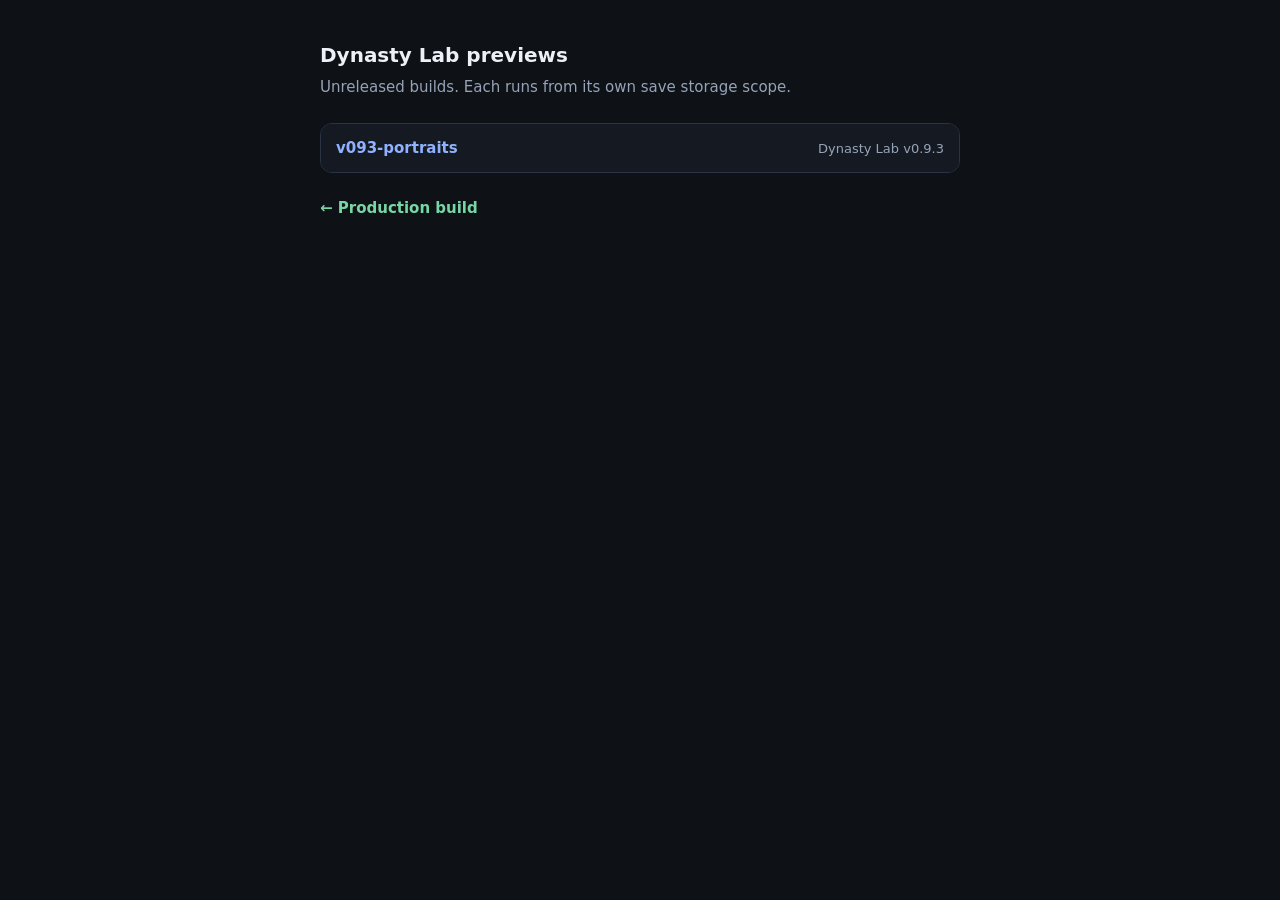
<file: preview/index.html>
<!doctype html><html lang="en"><head><meta charset="utf-8">
<meta name="viewport" content="width=device-width,initial-scale=1">
<title>Dynasty Lab previews</title>
<style>
  :root{color-scheme:dark}
  body{margin:0;background:#0e1116;color:#edf1f7;
       font:15px/1.5 ui-sans-serif,system-ui,-apple-system,"Segoe UI",sans-serif;
       padding:40px 24px;max-width:640px;margin-inline:auto}
  h1{font-size:20px;margin:0 0 6px}
  p{color:#96a3b7;margin:0 0 24px}
  ul{list-style:none;padding:0;margin:0;border:1px solid #2a3444;border-radius:12px;overflow:hidden}
  li{display:flex;justify-content:space-between;gap:16px;align-items:baseline;
     padding:13px 15px;border-bottom:1px solid #2a3444;background:#151a22}
  li:last-child{border-bottom:0}
  a{color:#8fb1ff;text-decoration:none;font-weight:600}
  a:hover,a:focus{text-decoration:underline}
  span{color:#96a3b7;font-size:13px}
  .prod{display:inline-block;margin-top:24px;color:#77d6a3}
</style></head><body>
  <h1>Dynasty Lab previews</h1>
  <p>Unreleased builds. Each runs from its own save storage scope.</p>
  <ul>
    <li><a href="./v093-portraits/">v093-portraits</a> <span>Dynasty Lab v0.9.3</span></li>
  </ul>
  <a class="prod" href="../">← Production build</a>
</body></html>
</file>
